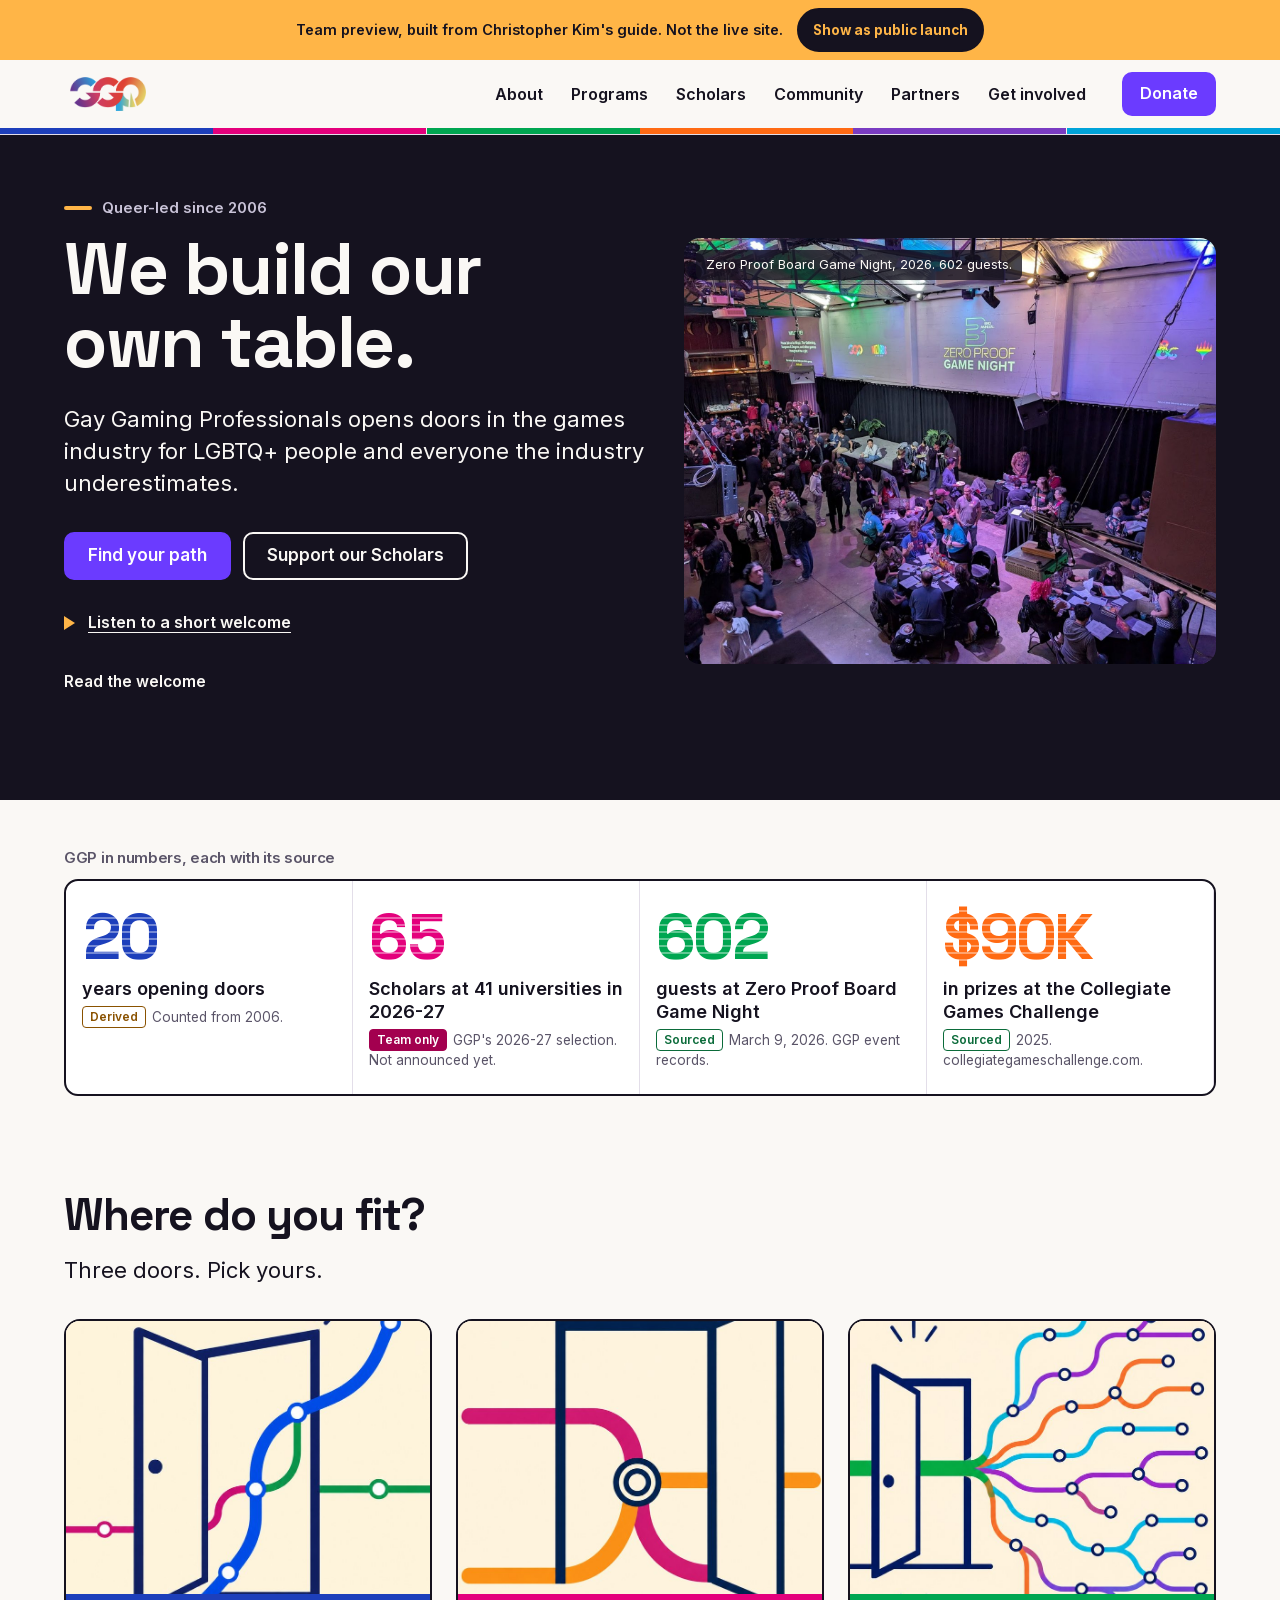
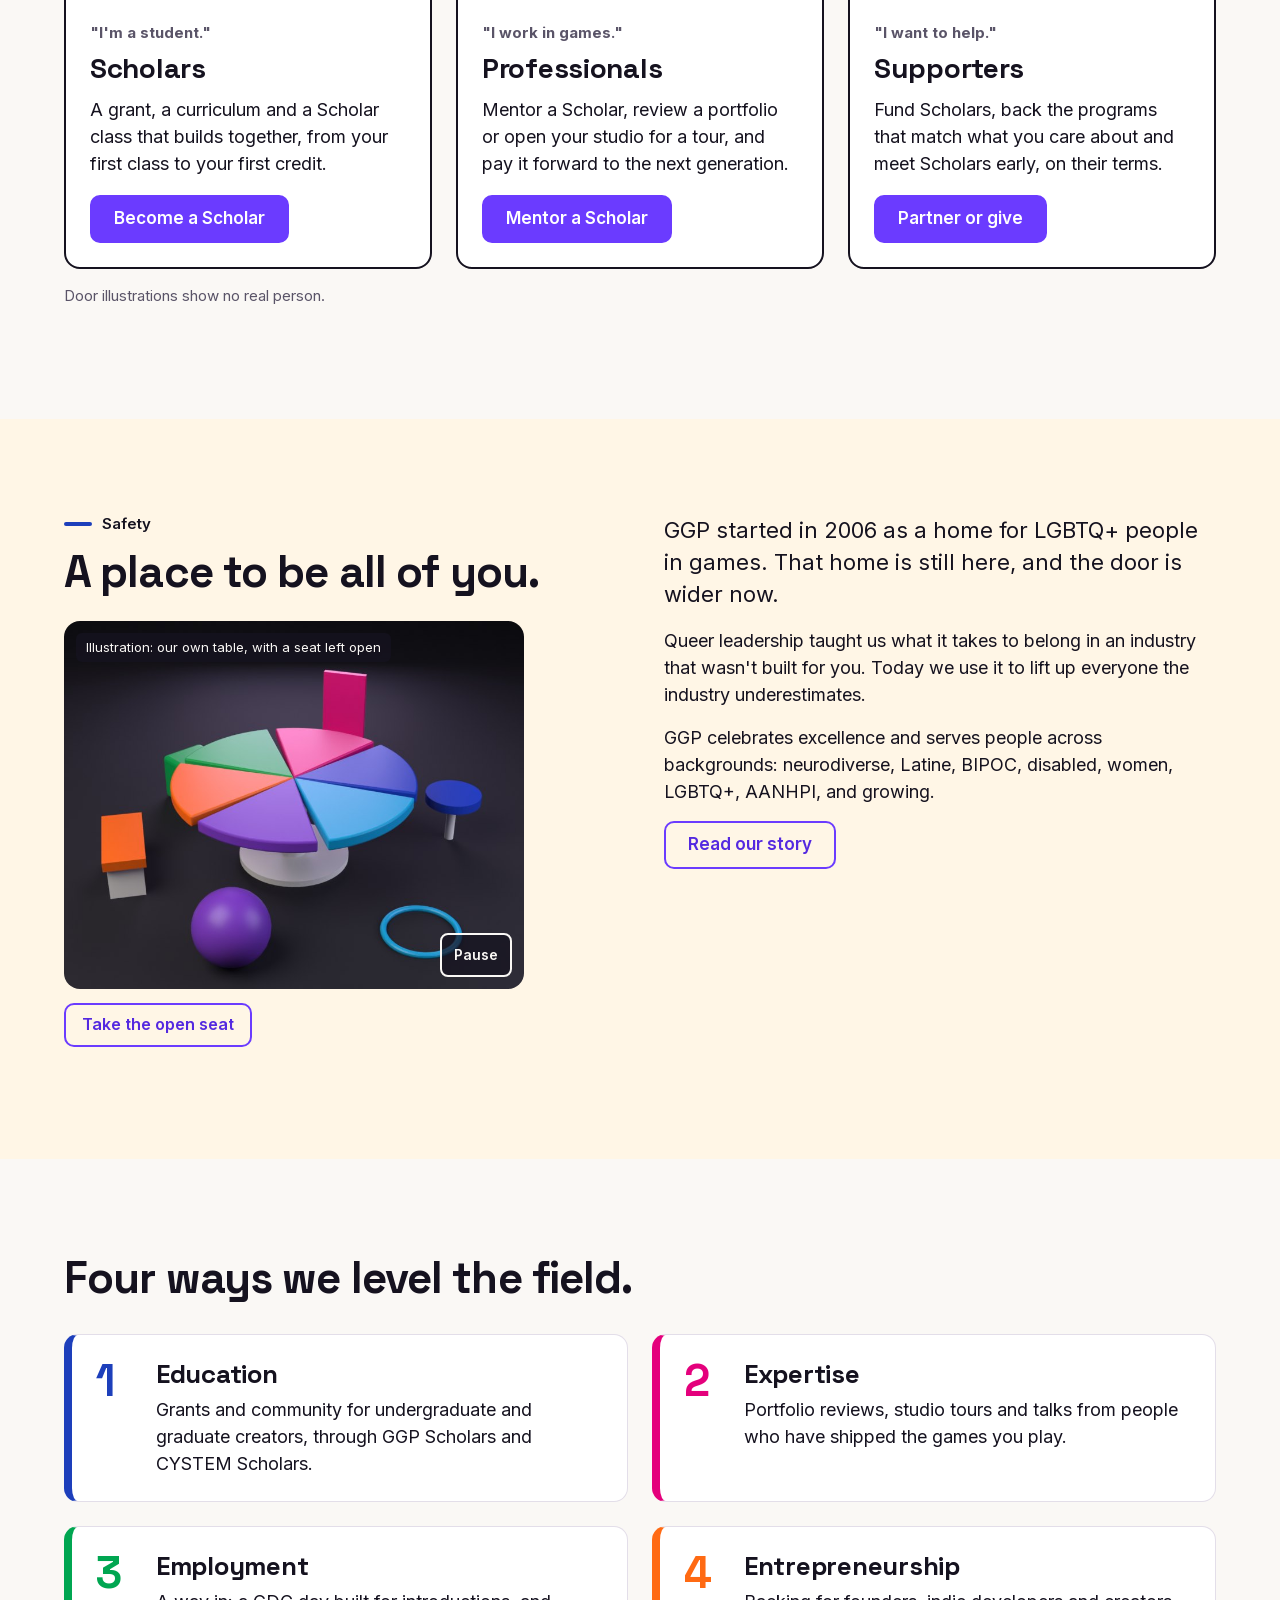
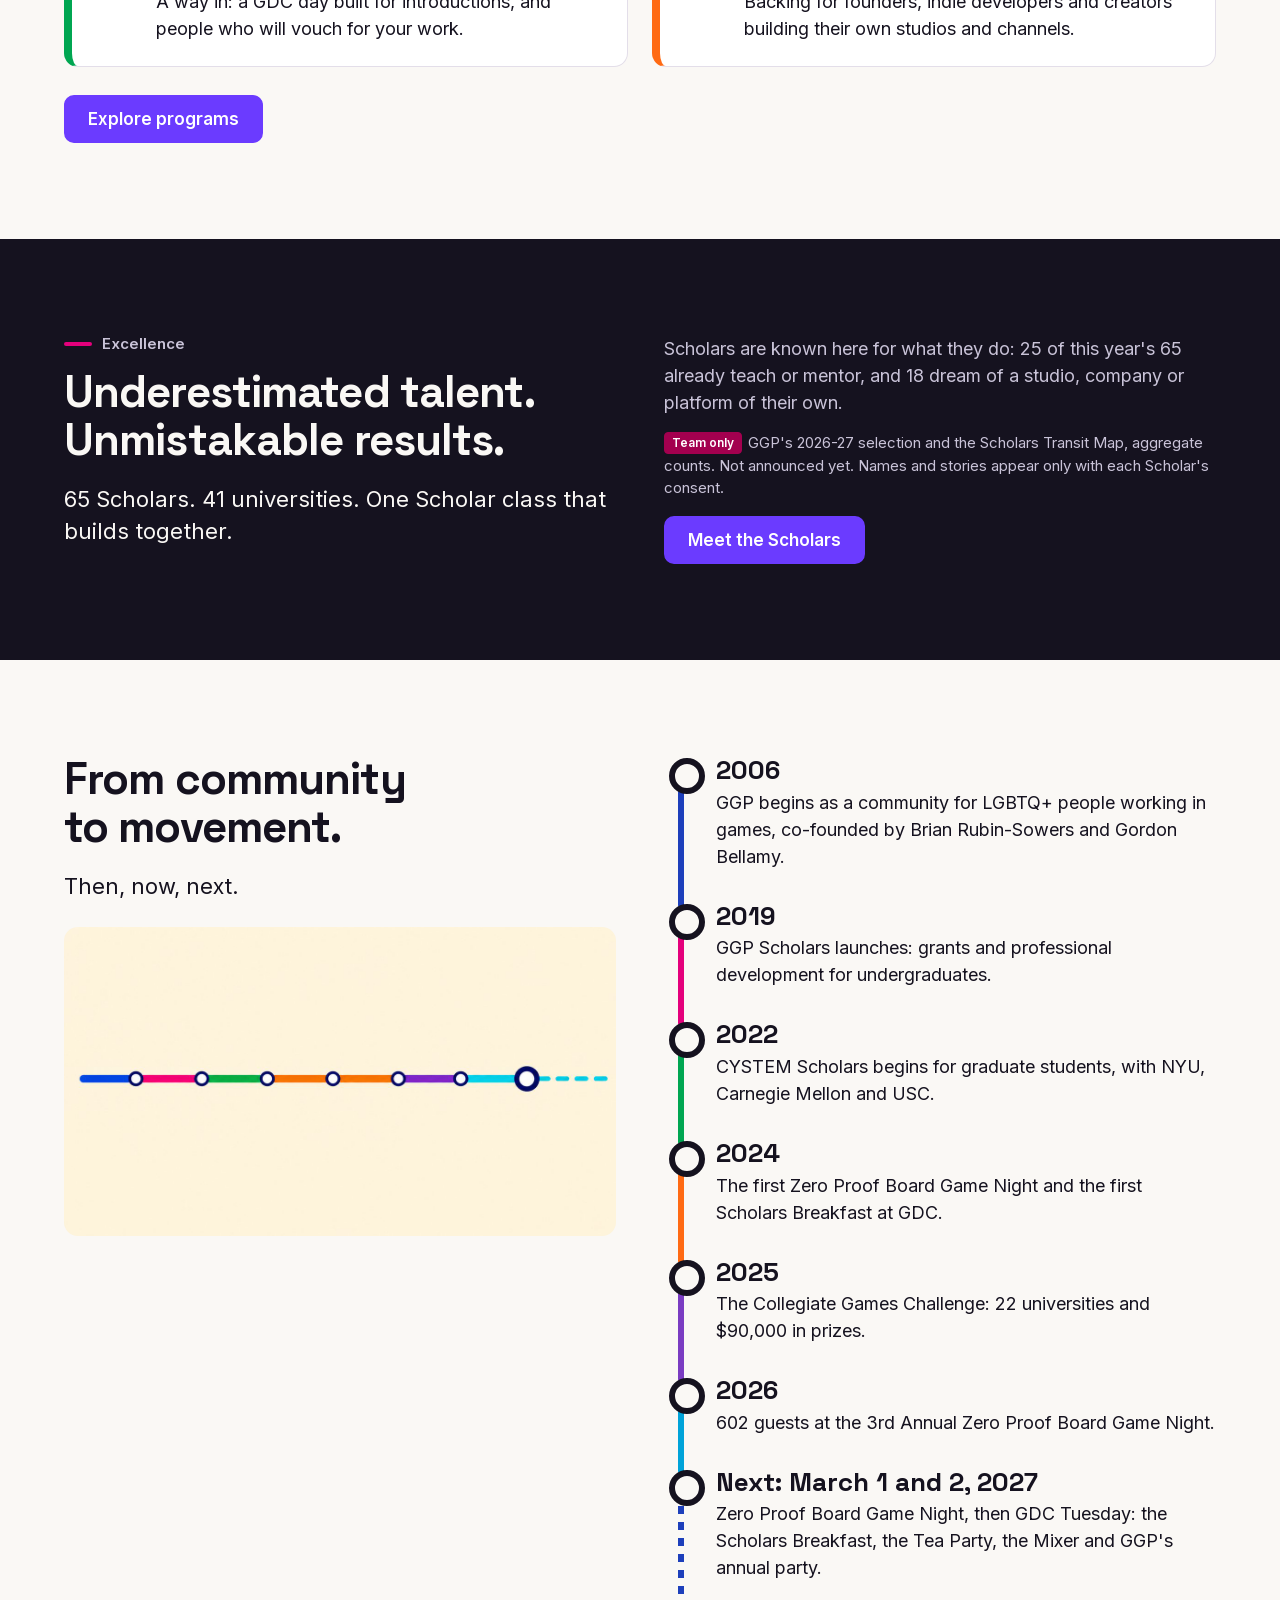
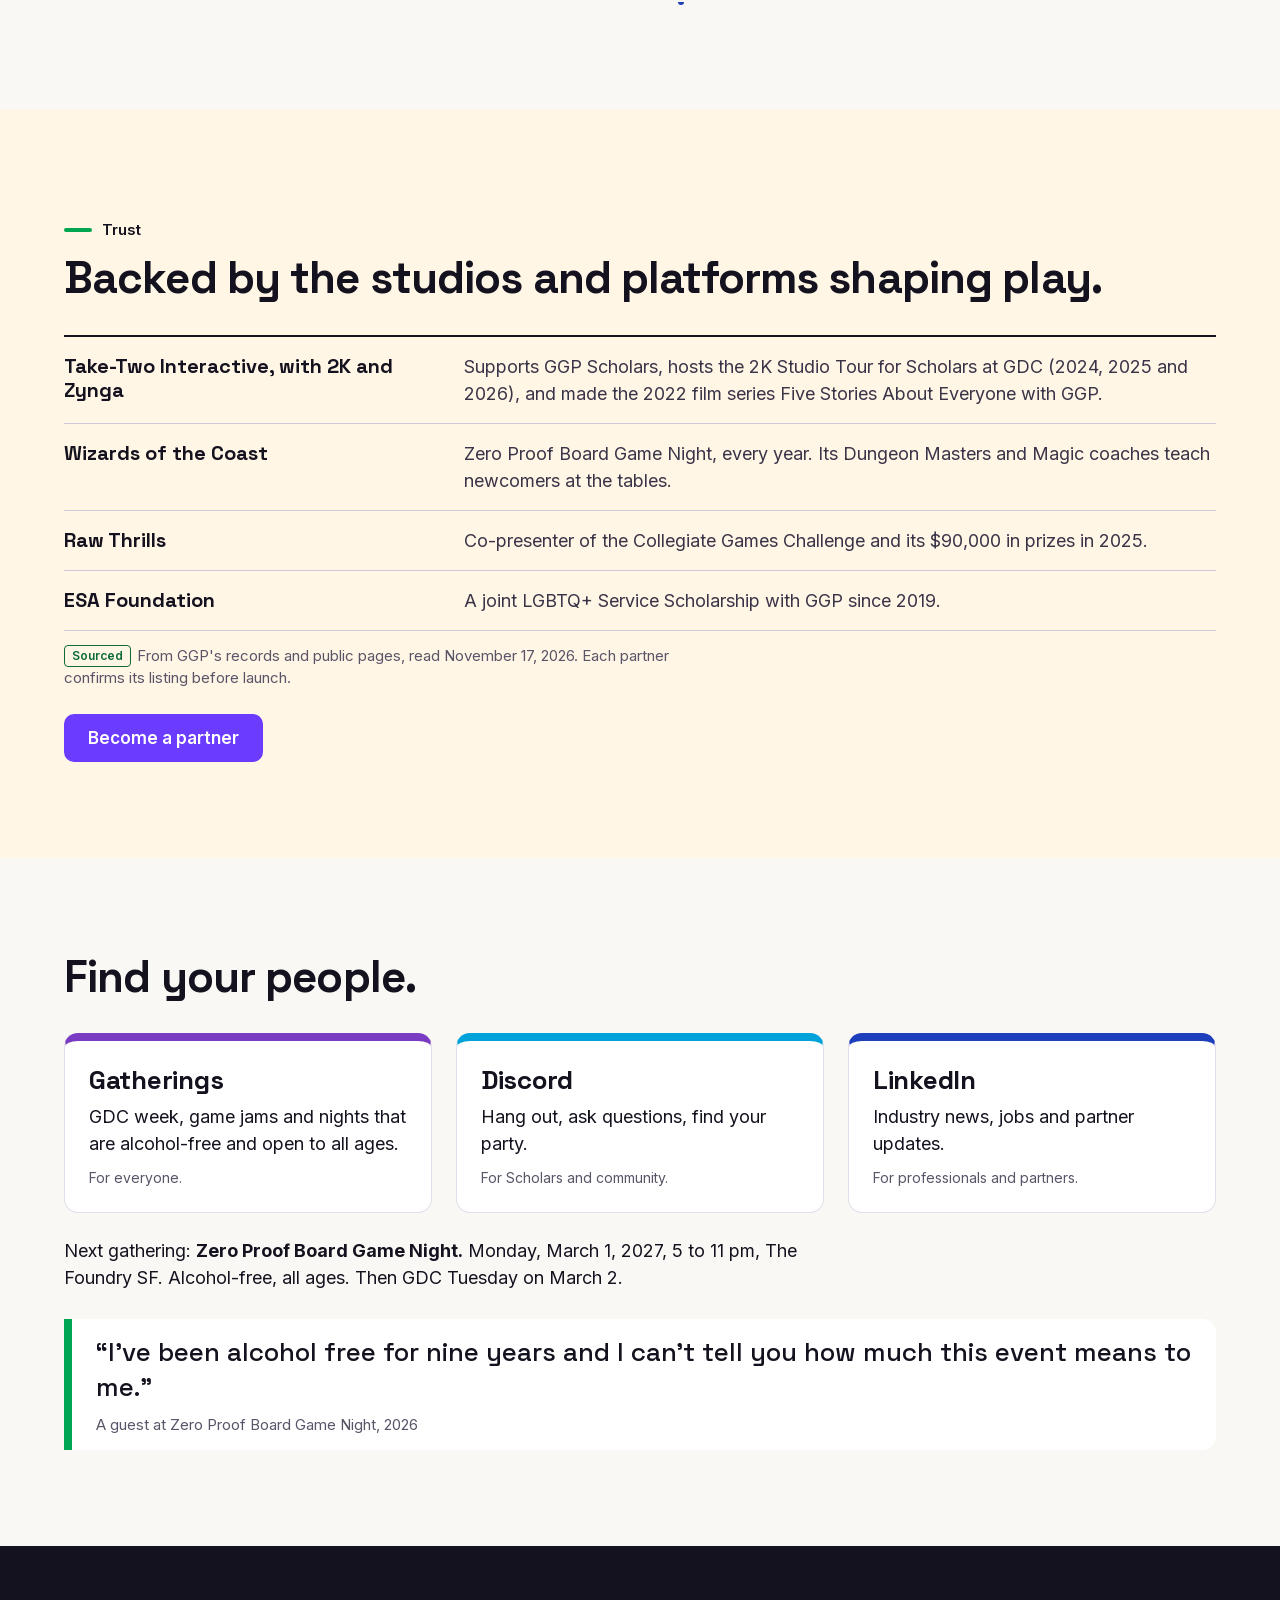
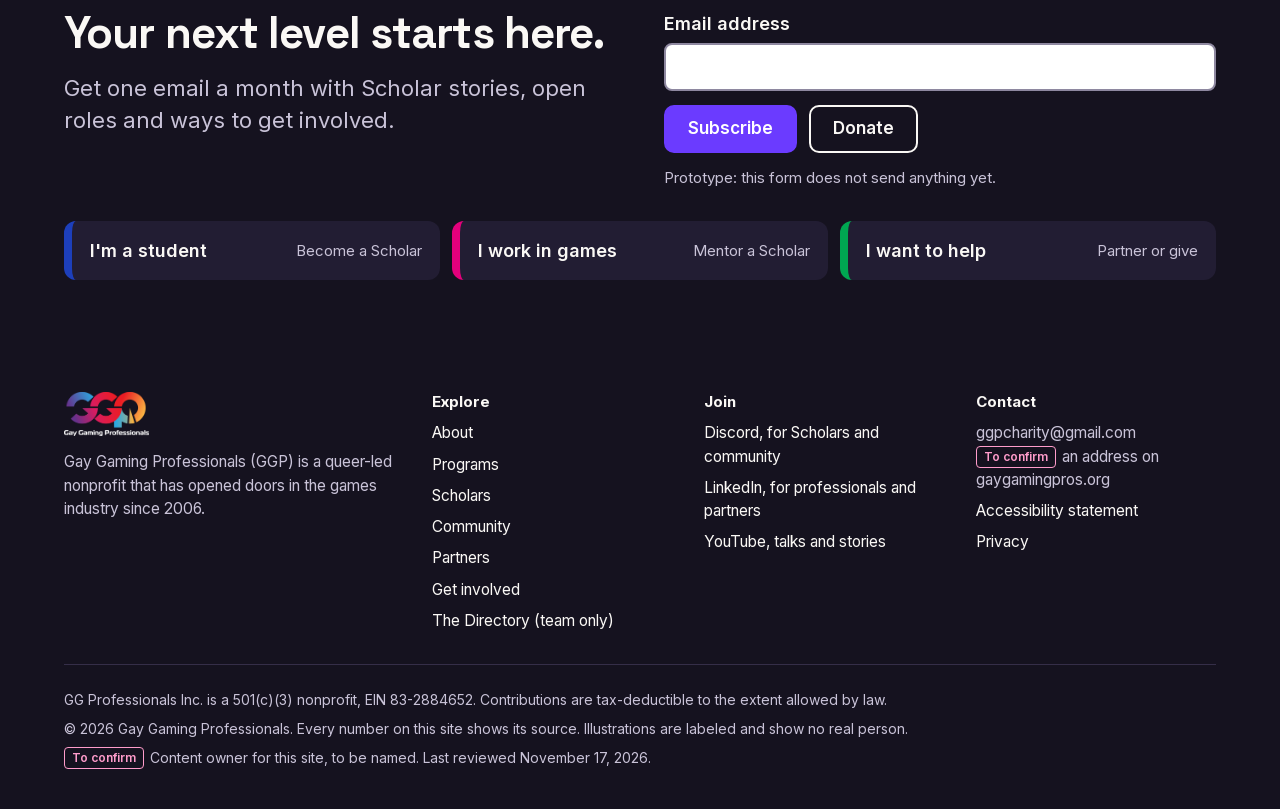
<file: index.html>
<!doctype html>
<!-- STYLE: Transit lines and a shared table. Ink, paper and electric violet from Christopher Kim's guide; the pride spectrum drawn only as six route lines; Space Grotesk display with lined numerals, Inter body; lines for people, cards for programs; one 3D table with six different seats and one left open | WHY: the guide asks for a confident games brand that happens to be a nonprofit, one family with the Scholars Transit Map and the Directory, with real structure a visitor can follow in one glance | ALT: photo-led nonprofit template with a rainbow gradient hero, which the guide rules out (no stock, pride as a signature and not wallpaper) -->
<html lang="en" class="no-js"><head><meta charset="utf-8"><meta name="viewport" content="width=device-width,initial-scale=1">
<title>Gay Gaming Professionals (GGP)</title><meta name="description" content="Gay Gaming Professionals opens doors in the games industry for LGBTQ+ people and everyone the industry underestimates."><meta name="robots" content="noindex,nofollow"><meta name="theme-color" content="#15121F">
<link rel="preload" href="a/SpaceGrotesk.woff2" as="font" type="font/woff2" crossorigin><link rel="preload" href="a/Inter.woff2" as="font" type="font/woff2" crossorigin>
<link rel="stylesheet" href="a/site.css"></head><body>
<a class="skip" href="#main">Skip to content</a>
<div class="preview"><div class="w"><span>Team preview, built from Christopher Kim's guide. Not the live site.</span> <button type="button" id="viewsw" class="vsw" aria-pressed="false">Show as public launch</button></div></div>
<header class="hdr"><div class="w"><a class="logo" href="index.html" aria-label="Gay Gaming Professionals, home"><img src="a/ggp-logo.png" alt="" width="88" height="40"></a>
<nav class="nav" aria-label="Main"><a href="about.html">About</a><a href="programs.html">Programs</a><a href="scholars.html">Scholars</a><a href="community.html">Community</a><a href="partners.html">Partners</a><a href="get-involved.html">Get involved</a></nav>
<a class="btn sm donate" href="get-involved.html#donate">Donate</a>
<button class="menu" id="menu" aria-expanded="false" aria-controls="drawer">Menu</button></div>
<nav class="drawer" id="drawer" aria-label="Main, mobile"><a href="about.html">About</a><a href="programs.html">Programs</a><a href="scholars.html">Scholars</a><a href="community.html">Community</a><a href="partners.html">Partners</a><a href="get-involved.html">Get involved</a></nav><div class="spectrum" aria-hidden="true"><i></i><i></i><i></i><i></i><i></i><i></i></div></header>
<div class="rail" aria-hidden="true"><i></i></div>
<main id="main">
<section class="hero ink"><div class="w"><div class="g"><div>
<p class="eyebrow" style="--line:var(--amber)">Queer-led since 2006</p>
<h1>We build our own table.</h1>
<p class="lede">Gay Gaming Professionals opens doors in the games industry for LGBTQ+ people and everyone the industry underestimates.</p>
<div class="row"><a class="btn" href="#doors">Find your path</a><a class="btn o" href="get-involved.html#donate">Support our Scholars</a></div>
<p style="margin-top:20px"><button class="linkbtn" id="listen" type="button">Listen to a short welcome</button></p><audio id="welcome" src="a/welcome.mp3" preload="none"></audio><details class="tr"><summary>Read the welcome</summary><p>Welcome to Gay Gaming Professionals. We are a queer-led nonprofit, and we have been opening doors in the games industry since 2006. We began by building a home for LGBTQ+ people in games. Today, that leadership lifts up everyone the industry underestimates. Whether you are a student, a working professional, or someone who wants to help, there is a seat for you. We build our own table. Pull up a chair.</p></details>
</div><figure class="stage"><img src="a/ph_room.jpg" alt="A large hall full of people playing board games at long tables under colored lights, with a Zero Proof Game Night sign on the wall." width="1600" height="1200"><figcaption class="cap">Zero Proof Board Game Night, 2026. 602 guests.</figcaption></figure></div></div></div></section>

<section aria-labelledby="hudh" style="padding-top:48px;padding-bottom:0"><div class="w"><h2 id="hudh" class="small" style="font:600 15px var(--body);color:var(--muted);margin-bottom:12px">GGP in numbers, each with its source</h2><div class="hud"><div class="stat" style="--c:var(--blue)"><b>20</b><span>years opening doors</span><small><span class="tagk d">Derived</span>Counted from 2006.</small></div><div class="stat team" style="--c:var(--magenta)"><b>65</b><span>Scholars at 41 universities in 2026-27</span><small><span class="tagk t">Team only</span>GGP&#x27;s 2026-27 selection. Not announced yet.</small></div><div class="stat pub" style="--c:var(--magenta)"><b>8th</b><span>year of GGP Scholars</span><small><span class="tagk s">Sourced</span>Launched 2019. GGP Vision 2026-27.</small></div><div class="stat" style="--c:var(--green)"><b>602</b><span>guests at Zero Proof Board Game Night</span><small><span class="tagk s">Sourced</span>March 9, 2026. GGP event records.</small></div><div class="stat" style="--c:var(--orange)"><b>$90K</b><span>in prizes at the Collegiate Games Challenge</span><small><span class="tagk s">Sourced</span>2025. collegiategameschallenge.com.</small></div></div></div></section>

<section id="doors" aria-labelledby="doorsh"><div class="w"><div class="head"><h2 id="doorsh">Where do you fit?</h2><p class="lede">Three doors. Pick yours.</p></div>
<div class="doors">
<article class="door l1 rv"><img src="a/door_scholars.jpg" alt="" width="800" height="1000"><div class="b"><p class="q">"I'm a student."</p><h3>Scholars</h3><p>A grant, a curriculum and a Scholar class that builds together, from your first class to your first credit.</p><a class="btn" href="scholars.html#apply">Become a Scholar</a></div></article>
<article class="door l2 rv"><img src="a/door_pros.jpg" alt="" width="800" height="1000"><div class="b"><p class="q">"I work in games."</p><h3>Professionals</h3><p>Mentor a Scholar, review a portfolio or open your studio for a tour, and pay it forward to the next generation.</p><a class="btn" href="community.html#mentor">Mentor a Scholar</a></div></article>
<article class="door l3 rv"><img src="a/door_supporters.jpg" alt="" width="800" height="1000"><div class="b"><p class="q">"I want to help."</p><h3>Supporters</h3><p>Fund Scholars, back the programs that match what you care about and meet Scholars early, on their terms.</p><a class="btn" href="get-involved.html#donate">Partner or give</a></div></article>
</div><p class="small" style="margin-top:16px">Door illustrations show no real person.</p></div></section>

<section class="cream" aria-labelledby="whyh"><div class="w two"><div><p class="eyebrow" style="--line:var(--blue)">Safety</p><h2 id="whyh">A place to be all of you.</h2><div class="stage tb" style="margin-top:24px"><video id="loop" autoplay muted loop playsinline poster="a/table.jpg" aria-label="A round table whose top is six colored sections, with five different seats around it and one place left open."><source src="a/table.mp4" type="video/mp4"></video><span class="cap">Illustration: our own table, with a seat left open</span><button class="pause" id="pause" type="button">Pause</button></div><p style="margin-top:14px"><a class="btn o sm" id="seat" href="#doors">Take the open seat</a></p></div>
<div><p class="lede">GGP started in 2006 as a home for LGBTQ+ people in games. That home is still here, and the door is wider now.</p><p>Queer leadership taught us what it takes to belong in an industry that wasn't built for you. Today we use it to lift up everyone the industry underestimates.</p><p>GGP celebrates excellence and serves people across backgrounds: neurodiverse, Latine, BIPOC, disabled, women, LGBTQ+, AANHPI, and growing.</p><a class="btn o" href="about.html">Read our story</a></div></div></section>

<section aria-labelledby="esh"><div class="w"><div class="head"><h2 id="esh">Four ways we level the field.</h2></div><div class="grid es"><a class="e l1 rv" href="education.html"><span class="n" aria-hidden="true">1</span><span><h3>Education</h3><p>Grants and community for undergraduate and graduate creators, through GGP Scholars and CYSTEM Scholars.</p></span></a><a class="e l2 rv" href="expertise.html"><span class="n" aria-hidden="true">2</span><span><h3>Expertise</h3><p>Portfolio reviews, studio tours and talks from people who have shipped the games you play.</p></span></a><a class="e l3 rv" href="employment.html"><span class="n" aria-hidden="true">3</span><span><h3>Employment</h3><p>A way in: a GDC day built for introductions, and people who will vouch for your work.</p></span></a><a class="e l4 rv" href="entrepreneurship.html"><span class="n" aria-hidden="true">4</span><span><h3>Entrepreneurship</h3><p>Backing for founders, indie developers and creators building their own studios and channels.</p></span></a></div><div class="row" style="margin-top:28px"><a class="btn" href="programs.html">Explore programs</a></div></div></section>

<section class="ink" aria-labelledby="exh"><div class="w two"><div><p class="eyebrow" style="--line:var(--magenta)">Excellence</p><h2 id="exh">Underestimated talent. Unmistakable results.</h2><p class="lede team" style="margin-top:20px">65 Scholars. 41 universities. One Scholar class that builds together.</p><p class="lede pub" style="margin-top:20px">Two programs. One Scholar class that builds together.</p></div>
<div><p class="team">Scholars are known here for what they do: 25 of this year's 65 already teach or mentor, and 18 dream of a studio, company or platform of their own.</p><p class="pub">Scholars are known here for what they do: the games they make, the clubs they run and the younger students they teach.</p><p class="small team" style="color:var(--onink-m)"><span class="tagk t">Team only</span>GGP's 2026-27 selection and the Scholars Transit Map, aggregate counts. Not announced yet. Names and stories appear only with each Scholar's consent.</p><a class="btn" href="scholars.html">Meet the Scholars</a></div></div></section>

<section aria-labelledby="tlh"><div class="w two"><div><h2 id="tlh">From community to movement.</h2><p class="lede" style="margin-top:20px">Then, now, next.</p><img src="a/route.jpg" alt="" width="1200" height="672" loading="lazy" style="border-radius:14px;margin-top:24px"></div><ol class="route draw"><li class="l1"><b>2006</b><span>GGP begins as a community for LGBTQ+ people working in games, co-founded by Brian Rubin-Sowers and Gordon Bellamy.</span></li><li class="l2"><b>2019</b><span>GGP Scholars launches: grants and professional development for undergraduates.</span></li><li class="l3"><b>2022</b><span>CYSTEM Scholars begins for graduate students, with NYU, Carnegie Mellon and USC.</span></li><li class="l4"><b>2024</b><span>The first Zero Proof Board Game Night and the first Scholars Breakfast at GDC.</span></li><li class="l5"><b>2025</b><span>The Collegiate Games Challenge: 22 universities and $90,000 in prizes.</span></li><li class="l6"><b>2026</b><span>602 guests at the 3rd Annual Zero Proof Board Game Night.</span></li><li class="l1"><b>Next: March 1 and 2, 2027</b><span>Zero Proof Board Game Night, then GDC Tuesday: the Scholars Breakfast, the Tea Party, the Mixer and GGP's annual party.</span></li></ol></div></section>

<section class="cream" aria-labelledby="trh"><div class="w"><div class="head"><p class="eyebrow" style="--line:var(--green)">Trust</p><h2 id="trh">Backed by the studios and platforms shaping play.</h2></div>
<ul class="made"><li><b>Take-Two Interactive, with 2K and Zynga</b><span>Supports GGP Scholars, hosts the 2K Studio Tour for Scholars at GDC (2024, 2025 and 2026), and made the 2022 film series Five Stories About Everyone with GGP.</span></li><li><b>Wizards of the Coast</b><span>Zero Proof Board Game Night, every year. Its Dungeon Masters and Magic coaches teach newcomers at the tables.</span></li><li><b>Raw Thrills</b><span>Co-presenter of the Collegiate Games Challenge and its $90,000 in prizes in 2025.</span></li><li><b>ESA Foundation</b><span>A joint LGBTQ+ Service Scholarship with GGP since 2019.</span></li></ul><p class="small" style="margin-top:14px"><span class="tagk s">Sourced</span>From GGP&#x27;s records and public pages, read November 17, 2026. Each partner confirms its listing before launch.</p>
<div class="row" style="margin-top:24px"><a class="btn" href="partners.html">Become a partner</a></div></div></section>

<section aria-labelledby="comh"><div class="w"><div class="head"><h2 id="comh">Find your people.</h2></div><div class="cards c3">
<a class="tile l5 rv" href="community.html"><h3>Gatherings</h3><p>GDC week, game jams and nights that are alcohol-free and open to all ages.</p><p class="for">For everyone.</p></a>
<a class="tile l6 rv" href="https://discord.gg/Cm4zwU7PJN"><h3>Discord</h3><p>Hang out, ask questions, find your party.</p><p class="for">For Scholars and community.</p></a>
<a class="tile l1 rv" href="https://www.linkedin.com/company/gaygamingpros"><h3>LinkedIn</h3><p>Industry news, jobs and partner updates.</p><p class="for">For professionals and partners.</p></a></div>
<p style="margin-top:24px">Next gathering: <b>Zero Proof Board Game Night.</b> Monday, March 1, 2027, 5 to 11 pm, The Foundry SF. Alcohol-free, all ages. Then GDC Tuesday on March 2.</p><blockquote class="quote l3" style="margin-top:28px">&ldquo;I&#x27;ve been alcohol free for nine years and I can&#x27;t tell you how much this event means to me.&rdquo;<cite>A guest at Zero Proof Board Game Night, 2026</cite></blockquote></div></section>

<section class="band" aria-labelledby="nlh"><div class="w"><div class="two"><div><h2 id="nlh">Your next level starts here.</h2><p class="lede" style="margin-top:16px">Get one email a month with Scholar stories, open roles and ways to get involved.</p></div>
<form data-proto aria-describedby="pn1" aria-label="Newsletter"><label for="nl">Email address<input id="nl" type="email" autocomplete="email" required></label><div class="row"><button class="btn" type="submit" disabled>Subscribe</button><a class="btn o" href="get-involved.html#donate">Donate</a></div><p class="small proto" id="pn1">Prototype: this form does not send anything yet.</p></form></div>
<div class="mini"><a class="l1" href="scholars.html#apply">I'm a student <span>Become a Scholar</span></a><a class="l2" href="community.html#mentor">I work in games <span>Mentor a Scholar</span></a><a class="l3" href="get-involved.html#donate">I want to help <span>Partner or give</span></a></div></div></section></main>
<footer class="ftr"><div class="w"><div class="g">
<div><a class="logo" href="index.html" aria-label="Gay Gaming Professionals, home"><img src="a/ggp-logo-white.png" alt="" width="88" height="46"></a><p style="margin-top:14px;color:var(--onink-m)">Gay Gaming Professionals (GGP) is a queer-led nonprofit that has opened doors in the games industry since 2006.</p></div>
<div><h2>Explore</h2><ul><li><a href="about.html">About</a></li><li><a href="programs.html">Programs</a></li><li><a href="scholars.html">Scholars</a></li><li><a href="community.html">Community</a></li><li><a href="partners.html">Partners</a></li><li><a href="get-involved.html">Get involved</a></li><li class="team"><a href="directory.html">The Directory (team only)</a></li></ul></div>
<div><h2>Join</h2><ul><li><a href="https://discord.gg/Cm4zwU7PJN">Discord, for Scholars and community</a></li><li><a href="https://www.linkedin.com/company/gaygamingpros">LinkedIn, for professionals and partners</a></li><li><a href="https://www.youtube.com/@gaygamingpros">YouTube, talks and stories</a></li></ul></div>
<div><h2>Contact</h2><ul><li>ggpcharity@gmail.com<span class="team"> <span class="tagk c">To confirm</span>an address on gaygamingpros.org</span></li><li><a href="accessibility.html">Accessibility statement</a></li><li><a href="accessibility.html#privacy">Privacy</a></li></ul></div>
</div><div class="legal"><p>GG Professionals Inc. is a 501(c)(3) nonprofit, EIN 83-2884652. Contributions are tax-deductible to the extent allowed by law.</p><p>&copy; <span data-year>2026</span> Gay Gaming Professionals. Every number on this site shows its source. Illustrations are labeled and show no real person.</p><p class="team"><span class="tagk c">To confirm</span>Content owner for this site, to be named. Last reviewed November 17, 2026.</p></div></div></footer>
<script src="a/site.js"></script></body></html>
</file>
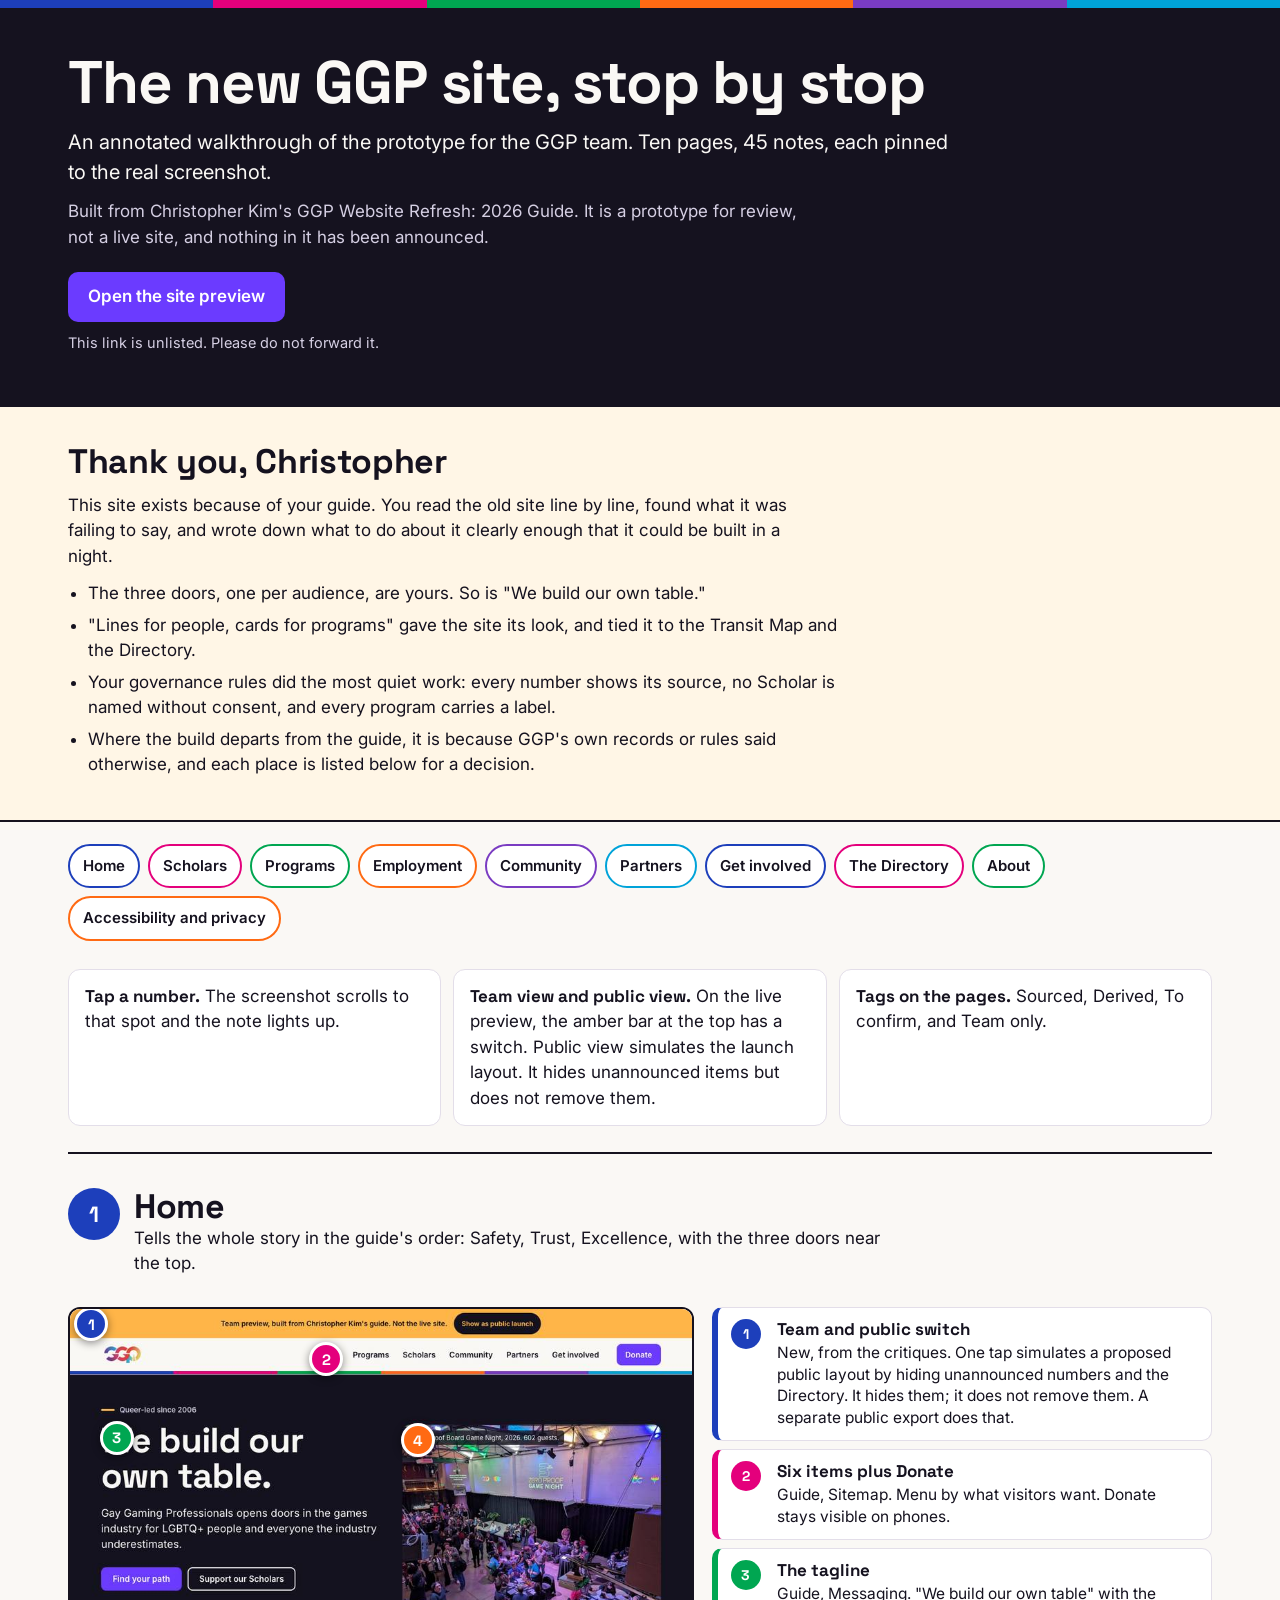
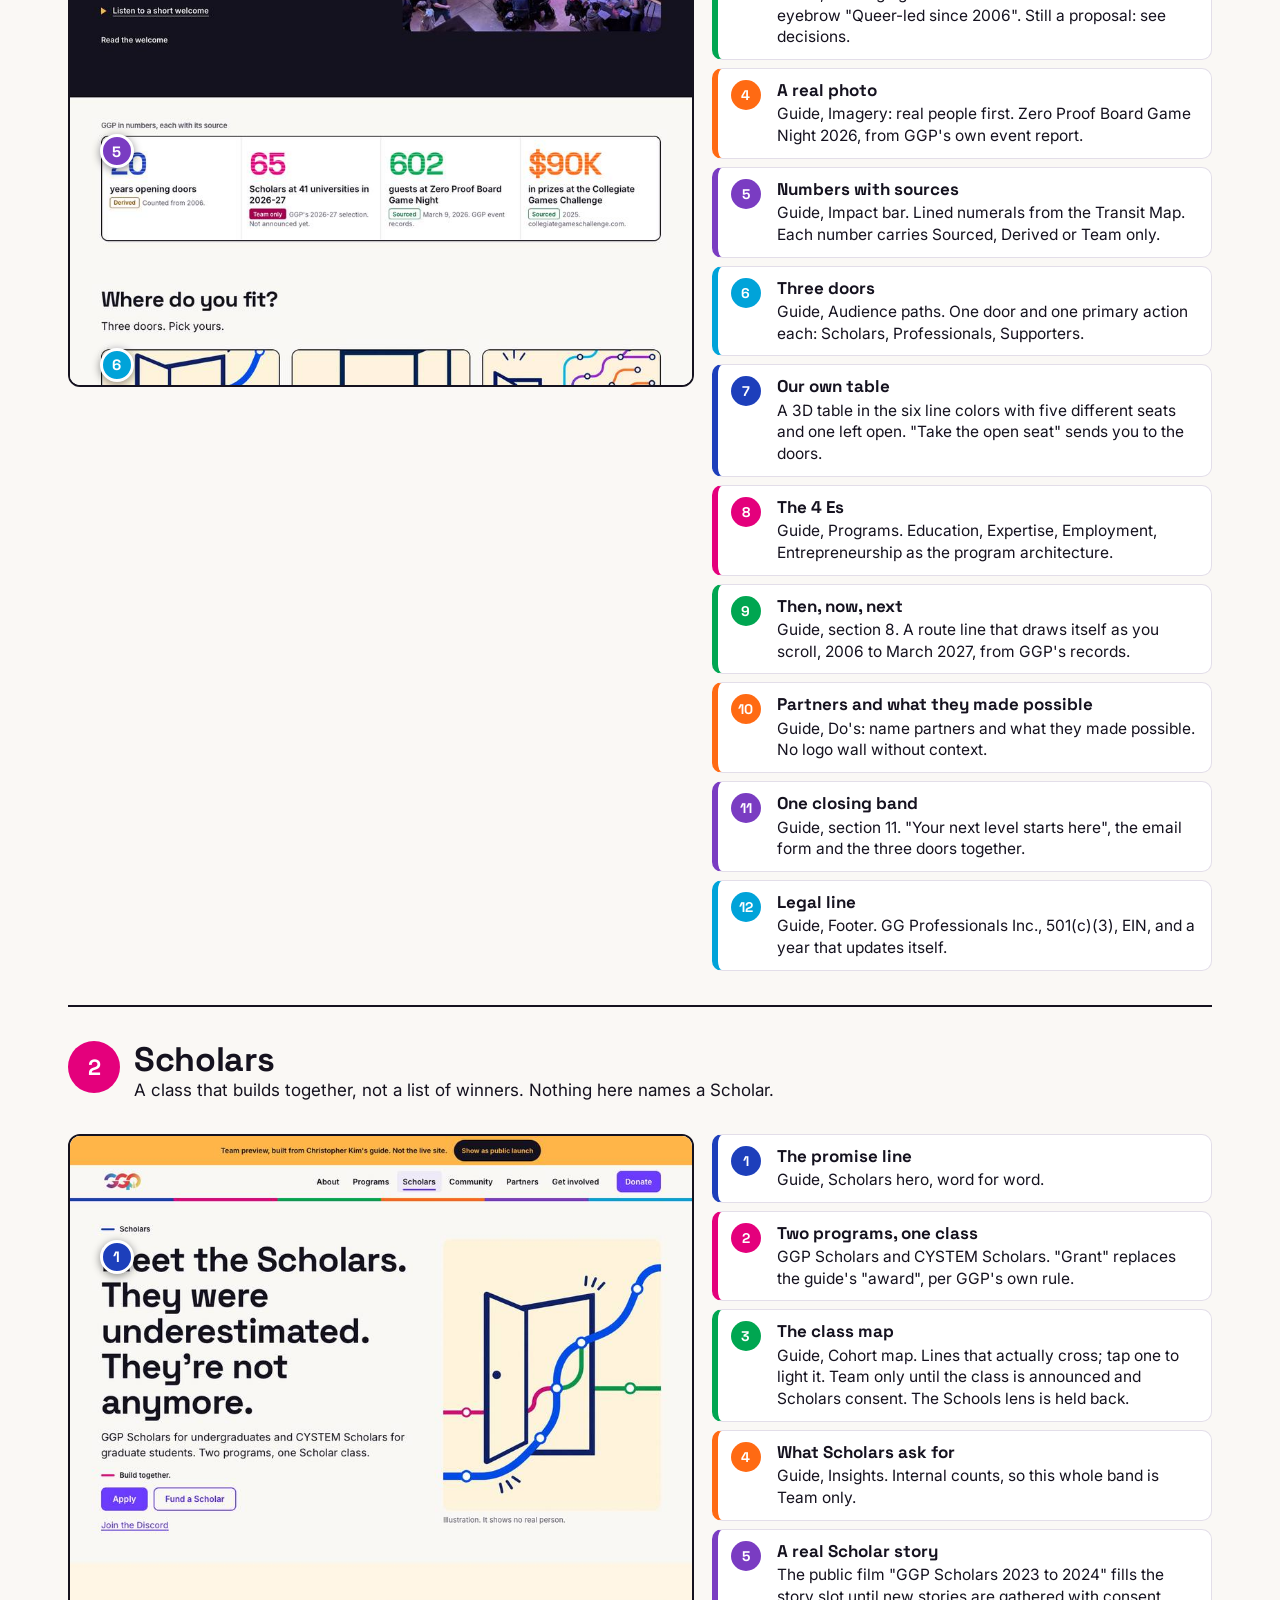
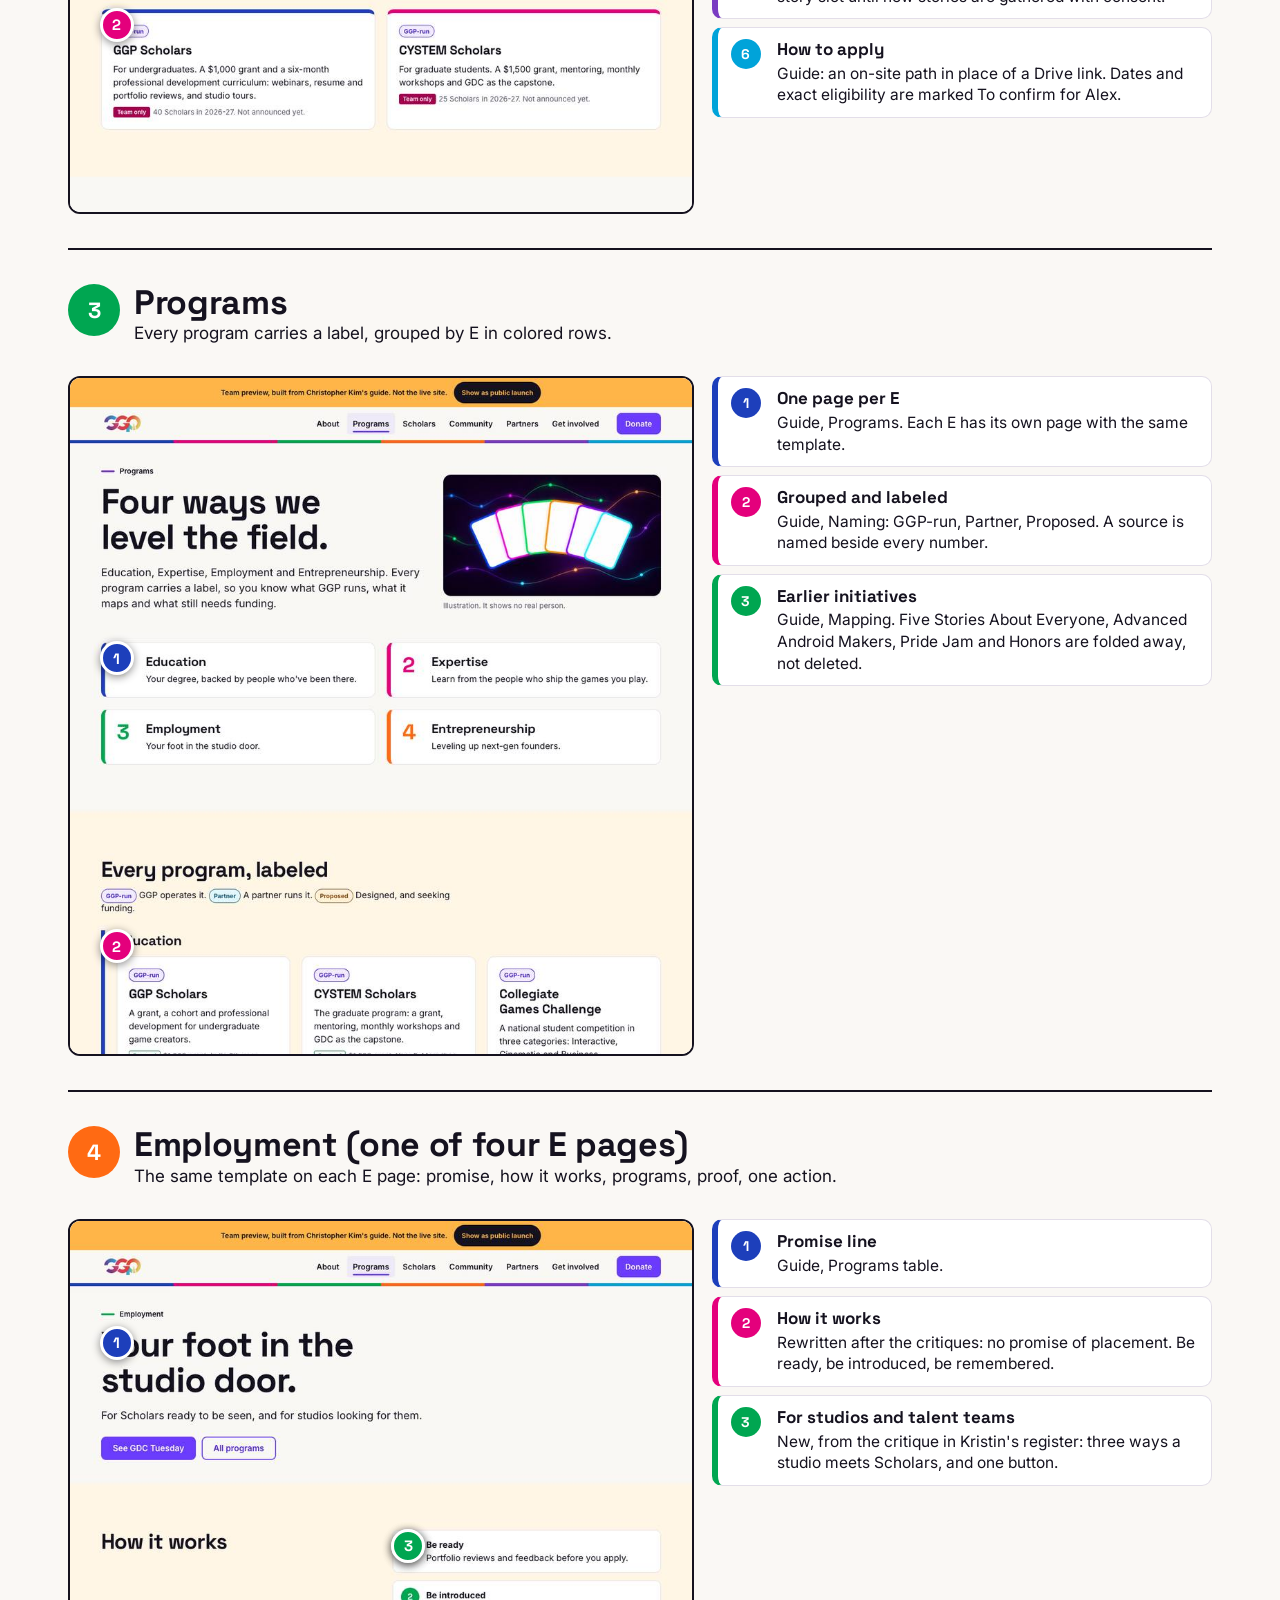
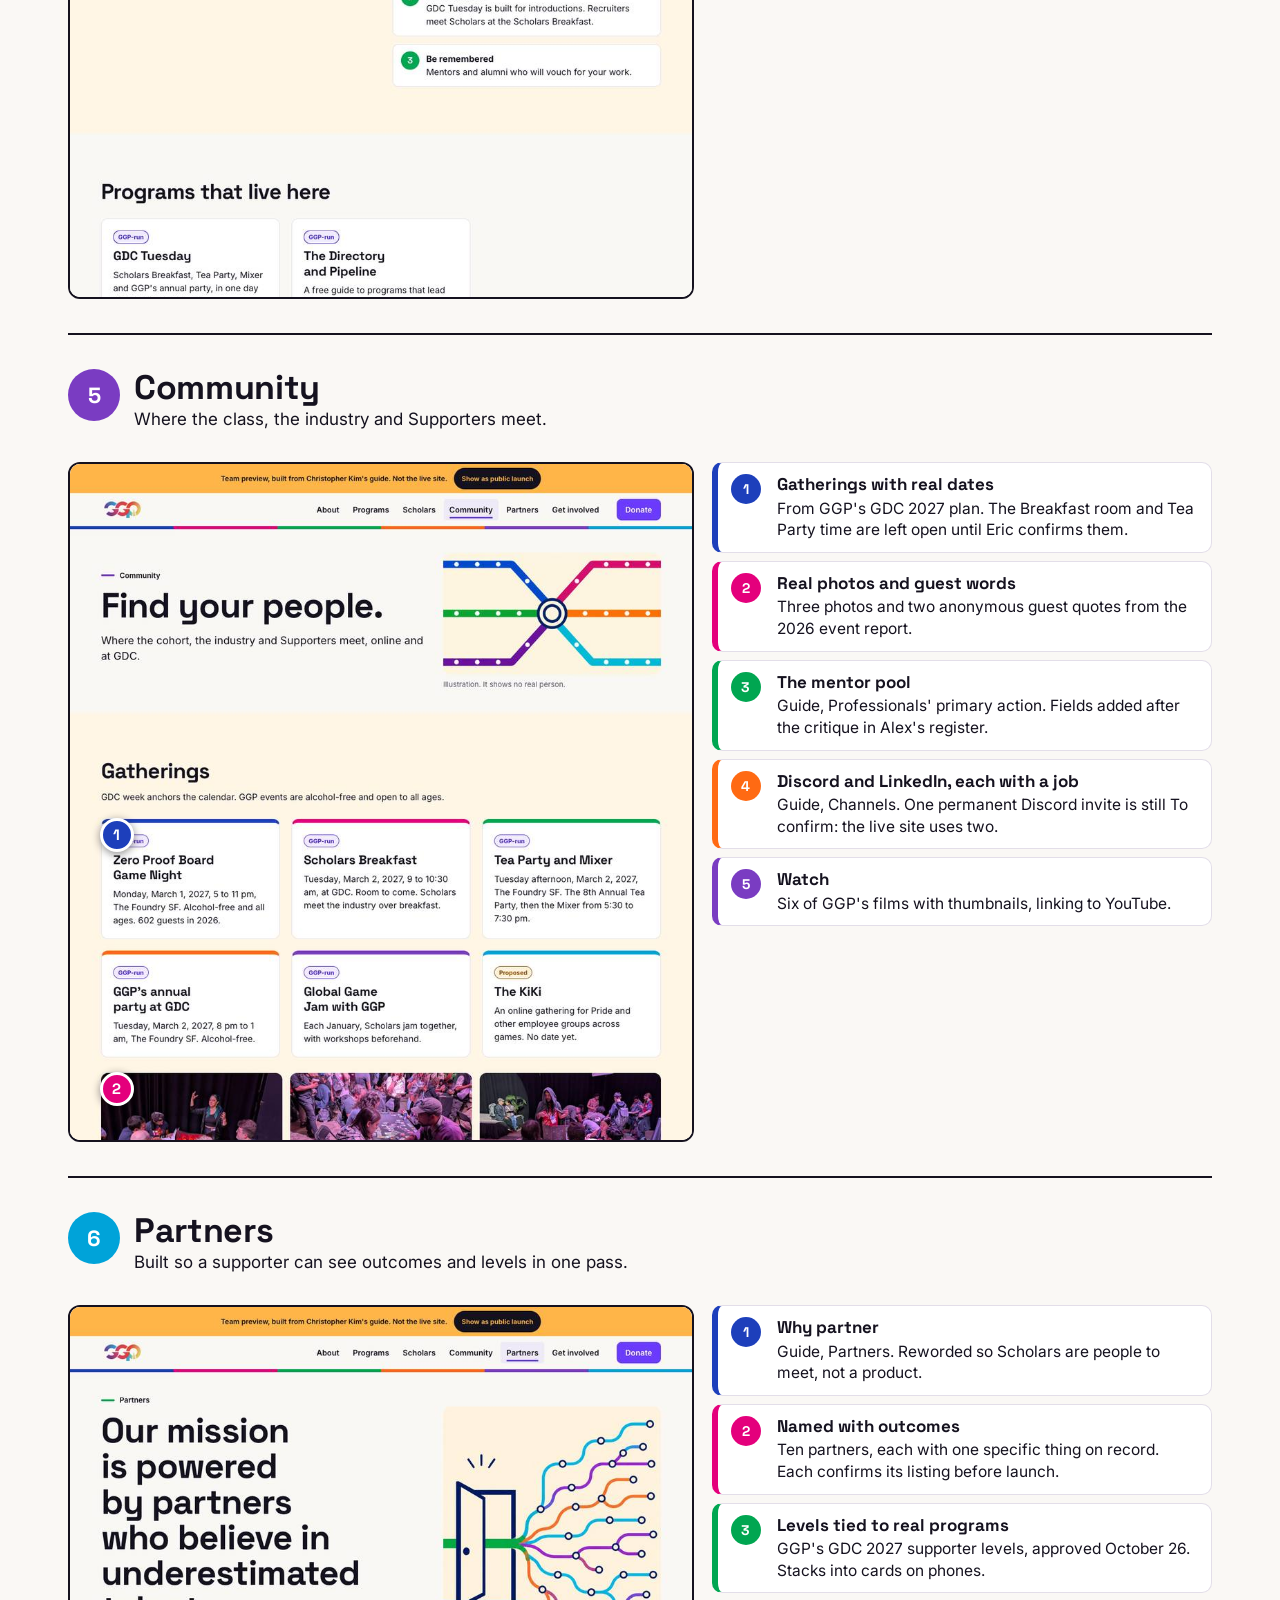
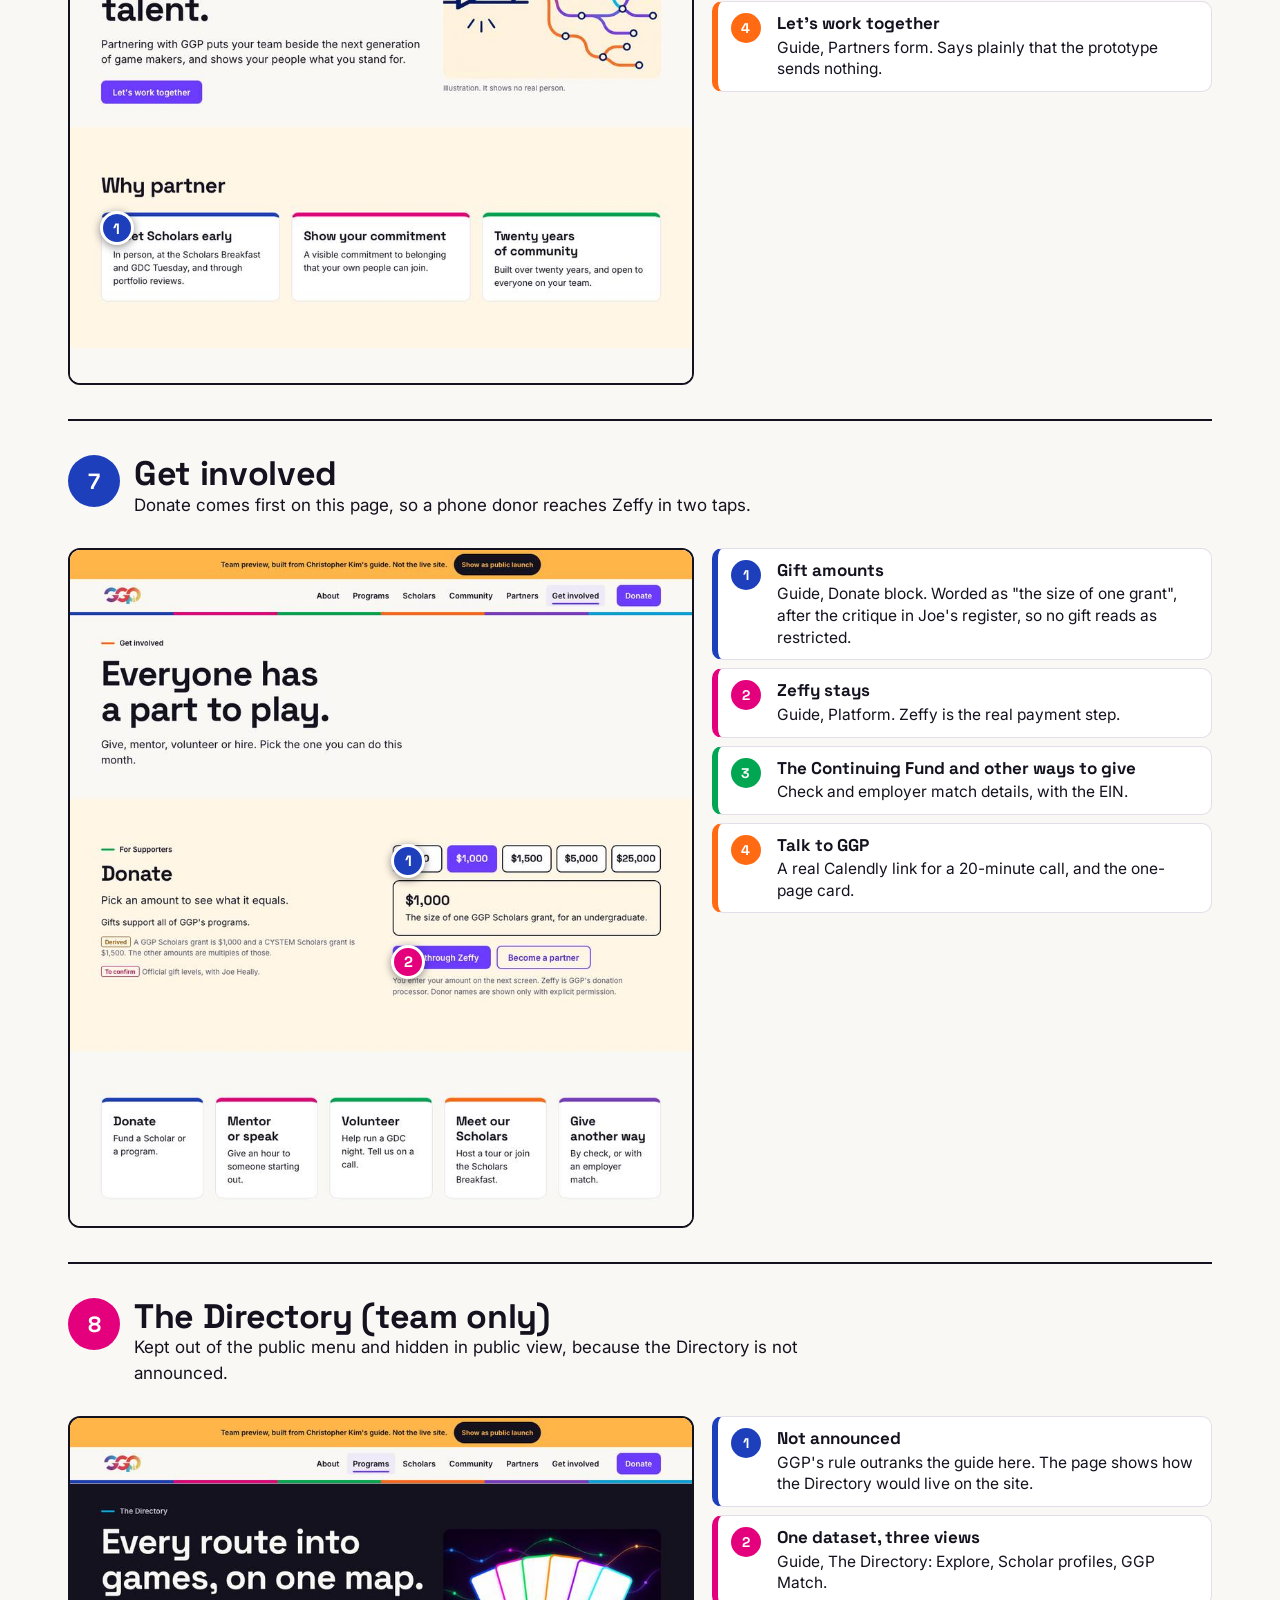
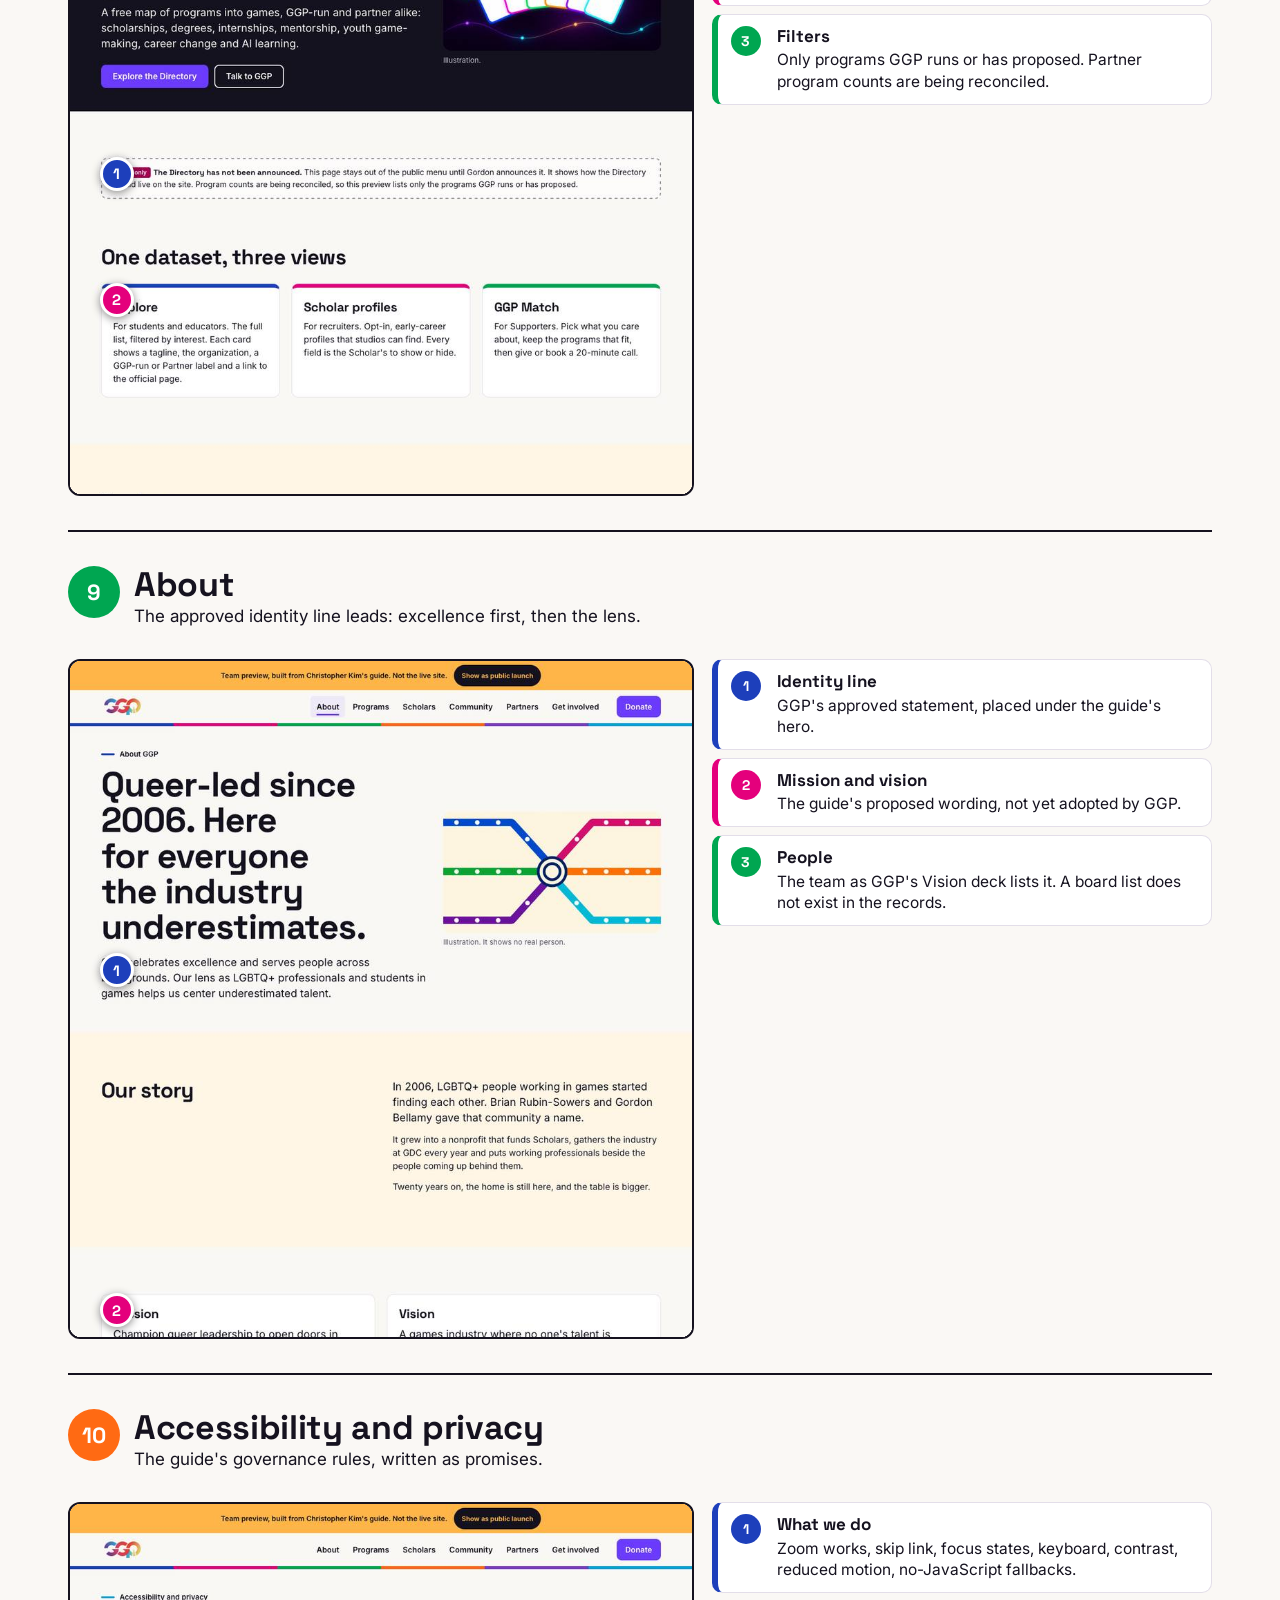
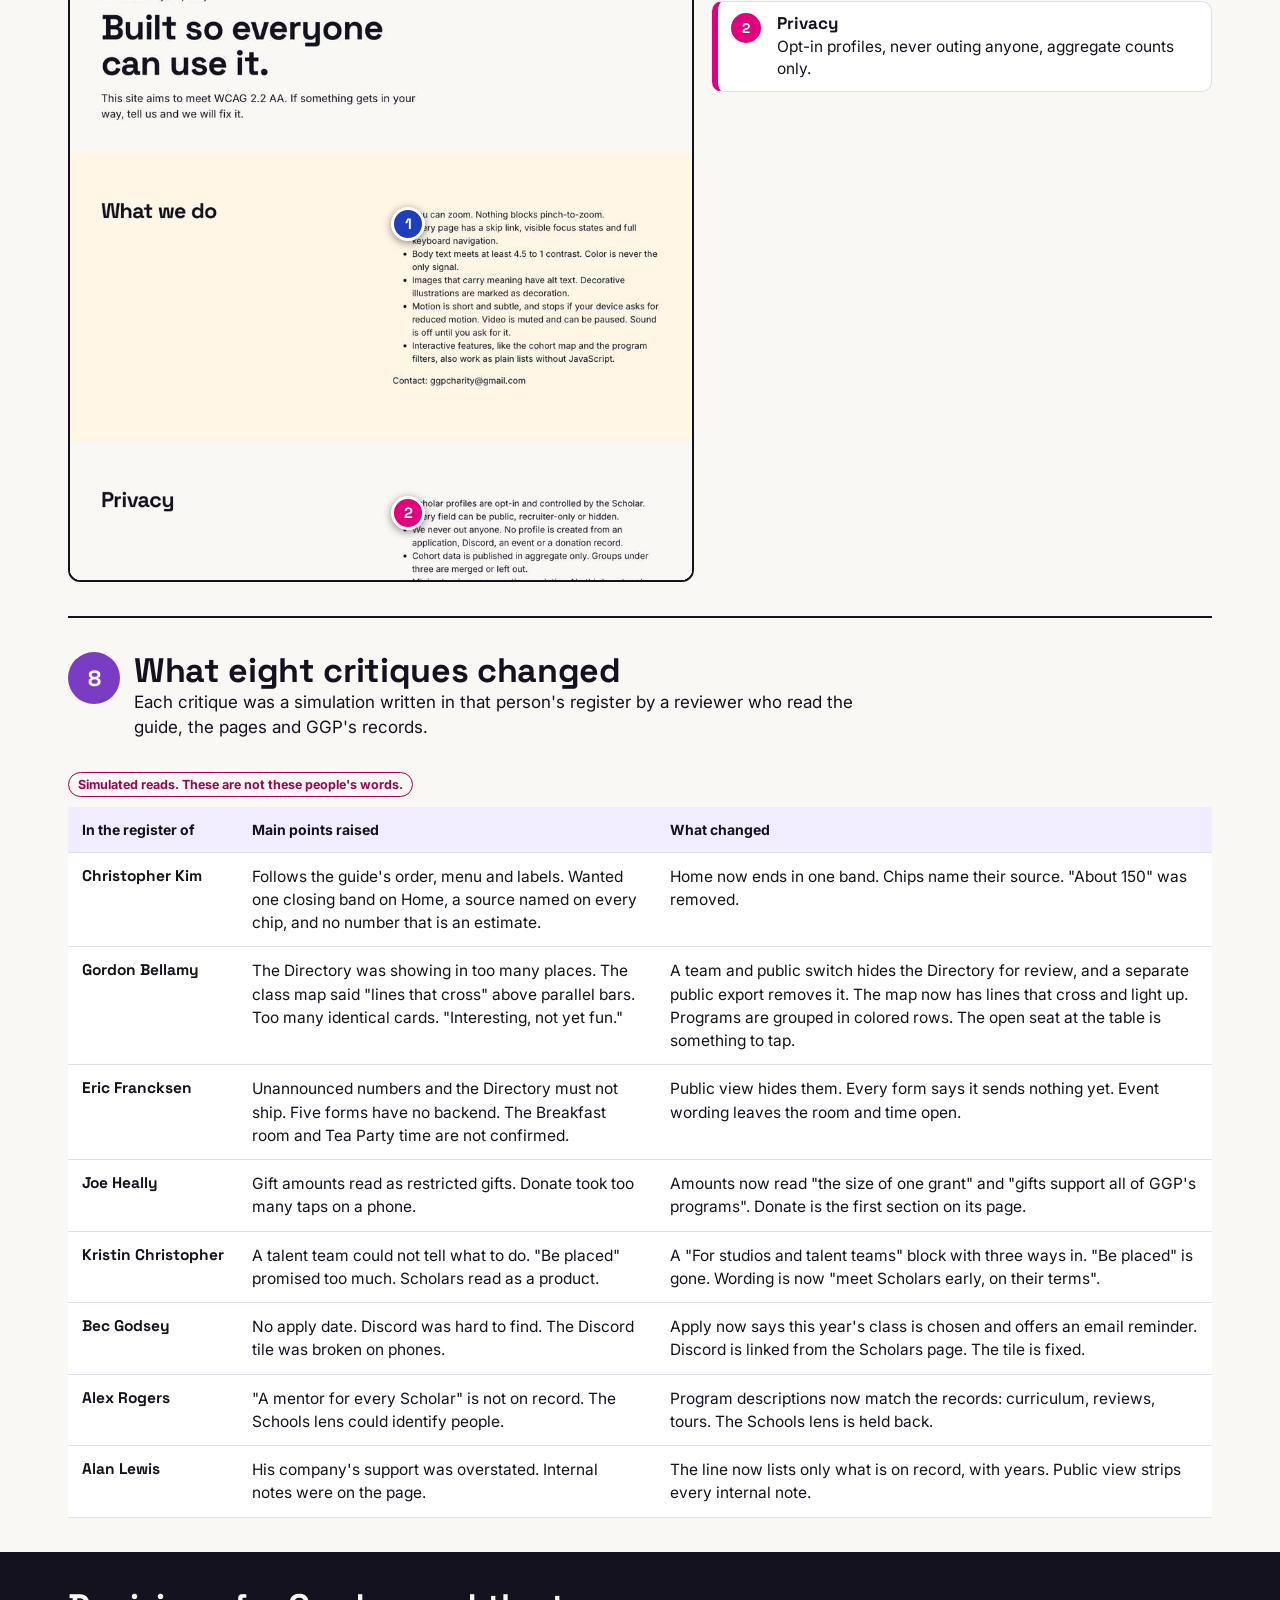
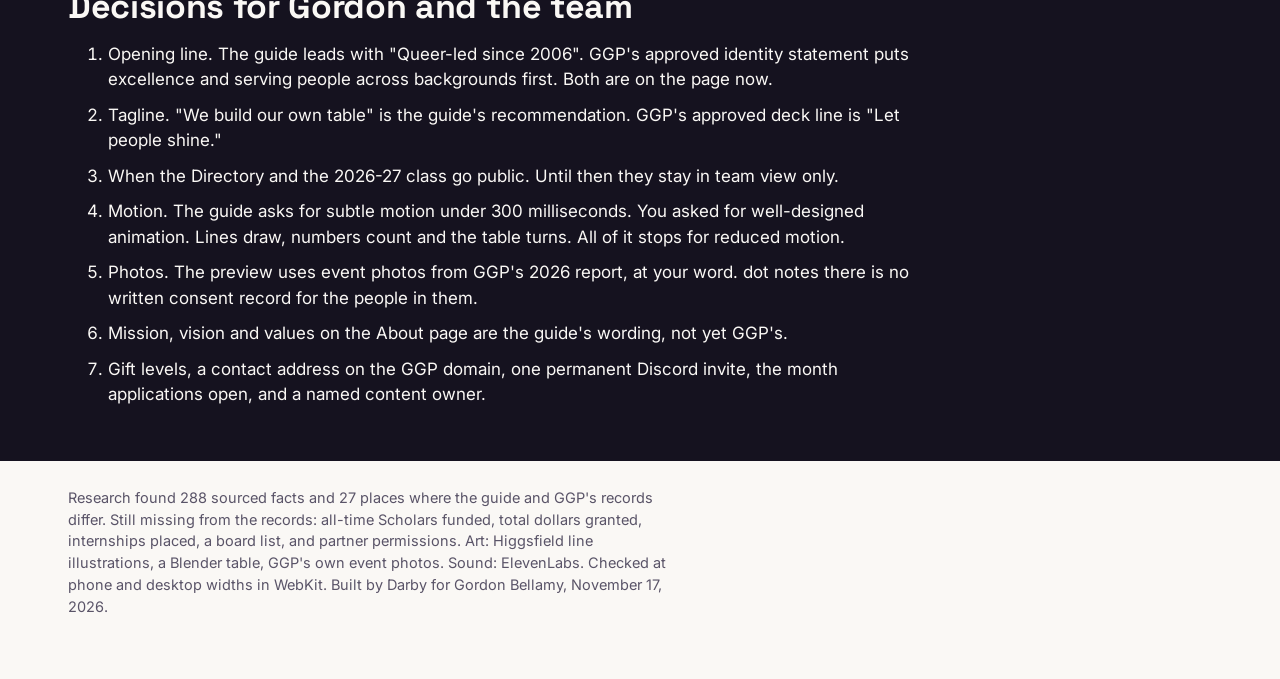
<file: walkthrough/index.html>
<!doctype html><html lang="en"><head><meta charset="utf-8"><meta name="viewport" content="width=device-width,initial-scale=1,viewport-fit=cover"><meta name="robots" content="noindex,nofollow"><style>body{margin:0}img{max-width:100%}[hidden]{display:none!important}</style></head><body><!-- STYLE: Transit guide in the site's own system, ink and paper with six line colors, numbered pins on real screenshots beside matching notes | WHY: the team should see the actual pages and tap a number to land on the exact spot each note is about | ALT: a slide deck of cropped screenshots, easier to present but it hides how the pages flow -->
<title>GGP Site Walkthrough</title>
<meta name="claude:viewport-fit-sides" content="cover">
<link rel="stylesheet" href="https://fonts.googleapis.com/css2?family=Space+Grotesk:wght@500;700&family=Inter:wght@400;600;700&display=swap">
<style>
/* Layout: a transit guide. Each page is a stop; each numbered pin is a note on the real screenshot. */
:root{--bg:#FAF8F5;--fg:#15121F;--muted:#5A5468;--card:#FFFFFF;--rule:#E3DEE9;--sig:#5429E0;--ink:#15121F;--onink:#FAF8F5;--cream:#FFF6E6;--display:"Space Grotesk",system-ui,sans-serif;--body:"Inter",system-ui,sans-serif;color-scheme:light}
*{box-sizing:border-box}body{margin:0;background:var(--bg);color:var(--fg);font:17px/1.5 var(--body)}
.w{max-width:1180px;margin:0 auto;padding-left:max(18px,env(safe-area-inset-left,0px));padding-right:max(18px,env(safe-area-inset-right,0px))}
h1{font:700 clamp(36px,6vw,60px)/1.02 var(--display);letter-spacing:-.02em;margin:0 0 14px;text-wrap:balance}
h2{font:700 clamp(26px,3.4vw,34px)/1.1 var(--display);letter-spacing:-.01em;margin:0}
p{margin:0 0 12px;max-width:68ch}a{color:var(--sig)}
.sp{display:flex;height:8px}.sp i{flex:1}
.top{background:var(--ink);color:var(--onink);padding-block:44px 40px}.top p{color:#D5CFE3}.top .lede{font-size:20px;color:var(--onink)}
.btn{display:inline-flex;align-items:center;min-height:48px;padding:12px 20px;border-radius:10px;background:#6B3BFF;color:#fff;font-weight:600;text-decoration:none;margin-top:10px}
.thanks{background:var(--cream);border-block:2px solid var(--ink);padding-block:36px}
.thanks h2{margin-bottom:12px}.thanks ul{margin:10px 0 0;padding-left:20px}.thanks li{margin-bottom:6px;max-width:70ch}
.toc{display:flex;flex-wrap:wrap;gap:8px;padding-block:22px}
.toc a{text-decoration:none;color:var(--fg);font-weight:600;font-size:15px;padding:9px 13px;border-radius:999px;border:2px solid var(--c);background:var(--card);min-height:44px;display:inline-flex;align-items:center}
.how{display:grid;gap:12px;padding-block:6px 26px}.how div{background:var(--card);border:1.5px solid var(--rule);border-radius:12px;padding:14px 16px}.how b{font-family:var(--display)}
.pg{padding-block:34px;border-top:2px solid var(--ink)}
.ph{display:flex;gap:14px;align-items:flex-start;margin-bottom:18px}
.no{flex:0 0 auto;width:52px;height:52px;border-radius:50%;background:var(--c);color:#fff;display:grid;place-items:center;font:700 22px var(--display)}
.split{display:grid;gap:18px}
.shot{height:560px;overflow:auto;border:2px solid var(--ink);border-radius:12px;background:#fff;scroll-behavior:smooth;min-width:0}
.shot:focus-visible,.nb:focus-visible,.pin:focus-visible,a:focus-visible{outline:3px solid #6B3BFF;outline-offset:3px}
.in{position:relative}.in img{display:block;width:100%;height:auto}
.pin{position:absolute;width:34px;height:34px;margin:-8px 0 0 -8px;border-radius:50%;border:3px solid #fff;background:var(--c);color:#fff;font:700 15px var(--display);cursor:pointer;box-shadow:0 2px 8px rgba(0,0,0,.45);padding:0}
.pin.on{transform:scale(1.35);box-shadow:0 0 0 6px color-mix(in srgb,var(--c) 35%,transparent),0 2px 8px rgba(0,0,0,.45)}
.notes{list-style:none;margin:0;padding:0;display:grid;gap:8px;align-content:start}
.nb{display:grid;grid-template-columns:34px 1fr;gap:12px;width:100%;text-align:left;background:var(--card);border:1.5px solid var(--rule);border-left:6px solid var(--c);border-radius:10px;padding:11px 13px;font:400 15.5px/1.4 var(--body);color:var(--fg);cursor:pointer}
.nb .n{width:30px;height:30px;border-radius:50%;background:var(--c);color:#fff;display:grid;place-items:center;font:700 14px var(--display)}
.nb b{display:block;font:700 17px/1.2 var(--display);margin-bottom:3px}
.nb.on{border-color:var(--ink);background:var(--cream)}
.tw{overflow-x:auto}table{border-collapse:collapse;width:100%;min-width:640px;background:var(--card)}
th,td{text-align:left;vertical-align:top;padding:12px 14px;border-bottom:1px solid var(--rule);font-size:15.5px}thead th{background:#F1ECFF;font-size:14px}tbody th{font-family:var(--display);white-space:nowrap}
.dec{background:var(--ink);color:var(--onink);padding-block:36px}.dec li{margin-bottom:10px;max-width:74ch}.dec h2{margin-bottom:14px}
.foot{color:var(--muted);font-size:14.5px;padding-block:26px 50px}
.sim{display:inline-block;font:700 12.5px var(--body);border:1.5px solid #A3004F;color:#A3004F;border-radius:999px;padding:4px 9px;margin-bottom:10px}
@media(min-width:900px){.split{grid-template-columns:1.25fr 1fr}.shot{height:680px}.how{grid-template-columns:repeat(3,1fr)}}
@media (prefers-reduced-motion:reduce){.shot{scroll-behavior:auto}.pin.on{transform:none}}
</style>
<div class="sp" aria-hidden="true"><i style="background:#1D3FBB"></i><i style="background:#E4007C"></i><i style="background:#00A651"></i><i style="background:#FF6A13"></i><i style="background:#7A3CC2"></i><i style="background:#00A3D9"></i></div>
<header class="top"><div class="w"><h1>The new GGP site, stop by stop</h1><p class="lede">An annotated walkthrough of the prototype for the GGP team. Ten pages, 45 notes, each pinned to the real screenshot.</p><p>Built from Christopher Kim's GGP Website Refresh: 2026 Guide. It is a prototype for review, not a live site, and nothing in it has been announced.</p><a class="btn" href="https://gordonusc.github.io/ggp-preview-e36f6ef3e6/">Open the site preview</a><p style="margin-top:10px;font-size:14.5px">This link is unlisted. Please do not forward it.</p></div></header>
<section class="thanks"><div class="w"><h2>Thank you, Christopher</h2><p>This site exists because of your guide. You read the old site line by line, found what it was failing to say, and wrote down what to do about it clearly enough that it could be built in a night.</p><ul><li>The three doors, one per audience, are yours. So is "We build our own table."</li><li>"Lines for people, cards for programs" gave the site its look, and tied it to the Transit Map and the Directory.</li><li>Your governance rules did the most quiet work: every number shows its source, no Scholar is named without consent, and every program carries a label.</li><li>Where the build departs from the guide, it is because GGP's own records or rules said otherwise, and each place is listed below for a decision.</li></ul></div></section>
<main class="w"><nav class="toc" aria-label="Pages"><a href="#p0" style="--c:#1D3FBB">Home</a><a href="#p1" style="--c:#E4007C">Scholars</a><a href="#p2" style="--c:#00A651">Programs</a><a href="#p3" style="--c:#FF6A13">Employment</a><a href="#p4" style="--c:#7A3CC2">Community</a><a href="#p5" style="--c:#00A3D9">Partners</a><a href="#p6" style="--c:#1D3FBB">Get involved</a><a href="#p7" style="--c:#E4007C">The Directory</a><a href="#p8" style="--c:#00A651">About</a><a href="#p9" style="--c:#FF6A13">Accessibility and privacy</a></nav>
<div class="how"><div><b>Tap a number.</b> The screenshot scrolls to that spot and the note lights up.</div><div><b>Team view and public view.</b> On the live preview, the amber bar at the top has a switch. Public view simulates the launch layout. It hides unannounced items but does not remove them.</div><div><b>Tags on the pages.</b> Sourced, Derived, To confirm, and Team only.</div></div>
<section class="pg" id="p0"><div class="ph"><span class="no" style="--c:#1D3FBB">1</span><div><h2>Home</h2><p>Tells the whole story in the guide&#x27;s order: Safety, Trust, Excellence, with the three doors near the top.</p></div></div>
<div class="split"><div class="shot" id="s0" tabindex="0" aria-label="Screenshot of the Home page. Scroll to see the whole page."><div class="in"><img src="w/index.jpg" alt="" width="900" height="5106" loading="lazy"><button class="pin" style="left:2.0%;top:0.19%;--c:#1D3FBB" data-p="0-0" aria-label="Note 1: Team and public switch">1</button><button class="pin" style="left:39.8%;top:1.18%;--c:#E4007C" data-p="0-1" aria-label="Note 2: Six items plus Donate">2</button><button class="pin" style="left:6.1%;top:3.40%;--c:#00A651" data-p="0-2" aria-label="Note 3: The tagline">3</button><button class="pin" style="left:54.5%;top:3.48%;--c:#FF6A13" data-p="0-3" aria-label="Note 4: A real photo">4</button><button class="pin" style="left:6.1%;top:12.29%;--c:#7A3CC2" data-p="0-4" aria-label="Note 5: Numbers with sources">5</button><button class="pin" style="left:6.1%;top:18.35%;--c:#00A3D9" data-p="0-5" aria-label="Note 6: Three doors">6</button><button class="pin" style="left:6.1%;top:30.77%;--c:#1D3FBB" data-p="0-6" aria-label="Note 7: Our own table">7</button><button class="pin" style="left:6.1%;top:40.59%;--c:#E4007C" data-p="0-7" aria-label="Note 8: The 4 Es">8</button><button class="pin" style="left:53.0%;top:54.66%;--c:#00A651" data-p="0-8" aria-label="Note 9: Then, now, next">9</button><button class="pin" style="left:6.1%;top:71.26%;--c:#FF6A13" data-p="0-9" aria-label="Note 10: Partners and what they made possible">10</button><button class="pin" style="left:2.0%;top:88.31%;--c:#7A3CC2" data-p="0-10" aria-label="Note 11: One closing band">11</button><button class="pin" style="left:6.1%;top:98.20%;--c:#00A3D9" data-p="0-11" aria-label="Note 12: Legal line">12</button></div></div><ol class="notes"><li><button class="nb" data-p="0-0" style="--c:#1D3FBB"><span class="n">1</span><span><b>Team and public switch</b>New, from the critiques. One tap simulates a proposed public layout by hiding unannounced numbers and the Directory. It hides them; it does not remove them. A separate public export does that.</span></button></li><li><button class="nb" data-p="0-1" style="--c:#E4007C"><span class="n">2</span><span><b>Six items plus Donate</b>Guide, Sitemap. Menu by what visitors want. Donate stays visible on phones.</span></button></li><li><button class="nb" data-p="0-2" style="--c:#00A651"><span class="n">3</span><span><b>The tagline</b>Guide, Messaging. &quot;We build our own table&quot; with the eyebrow &quot;Queer-led since 2006&quot;. Still a proposal: see decisions.</span></button></li><li><button class="nb" data-p="0-3" style="--c:#FF6A13"><span class="n">4</span><span><b>A real photo</b>Guide, Imagery: real people first. Zero Proof Board Game Night 2026, from GGP&#x27;s own event report.</span></button></li><li><button class="nb" data-p="0-4" style="--c:#7A3CC2"><span class="n">5</span><span><b>Numbers with sources</b>Guide, Impact bar. Lined numerals from the Transit Map. Each number carries Sourced, Derived or Team only.</span></button></li><li><button class="nb" data-p="0-5" style="--c:#00A3D9"><span class="n">6</span><span><b>Three doors</b>Guide, Audience paths. One door and one primary action each: Scholars, Professionals, Supporters.</span></button></li><li><button class="nb" data-p="0-6" style="--c:#1D3FBB"><span class="n">7</span><span><b>Our own table</b>A 3D table in the six line colors with five different seats and one left open. &quot;Take the open seat&quot; sends you to the doors.</span></button></li><li><button class="nb" data-p="0-7" style="--c:#E4007C"><span class="n">8</span><span><b>The 4 Es</b>Guide, Programs. Education, Expertise, Employment, Entrepreneurship as the program architecture.</span></button></li><li><button class="nb" data-p="0-8" style="--c:#00A651"><span class="n">9</span><span><b>Then, now, next</b>Guide, section 8. A route line that draws itself as you scroll, 2006 to March 2027, from GGP&#x27;s records.</span></button></li><li><button class="nb" data-p="0-9" style="--c:#FF6A13"><span class="n">10</span><span><b>Partners and what they made possible</b>Guide, Do&#x27;s: name partners and what they made possible. No logo wall without context.</span></button></li><li><button class="nb" data-p="0-10" style="--c:#7A3CC2"><span class="n">11</span><span><b>One closing band</b>Guide, section 11. &quot;Your next level starts here&quot;, the email form and the three doors together.</span></button></li><li><button class="nb" data-p="0-11" style="--c:#00A3D9"><span class="n">12</span><span><b>Legal line</b>Guide, Footer. GG Professionals Inc., 501(c)(3), EIN, and a year that updates itself.</span></button></li></ol></div></section><section class="pg" id="p1"><div class="ph"><span class="no" style="--c:#E4007C">2</span><div><h2>Scholars</h2><p>A class that builds together, not a list of winners. Nothing here names a Scholar.</p></div></div>
<div class="split"><div class="shot" id="s1" tabindex="0" aria-label="Screenshot of the Scholars page. Scroll to see the whole page."><div class="in"><img src="w/scholars.jpg" alt="" width="900" height="4306" loading="lazy"><button class="pin" style="left:6.1%;top:3.77%;--c:#1D3FBB" data-p="1-0" aria-label="Note 1: The promise line">1</button><button class="pin" style="left:6.1%;top:16.15%;--c:#E4007C" data-p="1-1" aria-label="Note 2: Two programs, one class">2</button><button class="pin" style="left:6.1%;top:27.23%;--c:#00A651" data-p="1-2" aria-label="Note 3: The class map">3</button><button class="pin" style="left:6.1%;top:44.13%;--c:#FF6A13" data-p="1-3" aria-label="Note 4: What Scholars ask for">4</button><button class="pin" style="left:53.0%;top:55.48%;--c:#7A3CC2" data-p="1-4" aria-label="Note 5: A real Scholar story">5</button><button class="pin" style="left:53.0%;top:65.00%;--c:#00A3D9" data-p="1-5" aria-label="Note 6: How to apply">6</button></div></div><ol class="notes"><li><button class="nb" data-p="1-0" style="--c:#1D3FBB"><span class="n">1</span><span><b>The promise line</b>Guide, Scholars hero, word for word.</span></button></li><li><button class="nb" data-p="1-1" style="--c:#E4007C"><span class="n">2</span><span><b>Two programs, one class</b>GGP Scholars and CYSTEM Scholars. &quot;Grant&quot; replaces the guide&#x27;s &quot;award&quot;, per GGP&#x27;s own rule.</span></button></li><li><button class="nb" data-p="1-2" style="--c:#00A651"><span class="n">3</span><span><b>The class map</b>Guide, Cohort map. Lines that actually cross; tap one to light it. Team only until the class is announced and Scholars consent. The Schools lens is held back.</span></button></li><li><button class="nb" data-p="1-3" style="--c:#FF6A13"><span class="n">4</span><span><b>What Scholars ask for</b>Guide, Insights. Internal counts, so this whole band is Team only.</span></button></li><li><button class="nb" data-p="1-4" style="--c:#7A3CC2"><span class="n">5</span><span><b>A real Scholar story</b>The public film &quot;GGP Scholars 2023 to 2024&quot; fills the story slot until new stories are gathered with consent.</span></button></li><li><button class="nb" data-p="1-5" style="--c:#00A3D9"><span class="n">6</span><span><b>How to apply</b>Guide: an on-site path in place of a Drive link. Dates and exact eligibility are marked To confirm for Alex.</span></button></li></ol></div></section><section class="pg" id="p2"><div class="ph"><span class="no" style="--c:#00A651">3</span><div><h2>Programs</h2><p>Every program carries a label, grouped by E in colored rows.</p></div></div>
<div class="split"><div class="shot" id="s2" tabindex="0" aria-label="Screenshot of the Programs page. Scroll to see the whole page."><div class="in"><img src="w/programs.jpg" alt="" width="900" height="3230" loading="lazy"><button class="pin" style="left:6.1%;top:12.14%;--c:#1D3FBB" data-p="2-0" aria-label="Note 1: One page per E">1</button><button class="pin" style="left:6.1%;top:25.06%;--c:#E4007C" data-p="2-1" aria-label="Note 2: Grouped and labeled">2</button><button class="pin" style="left:6.1%;top:78.64%;--c:#00A651" data-p="2-2" aria-label="Note 3: Earlier initiatives">3</button></div></div><ol class="notes"><li><button class="nb" data-p="2-0" style="--c:#1D3FBB"><span class="n">1</span><span><b>One page per E</b>Guide, Programs. Each E has its own page with the same template.</span></button></li><li><button class="nb" data-p="2-1" style="--c:#E4007C"><span class="n">2</span><span><b>Grouped and labeled</b>Guide, Naming: GGP-run, Partner, Proposed. A source is named beside every number.</span></button></li><li><button class="nb" data-p="2-2" style="--c:#00A651"><span class="n">3</span><span><b>Earlier initiatives</b>Guide, Mapping. Five Stories About Everyone, Advanced Android Makers, Pride Jam and Honors are folded away, not deleted.</span></button></li></ol></div></section><section class="pg" id="p3"><div class="ph"><span class="no" style="--c:#FF6A13">4</span><div><h2>Employment (one of four E pages)</h2><p>The same template on each E page: promise, how it works, programs, proof, one action.</p></div></div>
<div class="split"><div class="shot" id="s3" tabindex="0" aria-label="Screenshot of the Employment (one of four E pages) page. Scroll to see the whole page."><div class="in"><img src="w/employment.jpg" alt="" width="900" height="2375" loading="lazy"><button class="pin" style="left:6.1%;top:6.84%;--c:#1D3FBB" data-p="3-0" aria-label="Note 1: Promise line">1</button><button class="pin" style="left:53.0%;top:19.23%;--c:#E4007C" data-p="3-1" aria-label="Note 2: How it works">2</button><button class="pin" style="left:53.0%;top:19.23%;--c:#00A651" data-p="3-2" aria-label="Note 3: For studios and talent teams">3</button></div></div><ol class="notes"><li><button class="nb" data-p="3-0" style="--c:#1D3FBB"><span class="n">1</span><span><b>Promise line</b>Guide, Programs table.</span></button></li><li><button class="nb" data-p="3-1" style="--c:#E4007C"><span class="n">2</span><span><b>How it works</b>Rewritten after the critiques: no promise of placement. Be ready, be introduced, be remembered.</span></button></li><li><button class="nb" data-p="3-2" style="--c:#00A651"><span class="n">3</span><span><b>For studios and talent teams</b>New, from the critique in Kristin&#x27;s register: three ways a studio meets Scholars, and one button.</span></button></li></ol></div></section><section class="pg" id="p4"><div class="ph"><span class="no" style="--c:#7A3CC2">5</span><div><h2>Community</h2><p>Where the class, the industry and Supporters meet.</p></div></div>
<div class="split"><div class="shot" id="s4" tabindex="0" aria-label="Screenshot of the Community page. Scroll to see the whole page."><div class="in"><img src="w/community.jpg" alt="" width="900" height="3498" loading="lazy"><button class="pin" style="left:6.1%;top:14.97%;--c:#1D3FBB" data-p="4-0" aria-label="Note 1: Gatherings with real dates">1</button><button class="pin" style="left:6.1%;top:25.48%;--c:#E4007C" data-p="4-1" aria-label="Note 2: Real photos and guest words">2</button><button class="pin" style="left:53.0%;top:39.47%;--c:#00A651" data-p="4-2" aria-label="Note 3: The mentor pool">3</button><button class="pin" style="left:6.1%;top:57.26%;--c:#FF6A13" data-p="4-3" aria-label="Note 4: Discord and LinkedIn, each with a job">4</button><button class="pin" style="left:6.1%;top:68.25%;--c:#7A3CC2" data-p="4-4" aria-label="Note 5: Watch">5</button></div></div><ol class="notes"><li><button class="nb" data-p="4-0" style="--c:#1D3FBB"><span class="n">1</span><span><b>Gatherings with real dates</b>From GGP&#x27;s GDC 2027 plan. The Breakfast room and Tea Party time are left open until Eric confirms them.</span></button></li><li><button class="nb" data-p="4-1" style="--c:#E4007C"><span class="n">2</span><span><b>Real photos and guest words</b>Three photos and two anonymous guest quotes from the 2026 event report.</span></button></li><li><button class="nb" data-p="4-2" style="--c:#00A651"><span class="n">3</span><span><b>The mentor pool</b>Guide, Professionals&#x27; primary action. Fields added after the critique in Alex&#x27;s register.</span></button></li><li><button class="nb" data-p="4-3" style="--c:#FF6A13"><span class="n">4</span><span><b>Discord and LinkedIn, each with a job</b>Guide, Channels. One permanent Discord invite is still To confirm: the live site uses two.</span></button></li><li><button class="nb" data-p="4-4" style="--c:#7A3CC2"><span class="n">5</span><span><b>Watch</b>Six of GGP&#x27;s films with thumbnails, linking to YouTube.</span></button></li></ol></div></section><section class="pg" id="p5"><div class="ph"><span class="no" style="--c:#00A3D9">6</span><div><h2>Partners</h2><p>Built so a supporter can see outcomes and levels in one pass.</p></div></div>
<div class="split"><div class="shot" id="s5" tabindex="0" aria-label="Screenshot of the Partners page. Scroll to see the whole page."><div class="in"><img src="w/partners.jpg" alt="" width="900" height="3738" loading="lazy"><button class="pin" style="left:6.1%;top:19.84%;--c:#1D3FBB" data-p="5-0" aria-label="Note 1: Why partner">1</button><button class="pin" style="left:6.1%;top:28.40%;--c:#E4007C" data-p="5-1" aria-label="Note 2: Named with outcomes">2</button><button class="pin" style="left:6.1%;top:61.11%;--c:#00A651" data-p="5-2" aria-label="Note 3: Levels tied to real programs">3</button><button class="pin" style="left:53.0%;top:72.32%;--c:#FF6A13" data-p="5-3" aria-label="Note 4: Let&#x27;s work together">4</button></div></div><ol class="notes"><li><button class="nb" data-p="5-0" style="--c:#1D3FBB"><span class="n">1</span><span><b>Why partner</b>Guide, Partners. Reworded so Scholars are people to meet, not a product.</span></button></li><li><button class="nb" data-p="5-1" style="--c:#E4007C"><span class="n">2</span><span><b>Named with outcomes</b>Ten partners, each with one specific thing on record. Each confirms its listing before launch.</span></button></li><li><button class="nb" data-p="5-2" style="--c:#00A651"><span class="n">3</span><span><b>Levels tied to real programs</b>GGP&#x27;s GDC 2027 supporter levels, approved October 26. Stacks into cards on phones.</span></button></li><li><button class="nb" data-p="5-3" style="--c:#FF6A13"><span class="n">4</span><span><b>Let&#x27;s work together</b>Guide, Partners form. Says plainly that the prototype sends nothing.</span></button></li></ol></div></section><section class="pg" id="p6"><div class="ph"><span class="no" style="--c:#1D3FBB">7</span><div><h2>Get involved</h2><p>Donate comes first on this page, so a phone donor reaches Zeffy in two taps.</p></div></div>
<div class="split"><div class="shot" id="s6" tabindex="0" aria-label="Screenshot of the Get involved page. Scroll to see the whole page."><div class="in"><img src="w/get-involved.jpg" alt="" width="900" height="2285" loading="lazy"><button class="pin" style="left:53.0%;top:19.13%;--c:#1D3FBB" data-p="6-0" aria-label="Note 1: Gift amounts">1</button><button class="pin" style="left:53.0%;top:25.52%;--c:#E4007C" data-p="6-1" aria-label="Note 2: Zeffy stays">2</button><button class="pin" style="left:2.0%;top:44.46%;--c:#00A651" data-p="6-2" aria-label="Note 3: The Continuing Fund and other ways to give">3</button><button class="pin" style="left:2.0%;top:56.95%;--c:#FF6A13" data-p="6-3" aria-label="Note 4: Talk to GGP">4</button></div></div><ol class="notes"><li><button class="nb" data-p="6-0" style="--c:#1D3FBB"><span class="n">1</span><span><b>Gift amounts</b>Guide, Donate block. Worded as &quot;the size of one grant&quot;, after the critique in Joe&#x27;s register, so no gift reads as restricted.</span></button></li><li><button class="nb" data-p="6-1" style="--c:#E4007C"><span class="n">2</span><span><b>Zeffy stays</b>Guide, Platform. Zeffy is the real payment step.</span></button></li><li><button class="nb" data-p="6-2" style="--c:#00A651"><span class="n">3</span><span><b>The Continuing Fund and other ways to give</b>Check and employer match details, with the EIN.</span></button></li><li><button class="nb" data-p="6-3" style="--c:#FF6A13"><span class="n">4</span><span><b>Talk to GGP</b>A real Calendly link for a 20-minute call, and the one-page card.</span></button></li></ol></div></section><section class="pg" id="p7"><div class="ph"><span class="no" style="--c:#E4007C">8</span><div><h2>The Directory (team only)</h2><p>Kept out of the public menu and hidden in public view, because the Directory is not announced.</p></div></div>
<div class="split"><div class="shot" id="s7" tabindex="0" aria-label="Screenshot of the The Directory (team only) page. Scroll to see the whole page."><div class="in"><img src="w/directory.jpg" alt="" width="900" height="3235" loading="lazy"><button class="pin" style="left:6.1%;top:15.51%;--c:#1D3FBB" data-p="7-0" aria-label="Note 1: Not announced">1</button><button class="pin" style="left:6.1%;top:21.15%;--c:#E4007C" data-p="7-1" aria-label="Note 2: One dataset, three views">2</button><button class="pin" style="left:6.1%;top:33.05%;--c:#00A651" data-p="7-2" aria-label="Note 3: Filters">3</button></div></div><ol class="notes"><li><button class="nb" data-p="7-0" style="--c:#1D3FBB"><span class="n">1</span><span><b>Not announced</b>GGP&#x27;s rule outranks the guide here. The page shows how the Directory would live on the site.</span></button></li><li><button class="nb" data-p="7-1" style="--c:#E4007C"><span class="n">2</span><span><b>One dataset, three views</b>Guide, The Directory: Explore, Scholar profiles, GGP Match.</span></button></li><li><button class="nb" data-p="7-2" style="--c:#00A651"><span class="n">3</span><span><b>Filters</b>Only programs GGP runs or has proposed. Partner program counts are being reconciled.</span></button></li></ol></div></section><section class="pg" id="p8"><div class="ph"><span class="no" style="--c:#00A651">9</span><div><h2>About</h2><p>The approved identity line leads: excellence first, then the lens.</p></div></div>
<div class="split"><div class="shot" id="s8" tabindex="0" aria-label="Screenshot of the About page. Scroll to see the whole page."><div class="in"><img src="w/about.jpg" alt="" width="900" height="3809" loading="lazy"><button class="pin" style="left:6.1%;top:11.41%;--c:#1D3FBB" data-p="8-0" aria-label="Note 1: Identity line">1</button><button class="pin" style="left:6.1%;top:24.32%;--c:#E4007C" data-p="8-1" aria-label="Note 2: Mission and vision">2</button><button class="pin" style="left:6.1%;top:59.08%;--c:#00A651" data-p="8-2" aria-label="Note 3: People">3</button></div></div><ol class="notes"><li><button class="nb" data-p="8-0" style="--c:#1D3FBB"><span class="n">1</span><span><b>Identity line</b>GGP&#x27;s approved statement, placed under the guide&#x27;s hero.</span></button></li><li><button class="nb" data-p="8-1" style="--c:#E4007C"><span class="n">2</span><span><b>Mission and vision</b>The guide&#x27;s proposed wording, not yet adopted by GGP.</span></button></li><li><button class="nb" data-p="8-2" style="--c:#00A651"><span class="n">3</span><span><b>People</b>The team as GGP&#x27;s Vision deck lists it. A board list does not exist in the records.</span></button></li></ol></div></section><section class="pg" id="p9"><div class="ph"><span class="no" style="--c:#FF6A13">10</span><div><h2>Accessibility and privacy</h2><p>The guide&#x27;s governance rules, written as promises.</p></div></div>
<div class="split"><div class="shot" id="s9" tabindex="0" aria-label="Screenshot of the Accessibility and privacy page. Scroll to see the whole page."><div class="in"><img src="w/accessibility.jpg" alt="" width="900" height="1913" loading="lazy"><button class="pin" style="left:53.0%;top:23.51%;--c:#1D3FBB" data-p="9-0" aria-label="Note 1: What we do">1</button><button class="pin" style="left:53.0%;top:45.38%;--c:#E4007C" data-p="9-1" aria-label="Note 2: Privacy">2</button></div></div><ol class="notes"><li><button class="nb" data-p="9-0" style="--c:#1D3FBB"><span class="n">1</span><span><b>What we do</b>Zoom works, skip link, focus states, keyboard, contrast, reduced motion, no-JavaScript fallbacks.</span></button></li><li><button class="nb" data-p="9-1" style="--c:#E4007C"><span class="n">2</span><span><b>Privacy</b>Opt-in profiles, never outing anyone, aggregate counts only.</span></button></li></ol></div></section>
<section class="pg"><div class="ph"><span class="no" style="--c:#7A3CC2">8</span><div><h2>What eight critiques changed</h2><p>Each critique was a simulation written in that person's register by a reviewer who read the guide, the pages and GGP's records.</p></div></div><span class="sim">Simulated reads. These are not these people's words.</span><div class="tw"><table><thead><tr><th scope="col">In the register of</th><th scope="col">Main points raised</th><th scope="col">What changed</th></tr></thead><tbody><tr><th scope="row">Christopher Kim</th><td>Follows the guide&#x27;s order, menu and labels. Wanted one closing band on Home, a source named on every chip, and no number that is an estimate.</td><td>Home now ends in one band. Chips name their source. &quot;About 150&quot; was removed.</td></tr><tr><th scope="row">Gordon Bellamy</th><td>The Directory was showing in too many places. The class map said &quot;lines that cross&quot; above parallel bars. Too many identical cards. &quot;Interesting, not yet fun.&quot;</td><td>A team and public switch hides the Directory for review, and a separate public export removes it. The map now has lines that cross and light up. Programs are grouped in colored rows. The open seat at the table is something to tap.</td></tr><tr><th scope="row">Eric Francksen</th><td>Unannounced numbers and the Directory must not ship. Five forms have no backend. The Breakfast room and Tea Party time are not confirmed.</td><td>Public view hides them. Every form says it sends nothing yet. Event wording leaves the room and time open.</td></tr><tr><th scope="row">Joe Heally</th><td>Gift amounts read as restricted gifts. Donate took too many taps on a phone.</td><td>Amounts now read &quot;the size of one grant&quot; and &quot;gifts support all of GGP&#x27;s programs&quot;. Donate is the first section on its page.</td></tr><tr><th scope="row">Kristin Christopher</th><td>A talent team could not tell what to do. &quot;Be placed&quot; promised too much. Scholars read as a product.</td><td>A &quot;For studios and talent teams&quot; block with three ways in. &quot;Be placed&quot; is gone. Wording is now &quot;meet Scholars early, on their terms&quot;.</td></tr><tr><th scope="row">Bec Godsey</th><td>No apply date. Discord was hard to find. The Discord tile was broken on phones.</td><td>Apply now says this year&#x27;s class is chosen and offers an email reminder. Discord is linked from the Scholars page. The tile is fixed.</td></tr><tr><th scope="row">Alex Rogers</th><td>&quot;A mentor for every Scholar&quot; is not on record. The Schools lens could identify people.</td><td>Program descriptions now match the records: curriculum, reviews, tours. The Schools lens is held back.</td></tr><tr><th scope="row">Alan Lewis</th><td>His company&#x27;s support was overstated. Internal notes were on the page.</td><td>The line now lists only what is on record, with years. Public view strips every internal note.</td></tr></tbody></table></div></section>
</main>
<section class="dec"><div class="w"><h2>Decisions for Gordon and the team</h2><ol><li>Opening line. The guide leads with &quot;Queer-led since 2006&quot;. GGP&#x27;s approved identity statement puts excellence and serving people across backgrounds first. Both are on the page now.</li><li>Tagline. &quot;We build our own table&quot; is the guide&#x27;s recommendation. GGP&#x27;s approved deck line is &quot;Let people shine.&quot;</li><li>When the Directory and the 2026-27 class go public. Until then they stay in team view only.</li><li>Motion. The guide asks for subtle motion under 300 milliseconds. You asked for well-designed animation. Lines draw, numbers count and the table turns. All of it stops for reduced motion.</li><li>Photos. The preview uses event photos from GGP&#x27;s 2026 report, at your word. dot notes there is no written consent record for the people in them.</li><li>Mission, vision and values on the About page are the guide&#x27;s wording, not yet GGP&#x27;s.</li><li>Gift levels, a contact address on the GGP domain, one permanent Discord invite, the month applications open, and a named content owner.</li></ol></div></section>
<footer class="w foot"><p>Research found 288 sourced facts and 27 places where the guide and GGP's records differ. Still missing from the records: all-time Scholars funded, total dollars granted, internships placed, a board list, and partner permissions. Art: Higgsfield line illustrations, a Blender table, GGP's own event photos. Sound: ElevenLabs. Checked at phone and desktop widths in WebKit. Built by Darby for Gordon Bellamy, November 17, 2026.</p></footer>
<script>
(function(){var d=document;function all(s){return [].slice.call(d.querySelectorAll(s))}
function pick(id){all('.pin.on,.nb.on').forEach(function(x){x.classList.remove('on')});var pin=d.querySelector('.pin[data-p="'+id+'"]'),nb=d.querySelector('.nb[data-p="'+id+'"]');if(!pin)return;pin.classList.add('on');if(nb)nb.classList.add('on');var box=pin.closest('.shot');box.scrollTop=Math.max(0,pin.offsetTop-box.clientHeight*0.3)}
all('.pin,.nb').forEach(function(b){b.addEventListener('click',function(){pick(b.getAttribute('data-p'))})})})();
</script></body></html>
</file>
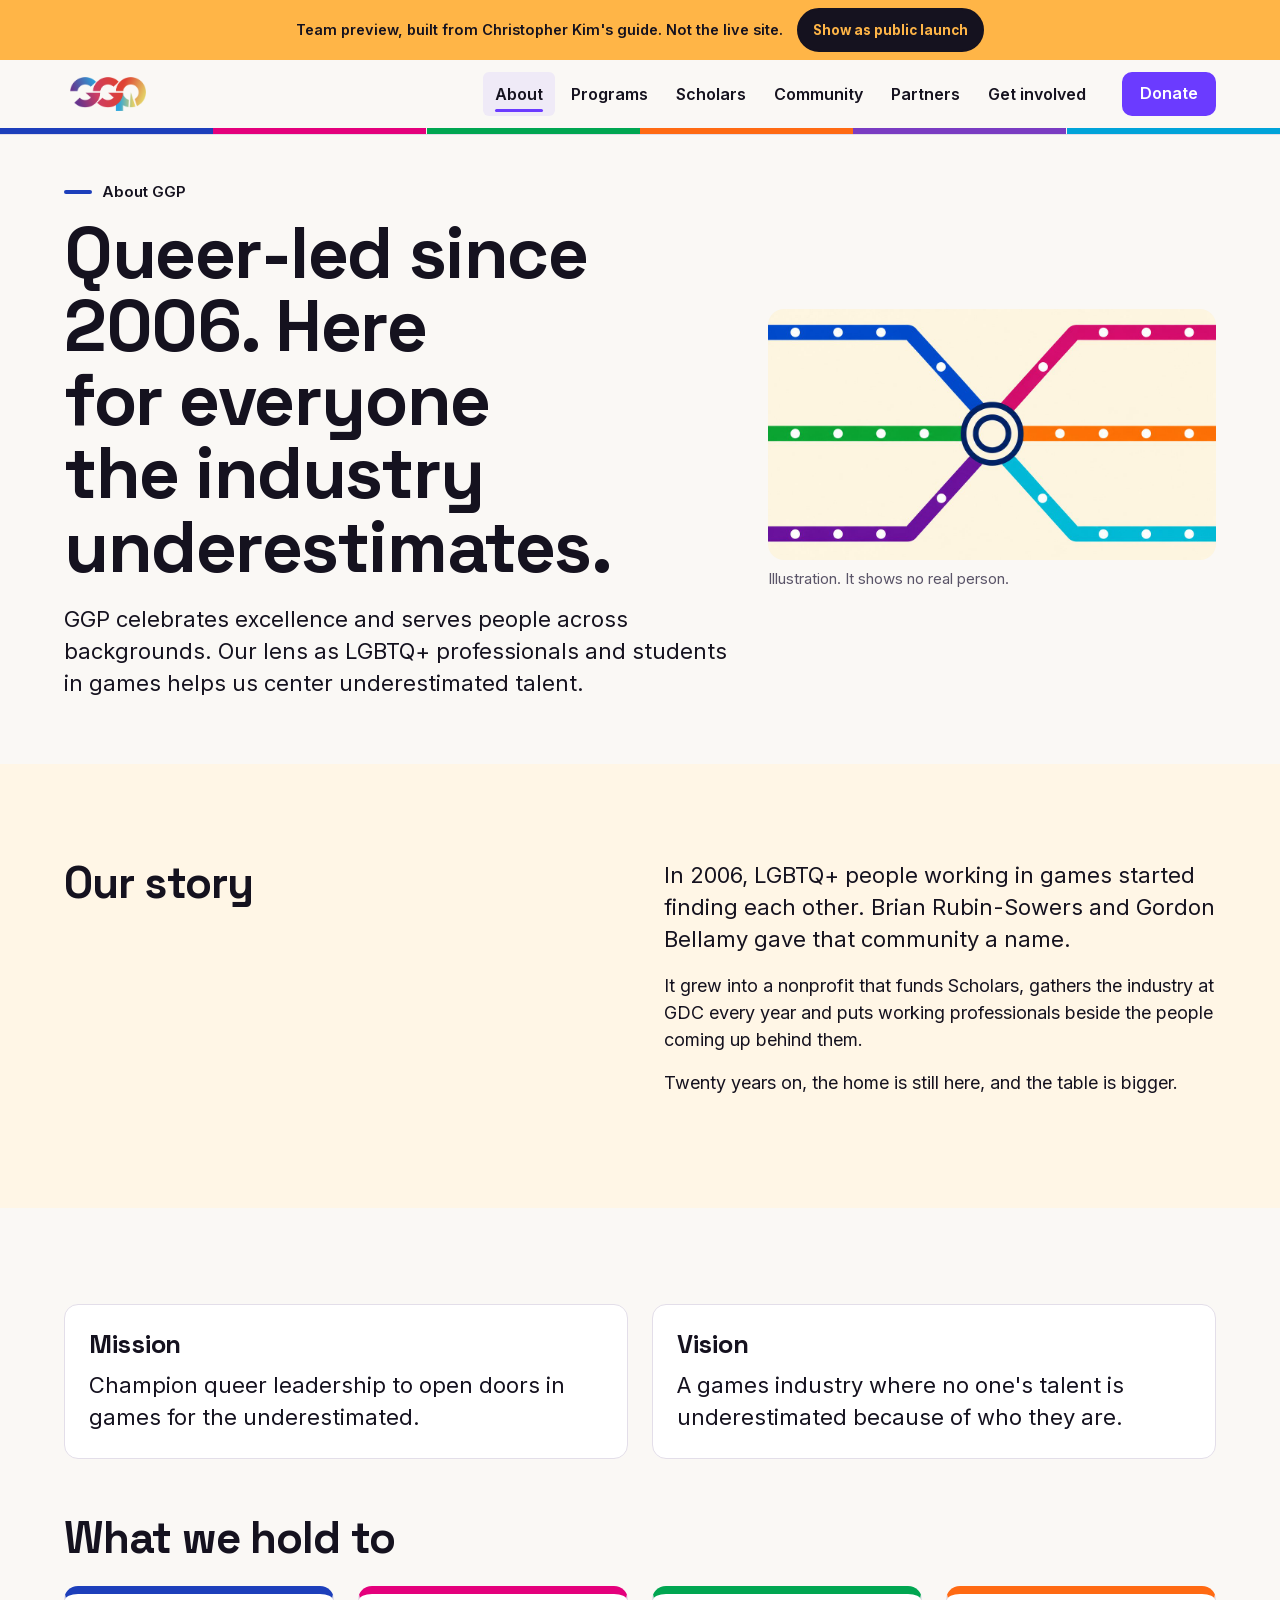
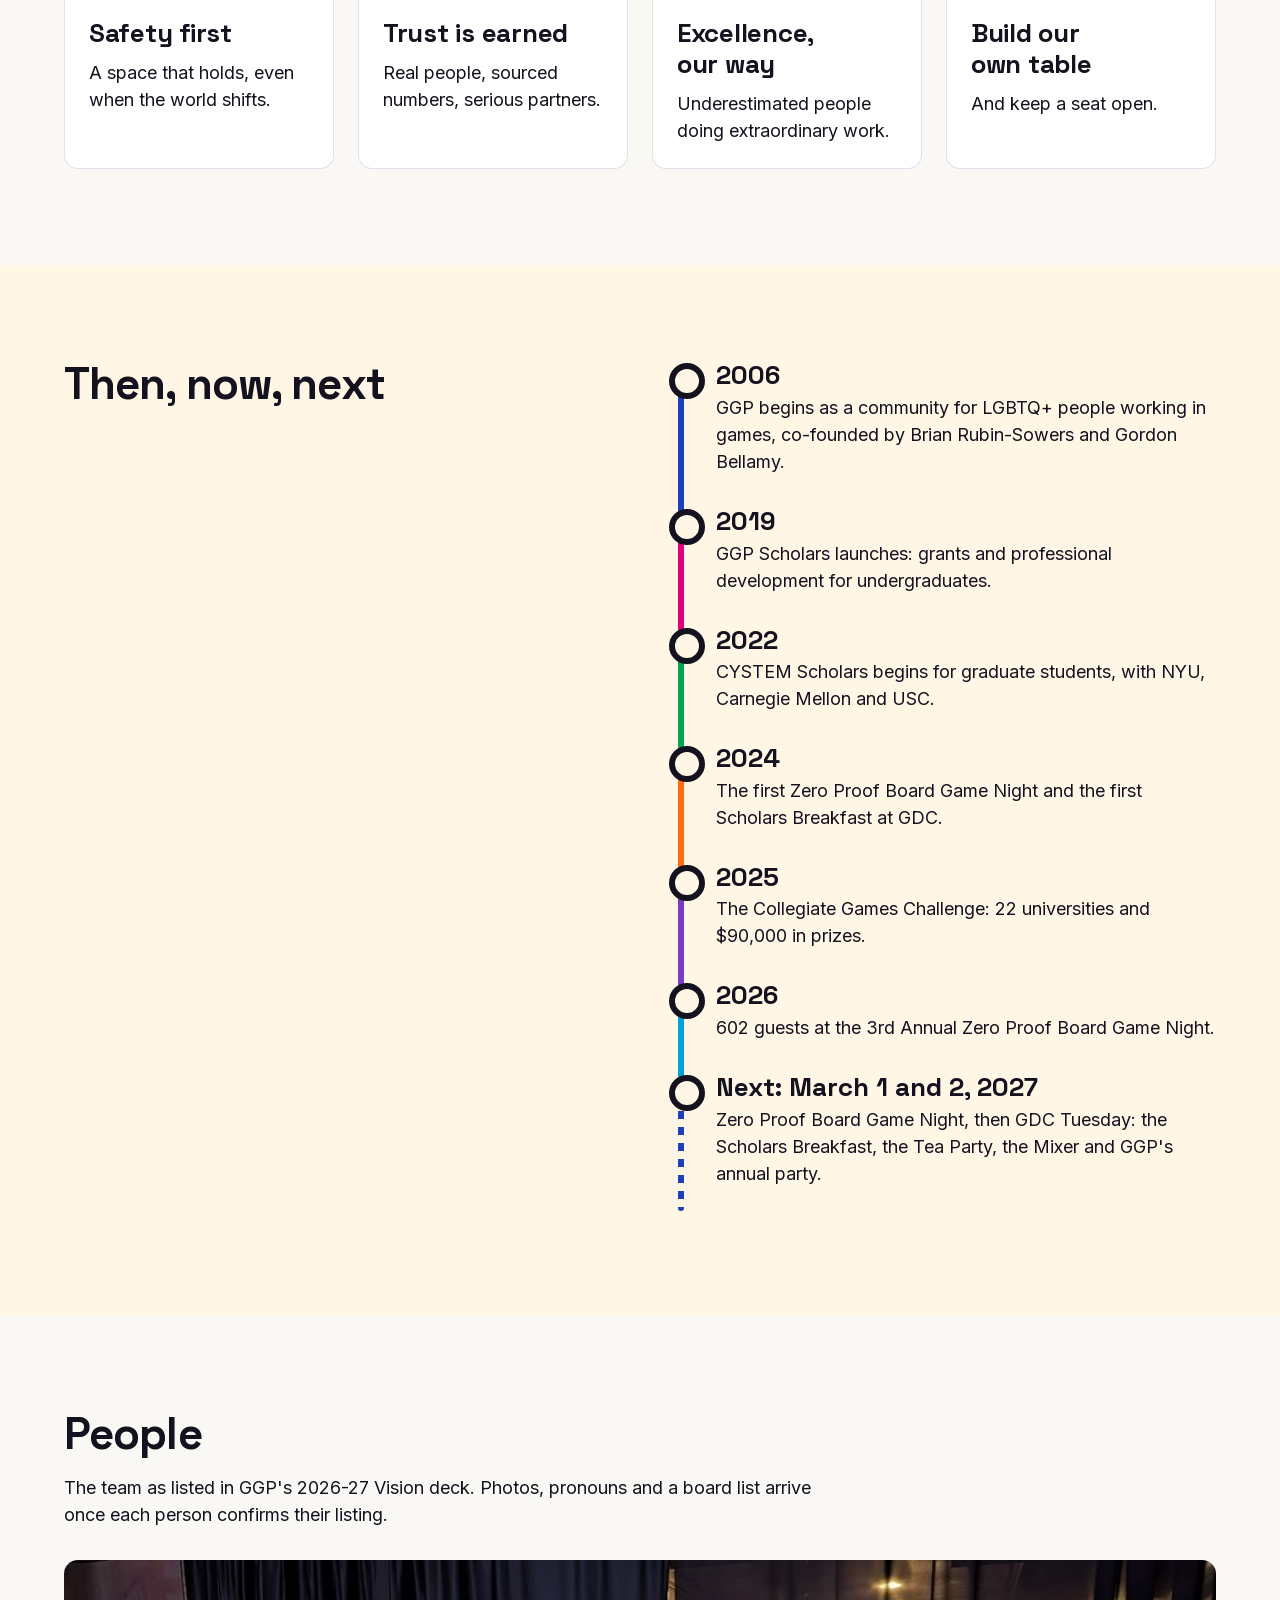
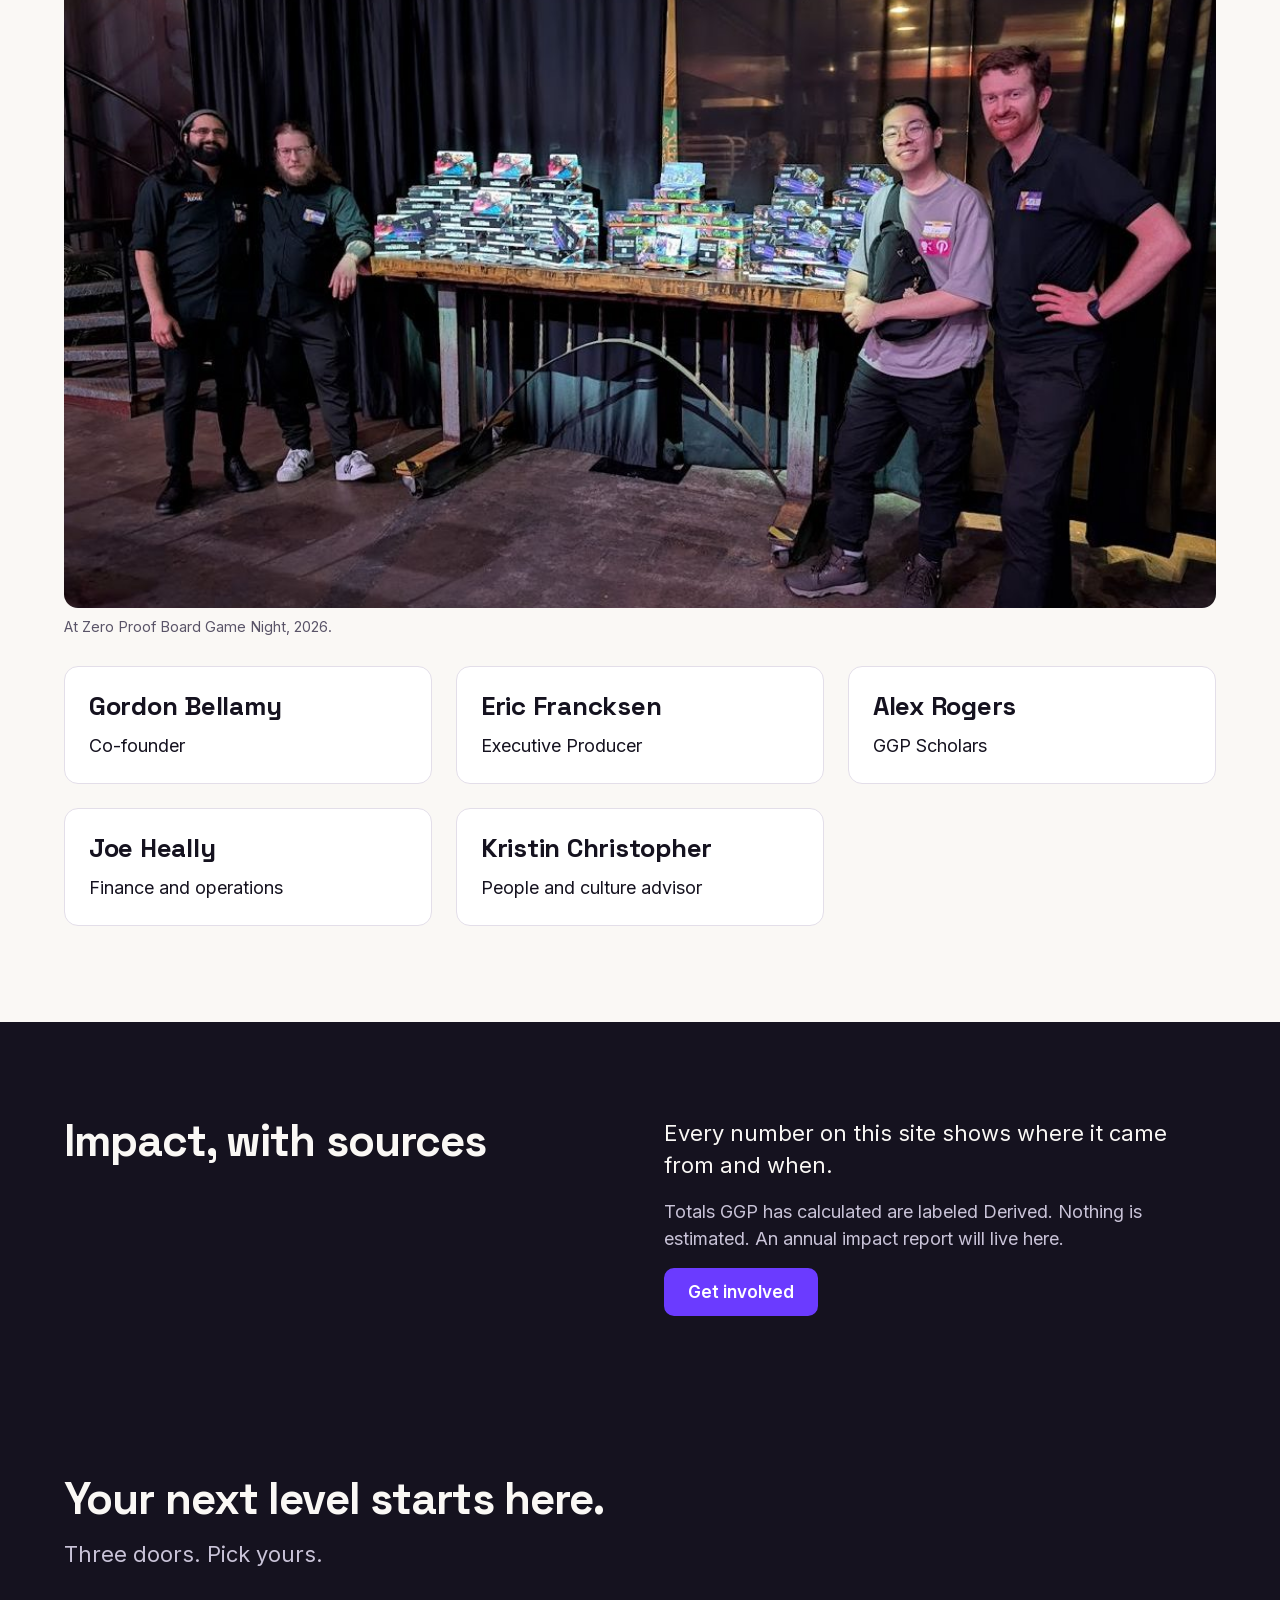
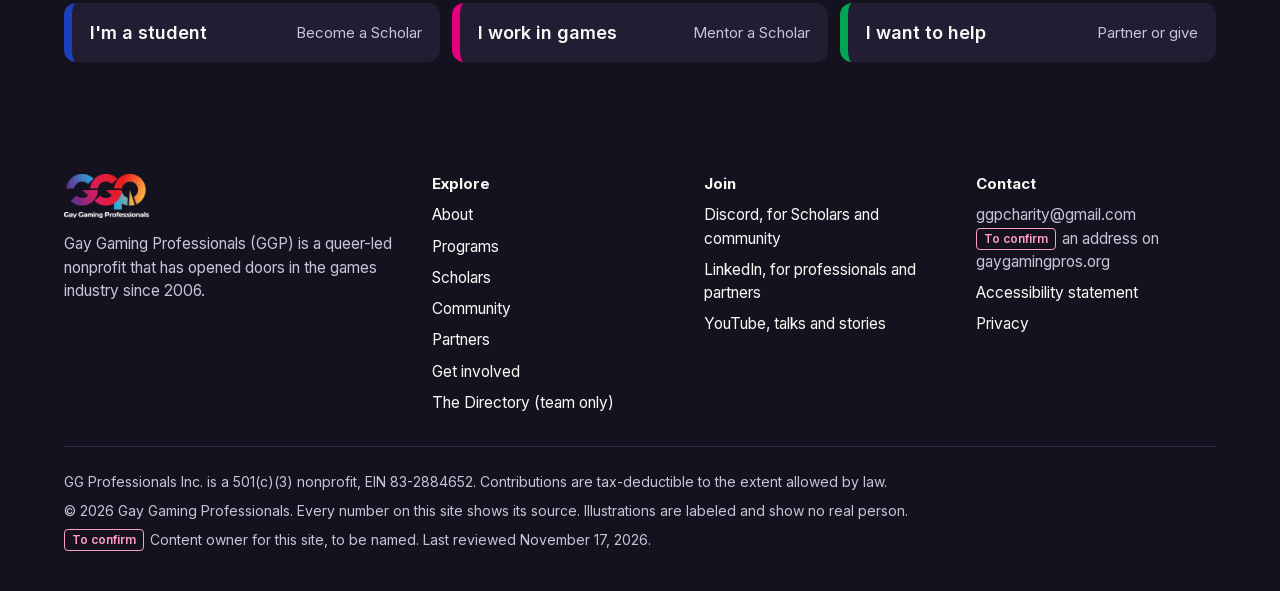
<file: about.html>
<!doctype html>
<!-- STYLE: Transit lines and a shared table. Ink, paper and electric violet from Christopher Kim's guide; the pride spectrum drawn only as six route lines; Space Grotesk display with lined numerals, Inter body; lines for people, cards for programs; one 3D table with six different seats and one left open | WHY: the guide asks for a confident games brand that happens to be a nonprofit, one family with the Scholars Transit Map and the Directory, with real structure a visitor can follow in one glance | ALT: photo-led nonprofit template with a rainbow gradient hero, which the guide rules out (no stock, pride as a signature and not wallpaper) -->
<html lang="en" class="no-js"><head><meta charset="utf-8"><meta name="viewport" content="width=device-width,initial-scale=1">
<title>About GGP</title><meta name="description" content="The story, mission, values and people of Gay Gaming Professionals, a queer-led nonprofit opening doors in games since 2006."><meta name="robots" content="noindex,nofollow"><meta name="theme-color" content="#15121F">
<link rel="preload" href="a/SpaceGrotesk.woff2" as="font" type="font/woff2" crossorigin><link rel="preload" href="a/Inter.woff2" as="font" type="font/woff2" crossorigin>
<link rel="stylesheet" href="a/site.css"></head><body>
<a class="skip" href="#main">Skip to content</a>
<div class="preview"><div class="w"><span>Team preview, built from Christopher Kim's guide. Not the live site.</span> <button type="button" id="viewsw" class="vsw" aria-pressed="false">Show as public launch</button></div></div>
<header class="hdr"><div class="w"><a class="logo" href="index.html" aria-label="Gay Gaming Professionals, home"><img src="a/ggp-logo.png" alt="" width="88" height="40"></a>
<nav class="nav" aria-label="Main"><a href="about.html" aria-current="page">About</a><a href="programs.html">Programs</a><a href="scholars.html">Scholars</a><a href="community.html">Community</a><a href="partners.html">Partners</a><a href="get-involved.html">Get involved</a></nav>
<a class="btn sm donate" href="get-involved.html#donate">Donate</a>
<button class="menu" id="menu" aria-expanded="false" aria-controls="drawer">Menu</button></div>
<nav class="drawer" id="drawer" aria-label="Main, mobile"><a href="about.html" aria-current="page">About</a><a href="programs.html">Programs</a><a href="scholars.html">Scholars</a><a href="community.html">Community</a><a href="partners.html">Partners</a><a href="get-involved.html">Get involved</a></nav><div class="spectrum" aria-hidden="true"><i></i><i></i><i></i><i></i><i></i><i></i></div></header>
<div class="rail" aria-hidden="true"><i></i></div>
<main id="main"><section class="phero"><div class="w"><div class="g"><div><p class="eyebrow" style="--line:var(--blue)">About GGP</p><h1>Queer-led since 2006. Here for everyone the industry underestimates.</h1><p class="lede" style="margin-top:20px">GGP celebrates excellence and serves people across backgrounds. Our lens as LGBTQ+ professionals and students in games helps us center underestimated talent.</p></div><figure style="margin:0"><img src="a/hub.jpg" alt="" width="1200" height="800"><figcaption class="small" style="margin-top:8px">Illustration. It shows no real person.</figcaption></figure></div></div></section>
<section class="cream"><div class="w two"><div><h2>Our story</h2></div><div><p class="lede">In 2006, LGBTQ+ people working in games started finding each other. Brian Rubin-Sowers and Gordon Bellamy gave that community a name.</p><p>It grew into a nonprofit that funds Scholars, gathers the industry at GDC every year and puts working professionals beside the people coming up behind them.</p><p>Twenty years on, the home is still here, and the table is bigger.</p></div></div></section>
<section><div class="w"><div class="cards"><article class="card"><h3>Mission</h3><p class="lede">Champion queer leadership to open doors in games for the underestimated.</p></article><article class="card"><h3>Vision</h3><p class="lede">A games industry where no one's talent is underestimated because of who they are.</p></article></div>
<h2 style="margin:56px 0 24px">What we hold to</h2><div class="cards c3" style="grid-template-columns:repeat(auto-fit,minmax(230px,1fr))"><article class="card l1" style="border-top:8px solid var(--line)"><h3>Safety first</h3><p>A space that holds, even when the world shifts.</p></article><article class="card l2" style="border-top:8px solid var(--line)"><h3>Trust is earned</h3><p>Real people, sourced numbers, serious partners.</p></article><article class="card l3" style="border-top:8px solid var(--line)"><h3>Excellence, our way</h3><p>Underestimated people doing extraordinary work.</p></article><article class="card l4" style="border-top:8px solid var(--line)"><h3>Build our own table</h3><p>And keep a seat open.</p></article></div></div></section>
<section class="cream"><div class="w two"><div><h2>Then, now, next</h2></div><ol class="route"><li class="l1"><b>2006</b><span>GGP begins as a community for LGBTQ+ people working in games, co-founded by Brian Rubin-Sowers and Gordon Bellamy.</span></li><li class="l2"><b>2019</b><span>GGP Scholars launches: grants and professional development for undergraduates.</span></li><li class="l3"><b>2022</b><span>CYSTEM Scholars begins for graduate students, with NYU, Carnegie Mellon and USC.</span></li><li class="l4"><b>2024</b><span>The first Zero Proof Board Game Night and the first Scholars Breakfast at GDC.</span></li><li class="l5"><b>2025</b><span>The Collegiate Games Challenge: 22 universities and $90,000 in prizes.</span></li><li class="l6"><b>2026</b><span>602 guests at the 3rd Annual Zero Proof Board Game Night.</span></li><li class="l1"><b>Next: March 1 and 2, 2027</b><span>Zero Proof Board Game Night, then GDC Tuesday: the Scholars Breakfast, the Tea Party, the Mixer and GGP's annual party.</span></li></ol></div></section>
<section><div class="w"><div class="head"><h2>People</h2><p>The team as listed in GGP's 2026-27 Vision deck. Photos, pronouns and a board list arrive once each person confirms their listing.</p></div><figure class="wide" style="margin:0 0 28px"><img src="a/ph_crew.jpg" alt="Six people standing together and smiling at a GGP event." width="1100" height="825"><figcaption class="small">At Zero Proof Board Game Night, 2026.</figcaption></figure><div class="cards c3"><article class="card"><h3>Gordon Bellamy</h3><p>Co-founder</p></article><article class="card"><h3>Eric Francksen</h3><p>Executive Producer</p></article><article class="card"><h3>Alex Rogers</h3><p>GGP Scholars</p></article><article class="card"><h3>Joe Heally</h3><p>Finance and operations</p></article><article class="card"><h3>Kristin Christopher</h3><p>People and culture advisor</p></article></div></div></section>
<section class="ink"><div class="w two"><div><h2>Impact, with sources</h2></div><div><p class="lede">Every number on this site shows where it came from and when.</p><p>Totals GGP has calculated are labeled Derived. Nothing is estimated. An annual impact report will live here.</p><a class="btn" href="get-involved.html">Get involved</a></div></div></section><section class="band" aria-labelledby="bandh"><div class="w"><h2 id="bandh">Your next level starts here.</h2><p class="lede">Three doors. Pick yours.</p>
<div class="mini"><a class="l1" href="scholars.html#apply">I'm a student <span>Become a Scholar</span></a><a class="l2" href="community.html#mentor">I work in games <span>Mentor a Scholar</span></a><a class="l3" href="get-involved.html#donate">I want to help <span>Partner or give</span></a></div></div></section></main>
<footer class="ftr"><div class="w"><div class="g">
<div><a class="logo" href="index.html" aria-label="Gay Gaming Professionals, home"><img src="a/ggp-logo-white.png" alt="" width="88" height="46"></a><p style="margin-top:14px;color:var(--onink-m)">Gay Gaming Professionals (GGP) is a queer-led nonprofit that has opened doors in the games industry since 2006.</p></div>
<div><h2>Explore</h2><ul><li><a href="about.html">About</a></li><li><a href="programs.html">Programs</a></li><li><a href="scholars.html">Scholars</a></li><li><a href="community.html">Community</a></li><li><a href="partners.html">Partners</a></li><li><a href="get-involved.html">Get involved</a></li><li class="team"><a href="directory.html">The Directory (team only)</a></li></ul></div>
<div><h2>Join</h2><ul><li><a href="https://discord.gg/Cm4zwU7PJN">Discord, for Scholars and community</a></li><li><a href="https://www.linkedin.com/company/gaygamingpros">LinkedIn, for professionals and partners</a></li><li><a href="https://www.youtube.com/@gaygamingpros">YouTube, talks and stories</a></li></ul></div>
<div><h2>Contact</h2><ul><li>ggpcharity@gmail.com<span class="team"> <span class="tagk c">To confirm</span>an address on gaygamingpros.org</span></li><li><a href="accessibility.html">Accessibility statement</a></li><li><a href="accessibility.html#privacy">Privacy</a></li></ul></div>
</div><div class="legal"><p>GG Professionals Inc. is a 501(c)(3) nonprofit, EIN 83-2884652. Contributions are tax-deductible to the extent allowed by law.</p><p>&copy; <span data-year>2026</span> Gay Gaming Professionals. Every number on this site shows its source. Illustrations are labeled and show no real person.</p><p class="team"><span class="tagk c">To confirm</span>Content owner for this site, to be named. Last reviewed November 17, 2026.</p></div></div></footer>
<script src="a/site.js"></script></body></html>
</file>
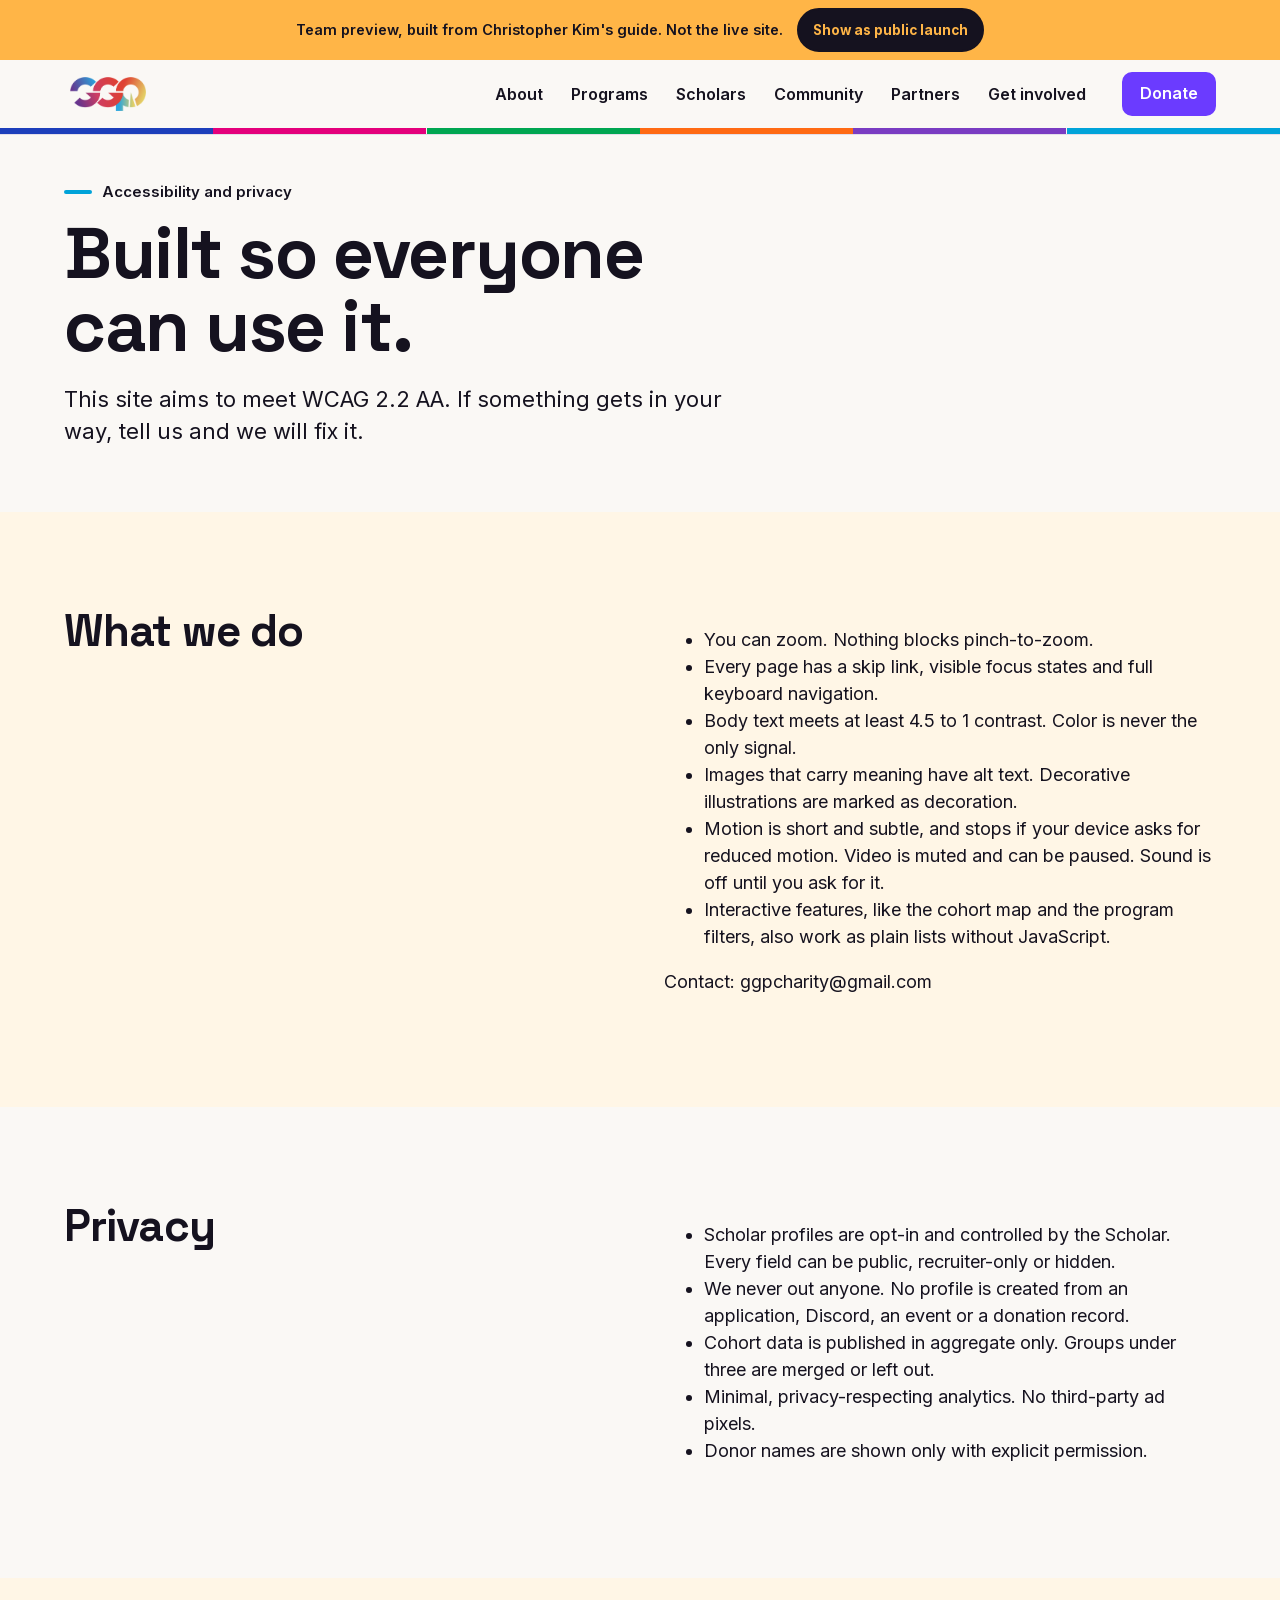
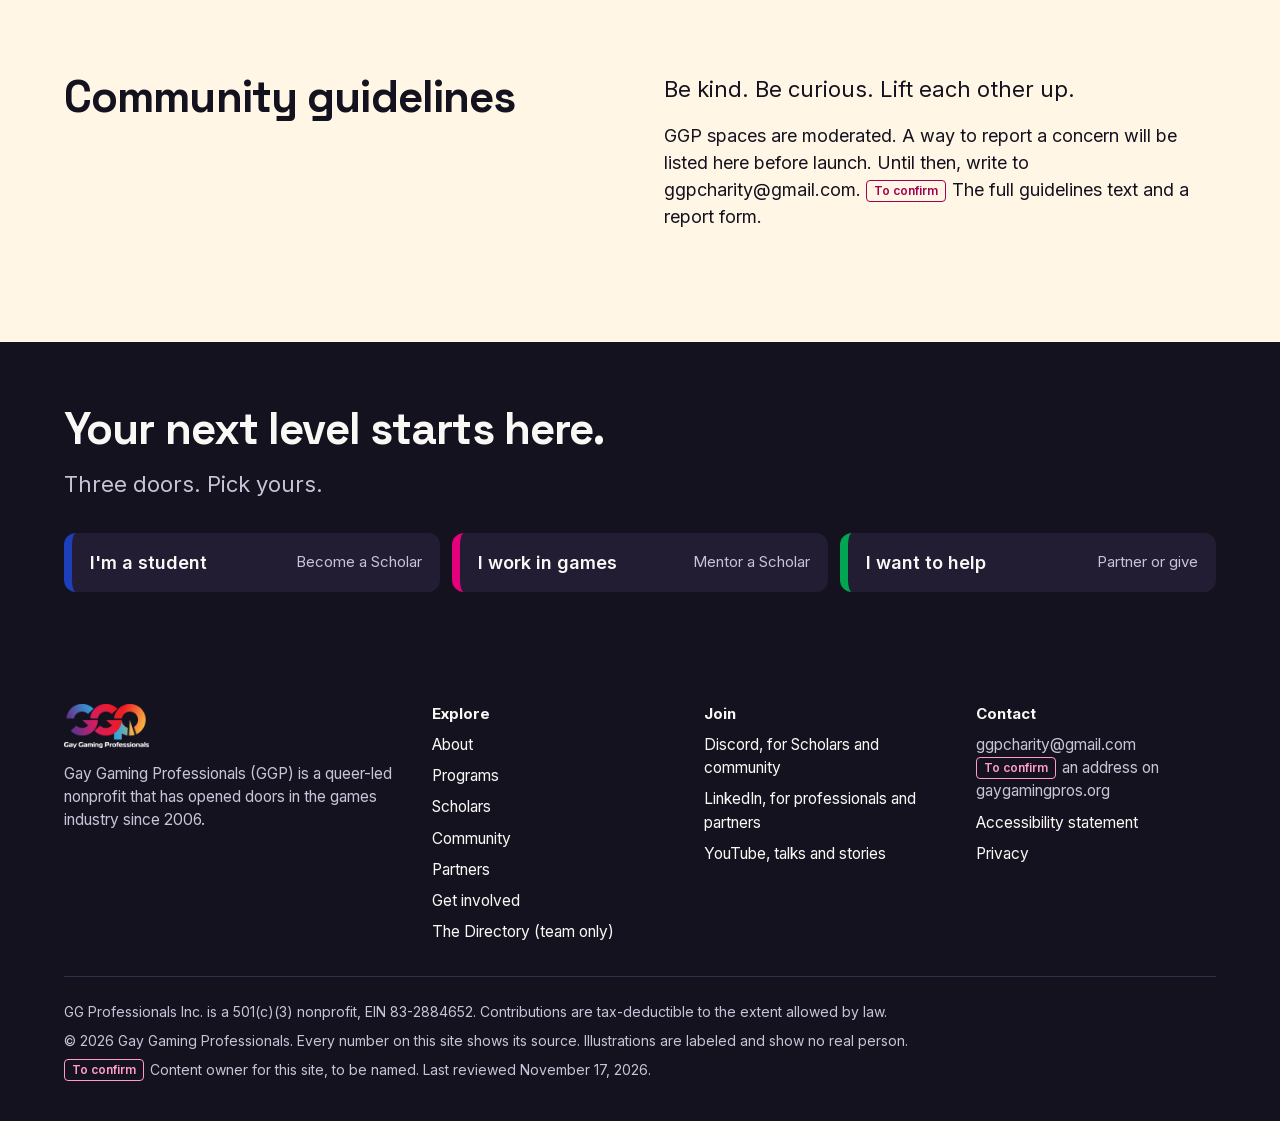
<file: accessibility.html>
<!doctype html>
<!-- STYLE: Transit lines and a shared table. Ink, paper and electric violet from Christopher Kim's guide; the pride spectrum drawn only as six route lines; Space Grotesk display with lined numerals, Inter body; lines for people, cards for programs; one 3D table with six different seats and one left open | WHY: the guide asks for a confident games brand that happens to be a nonprofit, one family with the Scholars Transit Map and the Directory, with real structure a visitor can follow in one glance | ALT: photo-led nonprofit template with a rainbow gradient hero, which the guide rules out (no stock, pride as a signature and not wallpaper) -->
<html lang="en" class="no-js"><head><meta charset="utf-8"><meta name="viewport" content="width=device-width,initial-scale=1">
<title>Accessibility and privacy at GGP</title><meta name="description" content="GGP&#x27;s accessibility statement, privacy commitments and community guidelines."><meta name="robots" content="noindex,nofollow"><meta name="theme-color" content="#15121F">
<link rel="preload" href="a/SpaceGrotesk.woff2" as="font" type="font/woff2" crossorigin><link rel="preload" href="a/Inter.woff2" as="font" type="font/woff2" crossorigin>
<link rel="stylesheet" href="a/site.css"></head><body>
<a class="skip" href="#main">Skip to content</a>
<div class="preview"><div class="w"><span>Team preview, built from Christopher Kim's guide. Not the live site.</span> <button type="button" id="viewsw" class="vsw" aria-pressed="false">Show as public launch</button></div></div>
<header class="hdr"><div class="w"><a class="logo" href="index.html" aria-label="Gay Gaming Professionals, home"><img src="a/ggp-logo.png" alt="" width="88" height="40"></a>
<nav class="nav" aria-label="Main"><a href="about.html">About</a><a href="programs.html">Programs</a><a href="scholars.html">Scholars</a><a href="community.html">Community</a><a href="partners.html">Partners</a><a href="get-involved.html">Get involved</a></nav>
<a class="btn sm donate" href="get-involved.html#donate">Donate</a>
<button class="menu" id="menu" aria-expanded="false" aria-controls="drawer">Menu</button></div>
<nav class="drawer" id="drawer" aria-label="Main, mobile"><a href="about.html">About</a><a href="programs.html">Programs</a><a href="scholars.html">Scholars</a><a href="community.html">Community</a><a href="partners.html">Partners</a><a href="get-involved.html">Get involved</a></nav><div class="spectrum" aria-hidden="true"><i></i><i></i><i></i><i></i><i></i><i></i></div></header>
<div class="rail" aria-hidden="true"><i></i></div>
<main id="main"><section class="phero"><div class="w"><div class="g"><div><p class="eyebrow" style="--line:var(--cyan)">Accessibility and privacy</p><h1>Built so everyone can use it.</h1><p class="lede" style="margin-top:20px">This site aims to meet WCAG 2.2 AA. If something gets in your way, tell us and we will fix it.</p></div></div></div></section>
<section class="cream"><div class="w two"><div><h2>What we do</h2></div><div><ul><li>You can zoom. Nothing blocks pinch-to-zoom.</li><li>Every page has a skip link, visible focus states and full keyboard navigation.</li><li>Body text meets at least 4.5 to 1 contrast. Color is never the only signal.</li><li>Images that carry meaning have alt text. Decorative illustrations are marked as decoration.</li><li>Motion is short and subtle, and stops if your device asks for reduced motion. Video is muted and can be paused. Sound is off until you ask for it.</li><li>Interactive features, like the cohort map and the program filters, also work as plain lists without JavaScript.</li></ul><p>Contact: ggpcharity@gmail.com</p></div></div></section>
<section id="privacy"><div class="w two"><div><h2>Privacy</h2></div><div><ul><li>Scholar profiles are opt-in and controlled by the Scholar. Every field can be public, recruiter-only or hidden.</li><li>We never out anyone. No profile is created from an application, Discord, an event or a donation record.</li><li>Cohort data is published in aggregate only. Groups under three are merged or left out.</li><li>Minimal, privacy-respecting analytics. No third-party ad pixels.</li><li>Donor names are shown only with explicit permission.</li></ul></div></div></section>
<section class="cream" id="guidelines"><div class="w two"><div><h2>Community guidelines</h2></div><div><p class="lede">Be kind. Be curious. Lift each other up.</p><p>GGP spaces are moderated. A way to report a concern will be listed here before launch. Until then, write to ggpcharity@gmail.com. <span class="team"><span class="tagk c">To confirm</span>The full guidelines text and a report form.</span></p></div></div></section><section class="band" aria-labelledby="bandh"><div class="w"><h2 id="bandh">Your next level starts here.</h2><p class="lede">Three doors. Pick yours.</p>
<div class="mini"><a class="l1" href="scholars.html#apply">I'm a student <span>Become a Scholar</span></a><a class="l2" href="community.html#mentor">I work in games <span>Mentor a Scholar</span></a><a class="l3" href="get-involved.html#donate">I want to help <span>Partner or give</span></a></div></div></section></main>
<footer class="ftr"><div class="w"><div class="g">
<div><a class="logo" href="index.html" aria-label="Gay Gaming Professionals, home"><img src="a/ggp-logo-white.png" alt="" width="88" height="46"></a><p style="margin-top:14px;color:var(--onink-m)">Gay Gaming Professionals (GGP) is a queer-led nonprofit that has opened doors in the games industry since 2006.</p></div>
<div><h2>Explore</h2><ul><li><a href="about.html">About</a></li><li><a href="programs.html">Programs</a></li><li><a href="scholars.html">Scholars</a></li><li><a href="community.html">Community</a></li><li><a href="partners.html">Partners</a></li><li><a href="get-involved.html">Get involved</a></li><li class="team"><a href="directory.html">The Directory (team only)</a></li></ul></div>
<div><h2>Join</h2><ul><li><a href="https://discord.gg/Cm4zwU7PJN">Discord, for Scholars and community</a></li><li><a href="https://www.linkedin.com/company/gaygamingpros">LinkedIn, for professionals and partners</a></li><li><a href="https://www.youtube.com/@gaygamingpros">YouTube, talks and stories</a></li></ul></div>
<div><h2>Contact</h2><ul><li>ggpcharity@gmail.com<span class="team"> <span class="tagk c">To confirm</span>an address on gaygamingpros.org</span></li><li><a href="accessibility.html">Accessibility statement</a></li><li><a href="accessibility.html#privacy">Privacy</a></li></ul></div>
</div><div class="legal"><p>GG Professionals Inc. is a 501(c)(3) nonprofit, EIN 83-2884652. Contributions are tax-deductible to the extent allowed by law.</p><p>&copy; <span data-year>2026</span> Gay Gaming Professionals. Every number on this site shows its source. Illustrations are labeled and show no real person.</p><p class="team"><span class="tagk c">To confirm</span>Content owner for this site, to be named. Last reviewed November 17, 2026.</p></div></div></footer>
<script src="a/site.js"></script></body></html>
</file>
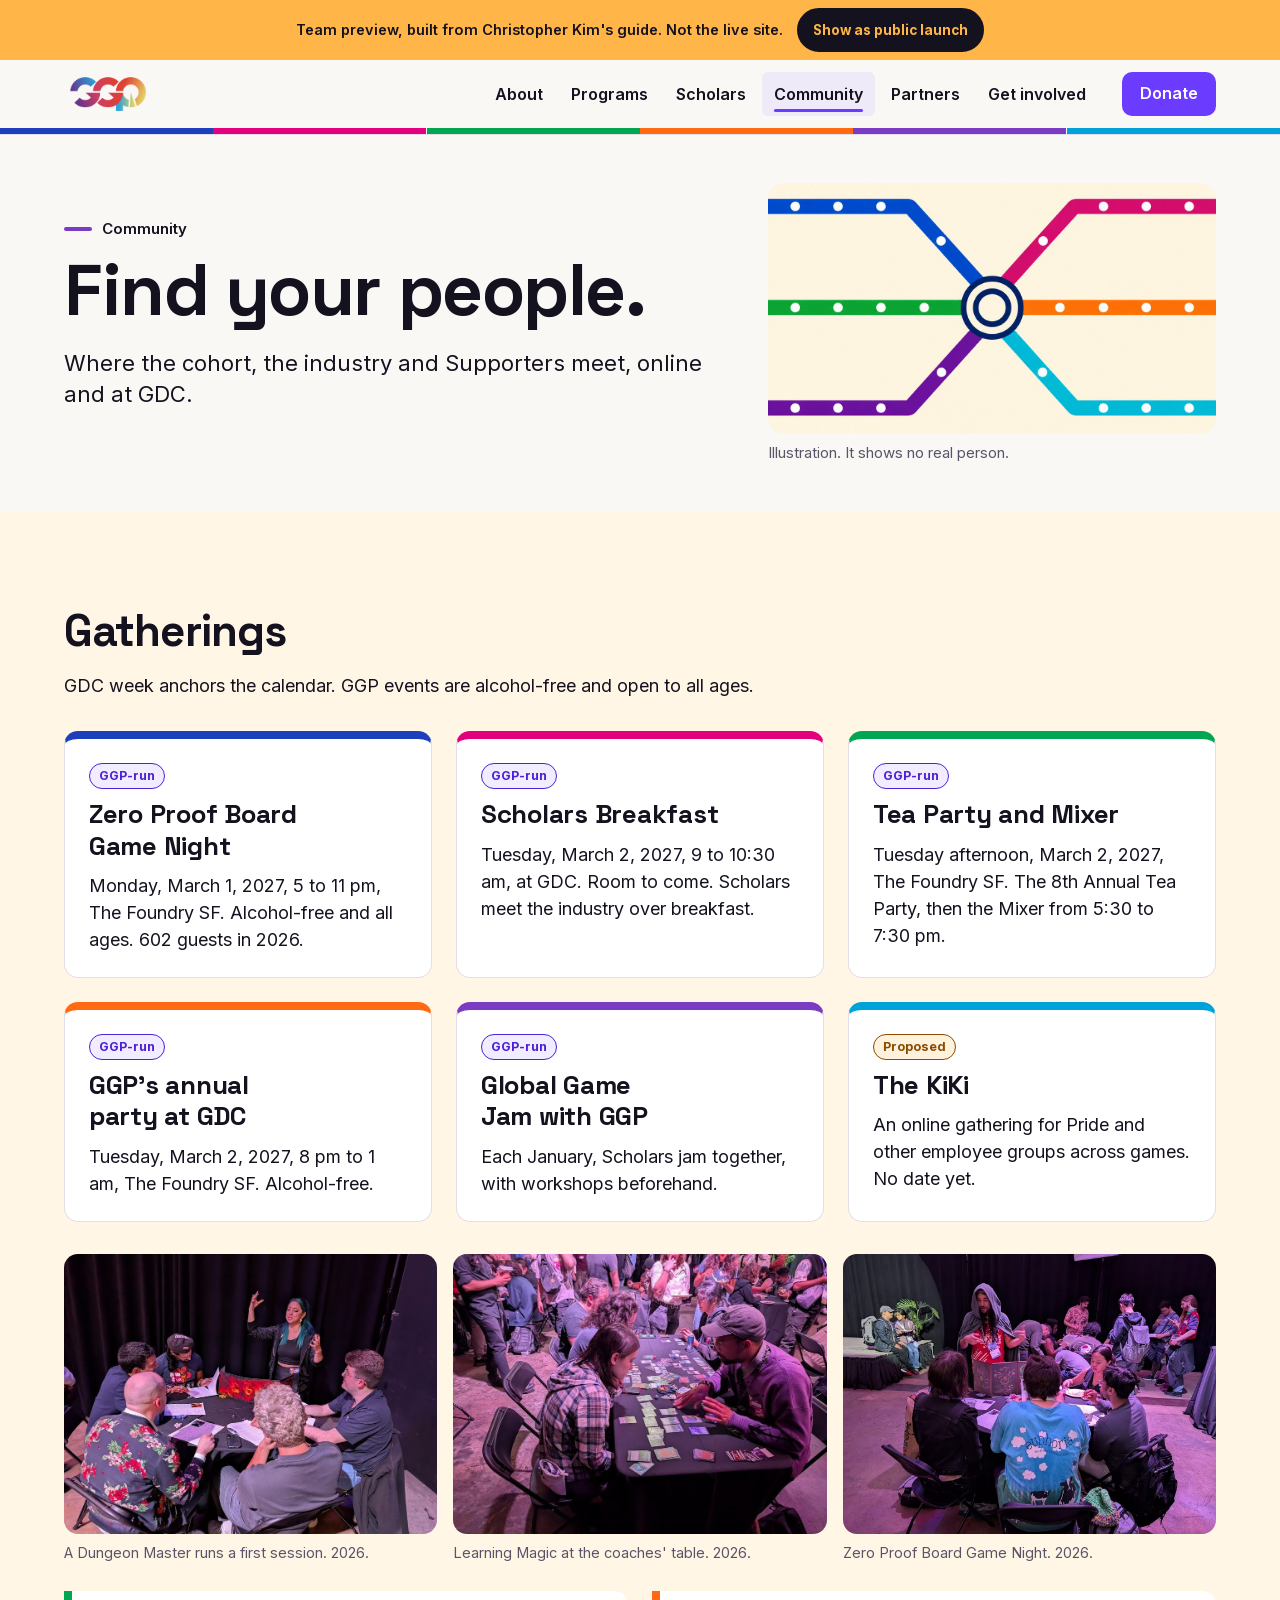
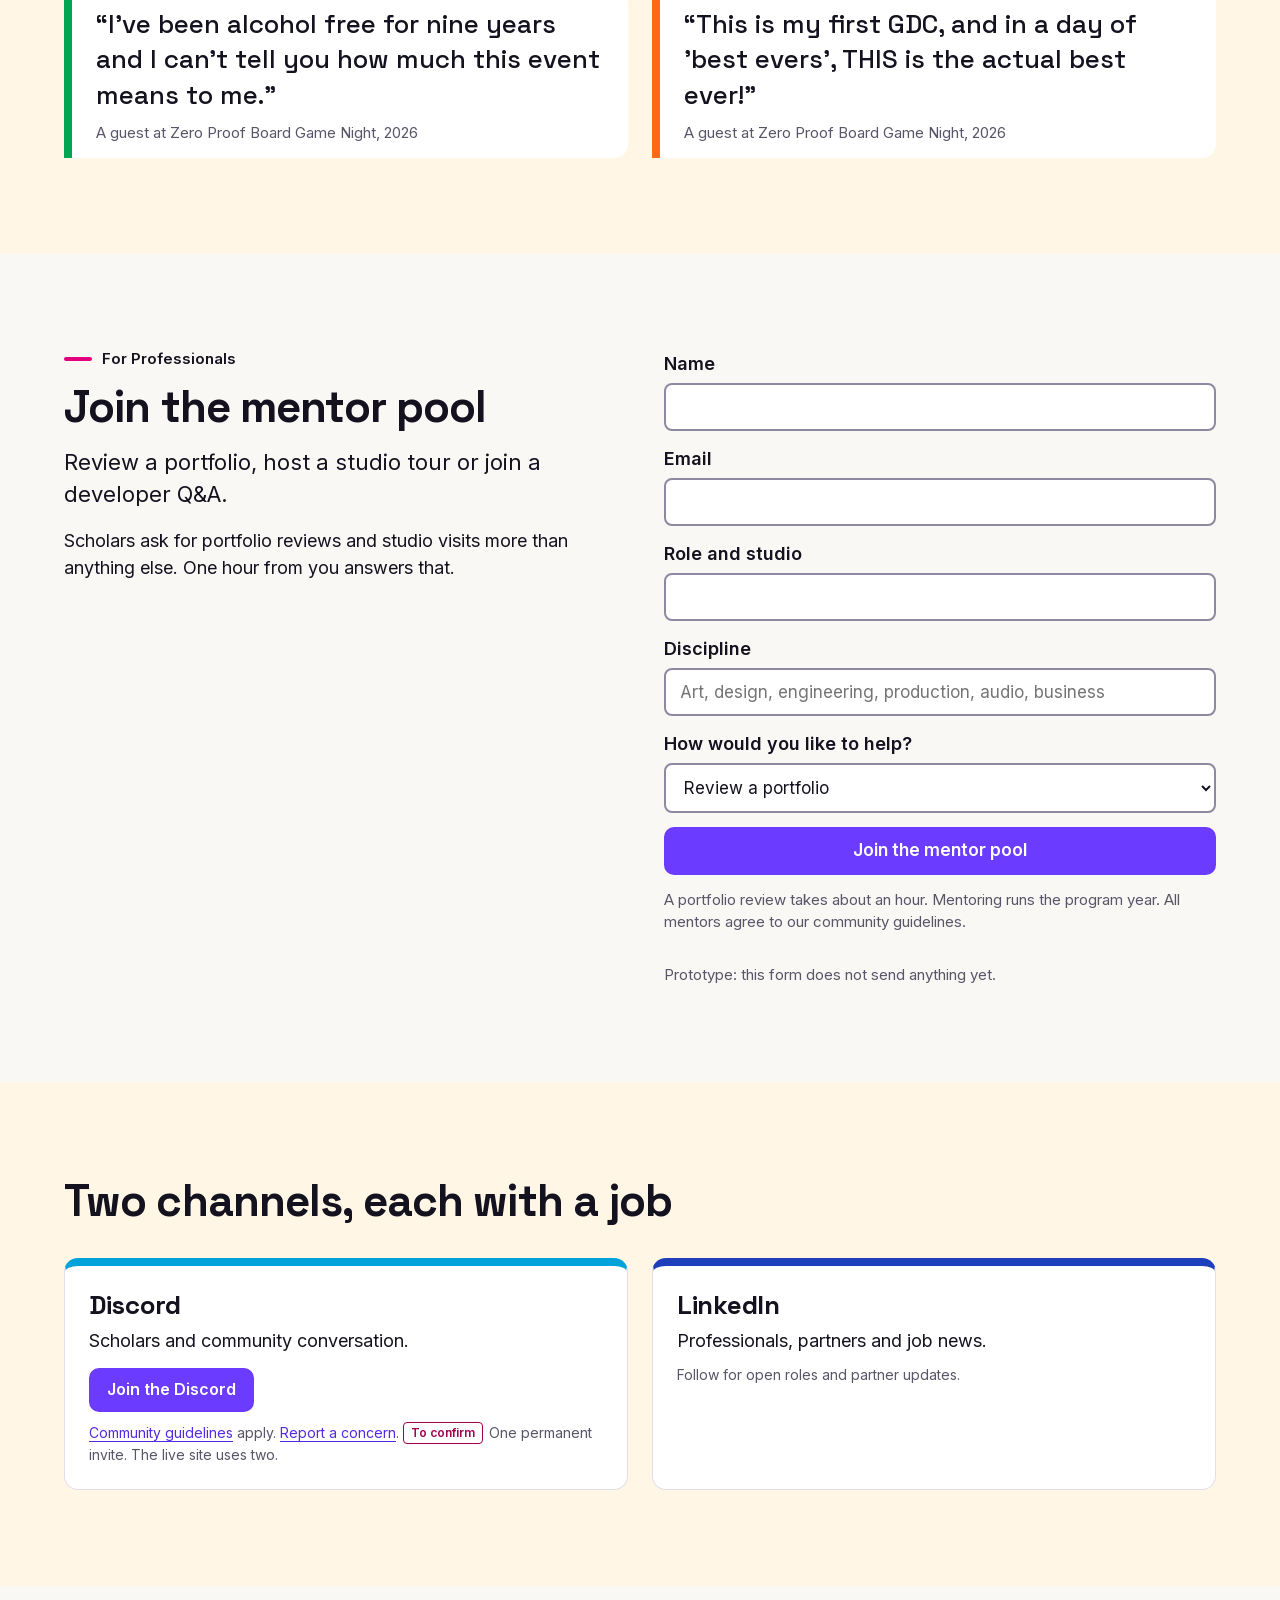
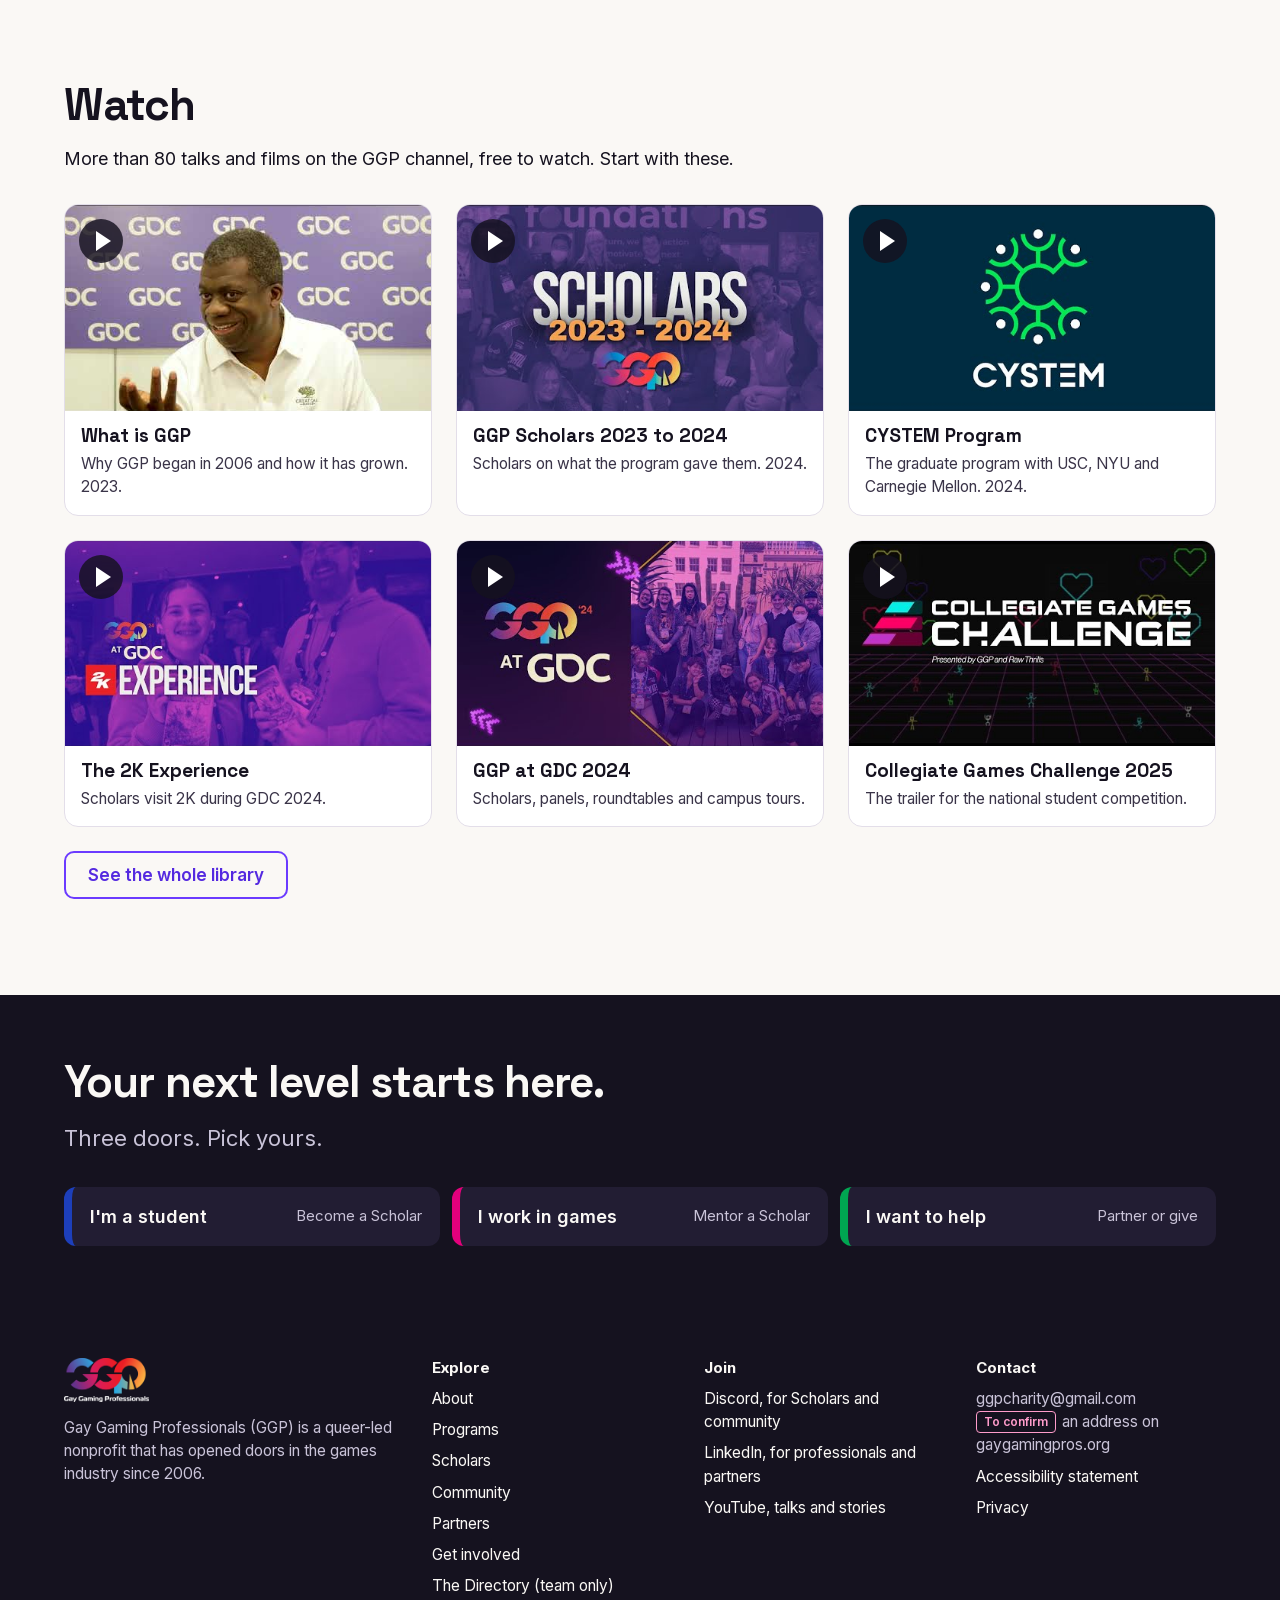
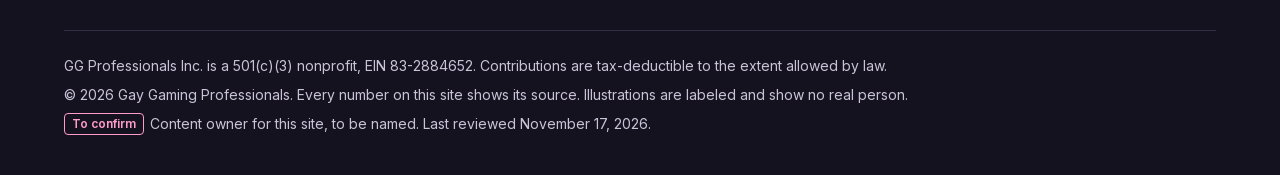
<file: community.html>
<!doctype html>
<!-- STYLE: Transit lines and a shared table. Ink, paper and electric violet from Christopher Kim's guide; the pride spectrum drawn only as six route lines; Space Grotesk display with lined numerals, Inter body; lines for people, cards for programs; one 3D table with six different seats and one left open | WHY: the guide asks for a confident games brand that happens to be a nonprofit, one family with the Scholars Transit Map and the Directory, with real structure a visitor can follow in one glance | ALT: photo-led nonprofit template with a rainbow gradient hero, which the guide rules out (no stock, pride as a signature and not wallpaper) -->
<html lang="en" class="no-js"><head><meta charset="utf-8"><meta name="viewport" content="width=device-width,initial-scale=1">
<title>Community at GGP</title><meta name="description" content="GGP gatherings at GDC and online, the mentor pool for professionals, and where to find the community."><meta name="robots" content="noindex,nofollow"><meta name="theme-color" content="#15121F">
<link rel="preload" href="a/SpaceGrotesk.woff2" as="font" type="font/woff2" crossorigin><link rel="preload" href="a/Inter.woff2" as="font" type="font/woff2" crossorigin>
<link rel="stylesheet" href="a/site.css"></head><body>
<a class="skip" href="#main">Skip to content</a>
<div class="preview"><div class="w"><span>Team preview, built from Christopher Kim's guide. Not the live site.</span> <button type="button" id="viewsw" class="vsw" aria-pressed="false">Show as public launch</button></div></div>
<header class="hdr"><div class="w"><a class="logo" href="index.html" aria-label="Gay Gaming Professionals, home"><img src="a/ggp-logo.png" alt="" width="88" height="40"></a>
<nav class="nav" aria-label="Main"><a href="about.html">About</a><a href="programs.html">Programs</a><a href="scholars.html">Scholars</a><a href="community.html" aria-current="page">Community</a><a href="partners.html">Partners</a><a href="get-involved.html">Get involved</a></nav>
<a class="btn sm donate" href="get-involved.html#donate">Donate</a>
<button class="menu" id="menu" aria-expanded="false" aria-controls="drawer">Menu</button></div>
<nav class="drawer" id="drawer" aria-label="Main, mobile"><a href="about.html">About</a><a href="programs.html">Programs</a><a href="scholars.html">Scholars</a><a href="community.html" aria-current="page">Community</a><a href="partners.html">Partners</a><a href="get-involved.html">Get involved</a></nav><div class="spectrum" aria-hidden="true"><i></i><i></i><i></i><i></i><i></i><i></i></div></header>
<div class="rail" aria-hidden="true"><i></i></div>
<main id="main"><section class="phero"><div class="w"><div class="g"><div><p class="eyebrow" style="--line:var(--purple)">Community</p><h1>Find your people.</h1><p class="lede" style="margin-top:20px">Where the cohort, the industry and Supporters meet, online and at GDC.</p></div><figure style="margin:0"><img src="a/hub.jpg" alt="" width="1200" height="800"><figcaption class="small" style="margin-top:8px">Illustration. It shows no real person.</figcaption></figure></div></div></section>
<section class="cream"><div class="w"><div class="head"><h2>Gatherings</h2><p>GDC week anchors the calendar. GGP events are alcohol-free and open to all ages.</p></div><div class="cards c3"><article class="card l1" style="border-top:8px solid var(--line)"><span class="lab run">GGP-run</span><h3>Zero Proof Board Game Night</h3><p>Monday, March 1, 2027, 5 to 11 pm, The Foundry SF. Alcohol-free and all ages. 602 guests in 2026.</p></article><article class="card l2" style="border-top:8px solid var(--line)"><span class="lab run">GGP-run</span><h3>Scholars Breakfast</h3><p>Tuesday, March 2, 2027, 9 to 10:30 am, at GDC. Room to come. Scholars meet the industry over breakfast.</p></article><article class="card l3" style="border-top:8px solid var(--line)"><span class="lab run">GGP-run</span><h3>Tea Party and Mixer</h3><p>Tuesday afternoon, March 2, 2027, The Foundry SF. The 8th Annual Tea Party, then the Mixer from 5:30 to 7:30 pm.</p></article><article class="card l4" style="border-top:8px solid var(--line)"><span class="lab run">GGP-run</span><h3>GGP&#x27;s annual party at GDC</h3><p>Tuesday, March 2, 2027, 8 pm to 1 am, The Foundry SF. Alcohol-free.</p></article><article class="card l5" style="border-top:8px solid var(--line)"><span class="lab run">GGP-run</span><h3>Global Game Jam with GGP</h3><p>Each January, Scholars jam together, with workshops beforehand.</p></article><article class="card l6" style="border-top:8px solid var(--line)"><span class="lab pro">Proposed</span><h3>The KiKi</h3><p>An online gathering for Pride and other employee groups across games. No date yet.</p></article></div>
<div class="photos"><figure><img src="a/ph_dm.jpg" alt="Five people around a table mid-game, one standing with an arm raised as she runs the adventure." width="900" height="675"><figcaption>A Dungeon Master runs a first session. 2026.</figcaption></figure><figure><img src="a/ph_magic.jpg" alt="Two people facing each other across a card game, with a crowd behind them." width="900" height="675"><figcaption>Learning Magic at the coaches' table. 2026.</figcaption></figure><figure><img src="a/ph_table.jpg" alt="A group seated in a circle playing a tabletop game together." width="1200" height="900"><figcaption>Zero Proof Board Game Night. 2026.</figcaption></figure></div>
<div class="cards" style="margin-top:28px"><blockquote class="quote l3">&ldquo;I&#x27;ve been alcohol free for nine years and I can&#x27;t tell you how much this event means to me.&rdquo;<cite>A guest at Zero Proof Board Game Night, 2026</cite></blockquote><blockquote class="quote l4">&ldquo;This is my first GDC, and in a day of &#x27;best evers&#x27;, THIS is the actual best ever!&rdquo;<cite>A guest at Zero Proof Board Game Night, 2026</cite></blockquote></div></div></section>
<section id="mentor"><div class="w two"><div><p class="eyebrow" style="--line:var(--magenta)">For Professionals</p><h2>Join the mentor pool</h2><p class="lede" style="margin-top:16px">Review a portfolio, host a studio tour or join a developer Q&A.</p><p>Scholars ask for portfolio reviews and studio visits more than anything else. One hour from you answers that.</p></div>
<form data-proto aria-describedby="pn3" aria-label="Join the mentor pool"><label for="mn">Name<input id="mn" autocomplete="name" required></label><label for="me">Email<input id="me" type="email" autocomplete="email" required></label><label for="mr">Role and studio<input id="mr" autocomplete="organization-title"></label><label for="md">Discipline<input id="md" placeholder="Art, design, engineering, production, audio, business"></label><label for="mh">How would you like to help?<select id="mh"><option>Review a portfolio</option><option>Host a studio tour</option><option>Join a developer Q&A</option><option>Mentor a Scholar</option></select></label><button class="btn" type="submit" disabled>Join the mentor pool</button><p class="small">A portfolio review takes about an hour. Mentoring runs the program year. All mentors agree to our community guidelines.</p><p class="small proto" id="pn3">Prototype: this form does not send anything yet.</p></form></div></section>
<section class="cream"><div class="w"><div class="head"><h2>Two channels, each with a job</h2></div><div class="cards"><div class="tile l6"><h3>Discord</h3><p>Scholars and community conversation.</p><p style="margin-top:14px"><a class="btn sm" href="https://discord.gg/Cm4zwU7PJN">Join the Discord</a></p><p class="for"><a href="accessibility.html#guidelines">Community guidelines</a> apply. <a href="accessibility.html#guidelines">Report a concern</a>. <span class="team"><span class="tagk c">To confirm</span>One permanent invite. The live site uses two.</span></p></div><a class="tile l1" href="https://www.linkedin.com/company/gaygamingpros"><h3>LinkedIn</h3><p>Professionals, partners and job news.</p><p class="for">Follow for open roles and partner updates.</p></a></div></div></section>
<section><div class="w"><div class="head"><h2>Watch</h2><p>More than 80 talks and films on the GGP channel, free to watch. Start with these.</p></div><div class="cards c3"><a class="vid" href="https://youtu.be/WqMAIHD6mkY"><img src="a/yt_WqMAIHD6mkY.jpg" alt="" width="480" height="360" loading="lazy"><span><b>What is GGP</b>Why GGP began in 2006 and how it has grown. 2023.</span></a><a class="vid" href="https://youtu.be/nli8PMzEd5Y"><img src="a/yt_nli8PMzEd5Y.jpg" alt="" width="480" height="360" loading="lazy"><span><b>GGP Scholars 2023 to 2024</b>Scholars on what the program gave them. 2024.</span></a><a class="vid" href="https://youtu.be/jZltl3MbhRs"><img src="a/yt_jZltl3MbhRs.jpg" alt="" width="480" height="360" loading="lazy"><span><b>CYSTEM Program</b>The graduate program with USC, NYU and Carnegie Mellon. 2024.</span></a><a class="vid" href="https://youtu.be/XwJnkWcQNlU"><img src="a/yt_XwJnkWcQNlU.jpg" alt="" width="480" height="360" loading="lazy"><span><b>The 2K Experience</b>Scholars visit 2K during GDC 2024.</span></a><a class="vid" href="https://youtu.be/_zW7X_GElJM"><img src="a/yt__zW7X_GElJM.jpg" alt="" width="480" height="360" loading="lazy"><span><b>GGP at GDC 2024</b>Scholars, panels, roundtables and campus tours.</span></a><a class="vid" href="https://youtu.be/xV1sUucrYjs"><img src="a/yt_xV1sUucrYjs.jpg" alt="" width="480" height="360" loading="lazy"><span><b>Collegiate Games Challenge 2025</b>The trailer for the national student competition.</span></a></div><div class="row" style="margin-top:24px"><a class="btn o" href="https://www.youtube.com/@gaygamingpros">See the whole library</a></div></div></section><section class="band" aria-labelledby="bandh"><div class="w"><h2 id="bandh">Your next level starts here.</h2><p class="lede">Three doors. Pick yours.</p>
<div class="mini"><a class="l1" href="scholars.html#apply">I'm a student <span>Become a Scholar</span></a><a class="l2" href="community.html#mentor">I work in games <span>Mentor a Scholar</span></a><a class="l3" href="get-involved.html#donate">I want to help <span>Partner or give</span></a></div></div></section></main>
<footer class="ftr"><div class="w"><div class="g">
<div><a class="logo" href="index.html" aria-label="Gay Gaming Professionals, home"><img src="a/ggp-logo-white.png" alt="" width="88" height="46"></a><p style="margin-top:14px;color:var(--onink-m)">Gay Gaming Professionals (GGP) is a queer-led nonprofit that has opened doors in the games industry since 2006.</p></div>
<div><h2>Explore</h2><ul><li><a href="about.html">About</a></li><li><a href="programs.html">Programs</a></li><li><a href="scholars.html">Scholars</a></li><li><a href="community.html">Community</a></li><li><a href="partners.html">Partners</a></li><li><a href="get-involved.html">Get involved</a></li><li class="team"><a href="directory.html">The Directory (team only)</a></li></ul></div>
<div><h2>Join</h2><ul><li><a href="https://discord.gg/Cm4zwU7PJN">Discord, for Scholars and community</a></li><li><a href="https://www.linkedin.com/company/gaygamingpros">LinkedIn, for professionals and partners</a></li><li><a href="https://www.youtube.com/@gaygamingpros">YouTube, talks and stories</a></li></ul></div>
<div><h2>Contact</h2><ul><li>ggpcharity@gmail.com<span class="team"> <span class="tagk c">To confirm</span>an address on gaygamingpros.org</span></li><li><a href="accessibility.html">Accessibility statement</a></li><li><a href="accessibility.html#privacy">Privacy</a></li></ul></div>
</div><div class="legal"><p>GG Professionals Inc. is a 501(c)(3) nonprofit, EIN 83-2884652. Contributions are tax-deductible to the extent allowed by law.</p><p>&copy; <span data-year>2026</span> Gay Gaming Professionals. Every number on this site shows its source. Illustrations are labeled and show no real person.</p><p class="team"><span class="tagk c">To confirm</span>Content owner for this site, to be named. Last reviewed November 17, 2026.</p></div></div></footer>
<script src="a/site.js"></script></body></html>
</file>
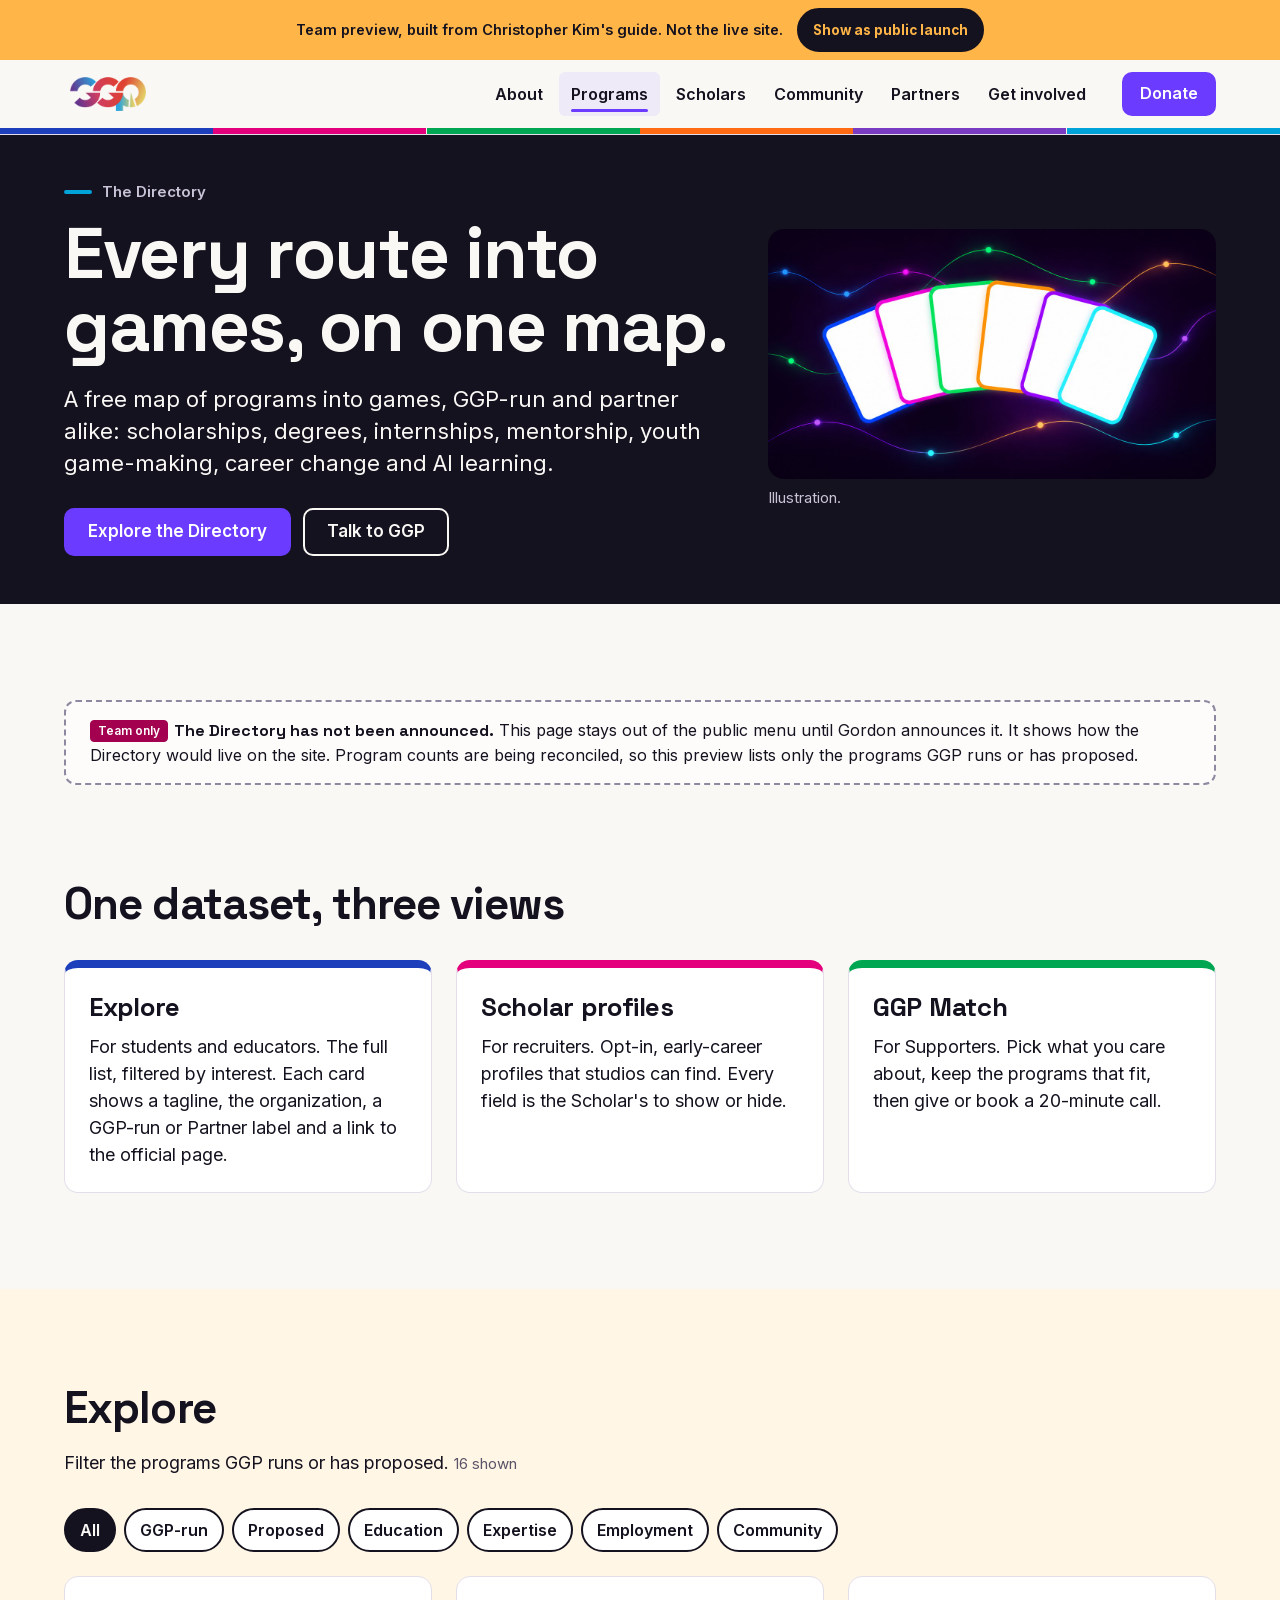
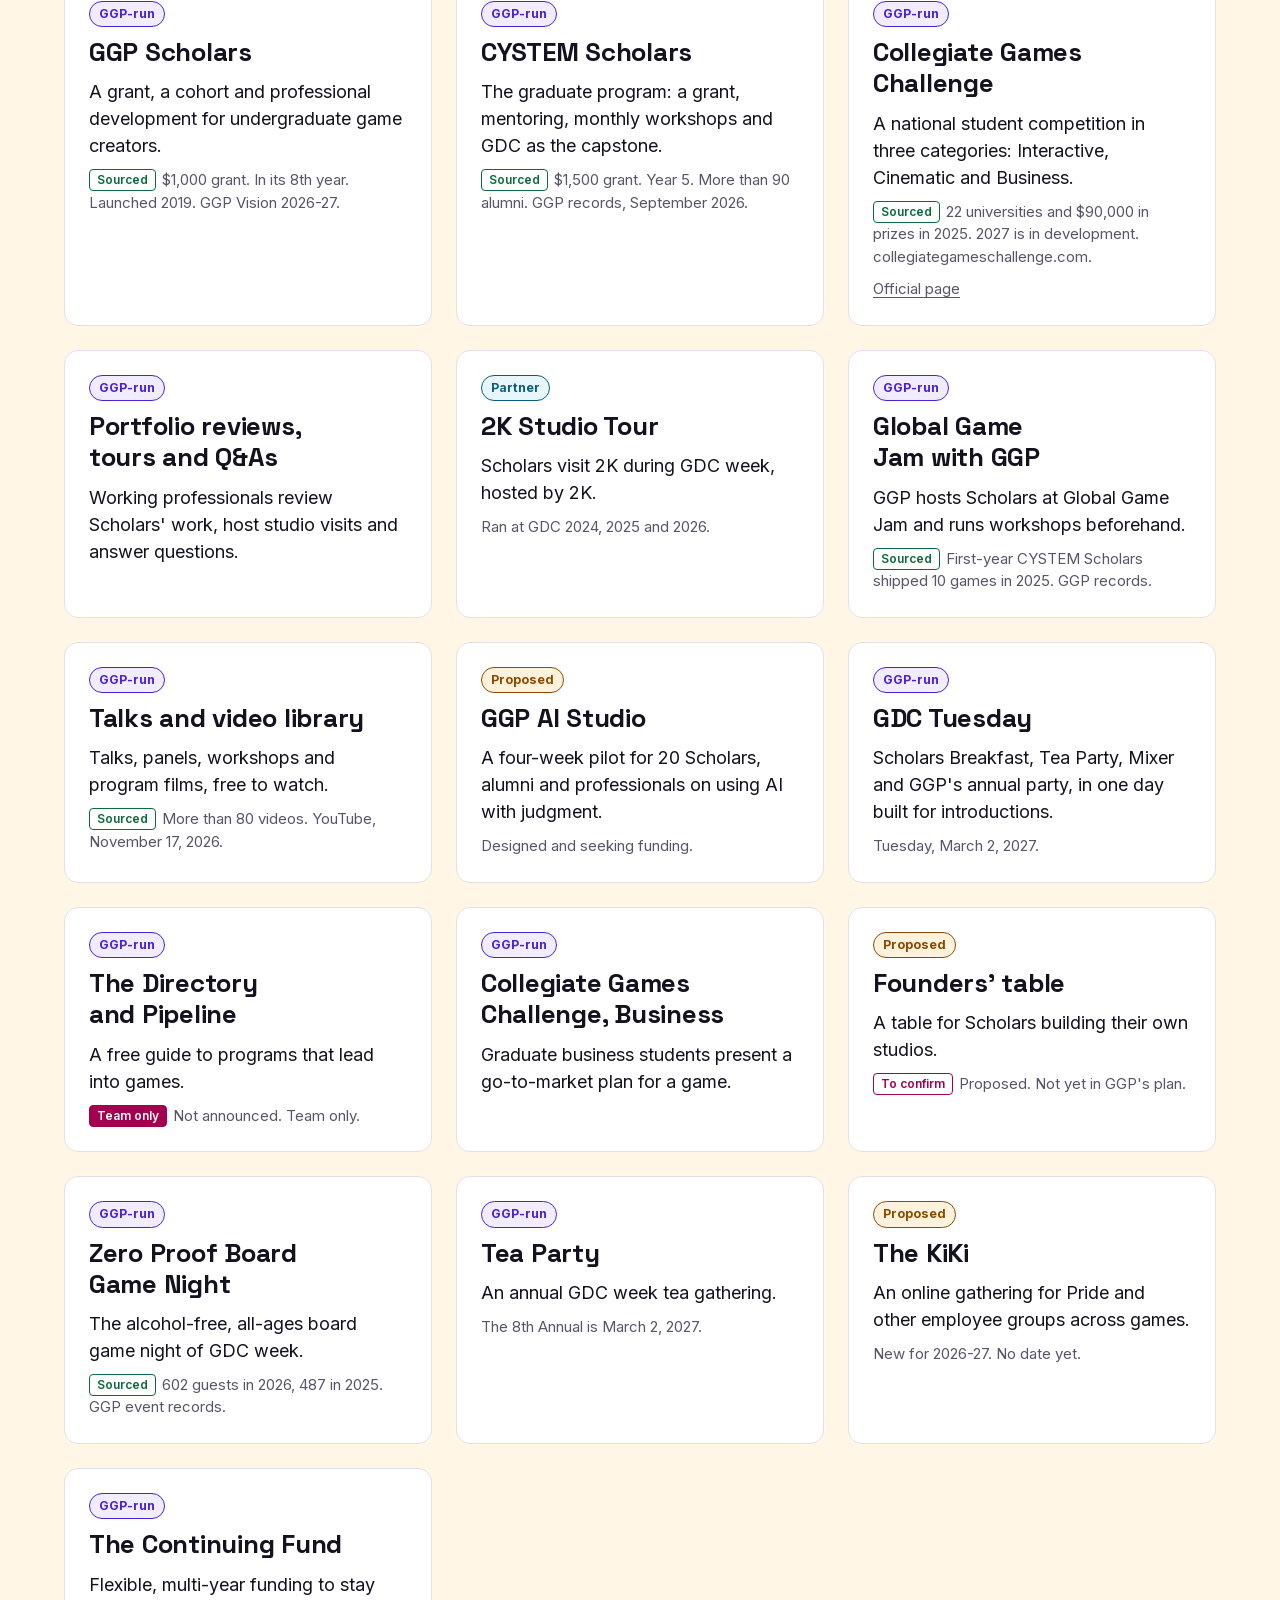
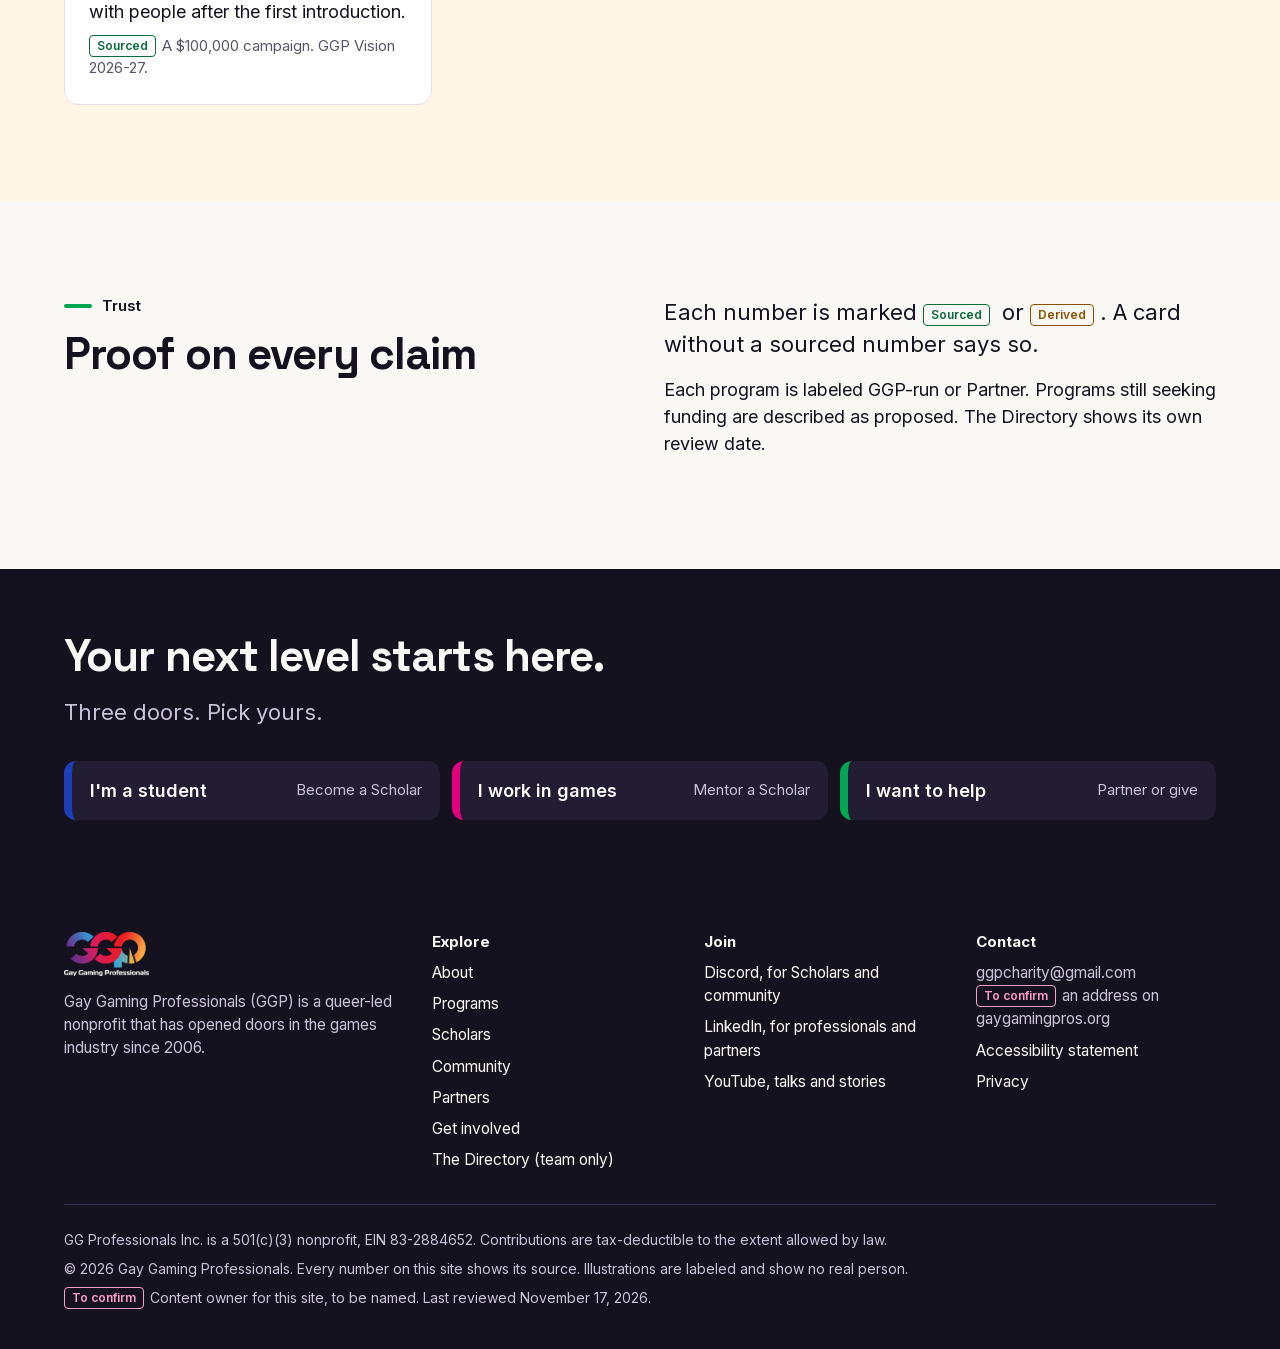
<file: directory.html>
<!doctype html>
<!-- STYLE: Transit lines and a shared table. Ink, paper and electric violet from Christopher Kim's guide; the pride spectrum drawn only as six route lines; Space Grotesk display with lined numerals, Inter body; lines for people, cards for programs; one 3D table with six different seats and one left open | WHY: the guide asks for a confident games brand that happens to be a nonprofit, one family with the Scholars Transit Map and the Directory, with real structure a visitor can follow in one glance | ALT: photo-led nonprofit template with a rainbow gradient hero, which the guide rules out (no stock, pride as a signature and not wallpaper) -->
<html lang="en" class="no-js"><head><meta charset="utf-8"><meta name="viewport" content="width=device-width,initial-scale=1">
<title>The Directory at GGP</title><meta name="description" content="A free map of programs into games, GGP-run and partner alike."><meta name="robots" content="noindex,nofollow"><meta name="theme-color" content="#15121F">
<link rel="preload" href="a/SpaceGrotesk.woff2" as="font" type="font/woff2" crossorigin><link rel="preload" href="a/Inter.woff2" as="font" type="font/woff2" crossorigin>
<link rel="stylesheet" href="a/site.css"></head><body>
<a class="skip" href="#main">Skip to content</a>
<div class="preview"><div class="w"><span>Team preview, built from Christopher Kim's guide. Not the live site.</span> <button type="button" id="viewsw" class="vsw" aria-pressed="false">Show as public launch</button></div></div>
<header class="hdr"><div class="w"><a class="logo" href="index.html" aria-label="Gay Gaming Professionals, home"><img src="a/ggp-logo.png" alt="" width="88" height="40"></a>
<nav class="nav" aria-label="Main"><a href="about.html">About</a><a href="programs.html" aria-current="page">Programs</a><a href="scholars.html">Scholars</a><a href="community.html">Community</a><a href="partners.html">Partners</a><a href="get-involved.html">Get involved</a></nav>
<a class="btn sm donate" href="get-involved.html#donate">Donate</a>
<button class="menu" id="menu" aria-expanded="false" aria-controls="drawer">Menu</button></div>
<nav class="drawer" id="drawer" aria-label="Main, mobile"><a href="about.html">About</a><a href="programs.html" aria-current="page">Programs</a><a href="scholars.html">Scholars</a><a href="community.html">Community</a><a href="partners.html">Partners</a><a href="get-involved.html">Get involved</a></nav><div class="spectrum" aria-hidden="true"><i></i><i></i><i></i><i></i><i></i><i></i></div></header>
<div class="rail" aria-hidden="true"><i></i></div>
<main id="main"><section class="phero ink"><div class="w"><div class="g"><div><p class="eyebrow" style="--line:var(--cyan)">The Directory</p><h1>Every route into games, on one map.</h1><p class="lede" style="margin-top:20px">A free map of programs into games, GGP-run and partner alike: scholarships, degrees, internships, mentorship, youth game-making, career change and AI learning.</p><div class="row" style="margin-top:28px"><a class="btn" href="#explore">Explore the Directory</a><a class="btn o" href="get-involved.html#talk">Talk to GGP</a></div></div><figure style="margin:0"><img src="a/deck.jpg" alt="" width="1200" height="672"><figcaption class="small" style="margin-top:8px;color:var(--onink-m)">Illustration.</figcaption></figure></div></div></section>
<section style="padding-bottom:0"><div class="w"><div class="note"><span class="tagk t">Team only</span><b>The Directory has not been announced.</b> This page stays out of the public menu until Gordon announces it. It shows how the Directory would live on the site. Program counts are being reconciled, so this preview lists only the programs GGP runs or has proposed.</div></div></section>
<section><div class="w"><div class="head"><h2>One dataset, three views</h2></div><div class="cards c3">
<article class="card l1" style="border-top:8px solid var(--line)"><h3>Explore</h3><p>For students and educators. The full list, filtered by interest. Each card shows a tagline, the organization, a GGP-run or Partner label and a link to the official page.</p></article>
<article class="card l2" style="border-top:8px solid var(--line)"><h3>Scholar profiles</h3><p>For recruiters. Opt-in, early-career profiles that studios can find. Every field is the Scholar's to show or hide.</p></article>
<article class="card l3" style="border-top:8px solid var(--line)"><h3>GGP Match</h3><p>For Supporters. Pick what you care about, keep the programs that fit, then give or book a 20-minute call.</p></article></div></div></section>
<section class="cream" id="explore"><div class="w"><div class="head"><h2>Explore</h2><p>Filter the programs GGP runs or has proposed. <span id="fcount" role="status" aria-live="polite" class="small">16 shown</span></p></div>
<div class="tabs" role="group" aria-label="Filter programs"><button class="tab" type="button" data-filter="all" aria-pressed="true">All</button><button class="tab" type="button" data-filter="run" aria-pressed="false">GGP-run</button><button class="tab" type="button" data-filter="pro" aria-pressed="false">Proposed</button><button class="tab" type="button" data-filter="education" aria-pressed="false">Education</button><button class="tab" type="button" data-filter="expertise" aria-pressed="false">Expertise</button><button class="tab" type="button" data-filter="employment" aria-pressed="false">Employment</button><button class="tab" type="button" data-filter="community" aria-pressed="false">Community</button></div><div class="cards c3"><article class="card rv" data-kind="education run"><span class="lab run">GGP-run</span><h3>GGP Scholars</h3><p>A grant, a cohort and professional development for undergraduate game creators.</p><p class="small"><span class="tagk s">Sourced</span>$1,000 grant. In its 8th year. Launched 2019. GGP Vision 2026-27.</p></article><article class="card rv" data-kind="education run"><span class="lab run">GGP-run</span><h3>CYSTEM Scholars</h3><p>The graduate program: a grant, mentoring, monthly workshops and GDC as the capstone.</p><p class="small"><span class="tagk s">Sourced</span>$1,500 grant. Year 5. More than 90 alumni. GGP records, September 2026.</p></article><article class="card rv" data-kind="education run"><span class="lab run">GGP-run</span><h3>Collegiate Games Challenge</h3><p>A national student competition in three categories: Interactive, Cinematic and Business.</p><p class="small"><span class="tagk s">Sourced</span>22 universities and $90,000 in prizes in 2025. 2027 is in development. collegiategameschallenge.com.</p><a class="small" href="https://www.collegiategameschallenge.com/">Official page</a></article><article class="card rv" data-kind="expertise run"><span class="lab run">GGP-run</span><h3>Portfolio reviews, tours and Q&amp;As</h3><p>Working professionals review Scholars&#x27; work, host studio visits and answer questions.</p></article><article class="card rv" data-kind="expertise par"><span class="lab par">Partner</span><h3>2K Studio Tour</h3><p>Scholars visit 2K during GDC week, hosted by 2K.</p><p class="small">Ran at GDC 2024, 2025 and 2026.</p></article><article class="card rv" data-kind="expertise community run"><span class="lab run">GGP-run</span><h3>Global Game Jam with GGP</h3><p>GGP hosts Scholars at Global Game Jam and runs workshops beforehand.</p><p class="small"><span class="tagk s">Sourced</span>First-year CYSTEM Scholars shipped 10 games in 2025. GGP records.</p></article><article class="card rv" data-kind="expertise run"><span class="lab run">GGP-run</span><h3>Talks and video library</h3><p>Talks, panels, workshops and program films, free to watch.</p><p class="small"><span class="tagk s">Sourced</span>More than 80 videos. YouTube, November 17, 2026.</p></article><article class="card rv" data-kind="expertise pro"><span class="lab pro">Proposed</span><h3>GGP AI Studio</h3><p>A four-week pilot for 20 Scholars, alumni and professionals on using AI with judgment.</p><p class="small">Designed and seeking funding.</p></article><article class="card rv" data-kind="employment community run"><span class="lab run">GGP-run</span><h3>GDC Tuesday</h3><p>Scholars Breakfast, Tea Party, Mixer and GGP&#x27;s annual party, in one day built for introductions.</p><p class="small">Tuesday, March 2, 2027.</p></article><article class="card rv team" data-kind="employment run"><span class="lab run">GGP-run</span><h3>The Directory and Pipeline</h3><p>A free guide to programs that lead into games.</p><p class="small"><span class="tagk t">Team only</span>Not announced. Team only.</p></article><article class="card rv" data-kind="entrepreneurship education run"><span class="lab run">GGP-run</span><h3>Collegiate Games Challenge, Business</h3><p>Graduate business students present a go-to-market plan for a game.</p></article><article class="card rv team" data-kind="entrepreneurship pro"><span class="lab pro">Proposed</span><h3>Founders&#x27; table</h3><p>A table for Scholars building their own studios.</p><p class="small"><span class="tagk c">To confirm</span>Proposed. Not yet in GGP&#x27;s plan.</p></article><article class="card rv" data-kind="community run"><span class="lab run">GGP-run</span><h3>Zero Proof Board Game Night</h3><p>The alcohol-free, all-ages board game night of GDC week.</p><p class="small"><span class="tagk s">Sourced</span>602 guests in 2026, 487 in 2025. GGP event records.</p></article><article class="card rv" data-kind="community run"><span class="lab run">GGP-run</span><h3>Tea Party</h3><p>An annual GDC week tea gathering.</p><p class="small">The 8th Annual is March 2, 2027.</p></article><article class="card rv" data-kind="community pro"><span class="lab pro">Proposed</span><h3>The KiKi</h3><p>An online gathering for Pride and other employee groups across games.</p><p class="small">New for 2026-27. No date yet.</p></article><article class="card rv" data-kind="community run"><span class="lab run">GGP-run</span><h3>The Continuing Fund</h3><p>Flexible, multi-year funding to stay with people after the first introduction.</p><p class="small"><span class="tagk s">Sourced</span>A $100,000 campaign. GGP Vision 2026-27.</p></article></div></div></section>
<section><div class="w two"><div><p class="eyebrow" style="--line:var(--green)">Trust</p><h2>Proof on every claim</h2></div><div><p class="lede">Each number is marked <span class="tagk s">Sourced</span> or <span class="tagk d">Derived</span>. A card without a sourced number says so.</p><p>Each program is labeled GGP-run or Partner. Programs still seeking funding are described as proposed. The Directory shows its own review date.</p></div></div></section><section class="band" aria-labelledby="bandh"><div class="w"><h2 id="bandh">Your next level starts here.</h2><p class="lede">Three doors. Pick yours.</p>
<div class="mini"><a class="l1" href="scholars.html#apply">I'm a student <span>Become a Scholar</span></a><a class="l2" href="community.html#mentor">I work in games <span>Mentor a Scholar</span></a><a class="l3" href="get-involved.html#donate">I want to help <span>Partner or give</span></a></div></div></section></main>
<footer class="ftr"><div class="w"><div class="g">
<div><a class="logo" href="index.html" aria-label="Gay Gaming Professionals, home"><img src="a/ggp-logo-white.png" alt="" width="88" height="46"></a><p style="margin-top:14px;color:var(--onink-m)">Gay Gaming Professionals (GGP) is a queer-led nonprofit that has opened doors in the games industry since 2006.</p></div>
<div><h2>Explore</h2><ul><li><a href="about.html">About</a></li><li><a href="programs.html">Programs</a></li><li><a href="scholars.html">Scholars</a></li><li><a href="community.html">Community</a></li><li><a href="partners.html">Partners</a></li><li><a href="get-involved.html">Get involved</a></li><li class="team"><a href="directory.html">The Directory (team only)</a></li></ul></div>
<div><h2>Join</h2><ul><li><a href="https://discord.gg/Cm4zwU7PJN">Discord, for Scholars and community</a></li><li><a href="https://www.linkedin.com/company/gaygamingpros">LinkedIn, for professionals and partners</a></li><li><a href="https://www.youtube.com/@gaygamingpros">YouTube, talks and stories</a></li></ul></div>
<div><h2>Contact</h2><ul><li>ggpcharity@gmail.com<span class="team"> <span class="tagk c">To confirm</span>an address on gaygamingpros.org</span></li><li><a href="accessibility.html">Accessibility statement</a></li><li><a href="accessibility.html#privacy">Privacy</a></li></ul></div>
</div><div class="legal"><p>GG Professionals Inc. is a 501(c)(3) nonprofit, EIN 83-2884652. Contributions are tax-deductible to the extent allowed by law.</p><p>&copy; <span data-year>2026</span> Gay Gaming Professionals. Every number on this site shows its source. Illustrations are labeled and show no real person.</p><p class="team"><span class="tagk c">To confirm</span>Content owner for this site, to be named. Last reviewed November 17, 2026.</p></div></div></footer>
<script src="a/site.js"></script></body></html>
</file>
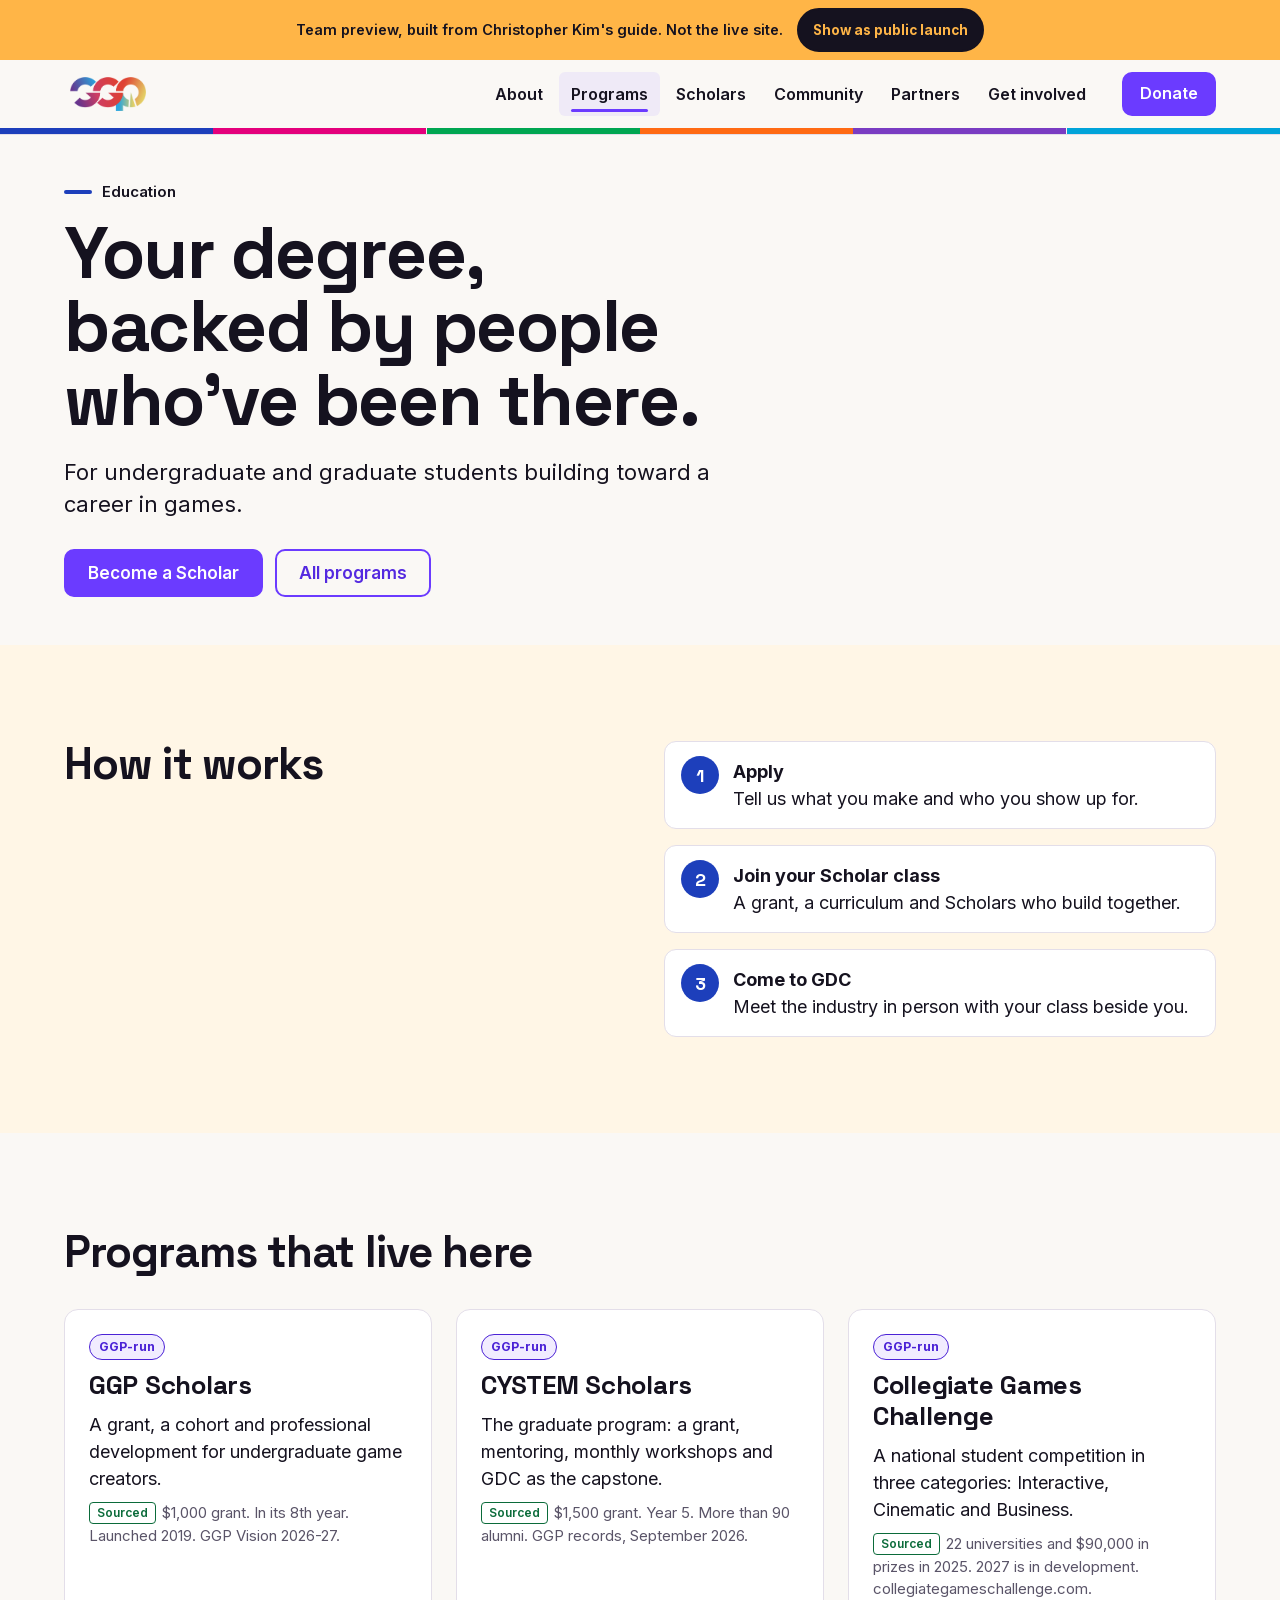
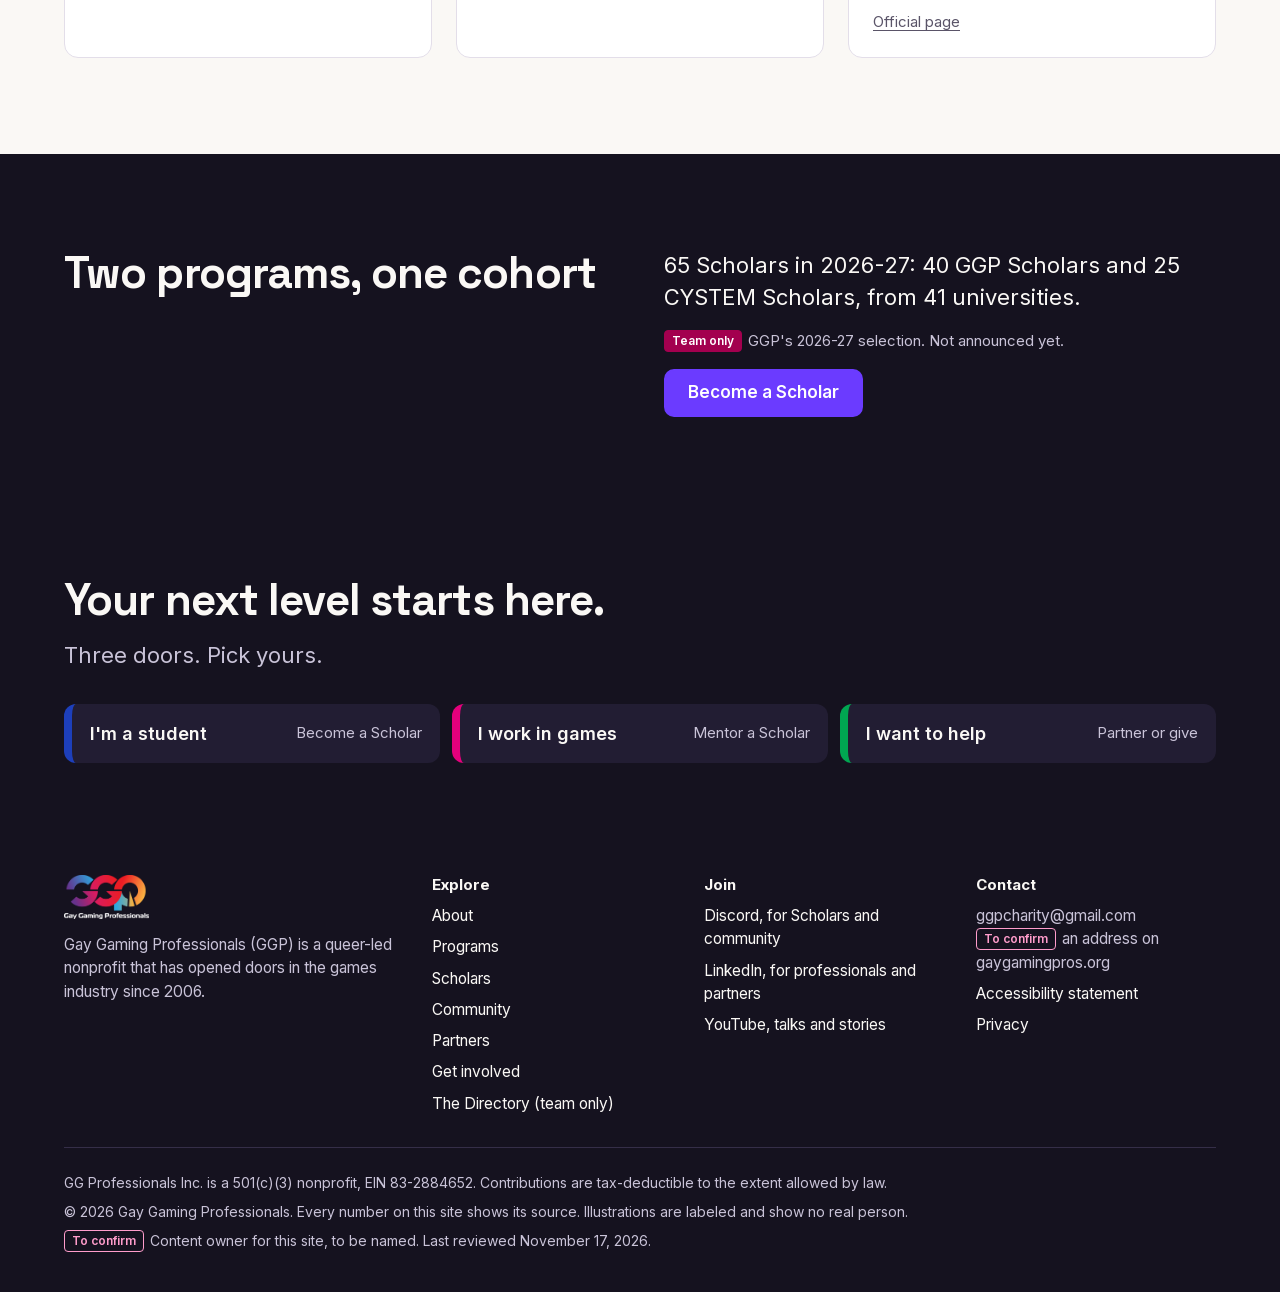
<file: education.html>
<!doctype html>
<!-- STYLE: Transit lines and a shared table. Ink, paper and electric violet from Christopher Kim's guide; the pride spectrum drawn only as six route lines; Space Grotesk display with lined numerals, Inter body; lines for people, cards for programs; one 3D table with six different seats and one left open | WHY: the guide asks for a confident games brand that happens to be a nonprofit, one family with the Scholars Transit Map and the Directory, with real structure a visitor can follow in one glance | ALT: photo-led nonprofit template with a rainbow gradient hero, which the guide rules out (no stock, pride as a signature and not wallpaper) -->
<html lang="en" class="no-js"><head><meta charset="utf-8"><meta name="viewport" content="width=device-width,initial-scale=1">
<title>Education at GGP</title><meta name="description" content="Your degree, backed by people who&#x27;ve been there. For undergraduate and graduate students building toward a career in games."><meta name="robots" content="noindex,nofollow"><meta name="theme-color" content="#15121F">
<link rel="preload" href="a/SpaceGrotesk.woff2" as="font" type="font/woff2" crossorigin><link rel="preload" href="a/Inter.woff2" as="font" type="font/woff2" crossorigin>
<link rel="stylesheet" href="a/site.css"></head><body>
<a class="skip" href="#main">Skip to content</a>
<div class="preview"><div class="w"><span>Team preview, built from Christopher Kim's guide. Not the live site.</span> <button type="button" id="viewsw" class="vsw" aria-pressed="false">Show as public launch</button></div></div>
<header class="hdr"><div class="w"><a class="logo" href="index.html" aria-label="Gay Gaming Professionals, home"><img src="a/ggp-logo.png" alt="" width="88" height="40"></a>
<nav class="nav" aria-label="Main"><a href="about.html">About</a><a href="programs.html" aria-current="page">Programs</a><a href="scholars.html">Scholars</a><a href="community.html">Community</a><a href="partners.html">Partners</a><a href="get-involved.html">Get involved</a></nav>
<a class="btn sm donate" href="get-involved.html#donate">Donate</a>
<button class="menu" id="menu" aria-expanded="false" aria-controls="drawer">Menu</button></div>
<nav class="drawer" id="drawer" aria-label="Main, mobile"><a href="about.html">About</a><a href="programs.html" aria-current="page">Programs</a><a href="scholars.html">Scholars</a><a href="community.html">Community</a><a href="partners.html">Partners</a><a href="get-involved.html">Get involved</a></nav><div class="spectrum" aria-hidden="true"><i></i><i></i><i></i><i></i><i></i><i></i></div></header>
<div class="rail" aria-hidden="true"><i></i></div>
<main id="main"><section class="phero"><div class="w"><div class="g"><div><p class="eyebrow" style="--line:var(--blue)">Education</p><h1>Your degree, backed by people who&#x27;ve been there.</h1><p class="lede" style="margin-top:20px">For undergraduate and graduate students building toward a career in games.</p><div class="row" style="margin-top:28px"><a class="btn" href="scholars.html#apply">Become a Scholar</a><a class="btn o" href="programs.html">All programs</a></div></div></div></div></section>
<section class="cream l1" style="--line:var(--blue)"><div class="w two"><div><h2>How it works</h2></div><ol class="steps" style="--line:var(--blue)"><li><b>Apply</b>Tell us what you make and who you show up for.</li><li><b>Join your Scholar class</b>A grant, a curriculum and Scholars who build together.</li><li><b>Come to GDC</b>Meet the industry in person with your class beside you.</li></ol></div></section>
<section><div class="w"><div class="head"><h2>Programs that live here</h2></div><div class="cards c3"><article class="card rv" data-kind="education run"><span class="lab run">GGP-run</span><h3>GGP Scholars</h3><p>A grant, a cohort and professional development for undergraduate game creators.</p><p class="small"><span class="tagk s">Sourced</span>$1,000 grant. In its 8th year. Launched 2019. GGP Vision 2026-27.</p></article><article class="card rv" data-kind="education run"><span class="lab run">GGP-run</span><h3>CYSTEM Scholars</h3><p>The graduate program: a grant, mentoring, monthly workshops and GDC as the capstone.</p><p class="small"><span class="tagk s">Sourced</span>$1,500 grant. Year 5. More than 90 alumni. GGP records, September 2026.</p></article><article class="card rv" data-kind="education run"><span class="lab run">GGP-run</span><h3>Collegiate Games Challenge</h3><p>A national student competition in three categories: Interactive, Cinematic and Business.</p><p class="small"><span class="tagk s">Sourced</span>22 universities and $90,000 in prizes in 2025. 2027 is in development. collegiategameschallenge.com.</p><a class="small" href="https://www.collegiategameschallenge.com/">Official page</a></article></div></div></section>

<section class="ink team"><div class="w two"><div><h2>Two programs, one cohort</h2></div><div><p class="lede">65 Scholars in 2026-27: 40 GGP Scholars and 25 CYSTEM Scholars, from 41 universities.</p><p class="small" style="color:var(--onink-m)"><span class="tagk t">Team only</span>GGP&#x27;s 2026-27 selection. Not announced yet.</p><a class="btn" href="scholars.html#apply">Become a Scholar</a></div></div></section><section class="band" aria-labelledby="bandh"><div class="w"><h2 id="bandh">Your next level starts here.</h2><p class="lede">Three doors. Pick yours.</p>
<div class="mini"><a class="l1" href="scholars.html#apply">I'm a student <span>Become a Scholar</span></a><a class="l2" href="community.html#mentor">I work in games <span>Mentor a Scholar</span></a><a class="l3" href="get-involved.html#donate">I want to help <span>Partner or give</span></a></div></div></section></main>
<footer class="ftr"><div class="w"><div class="g">
<div><a class="logo" href="index.html" aria-label="Gay Gaming Professionals, home"><img src="a/ggp-logo-white.png" alt="" width="88" height="46"></a><p style="margin-top:14px;color:var(--onink-m)">Gay Gaming Professionals (GGP) is a queer-led nonprofit that has opened doors in the games industry since 2006.</p></div>
<div><h2>Explore</h2><ul><li><a href="about.html">About</a></li><li><a href="programs.html">Programs</a></li><li><a href="scholars.html">Scholars</a></li><li><a href="community.html">Community</a></li><li><a href="partners.html">Partners</a></li><li><a href="get-involved.html">Get involved</a></li><li class="team"><a href="directory.html">The Directory (team only)</a></li></ul></div>
<div><h2>Join</h2><ul><li><a href="https://discord.gg/Cm4zwU7PJN">Discord, for Scholars and community</a></li><li><a href="https://www.linkedin.com/company/gaygamingpros">LinkedIn, for professionals and partners</a></li><li><a href="https://www.youtube.com/@gaygamingpros">YouTube, talks and stories</a></li></ul></div>
<div><h2>Contact</h2><ul><li>ggpcharity@gmail.com<span class="team"> <span class="tagk c">To confirm</span>an address on gaygamingpros.org</span></li><li><a href="accessibility.html">Accessibility statement</a></li><li><a href="accessibility.html#privacy">Privacy</a></li></ul></div>
</div><div class="legal"><p>GG Professionals Inc. is a 501(c)(3) nonprofit, EIN 83-2884652. Contributions are tax-deductible to the extent allowed by law.</p><p>&copy; <span data-year>2026</span> Gay Gaming Professionals. Every number on this site shows its source. Illustrations are labeled and show no real person.</p><p class="team"><span class="tagk c">To confirm</span>Content owner for this site, to be named. Last reviewed November 17, 2026.</p></div></div></footer>
<script src="a/site.js"></script></body></html>
</file>
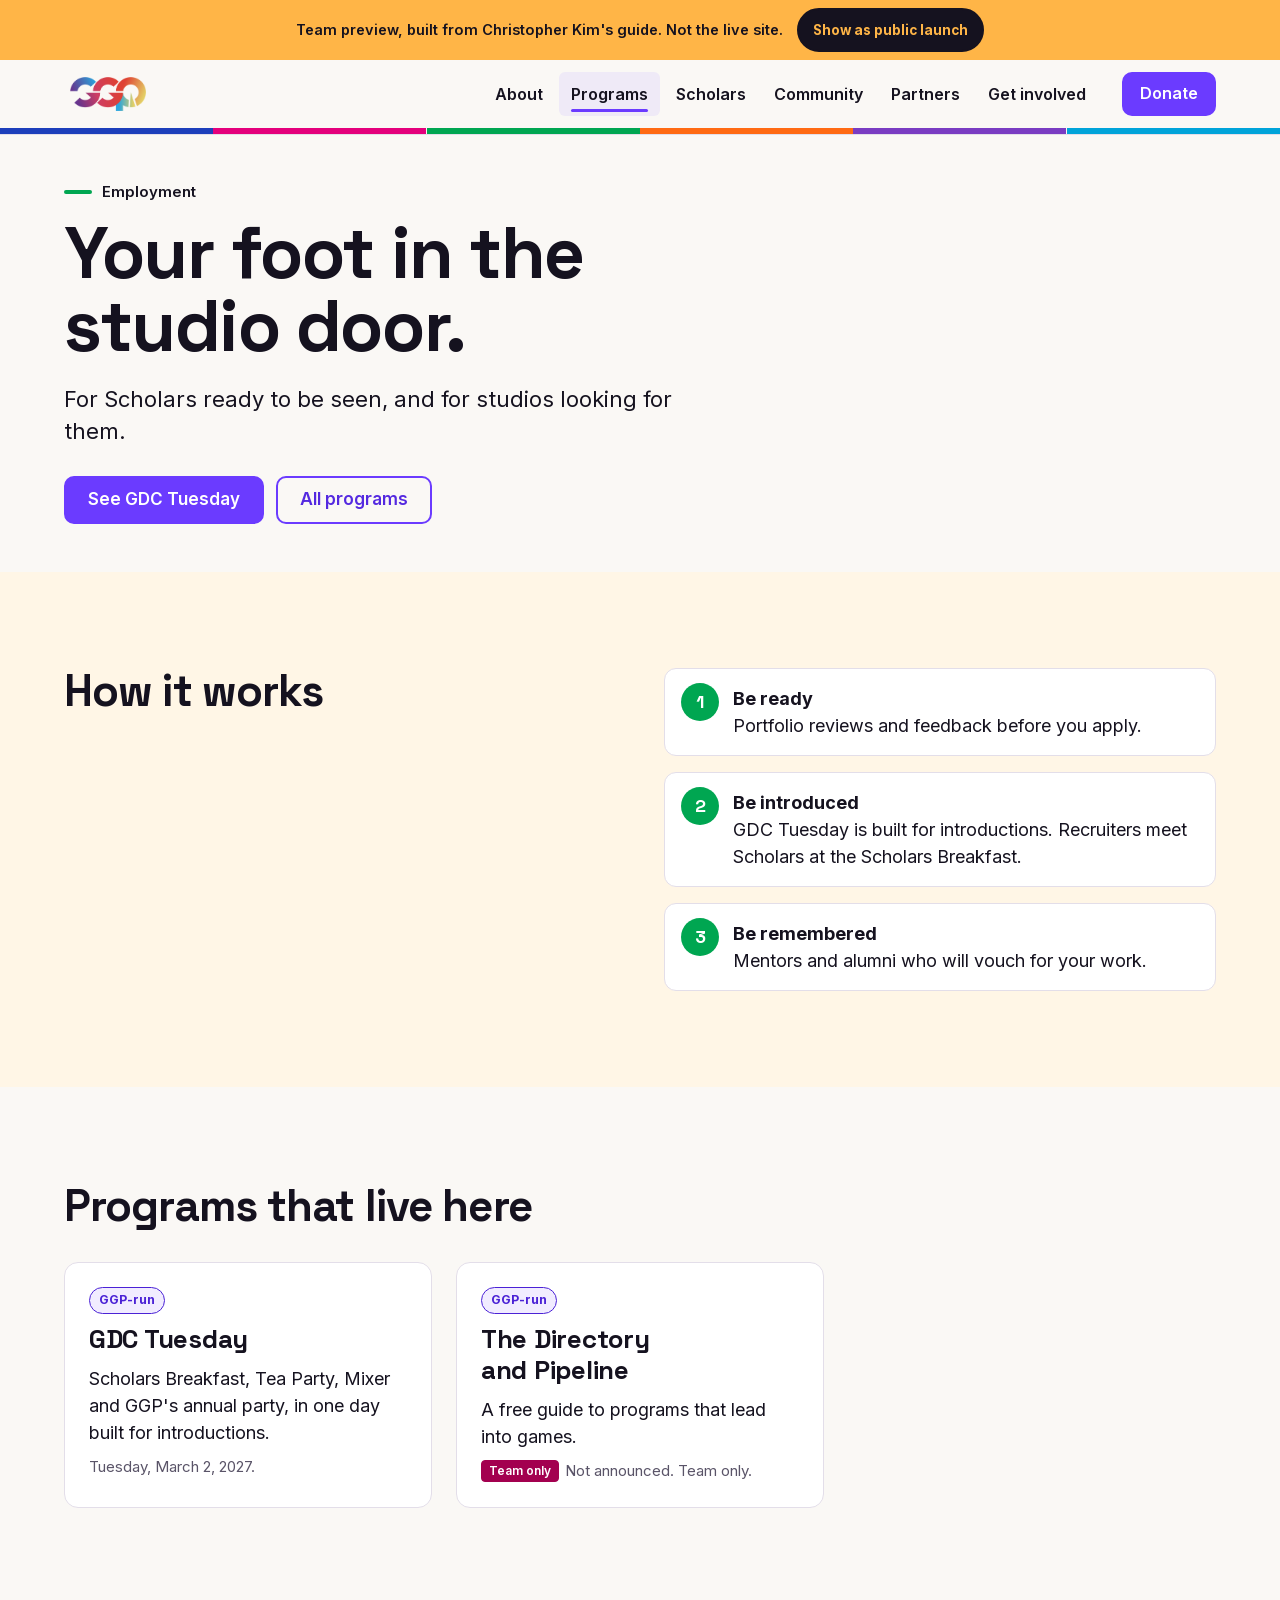
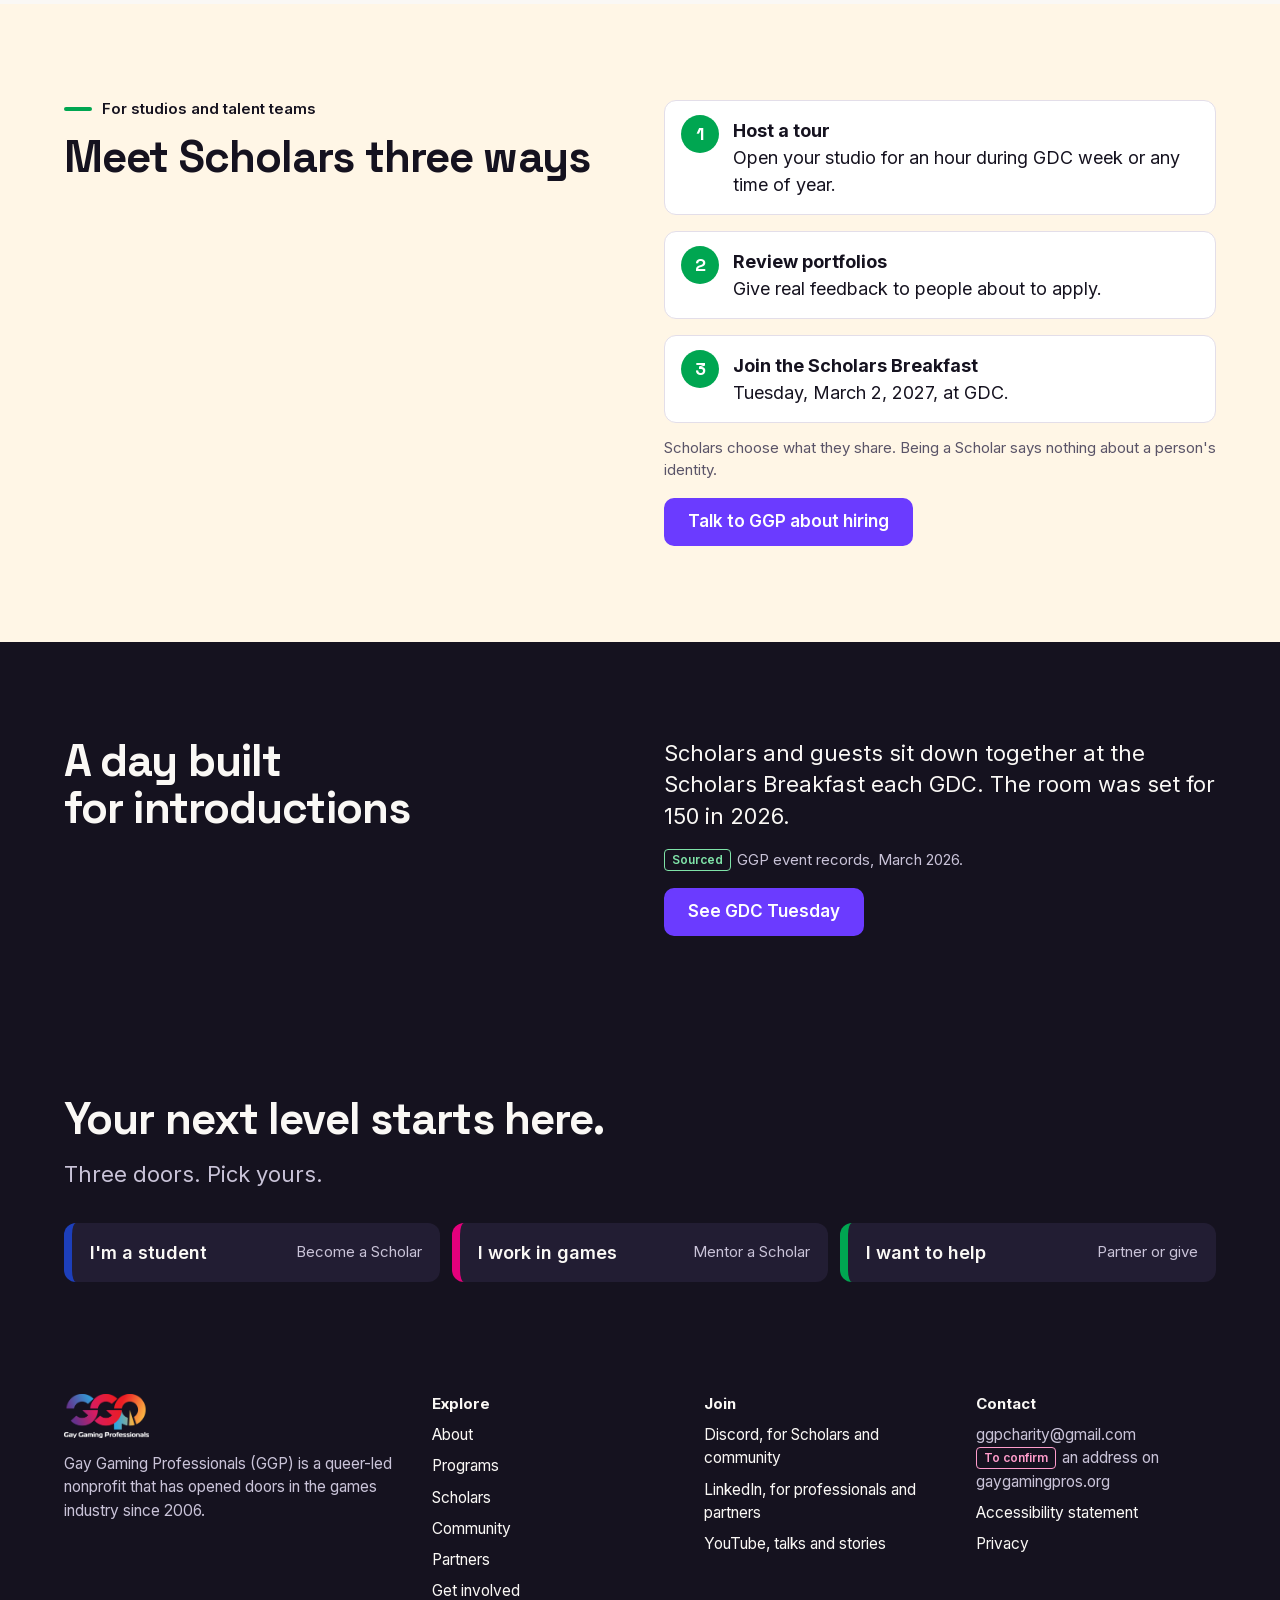
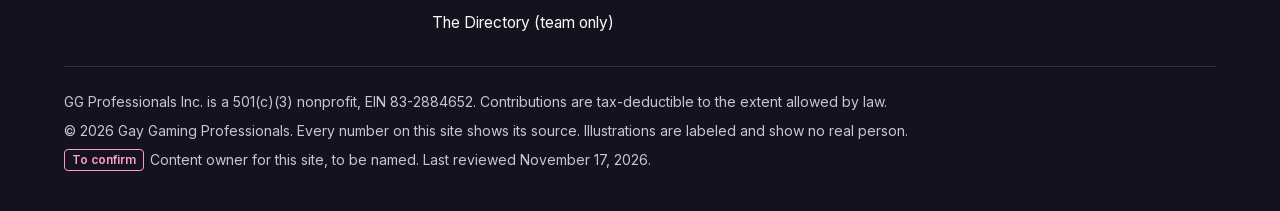
<file: employment.html>
<!doctype html>
<!-- STYLE: Transit lines and a shared table. Ink, paper and electric violet from Christopher Kim's guide; the pride spectrum drawn only as six route lines; Space Grotesk display with lined numerals, Inter body; lines for people, cards for programs; one 3D table with six different seats and one left open | WHY: the guide asks for a confident games brand that happens to be a nonprofit, one family with the Scholars Transit Map and the Directory, with real structure a visitor can follow in one glance | ALT: photo-led nonprofit template with a rainbow gradient hero, which the guide rules out (no stock, pride as a signature and not wallpaper) -->
<html lang="en" class="no-js"><head><meta charset="utf-8"><meta name="viewport" content="width=device-width,initial-scale=1">
<title>Employment at GGP</title><meta name="description" content="Your foot in the studio door. For Scholars ready to be seen, and for studios looking for them."><meta name="robots" content="noindex,nofollow"><meta name="theme-color" content="#15121F">
<link rel="preload" href="a/SpaceGrotesk.woff2" as="font" type="font/woff2" crossorigin><link rel="preload" href="a/Inter.woff2" as="font" type="font/woff2" crossorigin>
<link rel="stylesheet" href="a/site.css"></head><body>
<a class="skip" href="#main">Skip to content</a>
<div class="preview"><div class="w"><span>Team preview, built from Christopher Kim's guide. Not the live site.</span> <button type="button" id="viewsw" class="vsw" aria-pressed="false">Show as public launch</button></div></div>
<header class="hdr"><div class="w"><a class="logo" href="index.html" aria-label="Gay Gaming Professionals, home"><img src="a/ggp-logo.png" alt="" width="88" height="40"></a>
<nav class="nav" aria-label="Main"><a href="about.html">About</a><a href="programs.html" aria-current="page">Programs</a><a href="scholars.html">Scholars</a><a href="community.html">Community</a><a href="partners.html">Partners</a><a href="get-involved.html">Get involved</a></nav>
<a class="btn sm donate" href="get-involved.html#donate">Donate</a>
<button class="menu" id="menu" aria-expanded="false" aria-controls="drawer">Menu</button></div>
<nav class="drawer" id="drawer" aria-label="Main, mobile"><a href="about.html">About</a><a href="programs.html" aria-current="page">Programs</a><a href="scholars.html">Scholars</a><a href="community.html">Community</a><a href="partners.html">Partners</a><a href="get-involved.html">Get involved</a></nav><div class="spectrum" aria-hidden="true"><i></i><i></i><i></i><i></i><i></i><i></i></div></header>
<div class="rail" aria-hidden="true"><i></i></div>
<main id="main"><section class="phero"><div class="w"><div class="g"><div><p class="eyebrow" style="--line:var(--green)">Employment</p><h1>Your foot in the studio door.</h1><p class="lede" style="margin-top:20px">For Scholars ready to be seen, and for studios looking for them.</p><div class="row" style="margin-top:28px"><a class="btn" href="community.html">See GDC Tuesday</a><a class="btn o" href="programs.html">All programs</a></div></div></div></div></section>
<section class="cream l3" style="--line:var(--green)"><div class="w two"><div><h2>How it works</h2></div><ol class="steps" style="--line:var(--green)"><li><b>Be ready</b>Portfolio reviews and feedback before you apply.</li><li><b>Be introduced</b>GDC Tuesday is built for introductions. Recruiters meet Scholars at the Scholars Breakfast.</li><li><b>Be remembered</b>Mentors and alumni who will vouch for your work.</li></ol></div></section>
<section><div class="w"><div class="head"><h2>Programs that live here</h2></div><div class="cards c3"><article class="card rv" data-kind="employment community run"><span class="lab run">GGP-run</span><h3>GDC Tuesday</h3><p>Scholars Breakfast, Tea Party, Mixer and GGP&#x27;s annual party, in one day built for introductions.</p><p class="small">Tuesday, March 2, 2027.</p></article><article class="card rv team" data-kind="employment run"><span class="lab run">GGP-run</span><h3>The Directory and Pipeline</h3><p>A free guide to programs that lead into games.</p><p class="small"><span class="tagk t">Team only</span>Not announced. Team only.</p></article></div></div></section>
<section class="cream"><div class="w two"><div><p class="eyebrow" style="--line:var(--green)">For studios and talent teams</p><h2>Meet Scholars three ways</h2></div><div><ol class="steps" style="--line:var(--green)"><li><b>Host a tour</b>Open your studio for an hour during GDC week or any time of year.</li><li><b>Review portfolios</b>Give real feedback to people about to apply.</li><li><b>Join the Scholars Breakfast</b>Tuesday, March 2, 2027, at GDC.</li></ol><p class="small" style="margin-top:14px">Scholars choose what they share. Being a Scholar says nothing about a person's identity.</p><div class="row" style="margin-top:16px"><a class="btn" href="partners.html#work">Talk to GGP about hiring</a></div></div></div></section>
<section class="ink"><div class="w two"><div><h2>A day built for introductions</h2></div><div><p class="lede">Scholars and guests sit down together at the Scholars Breakfast each GDC. The room was set for 150 in 2026.</p><p class="small" style="color:var(--onink-m)"><span class="tagk s">Sourced</span>GGP event records, March 2026.</p><a class="btn" href="community.html">See GDC Tuesday</a></div></div></section><section class="band" aria-labelledby="bandh"><div class="w"><h2 id="bandh">Your next level starts here.</h2><p class="lede">Three doors. Pick yours.</p>
<div class="mini"><a class="l1" href="scholars.html#apply">I'm a student <span>Become a Scholar</span></a><a class="l2" href="community.html#mentor">I work in games <span>Mentor a Scholar</span></a><a class="l3" href="get-involved.html#donate">I want to help <span>Partner or give</span></a></div></div></section></main>
<footer class="ftr"><div class="w"><div class="g">
<div><a class="logo" href="index.html" aria-label="Gay Gaming Professionals, home"><img src="a/ggp-logo-white.png" alt="" width="88" height="46"></a><p style="margin-top:14px;color:var(--onink-m)">Gay Gaming Professionals (GGP) is a queer-led nonprofit that has opened doors in the games industry since 2006.</p></div>
<div><h2>Explore</h2><ul><li><a href="about.html">About</a></li><li><a href="programs.html">Programs</a></li><li><a href="scholars.html">Scholars</a></li><li><a href="community.html">Community</a></li><li><a href="partners.html">Partners</a></li><li><a href="get-involved.html">Get involved</a></li><li class="team"><a href="directory.html">The Directory (team only)</a></li></ul></div>
<div><h2>Join</h2><ul><li><a href="https://discord.gg/Cm4zwU7PJN">Discord, for Scholars and community</a></li><li><a href="https://www.linkedin.com/company/gaygamingpros">LinkedIn, for professionals and partners</a></li><li><a href="https://www.youtube.com/@gaygamingpros">YouTube, talks and stories</a></li></ul></div>
<div><h2>Contact</h2><ul><li>ggpcharity@gmail.com<span class="team"> <span class="tagk c">To confirm</span>an address on gaygamingpros.org</span></li><li><a href="accessibility.html">Accessibility statement</a></li><li><a href="accessibility.html#privacy">Privacy</a></li></ul></div>
</div><div class="legal"><p>GG Professionals Inc. is a 501(c)(3) nonprofit, EIN 83-2884652. Contributions are tax-deductible to the extent allowed by law.</p><p>&copy; <span data-year>2026</span> Gay Gaming Professionals. Every number on this site shows its source. Illustrations are labeled and show no real person.</p><p class="team"><span class="tagk c">To confirm</span>Content owner for this site, to be named. Last reviewed November 17, 2026.</p></div></div></footer>
<script src="a/site.js"></script></body></html>
</file>
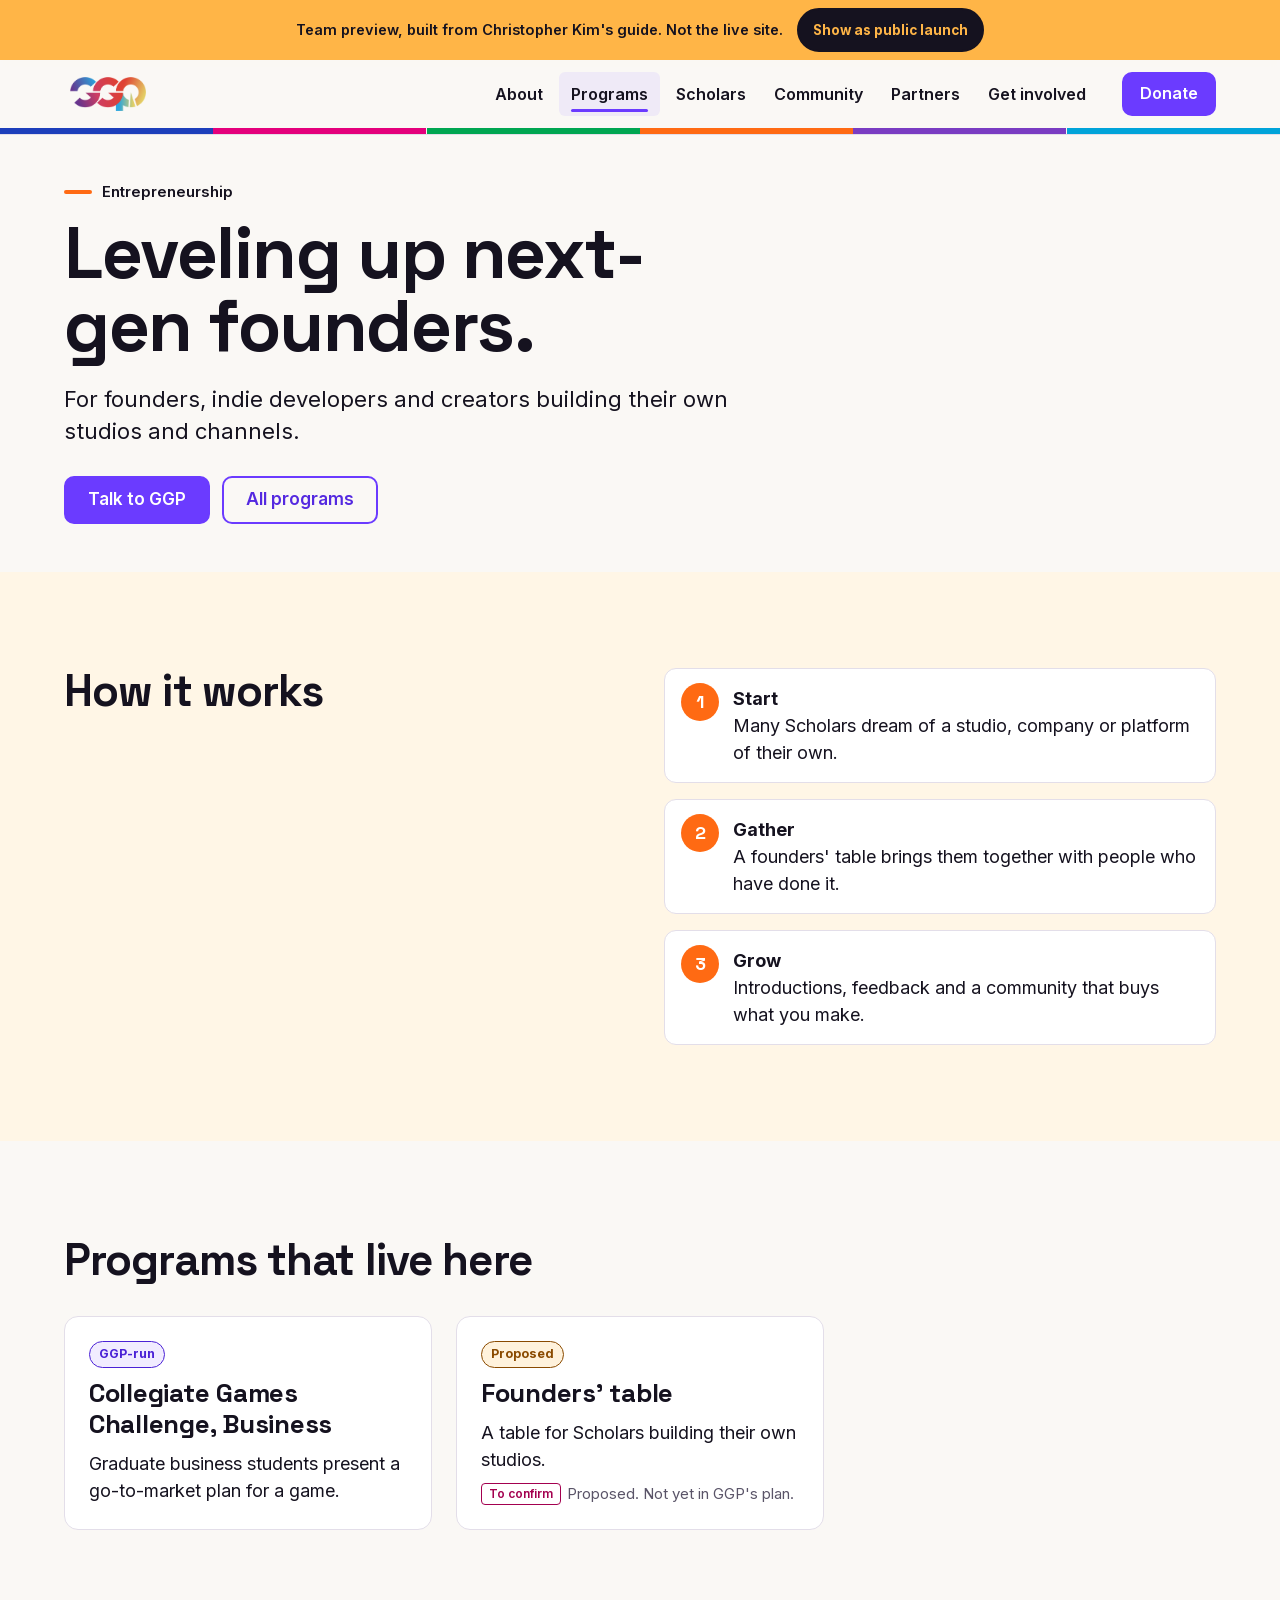
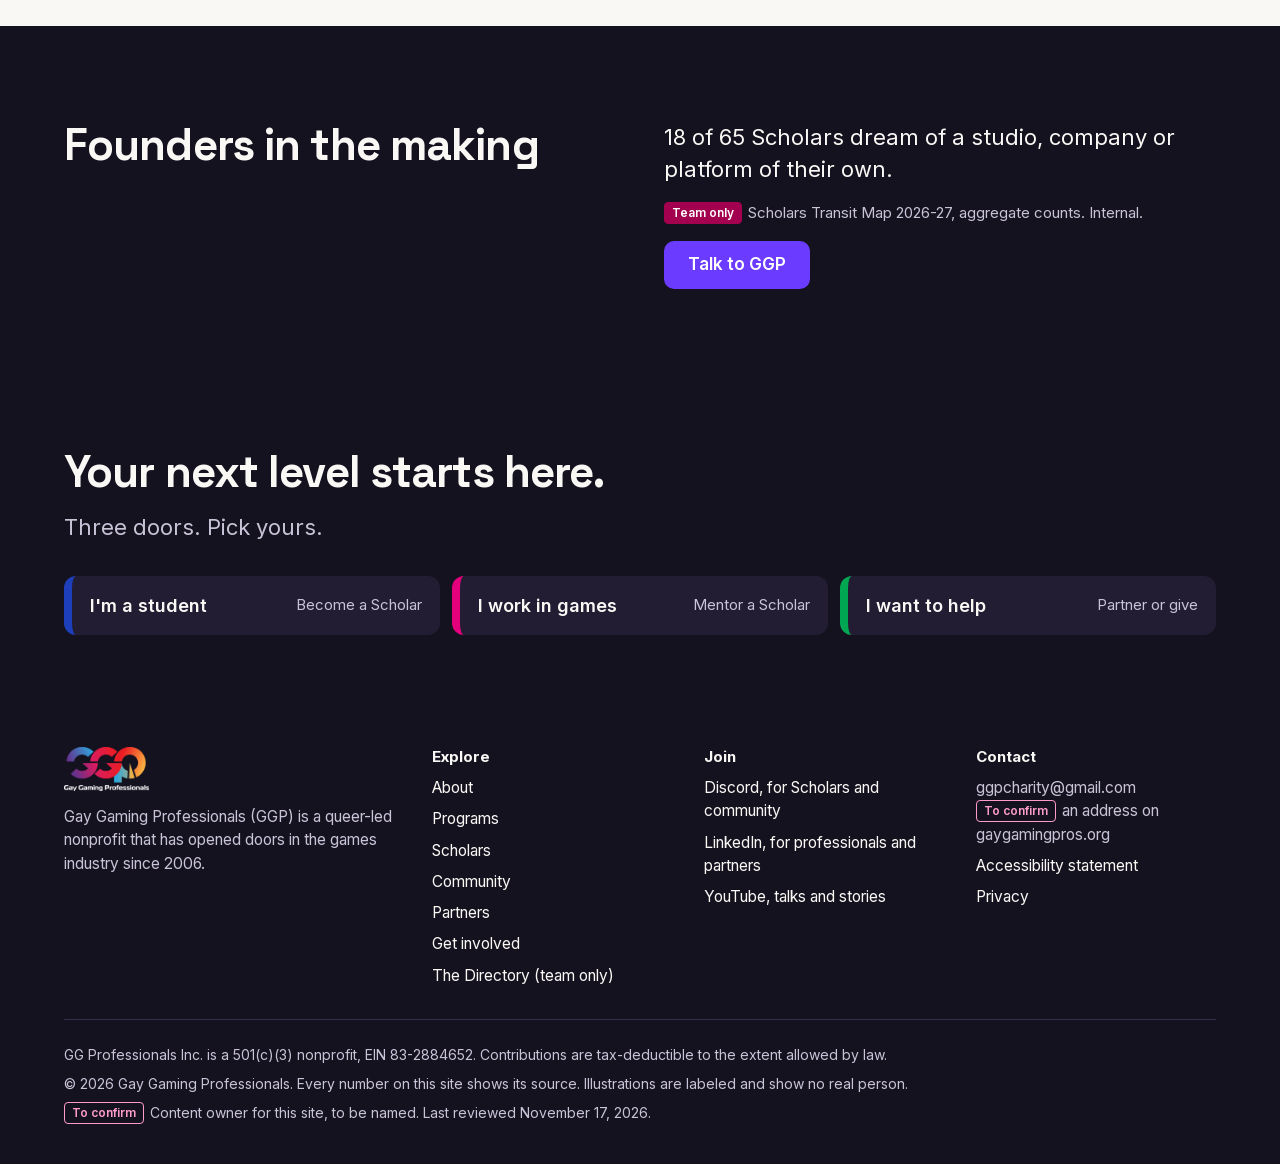
<file: entrepreneurship.html>
<!doctype html>
<!-- STYLE: Transit lines and a shared table. Ink, paper and electric violet from Christopher Kim's guide; the pride spectrum drawn only as six route lines; Space Grotesk display with lined numerals, Inter body; lines for people, cards for programs; one 3D table with six different seats and one left open | WHY: the guide asks for a confident games brand that happens to be a nonprofit, one family with the Scholars Transit Map and the Directory, with real structure a visitor can follow in one glance | ALT: photo-led nonprofit template with a rainbow gradient hero, which the guide rules out (no stock, pride as a signature and not wallpaper) -->
<html lang="en" class="no-js"><head><meta charset="utf-8"><meta name="viewport" content="width=device-width,initial-scale=1">
<title>Entrepreneurship at GGP</title><meta name="description" content="Leveling up next-gen founders. For founders, indie developers and creators building their own studios and channels."><meta name="robots" content="noindex,nofollow"><meta name="theme-color" content="#15121F">
<link rel="preload" href="a/SpaceGrotesk.woff2" as="font" type="font/woff2" crossorigin><link rel="preload" href="a/Inter.woff2" as="font" type="font/woff2" crossorigin>
<link rel="stylesheet" href="a/site.css"></head><body>
<a class="skip" href="#main">Skip to content</a>
<div class="preview"><div class="w"><span>Team preview, built from Christopher Kim's guide. Not the live site.</span> <button type="button" id="viewsw" class="vsw" aria-pressed="false">Show as public launch</button></div></div>
<header class="hdr"><div class="w"><a class="logo" href="index.html" aria-label="Gay Gaming Professionals, home"><img src="a/ggp-logo.png" alt="" width="88" height="40"></a>
<nav class="nav" aria-label="Main"><a href="about.html">About</a><a href="programs.html" aria-current="page">Programs</a><a href="scholars.html">Scholars</a><a href="community.html">Community</a><a href="partners.html">Partners</a><a href="get-involved.html">Get involved</a></nav>
<a class="btn sm donate" href="get-involved.html#donate">Donate</a>
<button class="menu" id="menu" aria-expanded="false" aria-controls="drawer">Menu</button></div>
<nav class="drawer" id="drawer" aria-label="Main, mobile"><a href="about.html">About</a><a href="programs.html" aria-current="page">Programs</a><a href="scholars.html">Scholars</a><a href="community.html">Community</a><a href="partners.html">Partners</a><a href="get-involved.html">Get involved</a></nav><div class="spectrum" aria-hidden="true"><i></i><i></i><i></i><i></i><i></i><i></i></div></header>
<div class="rail" aria-hidden="true"><i></i></div>
<main id="main"><section class="phero"><div class="w"><div class="g"><div><p class="eyebrow" style="--line:var(--orange)">Entrepreneurship</p><h1>Leveling up next-gen founders.</h1><p class="lede" style="margin-top:20px">For founders, indie developers and creators building their own studios and channels.</p><div class="row" style="margin-top:28px"><a class="btn" href="get-involved.html#talk">Talk to GGP</a><a class="btn o" href="programs.html">All programs</a></div></div></div></div></section>
<section class="cream l4" style="--line:var(--orange)"><div class="w two"><div><h2>How it works</h2></div><ol class="steps" style="--line:var(--orange)"><li><b>Start</b>Many Scholars dream of a studio, company or platform of their own.</li><li><b>Gather</b>A founders&#x27; table brings them together with people who have done it.</li><li><b>Grow</b>Introductions, feedback and a community that buys what you make.</li></ol></div></section>
<section><div class="w"><div class="head"><h2>Programs that live here</h2></div><div class="cards c3"><article class="card rv" data-kind="entrepreneurship education run"><span class="lab run">GGP-run</span><h3>Collegiate Games Challenge, Business</h3><p>Graduate business students present a go-to-market plan for a game.</p></article><article class="card rv team" data-kind="entrepreneurship pro"><span class="lab pro">Proposed</span><h3>Founders&#x27; table</h3><p>A table for Scholars building their own studios.</p><p class="small"><span class="tagk c">To confirm</span>Proposed. Not yet in GGP&#x27;s plan.</p></article></div></div></section>

<section class="ink team"><div class="w two"><div><h2>Founders in the making</h2></div><div><p class="lede">18 of 65 Scholars dream of a studio, company or platform of their own.</p><p class="small" style="color:var(--onink-m)"><span class="tagk t">Team only</span>Scholars Transit Map 2026-27, aggregate counts. Internal.</p><a class="btn" href="get-involved.html#talk">Talk to GGP</a></div></div></section><section class="band" aria-labelledby="bandh"><div class="w"><h2 id="bandh">Your next level starts here.</h2><p class="lede">Three doors. Pick yours.</p>
<div class="mini"><a class="l1" href="scholars.html#apply">I'm a student <span>Become a Scholar</span></a><a class="l2" href="community.html#mentor">I work in games <span>Mentor a Scholar</span></a><a class="l3" href="get-involved.html#donate">I want to help <span>Partner or give</span></a></div></div></section></main>
<footer class="ftr"><div class="w"><div class="g">
<div><a class="logo" href="index.html" aria-label="Gay Gaming Professionals, home"><img src="a/ggp-logo-white.png" alt="" width="88" height="46"></a><p style="margin-top:14px;color:var(--onink-m)">Gay Gaming Professionals (GGP) is a queer-led nonprofit that has opened doors in the games industry since 2006.</p></div>
<div><h2>Explore</h2><ul><li><a href="about.html">About</a></li><li><a href="programs.html">Programs</a></li><li><a href="scholars.html">Scholars</a></li><li><a href="community.html">Community</a></li><li><a href="partners.html">Partners</a></li><li><a href="get-involved.html">Get involved</a></li><li class="team"><a href="directory.html">The Directory (team only)</a></li></ul></div>
<div><h2>Join</h2><ul><li><a href="https://discord.gg/Cm4zwU7PJN">Discord, for Scholars and community</a></li><li><a href="https://www.linkedin.com/company/gaygamingpros">LinkedIn, for professionals and partners</a></li><li><a href="https://www.youtube.com/@gaygamingpros">YouTube, talks and stories</a></li></ul></div>
<div><h2>Contact</h2><ul><li>ggpcharity@gmail.com<span class="team"> <span class="tagk c">To confirm</span>an address on gaygamingpros.org</span></li><li><a href="accessibility.html">Accessibility statement</a></li><li><a href="accessibility.html#privacy">Privacy</a></li></ul></div>
</div><div class="legal"><p>GG Professionals Inc. is a 501(c)(3) nonprofit, EIN 83-2884652. Contributions are tax-deductible to the extent allowed by law.</p><p>&copy; <span data-year>2026</span> Gay Gaming Professionals. Every number on this site shows its source. Illustrations are labeled and show no real person.</p><p class="team"><span class="tagk c">To confirm</span>Content owner for this site, to be named. Last reviewed November 17, 2026.</p></div></div></footer>
<script src="a/site.js"></script></body></html>
</file>
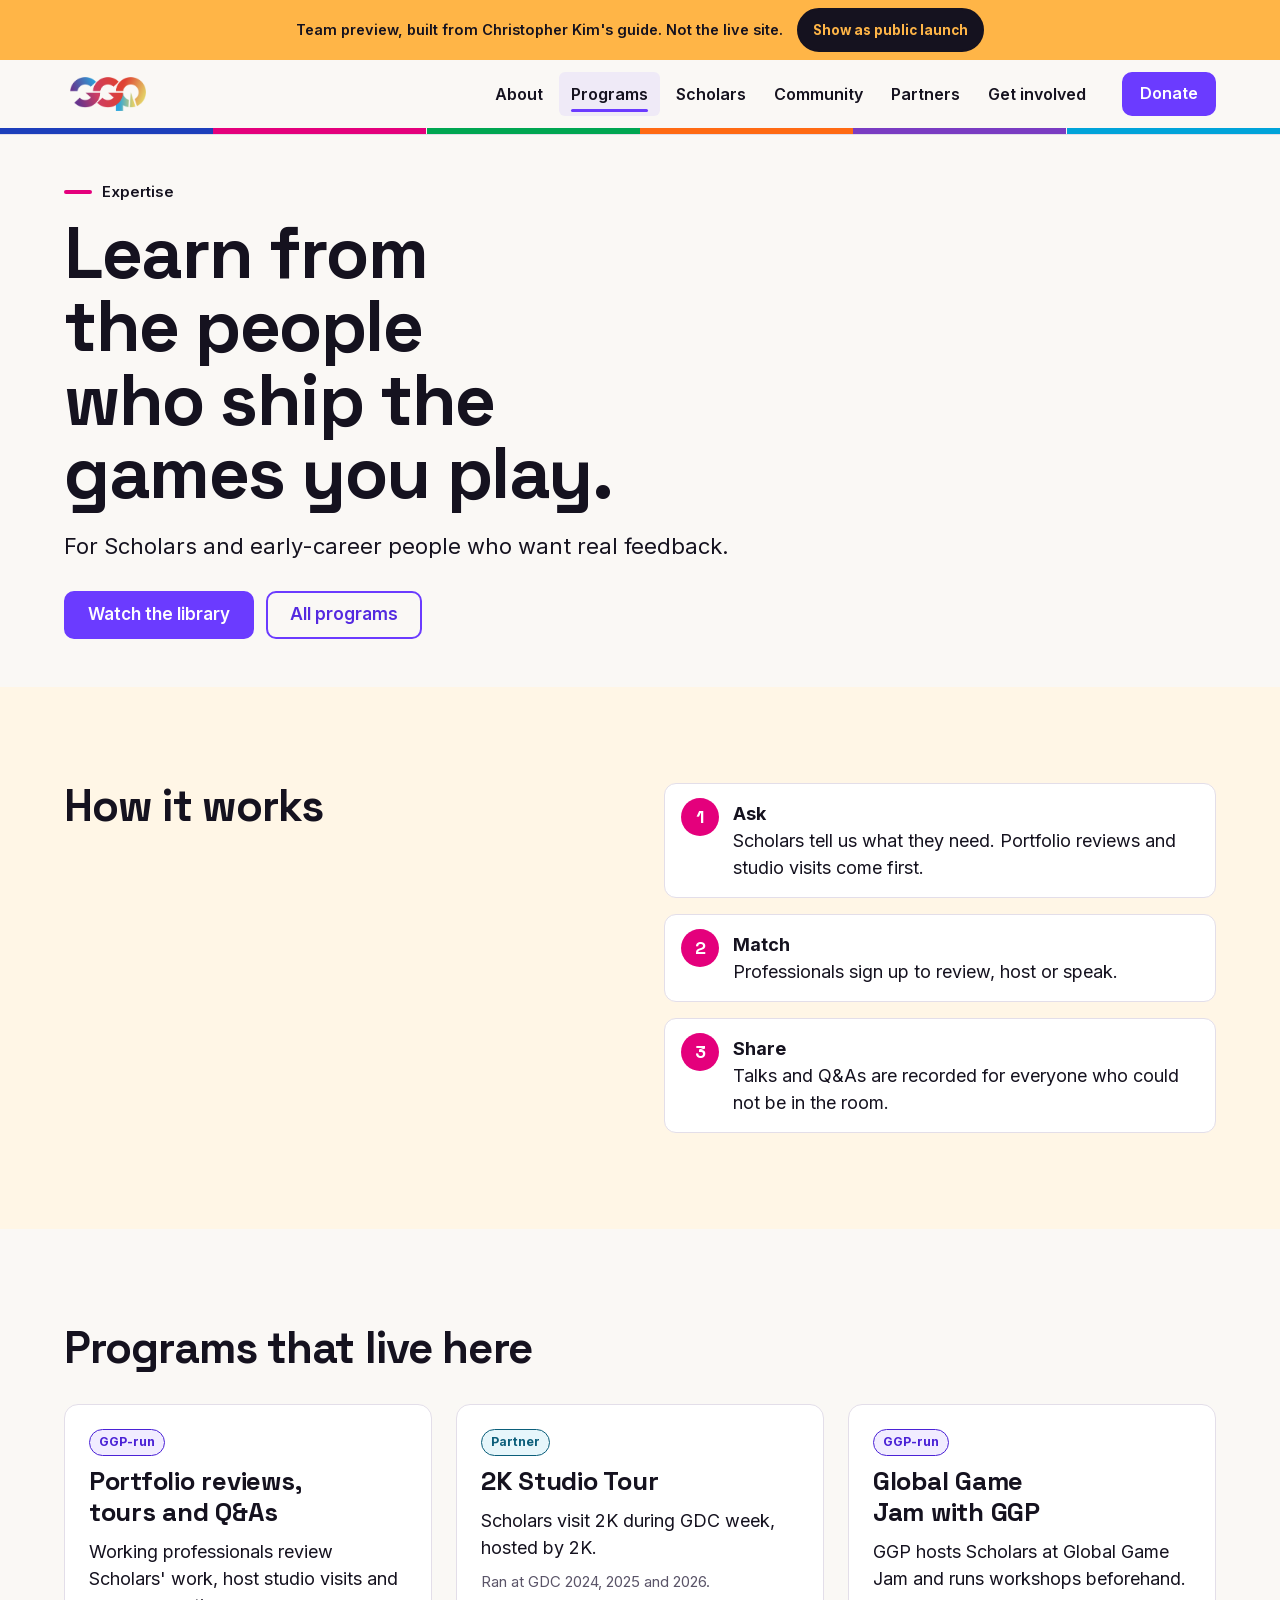
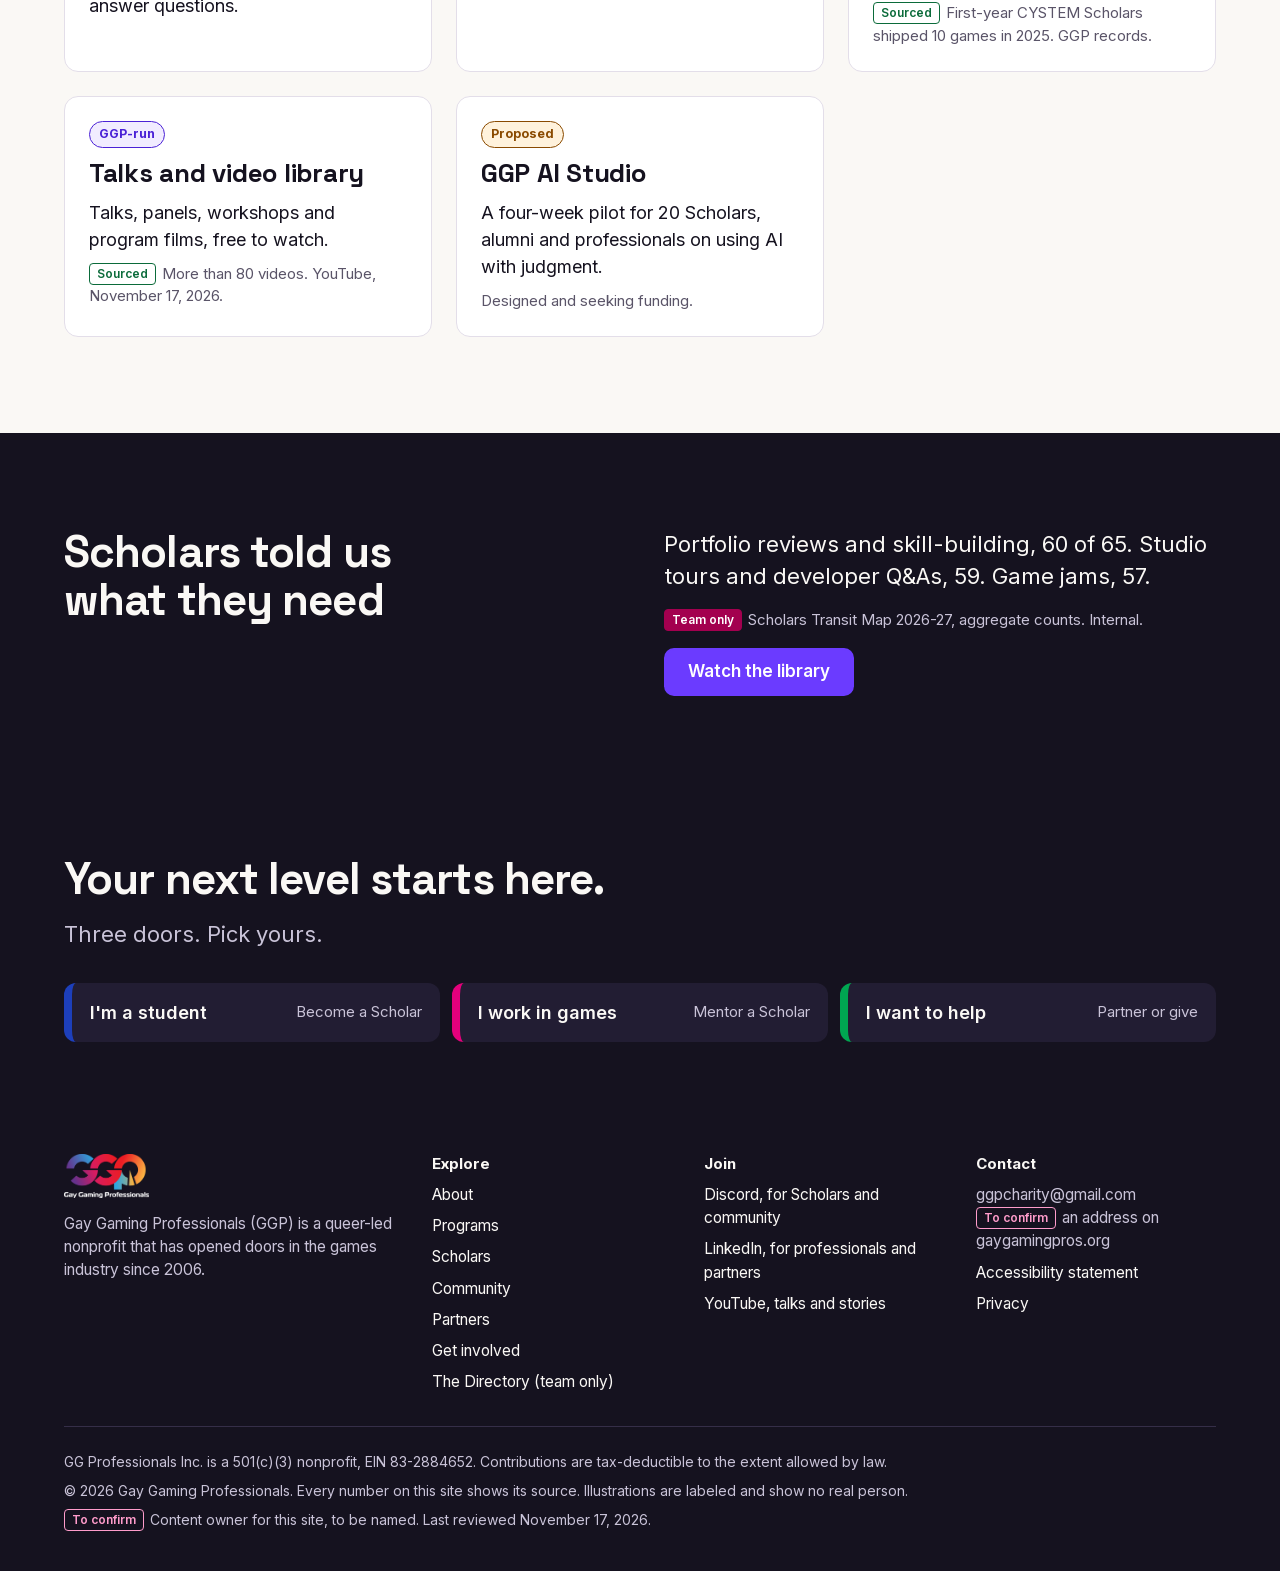
<file: expertise.html>
<!doctype html>
<!-- STYLE: Transit lines and a shared table. Ink, paper and electric violet from Christopher Kim's guide; the pride spectrum drawn only as six route lines; Space Grotesk display with lined numerals, Inter body; lines for people, cards for programs; one 3D table with six different seats and one left open | WHY: the guide asks for a confident games brand that happens to be a nonprofit, one family with the Scholars Transit Map and the Directory, with real structure a visitor can follow in one glance | ALT: photo-led nonprofit template with a rainbow gradient hero, which the guide rules out (no stock, pride as a signature and not wallpaper) -->
<html lang="en" class="no-js"><head><meta charset="utf-8"><meta name="viewport" content="width=device-width,initial-scale=1">
<title>Expertise at GGP</title><meta name="description" content="Learn from the people who ship the games you play. For Scholars and early-career people who want real feedback."><meta name="robots" content="noindex,nofollow"><meta name="theme-color" content="#15121F">
<link rel="preload" href="a/SpaceGrotesk.woff2" as="font" type="font/woff2" crossorigin><link rel="preload" href="a/Inter.woff2" as="font" type="font/woff2" crossorigin>
<link rel="stylesheet" href="a/site.css"></head><body>
<a class="skip" href="#main">Skip to content</a>
<div class="preview"><div class="w"><span>Team preview, built from Christopher Kim's guide. Not the live site.</span> <button type="button" id="viewsw" class="vsw" aria-pressed="false">Show as public launch</button></div></div>
<header class="hdr"><div class="w"><a class="logo" href="index.html" aria-label="Gay Gaming Professionals, home"><img src="a/ggp-logo.png" alt="" width="88" height="40"></a>
<nav class="nav" aria-label="Main"><a href="about.html">About</a><a href="programs.html" aria-current="page">Programs</a><a href="scholars.html">Scholars</a><a href="community.html">Community</a><a href="partners.html">Partners</a><a href="get-involved.html">Get involved</a></nav>
<a class="btn sm donate" href="get-involved.html#donate">Donate</a>
<button class="menu" id="menu" aria-expanded="false" aria-controls="drawer">Menu</button></div>
<nav class="drawer" id="drawer" aria-label="Main, mobile"><a href="about.html">About</a><a href="programs.html" aria-current="page">Programs</a><a href="scholars.html">Scholars</a><a href="community.html">Community</a><a href="partners.html">Partners</a><a href="get-involved.html">Get involved</a></nav><div class="spectrum" aria-hidden="true"><i></i><i></i><i></i><i></i><i></i><i></i></div></header>
<div class="rail" aria-hidden="true"><i></i></div>
<main id="main"><section class="phero"><div class="w"><div class="g"><div><p class="eyebrow" style="--line:var(--magenta)">Expertise</p><h1>Learn from the people who ship the games you play.</h1><p class="lede" style="margin-top:20px">For Scholars and early-career people who want real feedback.</p><div class="row" style="margin-top:28px"><a class="btn" href="https://www.youtube.com/@gaygamingpros">Watch the library</a><a class="btn o" href="programs.html">All programs</a></div></div></div></div></section>
<section class="cream l2" style="--line:var(--magenta)"><div class="w two"><div><h2>How it works</h2></div><ol class="steps" style="--line:var(--magenta)"><li><b>Ask</b>Scholars tell us what they need. Portfolio reviews and studio visits come first.</li><li><b>Match</b>Professionals sign up to review, host or speak.</li><li><b>Share</b>Talks and Q&amp;As are recorded for everyone who could not be in the room.</li></ol></div></section>
<section><div class="w"><div class="head"><h2>Programs that live here</h2></div><div class="cards c3"><article class="card rv" data-kind="expertise run"><span class="lab run">GGP-run</span><h3>Portfolio reviews, tours and Q&amp;As</h3><p>Working professionals review Scholars&#x27; work, host studio visits and answer questions.</p></article><article class="card rv" data-kind="expertise par"><span class="lab par">Partner</span><h3>2K Studio Tour</h3><p>Scholars visit 2K during GDC week, hosted by 2K.</p><p class="small">Ran at GDC 2024, 2025 and 2026.</p></article><article class="card rv" data-kind="expertise community run"><span class="lab run">GGP-run</span><h3>Global Game Jam with GGP</h3><p>GGP hosts Scholars at Global Game Jam and runs workshops beforehand.</p><p class="small"><span class="tagk s">Sourced</span>First-year CYSTEM Scholars shipped 10 games in 2025. GGP records.</p></article><article class="card rv" data-kind="expertise run"><span class="lab run">GGP-run</span><h3>Talks and video library</h3><p>Talks, panels, workshops and program films, free to watch.</p><p class="small"><span class="tagk s">Sourced</span>More than 80 videos. YouTube, November 17, 2026.</p></article><article class="card rv" data-kind="expertise pro"><span class="lab pro">Proposed</span><h3>GGP AI Studio</h3><p>A four-week pilot for 20 Scholars, alumni and professionals on using AI with judgment.</p><p class="small">Designed and seeking funding.</p></article></div></div></section>

<section class="ink team"><div class="w two"><div><h2>Scholars told us what they need</h2></div><div><p class="lede">Portfolio reviews and skill-building, 60 of 65. Studio tours and developer Q&amp;As, 59. Game jams, 57.</p><p class="small" style="color:var(--onink-m)"><span class="tagk t">Team only</span>Scholars Transit Map 2026-27, aggregate counts. Internal.</p><a class="btn" href="https://www.youtube.com/@gaygamingpros">Watch the library</a></div></div></section><section class="band" aria-labelledby="bandh"><div class="w"><h2 id="bandh">Your next level starts here.</h2><p class="lede">Three doors. Pick yours.</p>
<div class="mini"><a class="l1" href="scholars.html#apply">I'm a student <span>Become a Scholar</span></a><a class="l2" href="community.html#mentor">I work in games <span>Mentor a Scholar</span></a><a class="l3" href="get-involved.html#donate">I want to help <span>Partner or give</span></a></div></div></section></main>
<footer class="ftr"><div class="w"><div class="g">
<div><a class="logo" href="index.html" aria-label="Gay Gaming Professionals, home"><img src="a/ggp-logo-white.png" alt="" width="88" height="46"></a><p style="margin-top:14px;color:var(--onink-m)">Gay Gaming Professionals (GGP) is a queer-led nonprofit that has opened doors in the games industry since 2006.</p></div>
<div><h2>Explore</h2><ul><li><a href="about.html">About</a></li><li><a href="programs.html">Programs</a></li><li><a href="scholars.html">Scholars</a></li><li><a href="community.html">Community</a></li><li><a href="partners.html">Partners</a></li><li><a href="get-involved.html">Get involved</a></li><li class="team"><a href="directory.html">The Directory (team only)</a></li></ul></div>
<div><h2>Join</h2><ul><li><a href="https://discord.gg/Cm4zwU7PJN">Discord, for Scholars and community</a></li><li><a href="https://www.linkedin.com/company/gaygamingpros">LinkedIn, for professionals and partners</a></li><li><a href="https://www.youtube.com/@gaygamingpros">YouTube, talks and stories</a></li></ul></div>
<div><h2>Contact</h2><ul><li>ggpcharity@gmail.com<span class="team"> <span class="tagk c">To confirm</span>an address on gaygamingpros.org</span></li><li><a href="accessibility.html">Accessibility statement</a></li><li><a href="accessibility.html#privacy">Privacy</a></li></ul></div>
</div><div class="legal"><p>GG Professionals Inc. is a 501(c)(3) nonprofit, EIN 83-2884652. Contributions are tax-deductible to the extent allowed by law.</p><p>&copy; <span data-year>2026</span> Gay Gaming Professionals. Every number on this site shows its source. Illustrations are labeled and show no real person.</p><p class="team"><span class="tagk c">To confirm</span>Content owner for this site, to be named. Last reviewed November 17, 2026.</p></div></div></footer>
<script src="a/site.js"></script></body></html>
</file>
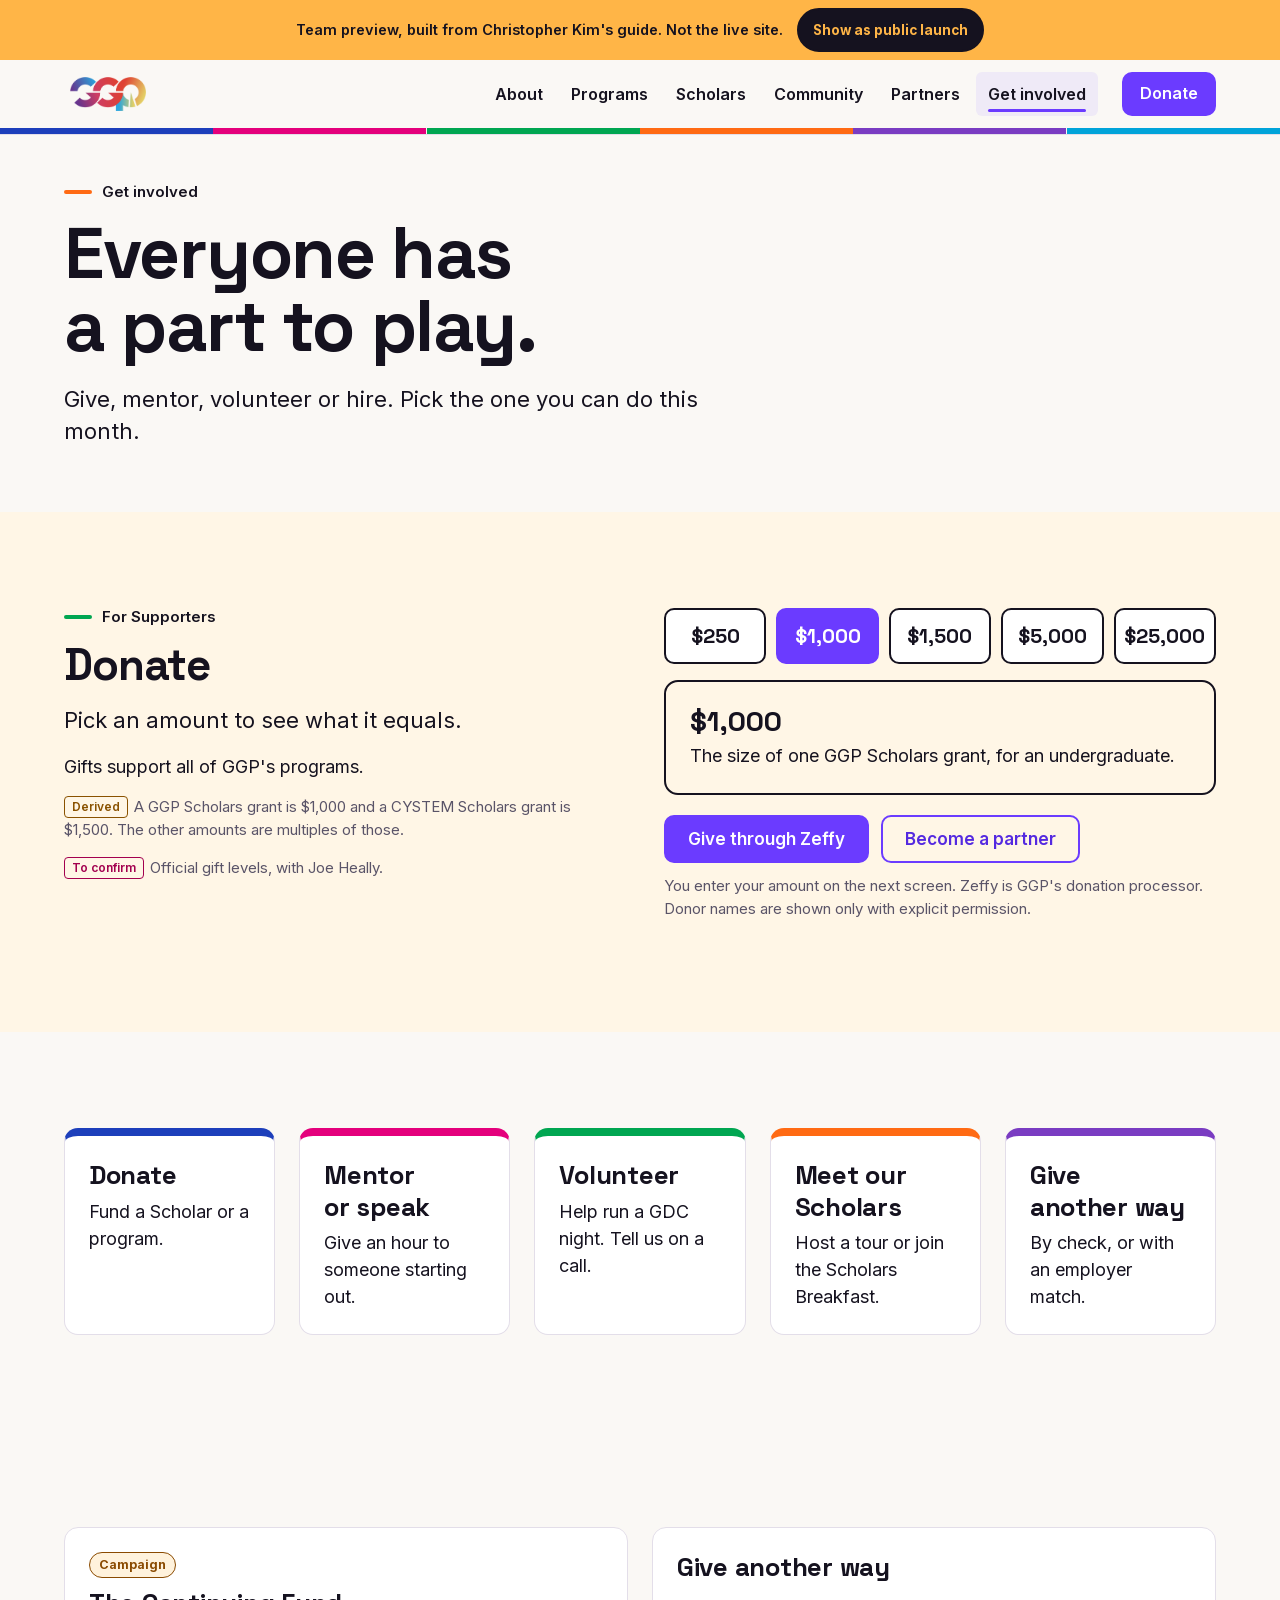
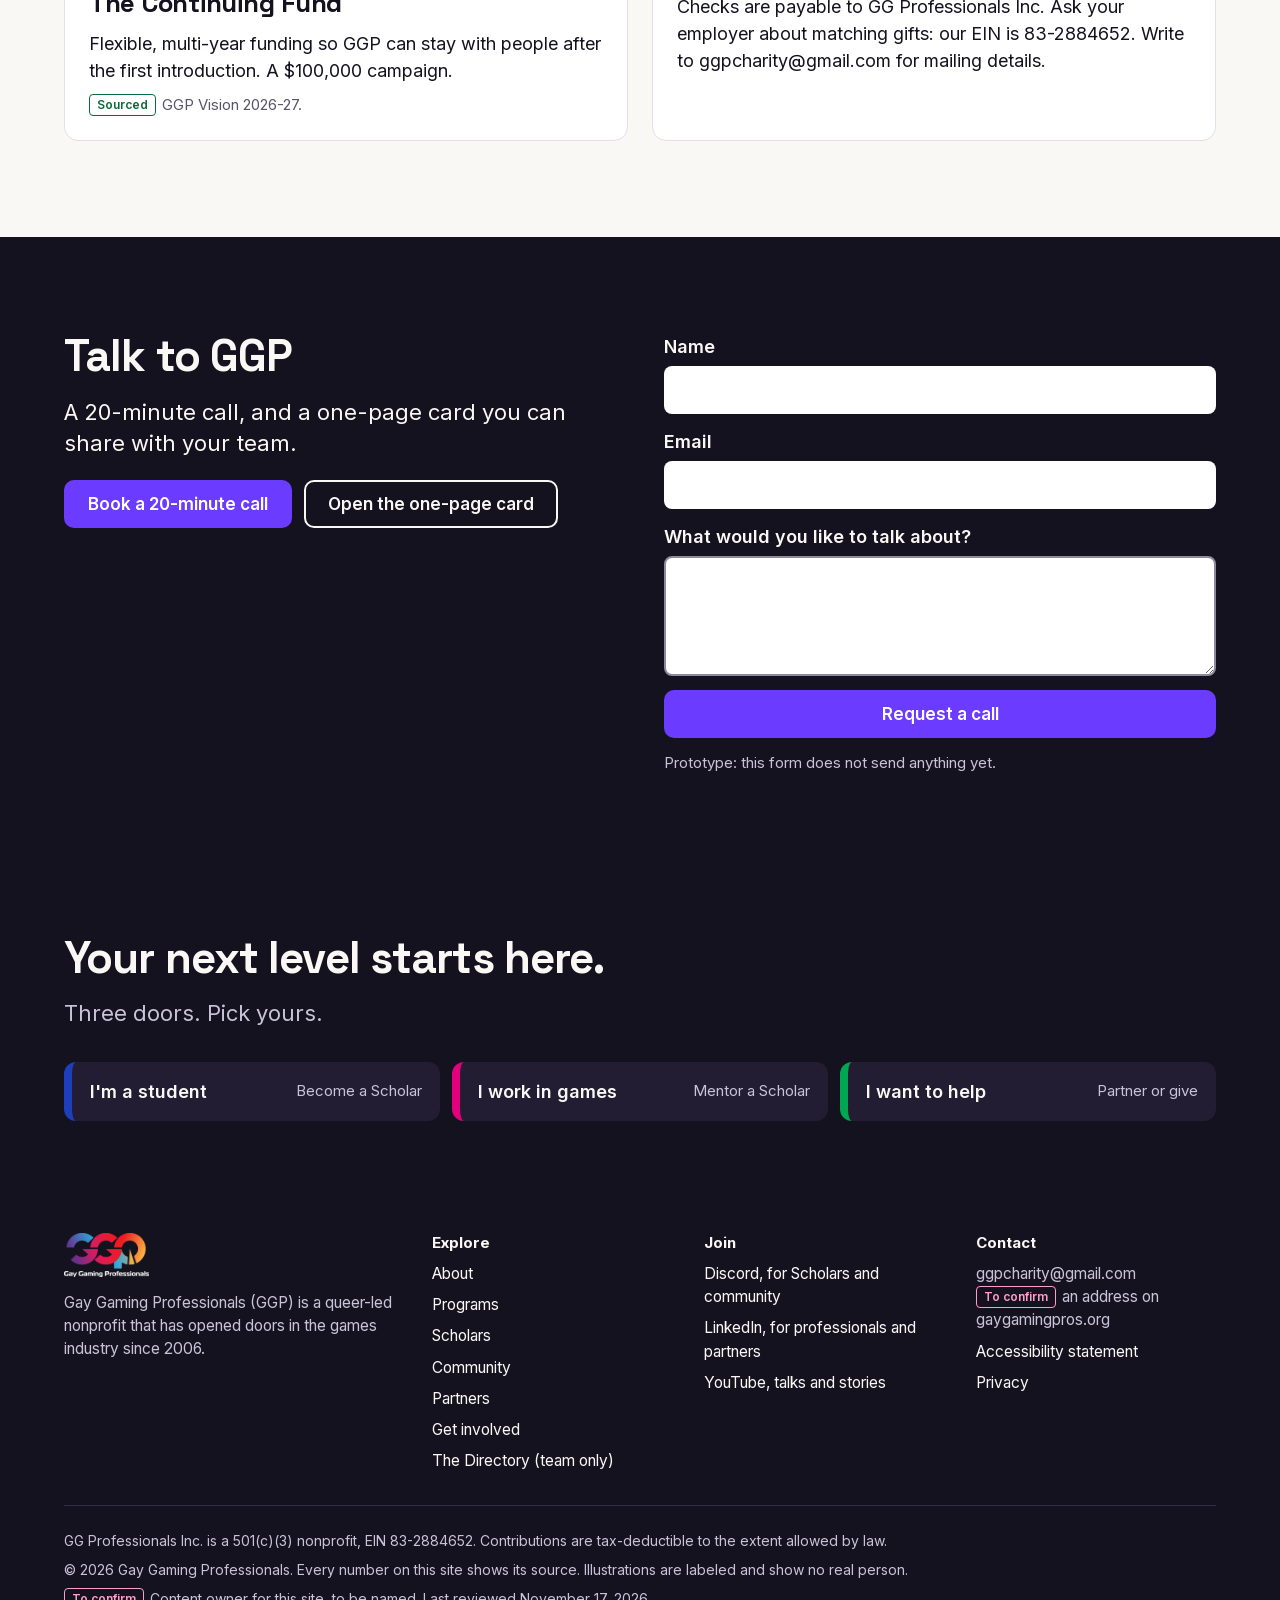
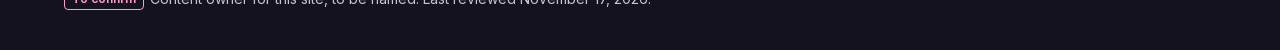
<file: get-involved.html>
<!doctype html>
<!-- STYLE: Transit lines and a shared table. Ink, paper and electric violet from Christopher Kim's guide; the pride spectrum drawn only as six route lines; Space Grotesk display with lined numerals, Inter body; lines for people, cards for programs; one 3D table with six different seats and one left open | WHY: the guide asks for a confident games brand that happens to be a nonprofit, one family with the Scholars Transit Map and the Directory, with real structure a visitor can follow in one glance | ALT: photo-led nonprofit template with a rainbow gradient hero, which the guide rules out (no stock, pride as a signature and not wallpaper) -->
<html lang="en" class="no-js"><head><meta charset="utf-8"><meta name="viewport" content="width=device-width,initial-scale=1">
<title>Get involved with GGP</title><meta name="description" content="Donate, mentor, volunteer or hire. Gift levels that show what each makes possible."><meta name="robots" content="noindex,nofollow"><meta name="theme-color" content="#15121F">
<link rel="preload" href="a/SpaceGrotesk.woff2" as="font" type="font/woff2" crossorigin><link rel="preload" href="a/Inter.woff2" as="font" type="font/woff2" crossorigin>
<link rel="stylesheet" href="a/site.css"></head><body>
<a class="skip" href="#main">Skip to content</a>
<div class="preview"><div class="w"><span>Team preview, built from Christopher Kim's guide. Not the live site.</span> <button type="button" id="viewsw" class="vsw" aria-pressed="false">Show as public launch</button></div></div>
<header class="hdr"><div class="w"><a class="logo" href="index.html" aria-label="Gay Gaming Professionals, home"><img src="a/ggp-logo.png" alt="" width="88" height="40"></a>
<nav class="nav" aria-label="Main"><a href="about.html">About</a><a href="programs.html">Programs</a><a href="scholars.html">Scholars</a><a href="community.html">Community</a><a href="partners.html">Partners</a><a href="get-involved.html" aria-current="page">Get involved</a></nav>
<a class="btn sm donate" href="get-involved.html#donate">Donate</a>
<button class="menu" id="menu" aria-expanded="false" aria-controls="drawer">Menu</button></div>
<nav class="drawer" id="drawer" aria-label="Main, mobile"><a href="about.html">About</a><a href="programs.html">Programs</a><a href="scholars.html">Scholars</a><a href="community.html">Community</a><a href="partners.html">Partners</a><a href="get-involved.html" aria-current="page">Get involved</a></nav><div class="spectrum" aria-hidden="true"><i></i><i></i><i></i><i></i><i></i><i></i></div></header>
<div class="rail" aria-hidden="true"><i></i></div>
<main id="main"><section class="phero"><div class="w"><div class="g"><div><p class="eyebrow" style="--line:var(--orange)">Get involved</p><h1>Everyone has a part to play.</h1><p class="lede" style="margin-top:20px">Give, mentor, volunteer or hire. Pick the one you can do this month.</p></div></div></div></section>
<section class="cream" id="donate"><div class="w two"><div><p class="eyebrow" style="--line:var(--green)">For Supporters</p><h2>Donate</h2><p class="lede" style="margin-top:16px">Pick an amount to see what it equals.</p><p>Gifts support all of GGP's programs.</p><p class="small"><span class="tagk d">Derived</span>A GGP Scholars grant is $1,000 and a CYSTEM Scholars grant is $1,500. The other amounts are multiples of those.</p><p class="small team"><span class="tagk c">To confirm</span>Official gift levels, with Joe Heally.</p></div>
<div><div class="gifts" role="group" aria-label="Gift levels"><button class="gift" type="button" aria-pressed="false" data-amt="$250" data-what="A quarter of the size of one GGP Scholars grant.">$250</button><button class="gift" type="button" aria-pressed="true" data-amt="$1,000" data-what="The size of one GGP Scholars grant, for an undergraduate.">$1,000</button><button class="gift" type="button" aria-pressed="false" data-amt="$1,500" data-what="The size of one CYSTEM Scholars grant, for a graduate student.">$1,500</button><button class="gift" type="button" aria-pressed="false" data-amt="$5,000" data-what="The size of five GGP Scholars grants.">$5,000</button><button class="gift" type="button" aria-pressed="false" data-amt="$25,000" data-what="The size of twenty-five GGP Scholars grants.">$25,000</button></div><div class="giftout" id="giftout" role="status"><b>$1,000</b><span>The size of one GGP Scholars grant, for an undergraduate.</span></div>
<div class="row" style="margin-top:20px"><a class="btn" href="https://www.zeffy.com/donation-form/ggp-gay-gaming-professionals">Give through Zeffy</a><a class="btn o" href="#talk">Become a partner</a></div><p class="small" style="margin-top:12px">You enter your amount on the next screen. Zeffy is GGP's donation processor. Donor names are shown only with explicit permission.</p></div></div></section>
<section><div class="w"><div class="cards c3" style="grid-template-columns:repeat(auto-fit,minmax(210px,1fr))"><a class="tile l1" href="#donate"><h3>Donate</h3><p>Fund a Scholar or a program.</p></a><a class="tile l2" href="community.html#mentor"><h3>Mentor or speak</h3><p>Give an hour to someone starting out.</p></a><a class="tile l3" href="#talk"><h3>Volunteer</h3><p>Help run a GDC night. Tell us on a call.</p></a><a class="tile l4" href="employment.html"><h3>Meet our Scholars</h3><p>Host a tour or join the Scholars Breakfast.</p></a><a class="tile l5" href="#other"><h3>Give another way</h3><p>By check, or with an employer match.</p></a></div></div></section>
<section id="other"><div class="w"><div class="cards"><article class="card"><span class="lab pro">Campaign</span><h3>The Continuing Fund</h3><p>Flexible, multi-year funding so GGP can stay with people after the first introduction. A $100,000 campaign.</p><p class="small"><span class="tagk s">Sourced</span>GGP Vision 2026-27.</p></article><article class="card"><h3>Give another way</h3><p>Checks are payable to GG Professionals Inc. Ask your employer about matching gifts: our EIN is 83-2884652. Write to ggpcharity@gmail.com for mailing details.</p></article></div></div></section>
<section class="ink" id="talk"><div class="w two"><div><h2>Talk to GGP</h2><p class="lede" style="margin-top:16px">A 20-minute call, and a one-page card you can share with your team.</p><div class="row" style="margin-top:20px"><a class="btn" href="https://calendly.com/GGPCharity/20-minute-meeting">Book a 20-minute call</a><a class="btn o" href="a/ggp-one-page.pdf">Open the one-page card</a></div></div><form data-proto aria-describedby="pn5" aria-label="Book a call"><label for="tn">Name<input id="tn" autocomplete="name" required></label><label for="te">Email<input id="te" type="email" autocomplete="email" required></label><label for="tm">What would you like to talk about?<textarea id="tm"></textarea></label><button class="btn" type="submit" disabled>Request a call</button><p class="small proto" id="pn5">Prototype: this form does not send anything yet.</p></form></div></section><section class="band" aria-labelledby="bandh"><div class="w"><h2 id="bandh">Your next level starts here.</h2><p class="lede">Three doors. Pick yours.</p>
<div class="mini"><a class="l1" href="scholars.html#apply">I'm a student <span>Become a Scholar</span></a><a class="l2" href="community.html#mentor">I work in games <span>Mentor a Scholar</span></a><a class="l3" href="get-involved.html#donate">I want to help <span>Partner or give</span></a></div></div></section></main>
<footer class="ftr"><div class="w"><div class="g">
<div><a class="logo" href="index.html" aria-label="Gay Gaming Professionals, home"><img src="a/ggp-logo-white.png" alt="" width="88" height="46"></a><p style="margin-top:14px;color:var(--onink-m)">Gay Gaming Professionals (GGP) is a queer-led nonprofit that has opened doors in the games industry since 2006.</p></div>
<div><h2>Explore</h2><ul><li><a href="about.html">About</a></li><li><a href="programs.html">Programs</a></li><li><a href="scholars.html">Scholars</a></li><li><a href="community.html">Community</a></li><li><a href="partners.html">Partners</a></li><li><a href="get-involved.html">Get involved</a></li><li class="team"><a href="directory.html">The Directory (team only)</a></li></ul></div>
<div><h2>Join</h2><ul><li><a href="https://discord.gg/Cm4zwU7PJN">Discord, for Scholars and community</a></li><li><a href="https://www.linkedin.com/company/gaygamingpros">LinkedIn, for professionals and partners</a></li><li><a href="https://www.youtube.com/@gaygamingpros">YouTube, talks and stories</a></li></ul></div>
<div><h2>Contact</h2><ul><li>ggpcharity@gmail.com<span class="team"> <span class="tagk c">To confirm</span>an address on gaygamingpros.org</span></li><li><a href="accessibility.html">Accessibility statement</a></li><li><a href="accessibility.html#privacy">Privacy</a></li></ul></div>
</div><div class="legal"><p>GG Professionals Inc. is a 501(c)(3) nonprofit, EIN 83-2884652. Contributions are tax-deductible to the extent allowed by law.</p><p>&copy; <span data-year>2026</span> Gay Gaming Professionals. Every number on this site shows its source. Illustrations are labeled and show no real person.</p><p class="team"><span class="tagk c">To confirm</span>Content owner for this site, to be named. Last reviewed November 17, 2026.</p></div></div></footer>
<script src="a/site.js"></script></body></html>
</file>
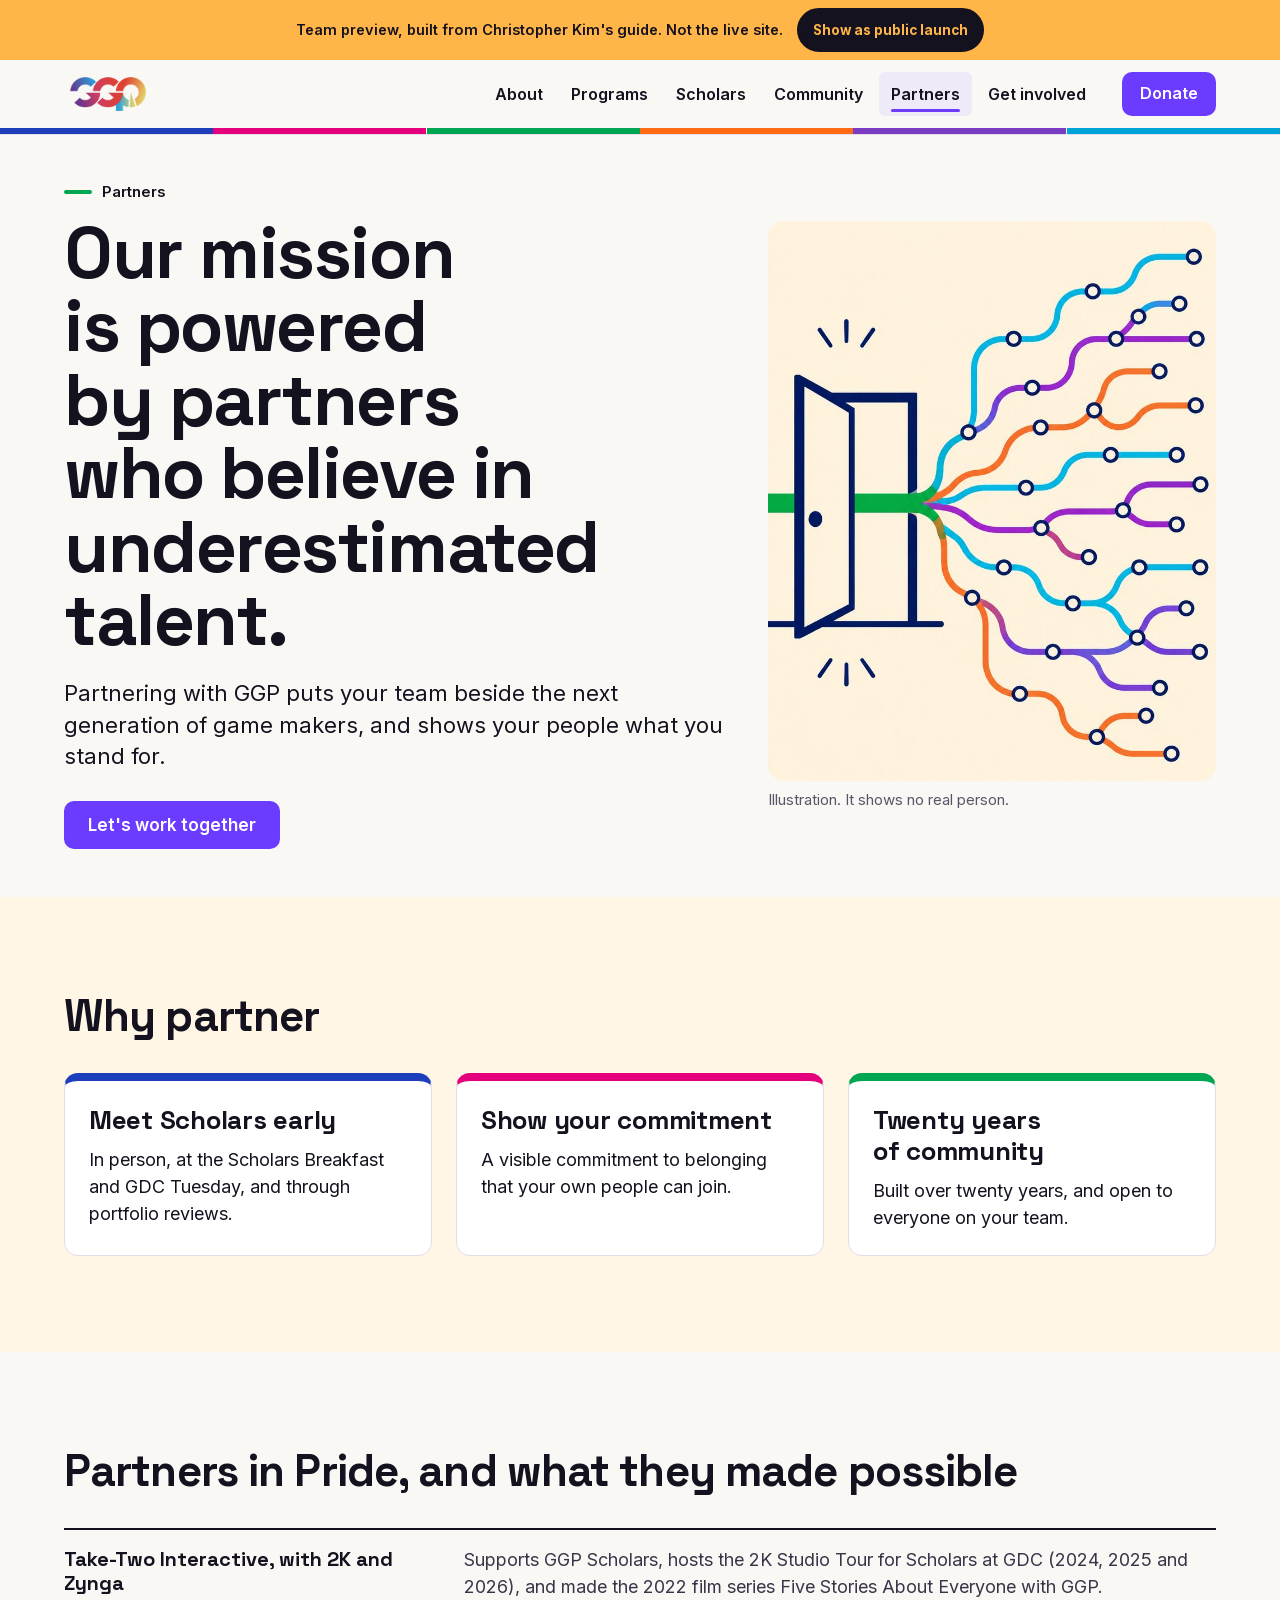
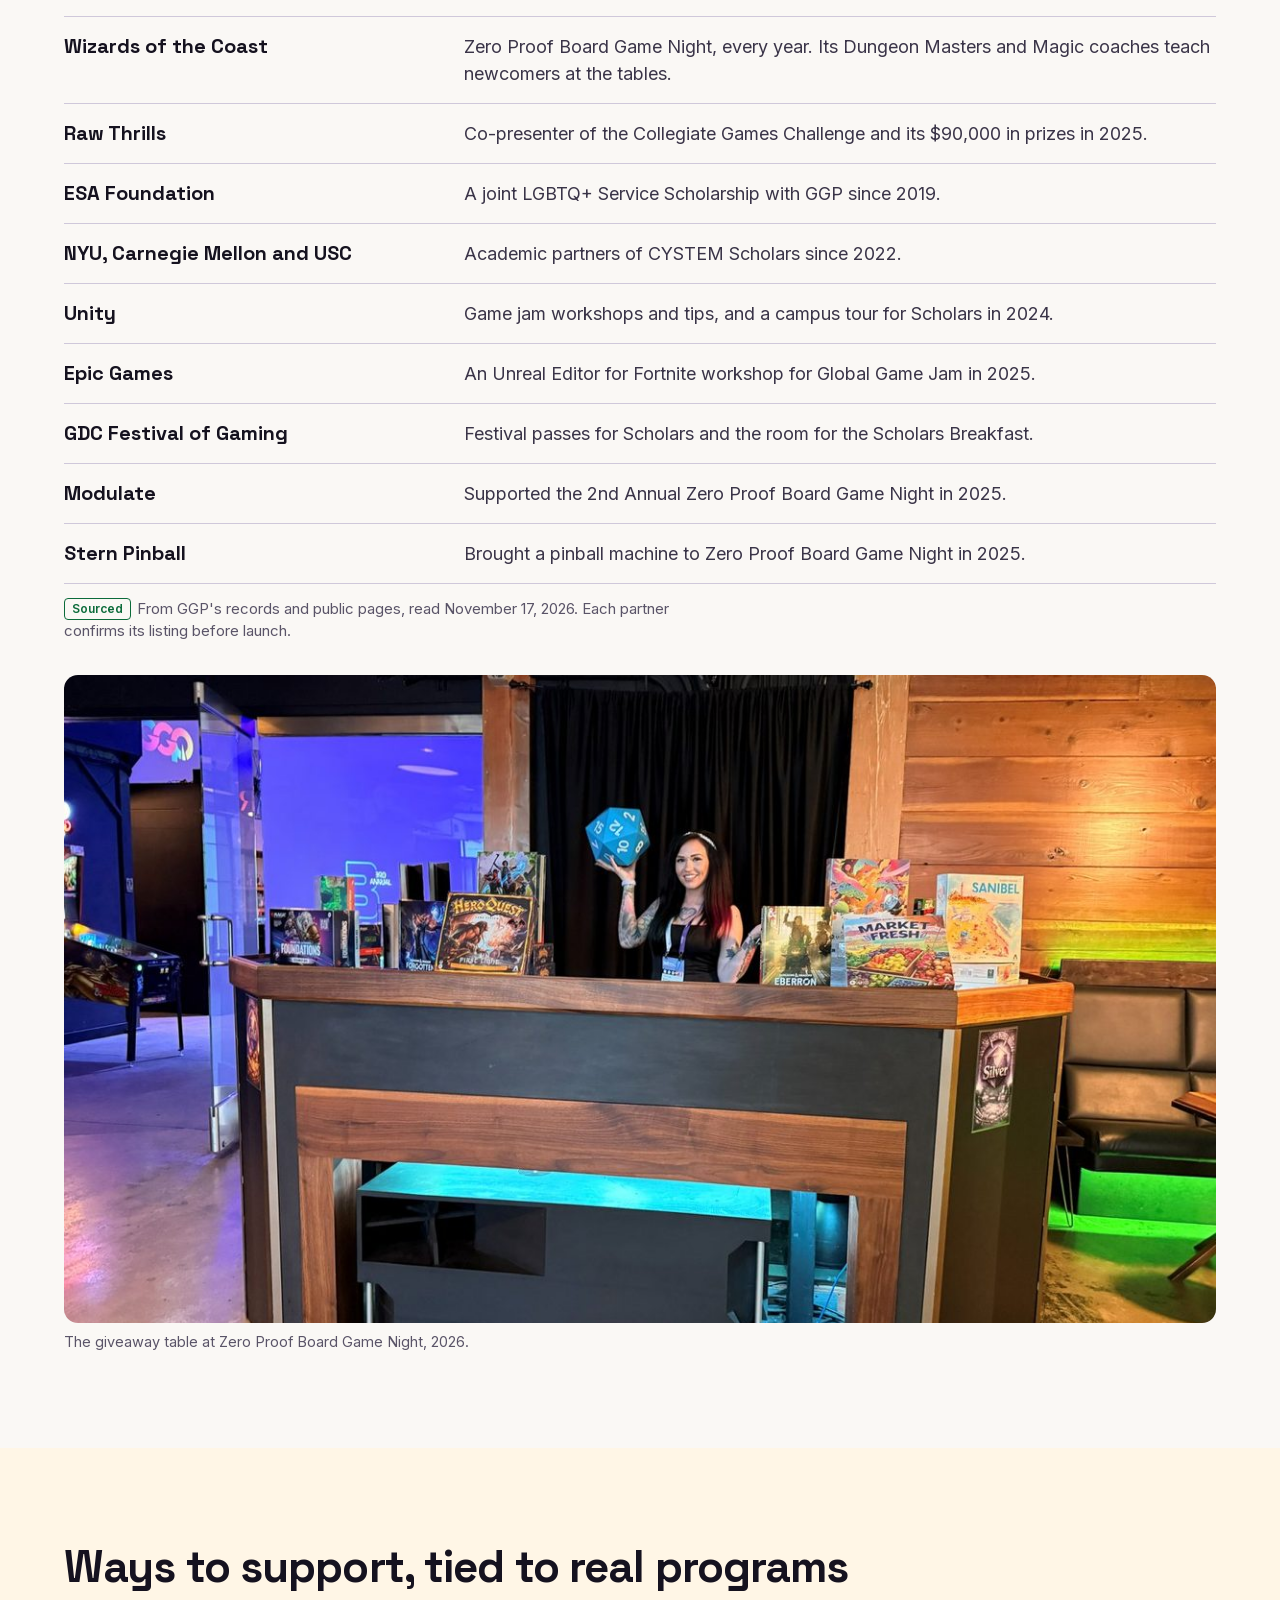
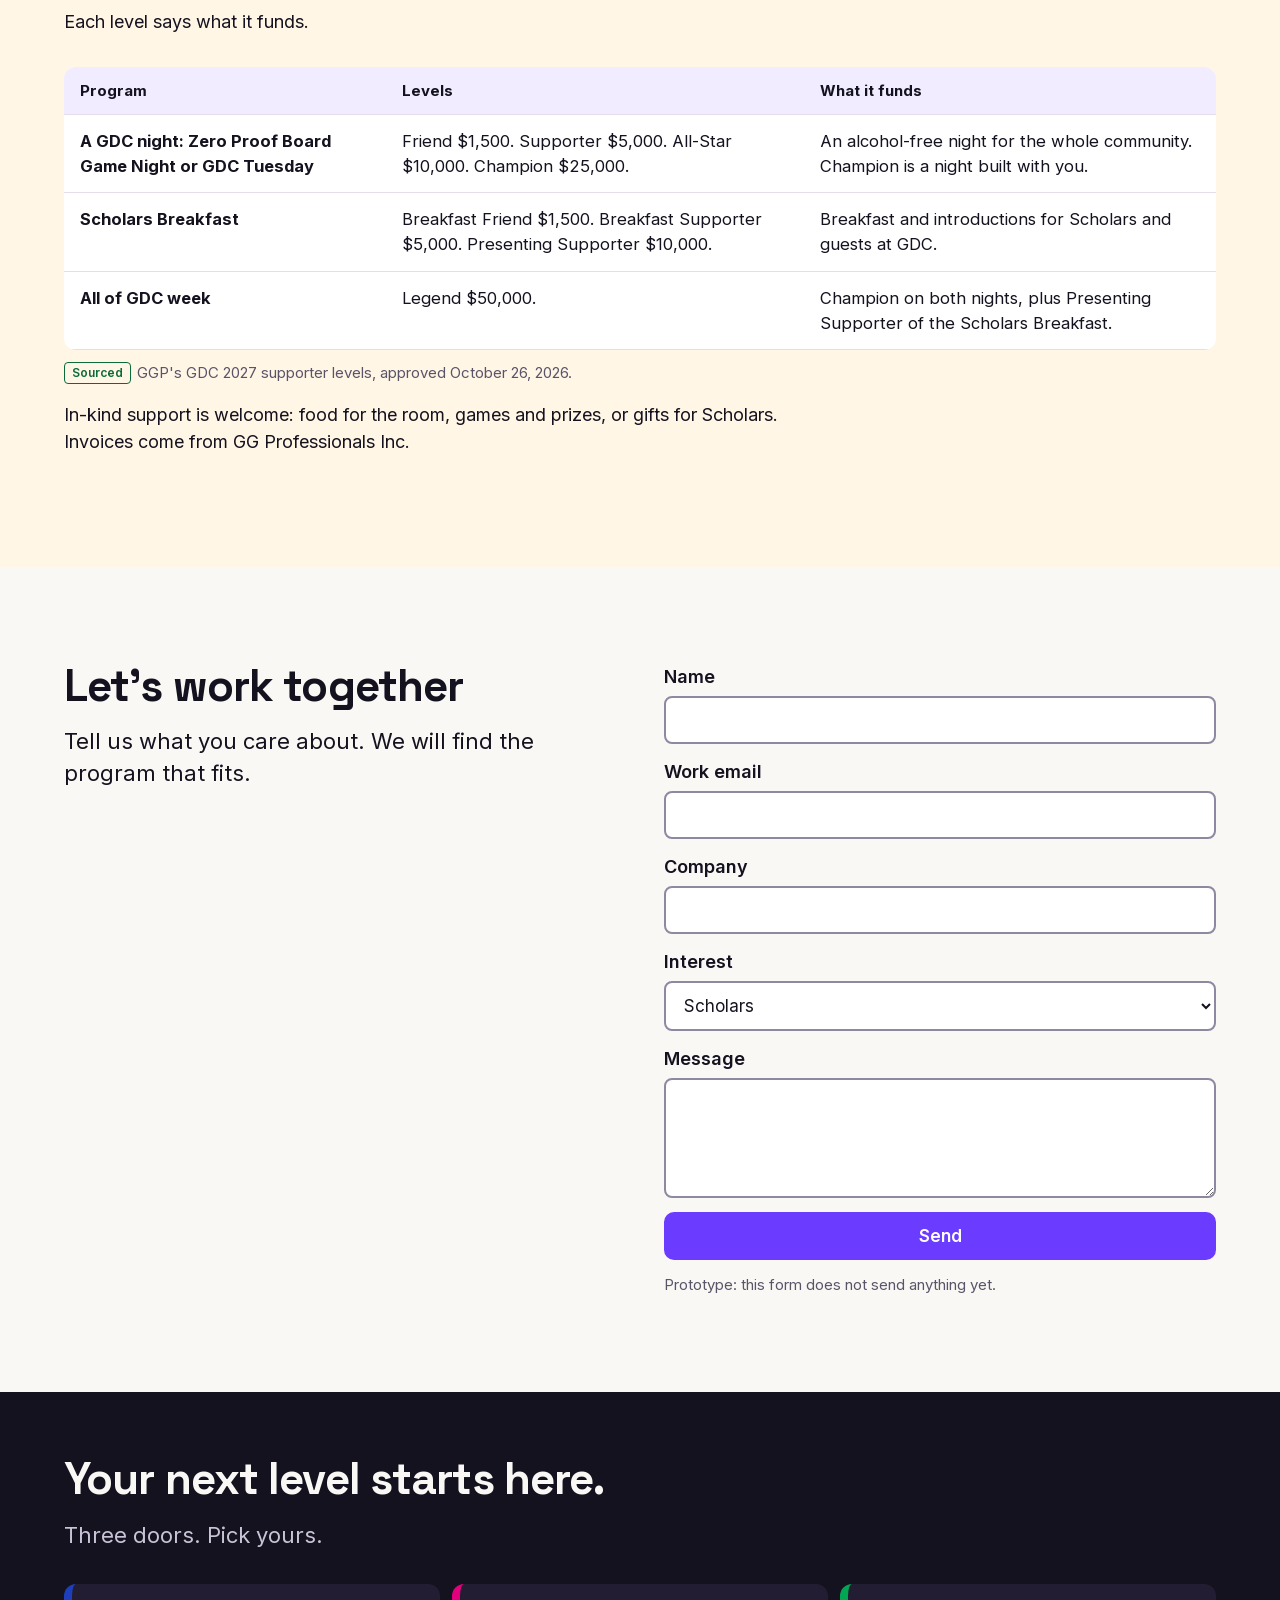
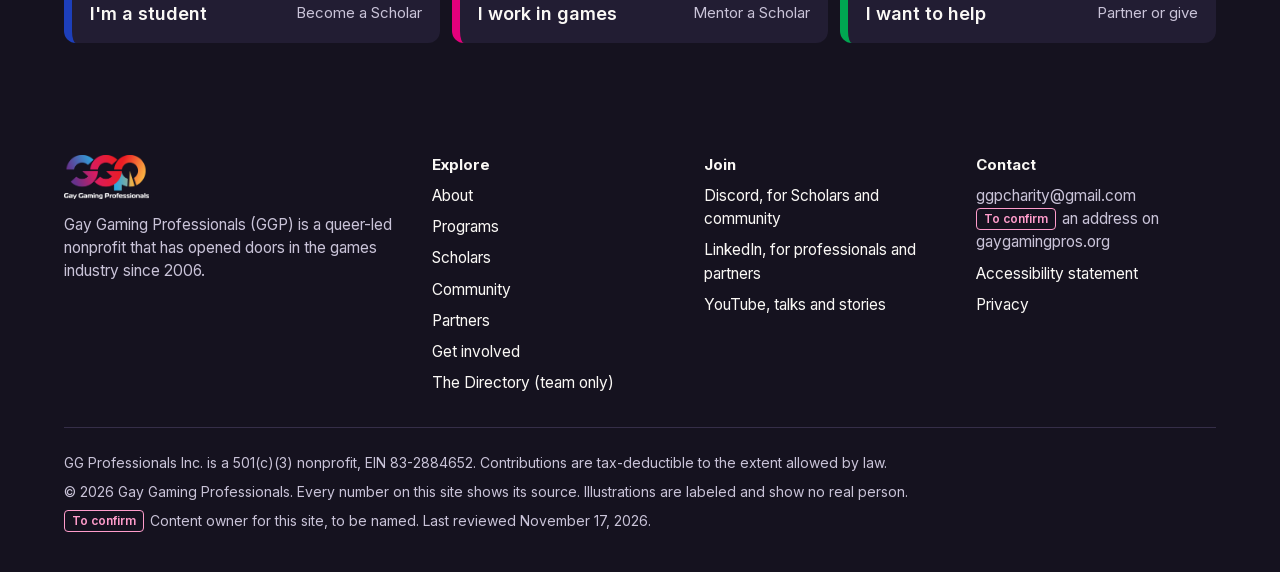
<file: partners.html>
<!doctype html>
<!-- STYLE: Transit lines and a shared table. Ink, paper and electric violet from Christopher Kim's guide; the pride spectrum drawn only as six route lines; Space Grotesk display with lined numerals, Inter body; lines for people, cards for programs; one 3D table with six different seats and one left open | WHY: the guide asks for a confident games brand that happens to be a nonprofit, one family with the Scholars Transit Map and the Directory, with real structure a visitor can follow in one glance | ALT: photo-led nonprofit template with a rainbow gradient hero, which the guide rules out (no stock, pride as a signature and not wallpaper) -->
<html lang="en" class="no-js"><head><meta charset="utf-8"><meta name="viewport" content="width=device-width,initial-scale=1">
<title>Partner with GGP</title><meta name="description" content="Why studios and platforms partner with GGP, the partners who stand with us, and levels tied to real programs."><meta name="robots" content="noindex,nofollow"><meta name="theme-color" content="#15121F">
<link rel="preload" href="a/SpaceGrotesk.woff2" as="font" type="font/woff2" crossorigin><link rel="preload" href="a/Inter.woff2" as="font" type="font/woff2" crossorigin>
<link rel="stylesheet" href="a/site.css"></head><body>
<a class="skip" href="#main">Skip to content</a>
<div class="preview"><div class="w"><span>Team preview, built from Christopher Kim's guide. Not the live site.</span> <button type="button" id="viewsw" class="vsw" aria-pressed="false">Show as public launch</button></div></div>
<header class="hdr"><div class="w"><a class="logo" href="index.html" aria-label="Gay Gaming Professionals, home"><img src="a/ggp-logo.png" alt="" width="88" height="40"></a>
<nav class="nav" aria-label="Main"><a href="about.html">About</a><a href="programs.html">Programs</a><a href="scholars.html">Scholars</a><a href="community.html">Community</a><a href="partners.html" aria-current="page">Partners</a><a href="get-involved.html">Get involved</a></nav>
<a class="btn sm donate" href="get-involved.html#donate">Donate</a>
<button class="menu" id="menu" aria-expanded="false" aria-controls="drawer">Menu</button></div>
<nav class="drawer" id="drawer" aria-label="Main, mobile"><a href="about.html">About</a><a href="programs.html">Programs</a><a href="scholars.html">Scholars</a><a href="community.html">Community</a><a href="partners.html" aria-current="page">Partners</a><a href="get-involved.html">Get involved</a></nav><div class="spectrum" aria-hidden="true"><i></i><i></i><i></i><i></i><i></i><i></i></div></header>
<div class="rail" aria-hidden="true"><i></i></div>
<main id="main"><section class="phero"><div class="w"><div class="g"><div><p class="eyebrow" style="--line:var(--green)">Partners</p><h1>Our mission is powered by partners who believe in underestimated talent.</h1><p class="lede" style="margin-top:20px">Partnering with GGP puts your team beside the next generation of game makers, and shows your people what you stand for.</p><div class="row" style="margin-top:28px"><a class="btn" href="#work">Let's work together</a></div></div><figure style="margin:0"><img src="a/door_supporters.jpg" alt="" width="1200" height="800"><figcaption class="small" style="margin-top:8px">Illustration. It shows no real person.</figcaption></figure></div></div></section>
<section class="cream"><div class="w"><div class="head"><h2>Why partner</h2></div><div class="cards c3"><article class="card l1" style="border-top:8px solid var(--line)"><h3>Meet Scholars early</h3><p>In person, at the Scholars Breakfast and GDC Tuesday, and through portfolio reviews.</p></article><article class="card l2" style="border-top:8px solid var(--line)"><h3>Show your commitment</h3><p>A visible commitment to belonging that your own people can join.</p></article><article class="card l3" style="border-top:8px solid var(--line)"><h3>Twenty years of community</h3><p>Built over twenty years, and open to everyone on your team.</p></article></div></div></section>
<section><div class="w"><div class="head"><h2>Partners in Pride, and what they made possible</h2></div><ul class="made"><li><b>Take-Two Interactive, with 2K and Zynga</b><span>Supports GGP Scholars, hosts the 2K Studio Tour for Scholars at GDC (2024, 2025 and 2026), and made the 2022 film series Five Stories About Everyone with GGP.</span></li><li><b>Wizards of the Coast</b><span>Zero Proof Board Game Night, every year. Its Dungeon Masters and Magic coaches teach newcomers at the tables.</span></li><li><b>Raw Thrills</b><span>Co-presenter of the Collegiate Games Challenge and its $90,000 in prizes in 2025.</span></li><li><b>ESA Foundation</b><span>A joint LGBTQ+ Service Scholarship with GGP since 2019.</span></li><li><b>NYU, Carnegie Mellon and USC</b><span>Academic partners of CYSTEM Scholars since 2022.</span></li><li><b>Unity</b><span>Game jam workshops and tips, and a campus tour for Scholars in 2024.</span></li><li><b>Epic Games</b><span>An Unreal Editor for Fortnite workshop for Global Game Jam in 2025.</span></li><li><b>GDC Festival of Gaming</b><span>Festival passes for Scholars and the room for the Scholars Breakfast.</span></li><li><b>Modulate</b><span>Supported the 2nd Annual Zero Proof Board Game Night in 2025.</span></li><li><b>Stern Pinball</b><span>Brought a pinball machine to Zero Proof Board Game Night in 2025.</span></li></ul><p class="small" style="margin-top:14px"><span class="tagk s">Sourced</span>From GGP&#x27;s records and public pages, read November 17, 2026. Each partner confirms its listing before launch.</p><figure class="wide"><img src="a/ph_give.jpg" alt="Volunteers standing beside a table stacked with games to give away." width="1200" height="900"><figcaption class="small">The giveaway table at Zero Proof Board Game Night, 2026.</figcaption></figure></div></section>
<section class="cream"><div class="w"><div class="head"><h2>Ways to support, tied to real programs</h2><p>Each level says what it funds.</p></div><div class="tbl"><table><thead><tr><th scope="col">Program</th><th scope="col">Levels</th><th scope="col">What it funds</th></tr></thead><tbody><tr><td><b>A GDC night: Zero Proof Board Game Night or GDC Tuesday</b></td><td>Friend $1,500. Supporter $5,000. All-Star $10,000. Champion $25,000.</td><td>An alcohol-free night for the whole community. Champion is a night built with you.</td></tr><tr><td><b>Scholars Breakfast</b></td><td>Breakfast Friend $1,500. Breakfast Supporter $5,000. Presenting Supporter $10,000.</td><td>Breakfast and introductions for Scholars and guests at GDC.</td></tr><tr><td><b>All of GDC week</b></td><td>Legend $50,000.</td><td>Champion on both nights, plus Presenting Supporter of the Scholars Breakfast.</td></tr></tbody></table></div><p class="small" style="margin-top:12px"><span class="tagk s">Sourced</span>GGP&#x27;s GDC 2027 supporter levels, approved October 26, 2026.</p><p style="margin-top:16px">In-kind support is welcome: food for the room, games and prizes, or gifts for Scholars. Invoices come from GG Professionals Inc.</p></div></section>
<section id="work"><div class="w two"><div><h2>Let's work together</h2><p class="lede" style="margin-top:16px">Tell us what you care about. We will find the program that fits.</p></div><form data-proto aria-describedby="pn4" aria-label="Partner with GGP"><label for="pn">Name<input id="pn" autocomplete="name" required></label><label for="pe">Work email<input id="pe" type="email" autocomplete="email" required></label><label for="pc">Company<input id="pc" autocomplete="organization"></label><label for="pi">Interest<select id="pi"><option>Scholars</option><option>GDC events</option><option>Hiring</option><option>Renewing our support</option><option>Something else</option></select></label><label for="pm">Message<textarea id="pm"></textarea></label><button class="btn" type="submit" disabled>Send</button><p class="small proto" id="pn4">Prototype: this form does not send anything yet.</p></form></div></section><section class="band" aria-labelledby="bandh"><div class="w"><h2 id="bandh">Your next level starts here.</h2><p class="lede">Three doors. Pick yours.</p>
<div class="mini"><a class="l1" href="scholars.html#apply">I'm a student <span>Become a Scholar</span></a><a class="l2" href="community.html#mentor">I work in games <span>Mentor a Scholar</span></a><a class="l3" href="get-involved.html#donate">I want to help <span>Partner or give</span></a></div></div></section></main>
<footer class="ftr"><div class="w"><div class="g">
<div><a class="logo" href="index.html" aria-label="Gay Gaming Professionals, home"><img src="a/ggp-logo-white.png" alt="" width="88" height="46"></a><p style="margin-top:14px;color:var(--onink-m)">Gay Gaming Professionals (GGP) is a queer-led nonprofit that has opened doors in the games industry since 2006.</p></div>
<div><h2>Explore</h2><ul><li><a href="about.html">About</a></li><li><a href="programs.html">Programs</a></li><li><a href="scholars.html">Scholars</a></li><li><a href="community.html">Community</a></li><li><a href="partners.html">Partners</a></li><li><a href="get-involved.html">Get involved</a></li><li class="team"><a href="directory.html">The Directory (team only)</a></li></ul></div>
<div><h2>Join</h2><ul><li><a href="https://discord.gg/Cm4zwU7PJN">Discord, for Scholars and community</a></li><li><a href="https://www.linkedin.com/company/gaygamingpros">LinkedIn, for professionals and partners</a></li><li><a href="https://www.youtube.com/@gaygamingpros">YouTube, talks and stories</a></li></ul></div>
<div><h2>Contact</h2><ul><li>ggpcharity@gmail.com<span class="team"> <span class="tagk c">To confirm</span>an address on gaygamingpros.org</span></li><li><a href="accessibility.html">Accessibility statement</a></li><li><a href="accessibility.html#privacy">Privacy</a></li></ul></div>
</div><div class="legal"><p>GG Professionals Inc. is a 501(c)(3) nonprofit, EIN 83-2884652. Contributions are tax-deductible to the extent allowed by law.</p><p>&copy; <span data-year>2026</span> Gay Gaming Professionals. Every number on this site shows its source. Illustrations are labeled and show no real person.</p><p class="team"><span class="tagk c">To confirm</span>Content owner for this site, to be named. Last reviewed November 17, 2026.</p></div></div></footer>
<script src="a/site.js"></script></body></html>
</file>
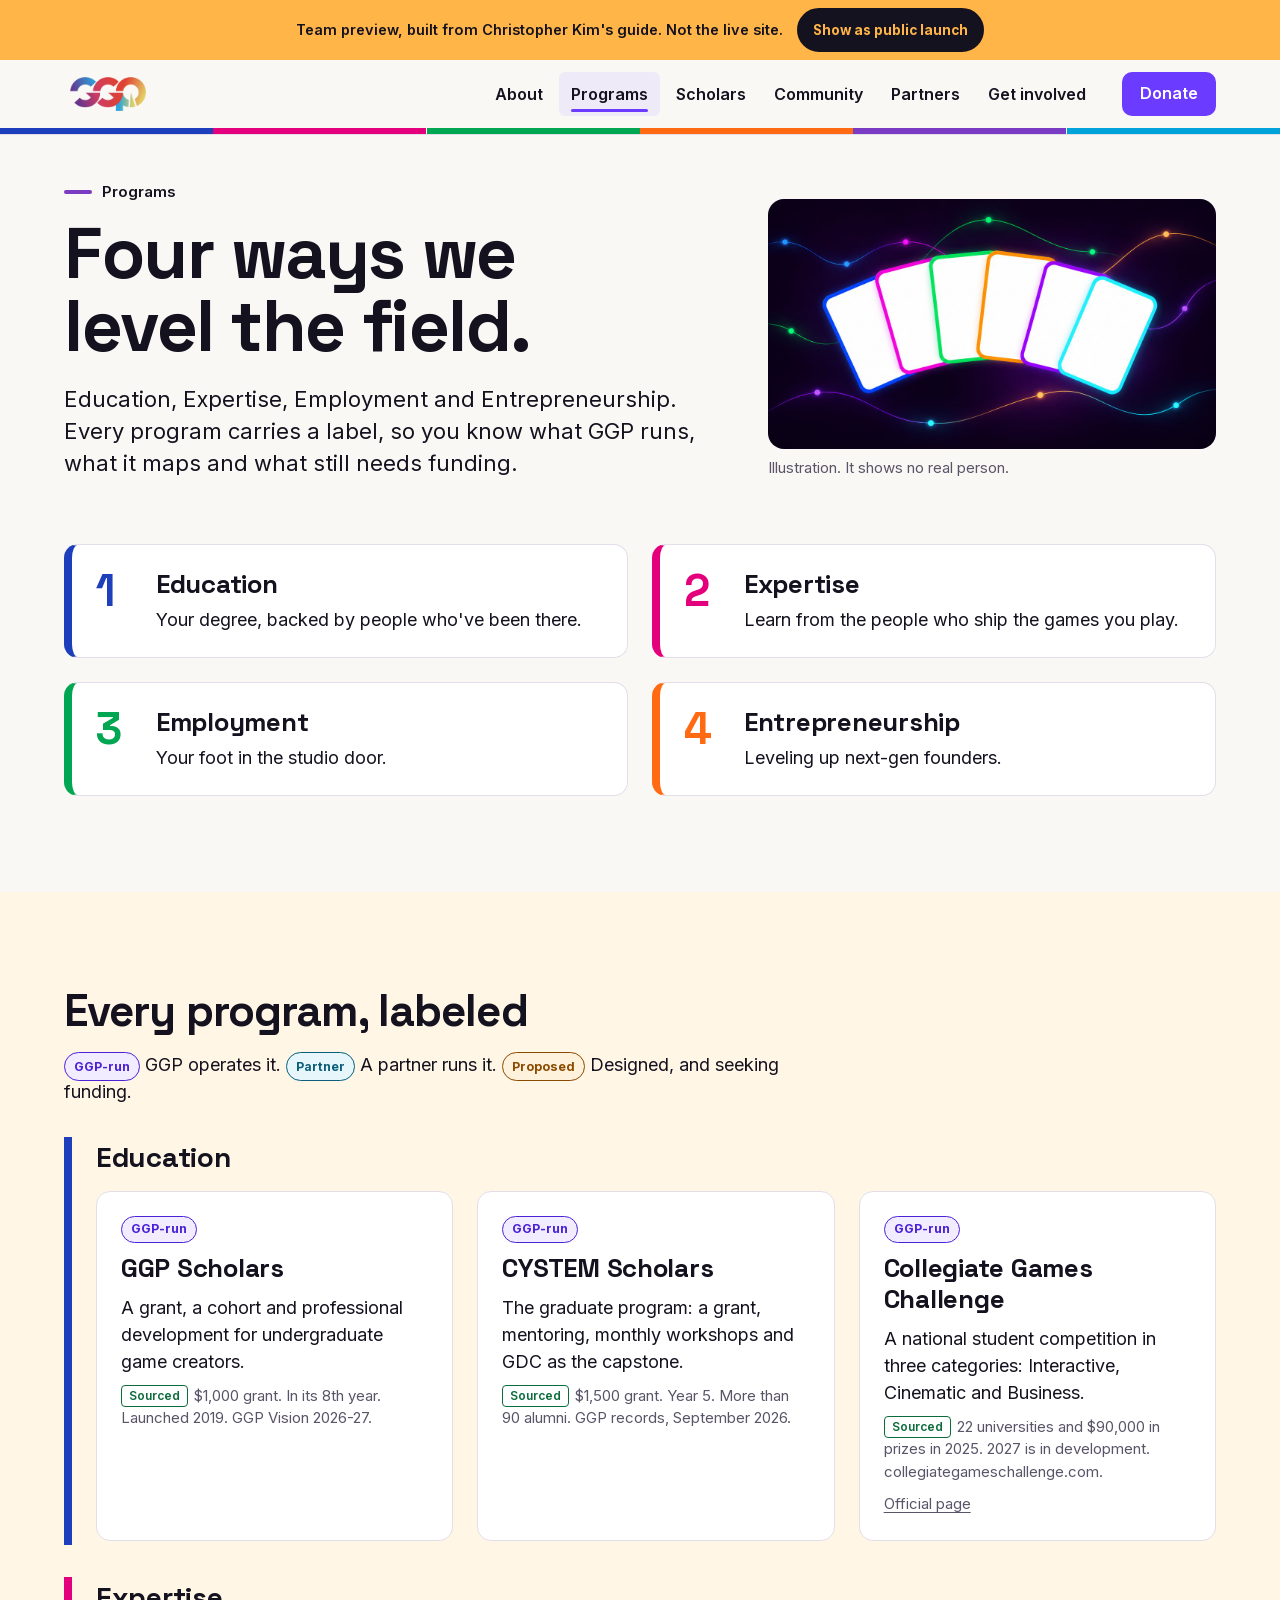
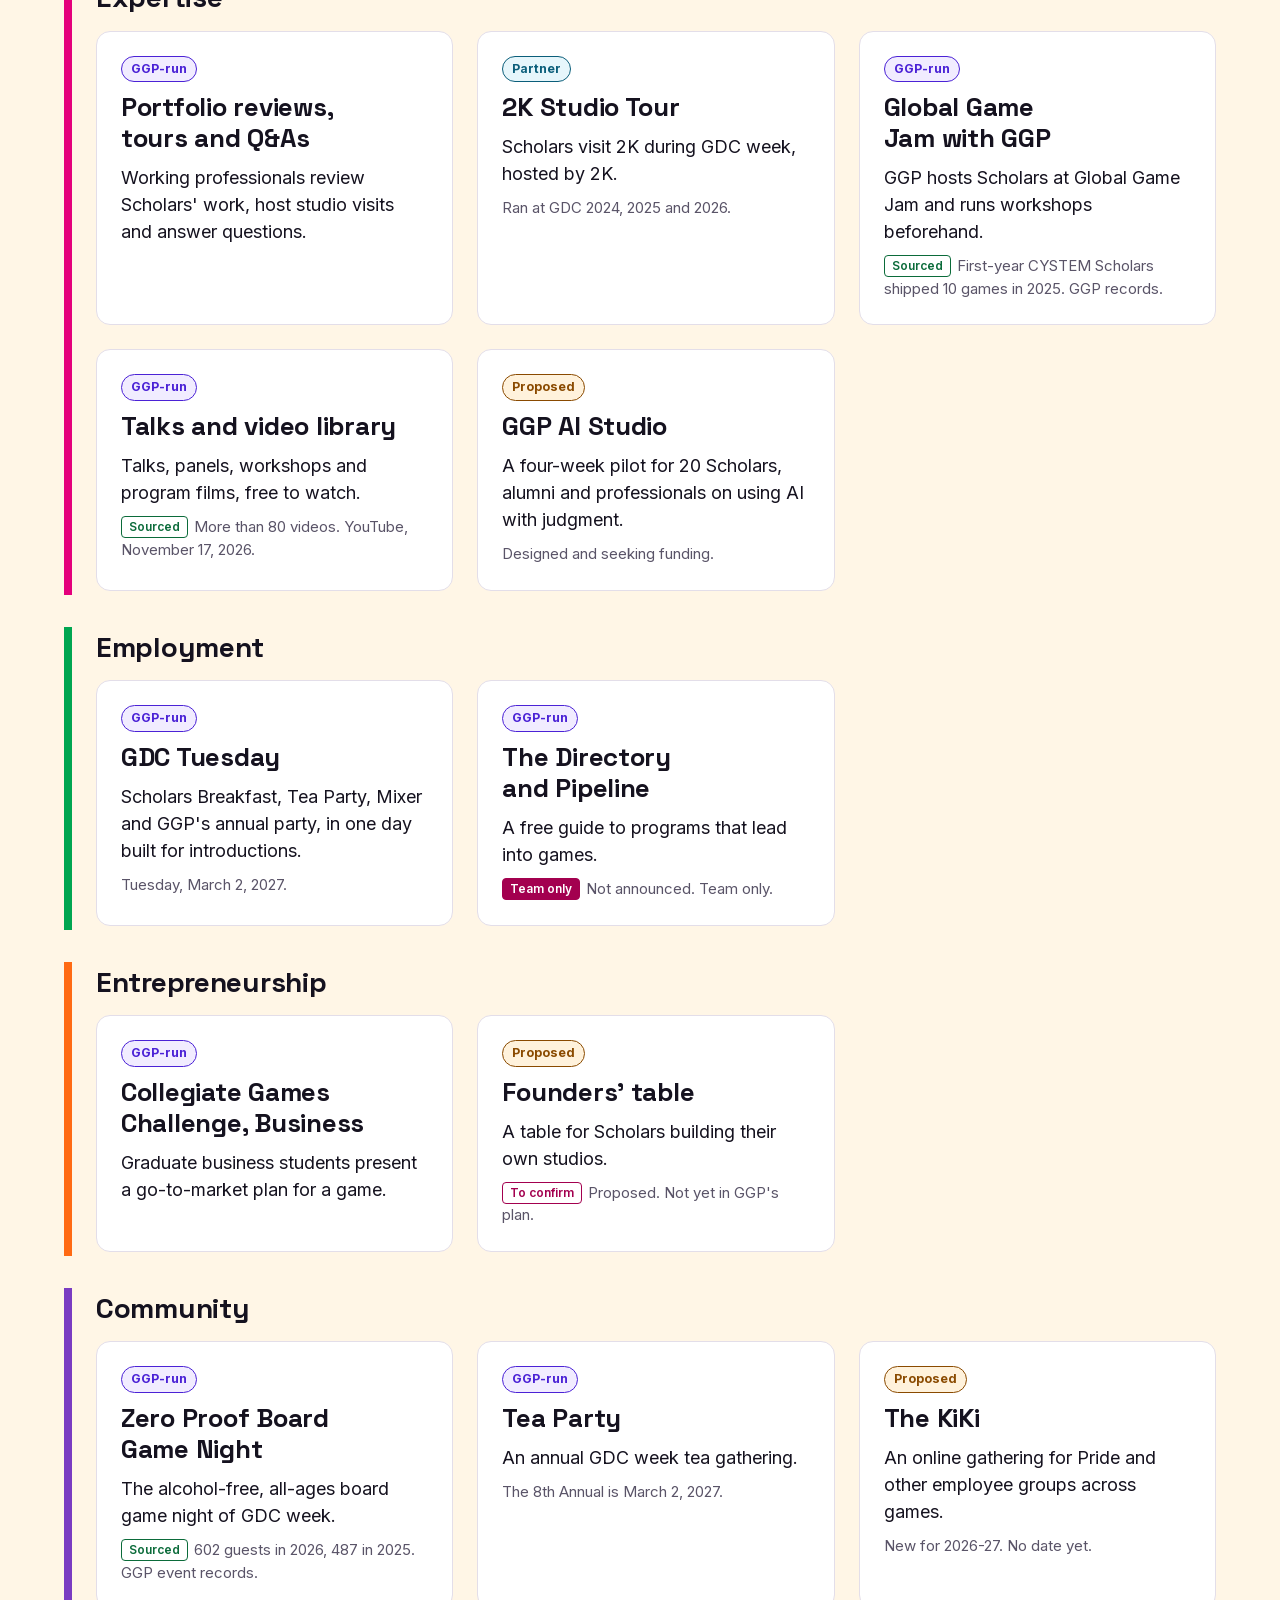
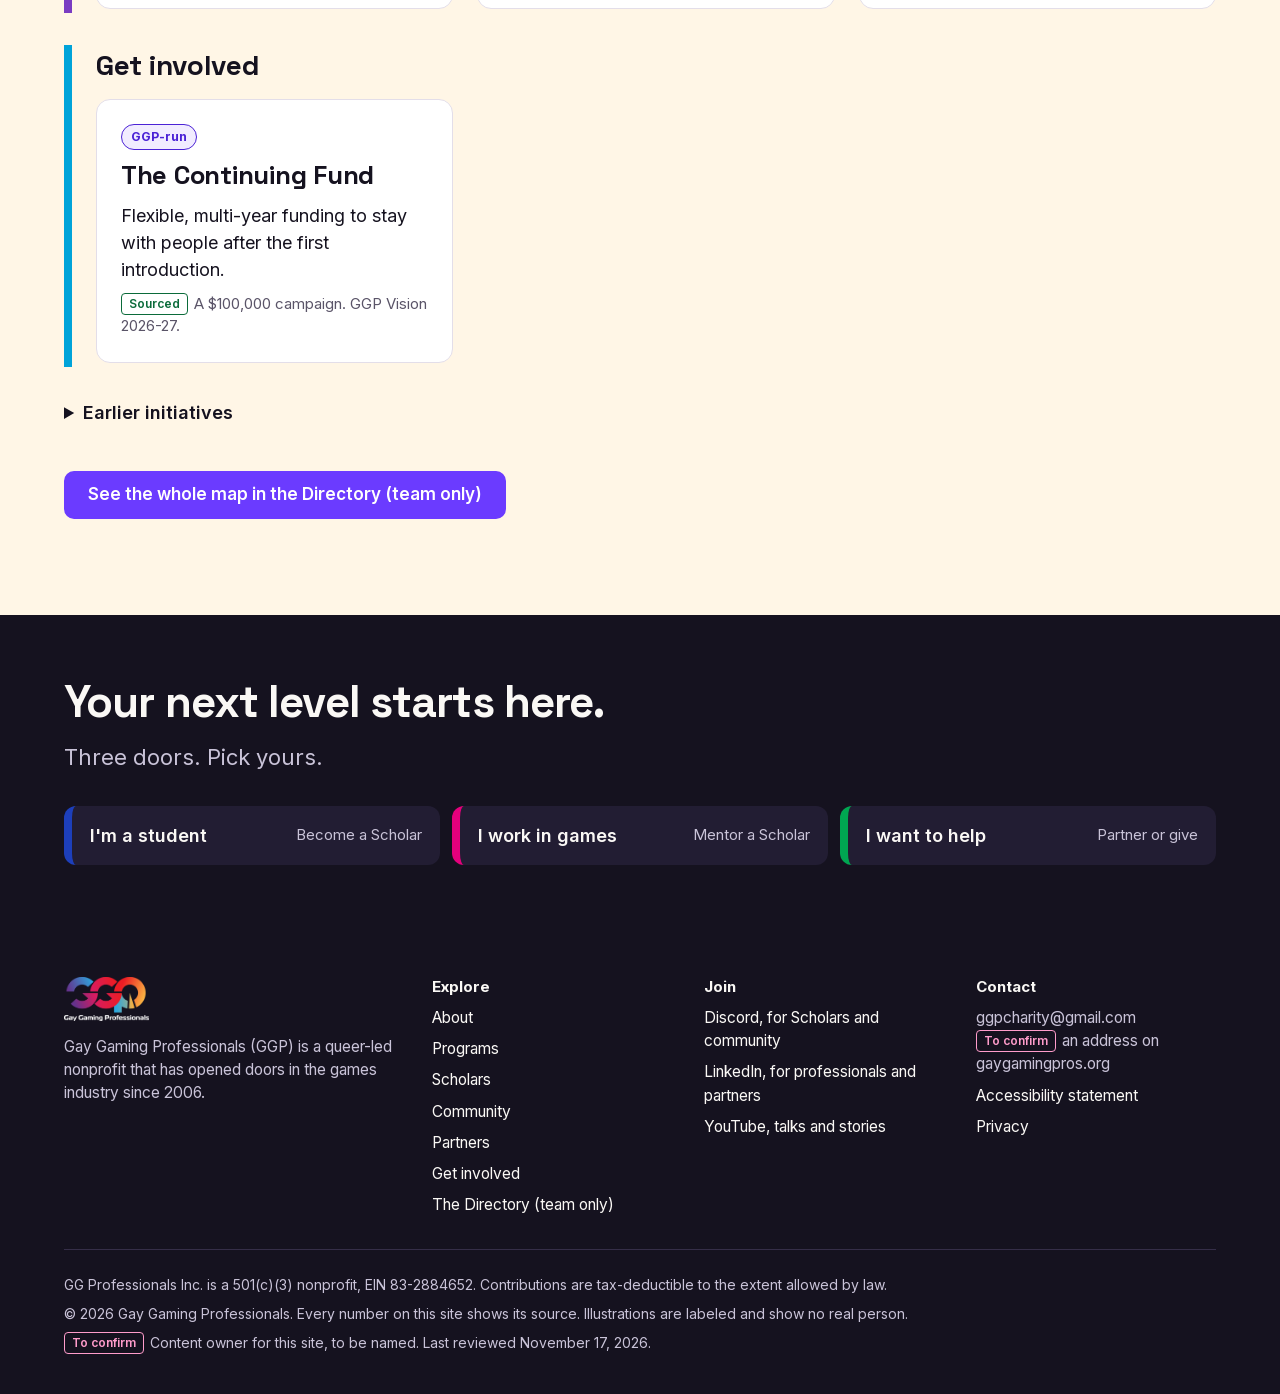
<file: programs.html>
<!doctype html>
<!-- STYLE: Transit lines and a shared table. Ink, paper and electric violet from Christopher Kim's guide; the pride spectrum drawn only as six route lines; Space Grotesk display with lined numerals, Inter body; lines for people, cards for programs; one 3D table with six different seats and one left open | WHY: the guide asks for a confident games brand that happens to be a nonprofit, one family with the Scholars Transit Map and the Directory, with real structure a visitor can follow in one glance | ALT: photo-led nonprofit template with a rainbow gradient hero, which the guide rules out (no stock, pride as a signature and not wallpaper) -->
<html lang="en" class="no-js"><head><meta charset="utf-8"><meta name="viewport" content="width=device-width,initial-scale=1">
<title>Programs at GGP</title><meta name="description" content="GGP&#x27;s programs across Education, Expertise, Employment and Entrepreneurship, each labeled GGP-run, Partner or Proposed."><meta name="robots" content="noindex,nofollow"><meta name="theme-color" content="#15121F">
<link rel="preload" href="a/SpaceGrotesk.woff2" as="font" type="font/woff2" crossorigin><link rel="preload" href="a/Inter.woff2" as="font" type="font/woff2" crossorigin>
<link rel="stylesheet" href="a/site.css"></head><body>
<a class="skip" href="#main">Skip to content</a>
<div class="preview"><div class="w"><span>Team preview, built from Christopher Kim's guide. Not the live site.</span> <button type="button" id="viewsw" class="vsw" aria-pressed="false">Show as public launch</button></div></div>
<header class="hdr"><div class="w"><a class="logo" href="index.html" aria-label="Gay Gaming Professionals, home"><img src="a/ggp-logo.png" alt="" width="88" height="40"></a>
<nav class="nav" aria-label="Main"><a href="about.html">About</a><a href="programs.html" aria-current="page">Programs</a><a href="scholars.html">Scholars</a><a href="community.html">Community</a><a href="partners.html">Partners</a><a href="get-involved.html">Get involved</a></nav>
<a class="btn sm donate" href="get-involved.html#donate">Donate</a>
<button class="menu" id="menu" aria-expanded="false" aria-controls="drawer">Menu</button></div>
<nav class="drawer" id="drawer" aria-label="Main, mobile"><a href="about.html">About</a><a href="programs.html" aria-current="page">Programs</a><a href="scholars.html">Scholars</a><a href="community.html">Community</a><a href="partners.html">Partners</a><a href="get-involved.html">Get involved</a></nav><div class="spectrum" aria-hidden="true"><i></i><i></i><i></i><i></i><i></i><i></i></div></header>
<div class="rail" aria-hidden="true"><i></i></div>
<main id="main"><section class="phero"><div class="w"><div class="g"><div><p class="eyebrow" style="--line:var(--purple)">Programs</p><h1>Four ways we level the field.</h1><p class="lede" style="margin-top:20px">Education, Expertise, Employment and Entrepreneurship. Every program carries a label, so you know what GGP runs, what it maps and what still needs funding.</p></div><figure style="margin:0"><img src="a/deck.jpg" alt="" width="1200" height="800"><figcaption class="small" style="margin-top:8px">Illustration. It shows no real person.</figcaption></figure></div></div></section>
<section style="padding-top:0"><div class="w"><div class="grid es"><a class="e l1 rv" href="education.html"><span class="n" aria-hidden="true">1</span><span><h3>Education</h3><p>Your degree, backed by people who&#x27;ve been there.</p></span></a><a class="e l2 rv" href="expertise.html"><span class="n" aria-hidden="true">2</span><span><h3>Expertise</h3><p>Learn from the people who ship the games you play.</p></span></a><a class="e l3 rv" href="employment.html"><span class="n" aria-hidden="true">3</span><span><h3>Employment</h3><p>Your foot in the studio door.</p></span></a><a class="e l4 rv" href="entrepreneurship.html"><span class="n" aria-hidden="true">4</span><span><h3>Entrepreneurship</h3><p>Leveling up next-gen founders.</p></span></a></div></div></section>
<section class="cream"><div class="w"><div class="head"><h2>Every program, labeled</h2><p><span class="lab run">GGP-run</span> GGP operates it. <span class="lab par">Partner</span> A partner runs it. <span class="lab pro">Proposed</span> Designed, and seeking funding.</p></div><div class="egroup l1"><h3 class="eg">Education</h3><div class="cards c3"><article class="card rv" data-kind="education run"><span class="lab run">GGP-run</span><h3>GGP Scholars</h3><p>A grant, a cohort and professional development for undergraduate game creators.</p><p class="small"><span class="tagk s">Sourced</span>$1,000 grant. In its 8th year. Launched 2019. GGP Vision 2026-27.</p></article><article class="card rv" data-kind="education run"><span class="lab run">GGP-run</span><h3>CYSTEM Scholars</h3><p>The graduate program: a grant, mentoring, monthly workshops and GDC as the capstone.</p><p class="small"><span class="tagk s">Sourced</span>$1,500 grant. Year 5. More than 90 alumni. GGP records, September 2026.</p></article><article class="card rv" data-kind="education run"><span class="lab run">GGP-run</span><h3>Collegiate Games Challenge</h3><p>A national student competition in three categories: Interactive, Cinematic and Business.</p><p class="small"><span class="tagk s">Sourced</span>22 universities and $90,000 in prizes in 2025. 2027 is in development. collegiategameschallenge.com.</p><a class="small" href="https://www.collegiategameschallenge.com/">Official page</a></article></div></div><div class="egroup l2"><h3 class="eg">Expertise</h3><div class="cards c3"><article class="card rv" data-kind="expertise run"><span class="lab run">GGP-run</span><h3>Portfolio reviews, tours and Q&amp;As</h3><p>Working professionals review Scholars&#x27; work, host studio visits and answer questions.</p></article><article class="card rv" data-kind="expertise par"><span class="lab par">Partner</span><h3>2K Studio Tour</h3><p>Scholars visit 2K during GDC week, hosted by 2K.</p><p class="small">Ran at GDC 2024, 2025 and 2026.</p></article><article class="card rv" data-kind="expertise community run"><span class="lab run">GGP-run</span><h3>Global Game Jam with GGP</h3><p>GGP hosts Scholars at Global Game Jam and runs workshops beforehand.</p><p class="small"><span class="tagk s">Sourced</span>First-year CYSTEM Scholars shipped 10 games in 2025. GGP records.</p></article><article class="card rv" data-kind="expertise run"><span class="lab run">GGP-run</span><h3>Talks and video library</h3><p>Talks, panels, workshops and program films, free to watch.</p><p class="small"><span class="tagk s">Sourced</span>More than 80 videos. YouTube, November 17, 2026.</p></article><article class="card rv" data-kind="expertise pro"><span class="lab pro">Proposed</span><h3>GGP AI Studio</h3><p>A four-week pilot for 20 Scholars, alumni and professionals on using AI with judgment.</p><p class="small">Designed and seeking funding.</p></article></div></div><div class="egroup l3"><h3 class="eg">Employment</h3><div class="cards c3"><article class="card rv" data-kind="employment community run"><span class="lab run">GGP-run</span><h3>GDC Tuesday</h3><p>Scholars Breakfast, Tea Party, Mixer and GGP&#x27;s annual party, in one day built for introductions.</p><p class="small">Tuesday, March 2, 2027.</p></article><article class="card rv team" data-kind="employment run"><span class="lab run">GGP-run</span><h3>The Directory and Pipeline</h3><p>A free guide to programs that lead into games.</p><p class="small"><span class="tagk t">Team only</span>Not announced. Team only.</p></article></div></div><div class="egroup l4"><h3 class="eg">Entrepreneurship</h3><div class="cards c3"><article class="card rv" data-kind="entrepreneurship education run"><span class="lab run">GGP-run</span><h3>Collegiate Games Challenge, Business</h3><p>Graduate business students present a go-to-market plan for a game.</p></article><article class="card rv team" data-kind="entrepreneurship pro"><span class="lab pro">Proposed</span><h3>Founders&#x27; table</h3><p>A table for Scholars building their own studios.</p><p class="small"><span class="tagk c">To confirm</span>Proposed. Not yet in GGP&#x27;s plan.</p></article></div></div><div class="egroup l5"><h3 class="eg">Community</h3><div class="cards c3"><article class="card rv" data-kind="community run"><span class="lab run">GGP-run</span><h3>Zero Proof Board Game Night</h3><p>The alcohol-free, all-ages board game night of GDC week.</p><p class="small"><span class="tagk s">Sourced</span>602 guests in 2026, 487 in 2025. GGP event records.</p></article><article class="card rv" data-kind="community run"><span class="lab run">GGP-run</span><h3>Tea Party</h3><p>An annual GDC week tea gathering.</p><p class="small">The 8th Annual is March 2, 2027.</p></article><article class="card rv" data-kind="community pro"><span class="lab pro">Proposed</span><h3>The KiKi</h3><p>An online gathering for Pride and other employee groups across games.</p><p class="small">New for 2026-27. No date yet.</p></article></div></div><div class="egroup l6"><h3 class="eg">Get involved</h3><div class="cards c3"><article class="card rv" data-kind="community run"><span class="lab run">GGP-run</span><h3>The Continuing Fund</h3><p>Flexible, multi-year funding to stay with people after the first introduction.</p><p class="small"><span class="tagk s">Sourced</span>A $100,000 campaign. GGP Vision 2026-27.</p></article></div></div>
<details style="margin-top:32px"><summary style="cursor:pointer;font-weight:600;min-height:44px">Earlier initiatives</summary><ul><li><b>Five Stories About Everyone.</b> A 2022 five-part film series with Take-Two, 2K and Zynga. Now part of the video library.</li><li><b>Advanced Android Makers.</b> Three workshops for Android developers in 2022.</li><li><b>Pride Jam.</b> A month-long online game jam, last run in June 2024.</li><li><b>GGP Honors.</b> Recognition ceremonies in 2022 and 2023.</li></ul></details>
<div class="row team" style="margin-top:28px"><a class="btn" href="directory.html">See the whole map in the Directory (team only)</a></div></div></section><section class="band" aria-labelledby="bandh"><div class="w"><h2 id="bandh">Your next level starts here.</h2><p class="lede">Three doors. Pick yours.</p>
<div class="mini"><a class="l1" href="scholars.html#apply">I'm a student <span>Become a Scholar</span></a><a class="l2" href="community.html#mentor">I work in games <span>Mentor a Scholar</span></a><a class="l3" href="get-involved.html#donate">I want to help <span>Partner or give</span></a></div></div></section></main>
<footer class="ftr"><div class="w"><div class="g">
<div><a class="logo" href="index.html" aria-label="Gay Gaming Professionals, home"><img src="a/ggp-logo-white.png" alt="" width="88" height="46"></a><p style="margin-top:14px;color:var(--onink-m)">Gay Gaming Professionals (GGP) is a queer-led nonprofit that has opened doors in the games industry since 2006.</p></div>
<div><h2>Explore</h2><ul><li><a href="about.html">About</a></li><li><a href="programs.html">Programs</a></li><li><a href="scholars.html">Scholars</a></li><li><a href="community.html">Community</a></li><li><a href="partners.html">Partners</a></li><li><a href="get-involved.html">Get involved</a></li><li class="team"><a href="directory.html">The Directory (team only)</a></li></ul></div>
<div><h2>Join</h2><ul><li><a href="https://discord.gg/Cm4zwU7PJN">Discord, for Scholars and community</a></li><li><a href="https://www.linkedin.com/company/gaygamingpros">LinkedIn, for professionals and partners</a></li><li><a href="https://www.youtube.com/@gaygamingpros">YouTube, talks and stories</a></li></ul></div>
<div><h2>Contact</h2><ul><li>ggpcharity@gmail.com<span class="team"> <span class="tagk c">To confirm</span>an address on gaygamingpros.org</span></li><li><a href="accessibility.html">Accessibility statement</a></li><li><a href="accessibility.html#privacy">Privacy</a></li></ul></div>
</div><div class="legal"><p>GG Professionals Inc. is a 501(c)(3) nonprofit, EIN 83-2884652. Contributions are tax-deductible to the extent allowed by law.</p><p>&copy; <span data-year>2026</span> Gay Gaming Professionals. Every number on this site shows its source. Illustrations are labeled and show no real person.</p><p class="team"><span class="tagk c">To confirm</span>Content owner for this site, to be named. Last reviewed November 17, 2026.</p></div></div></footer>
<script src="a/site.js"></script></body></html>
</file>
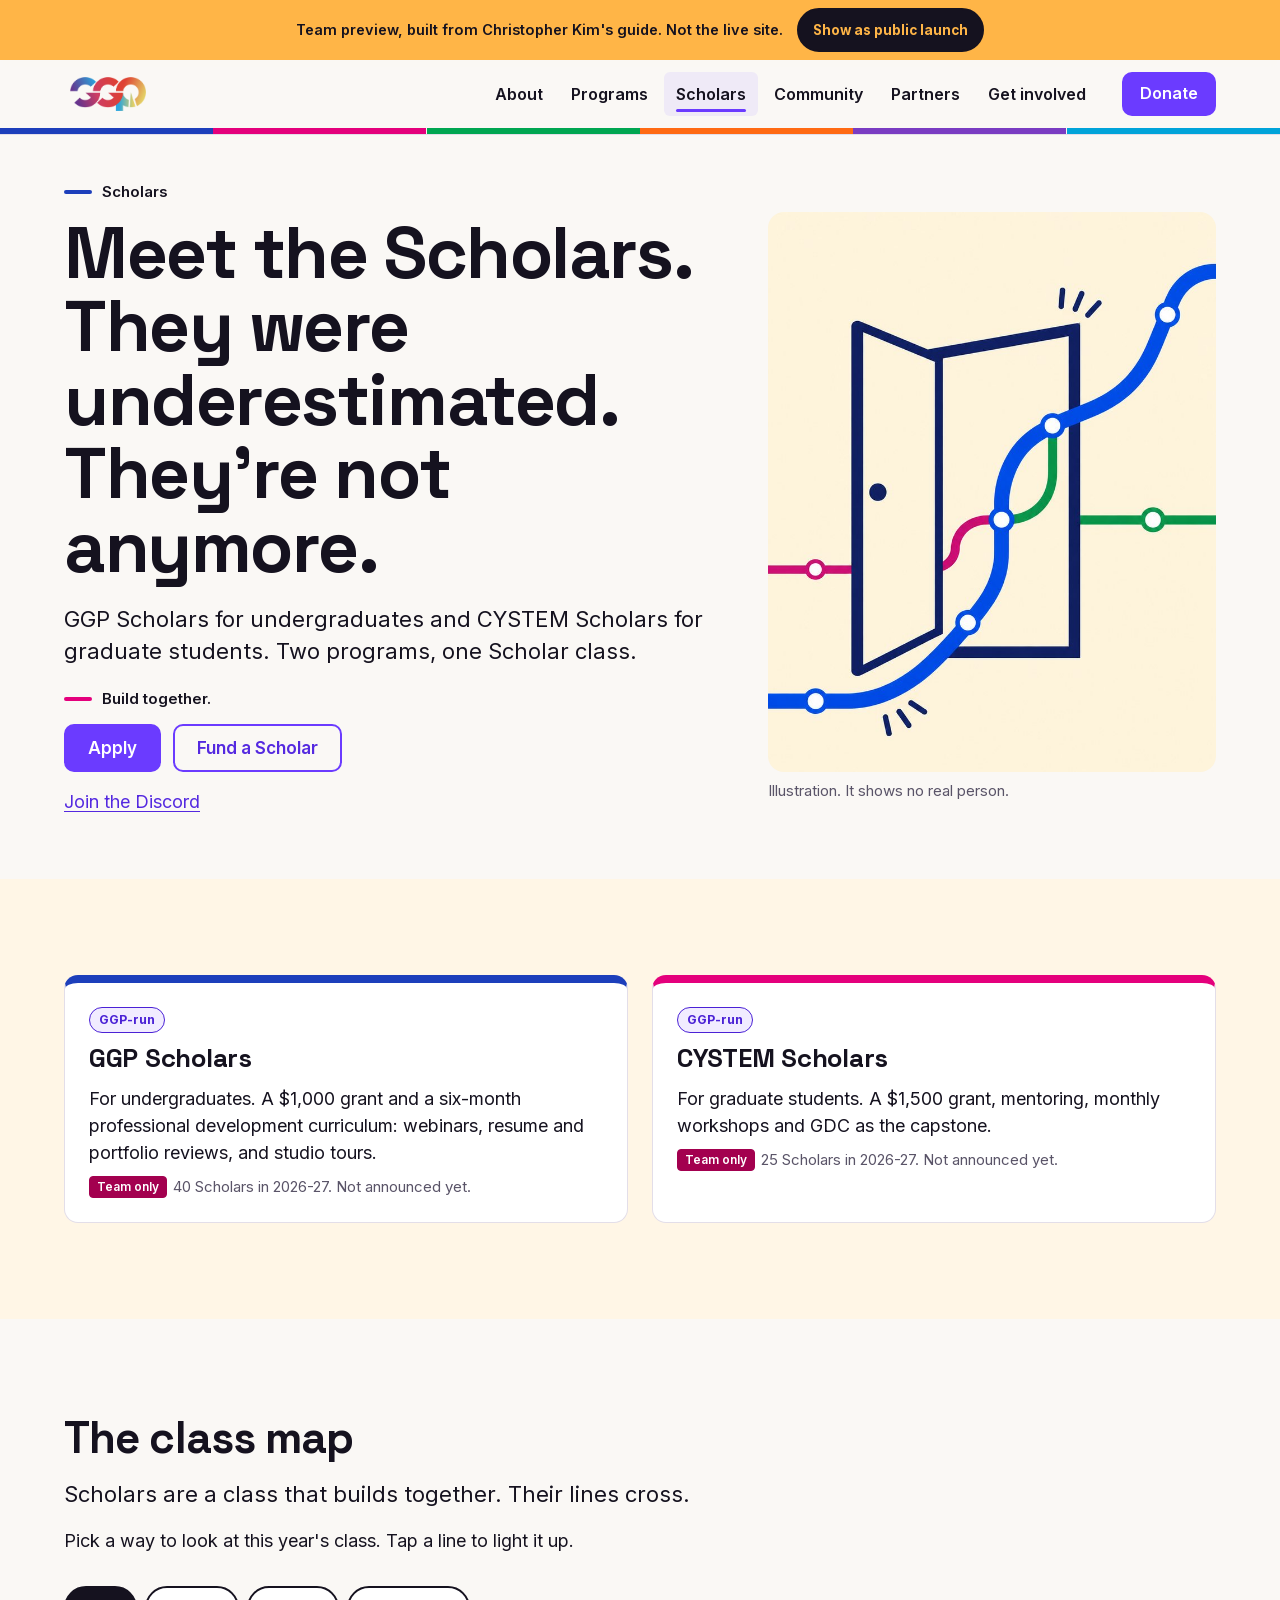
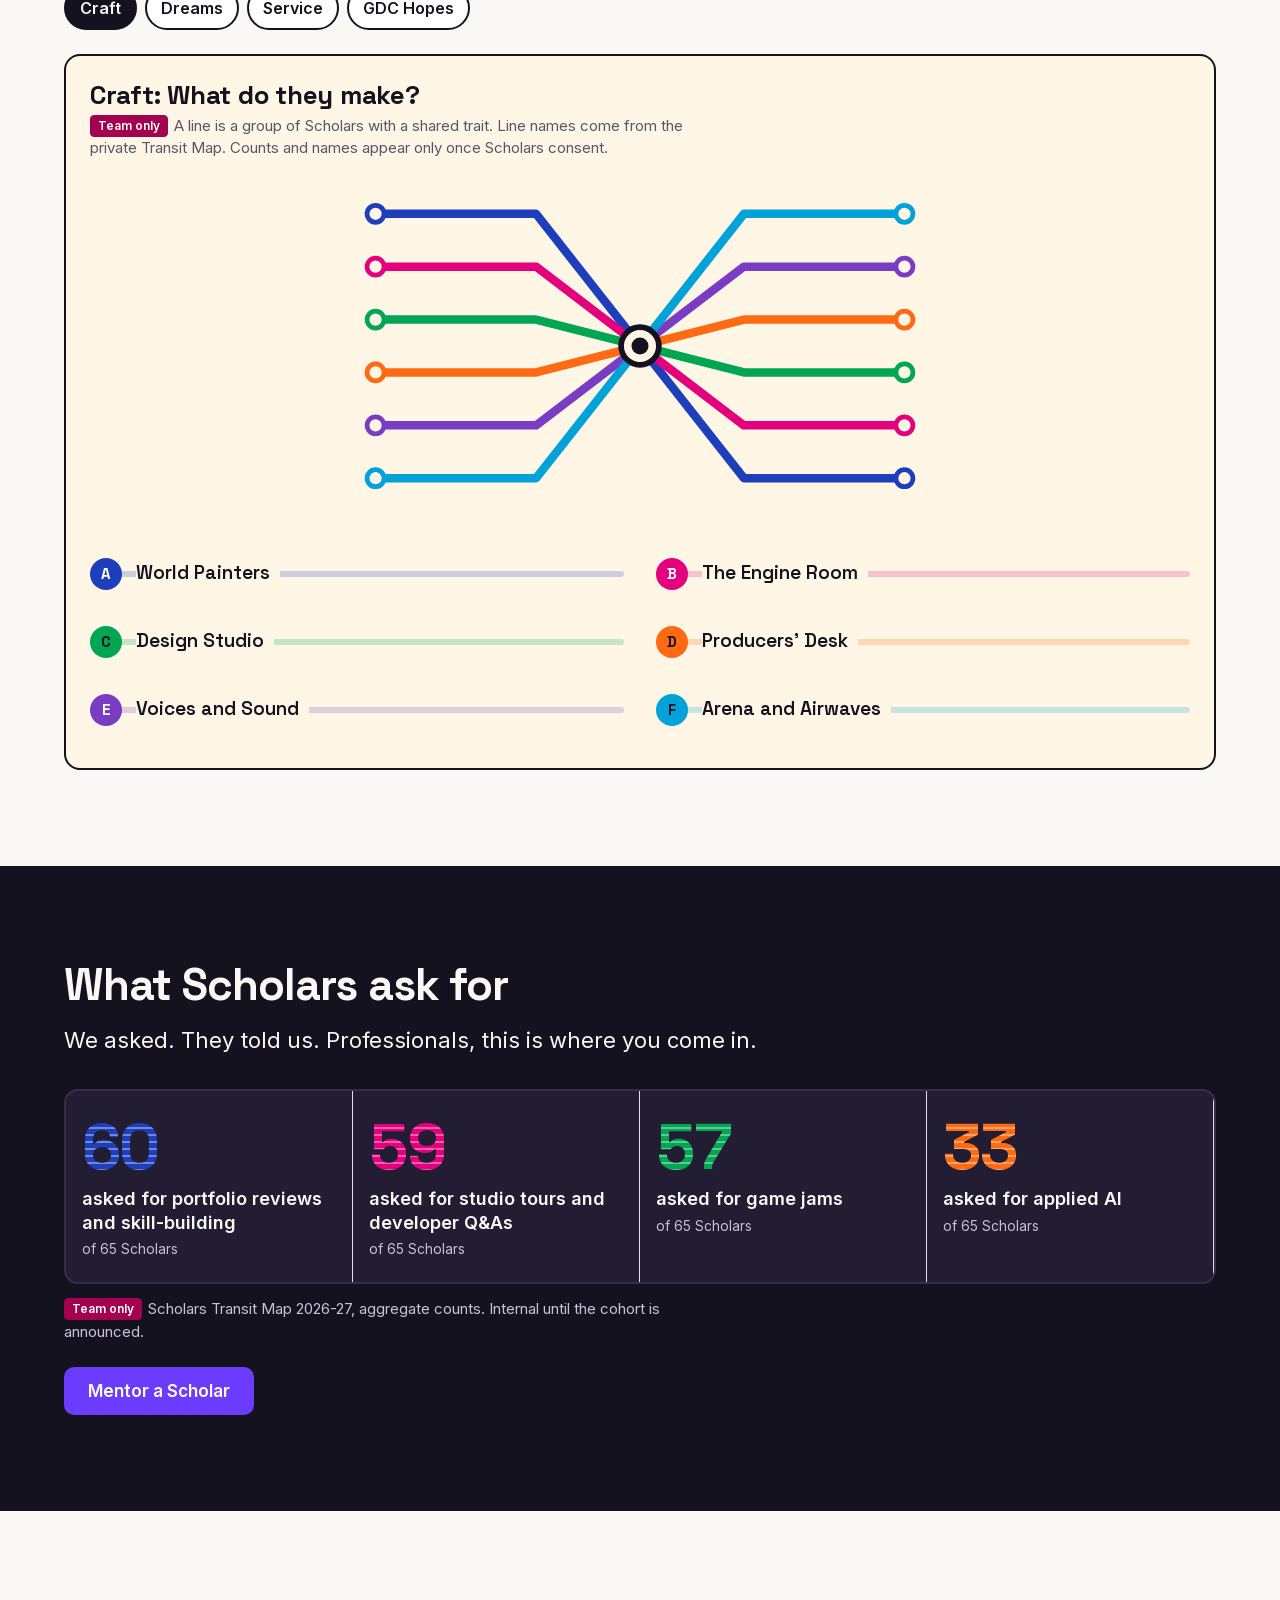
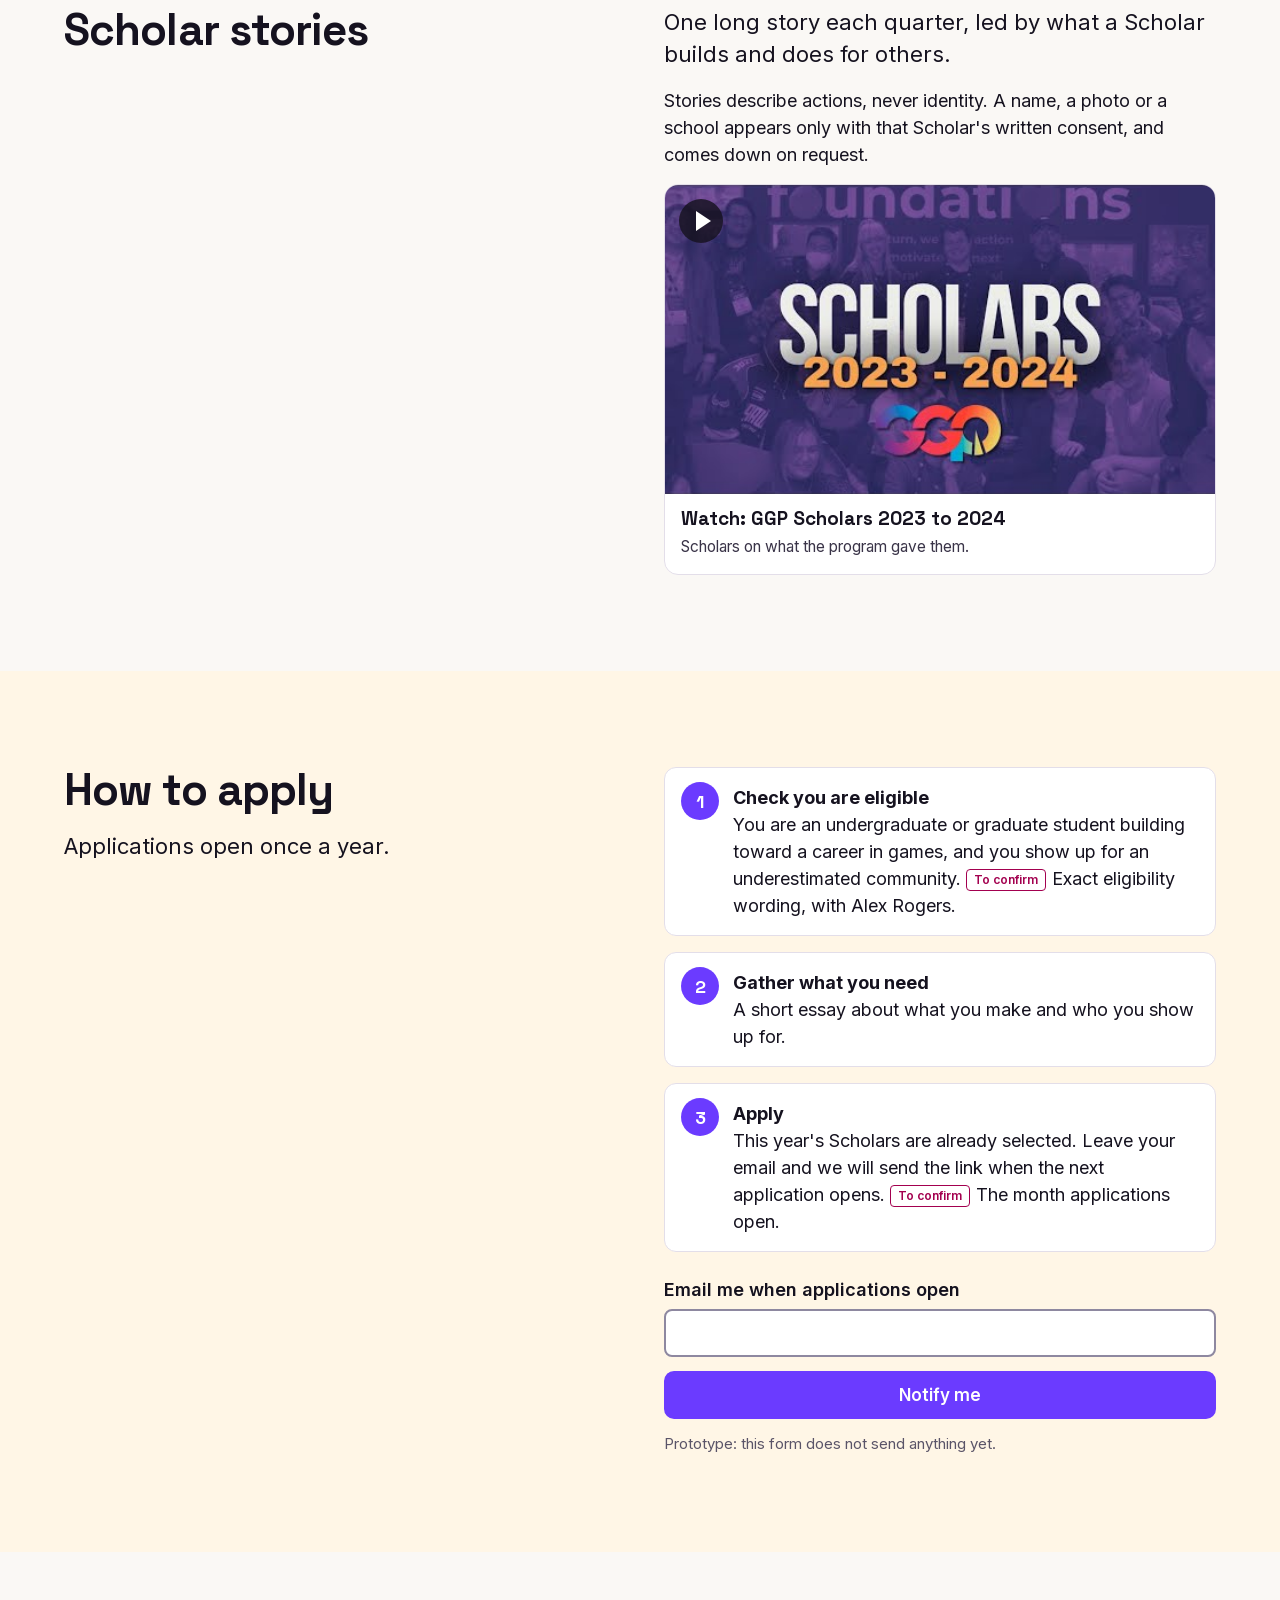
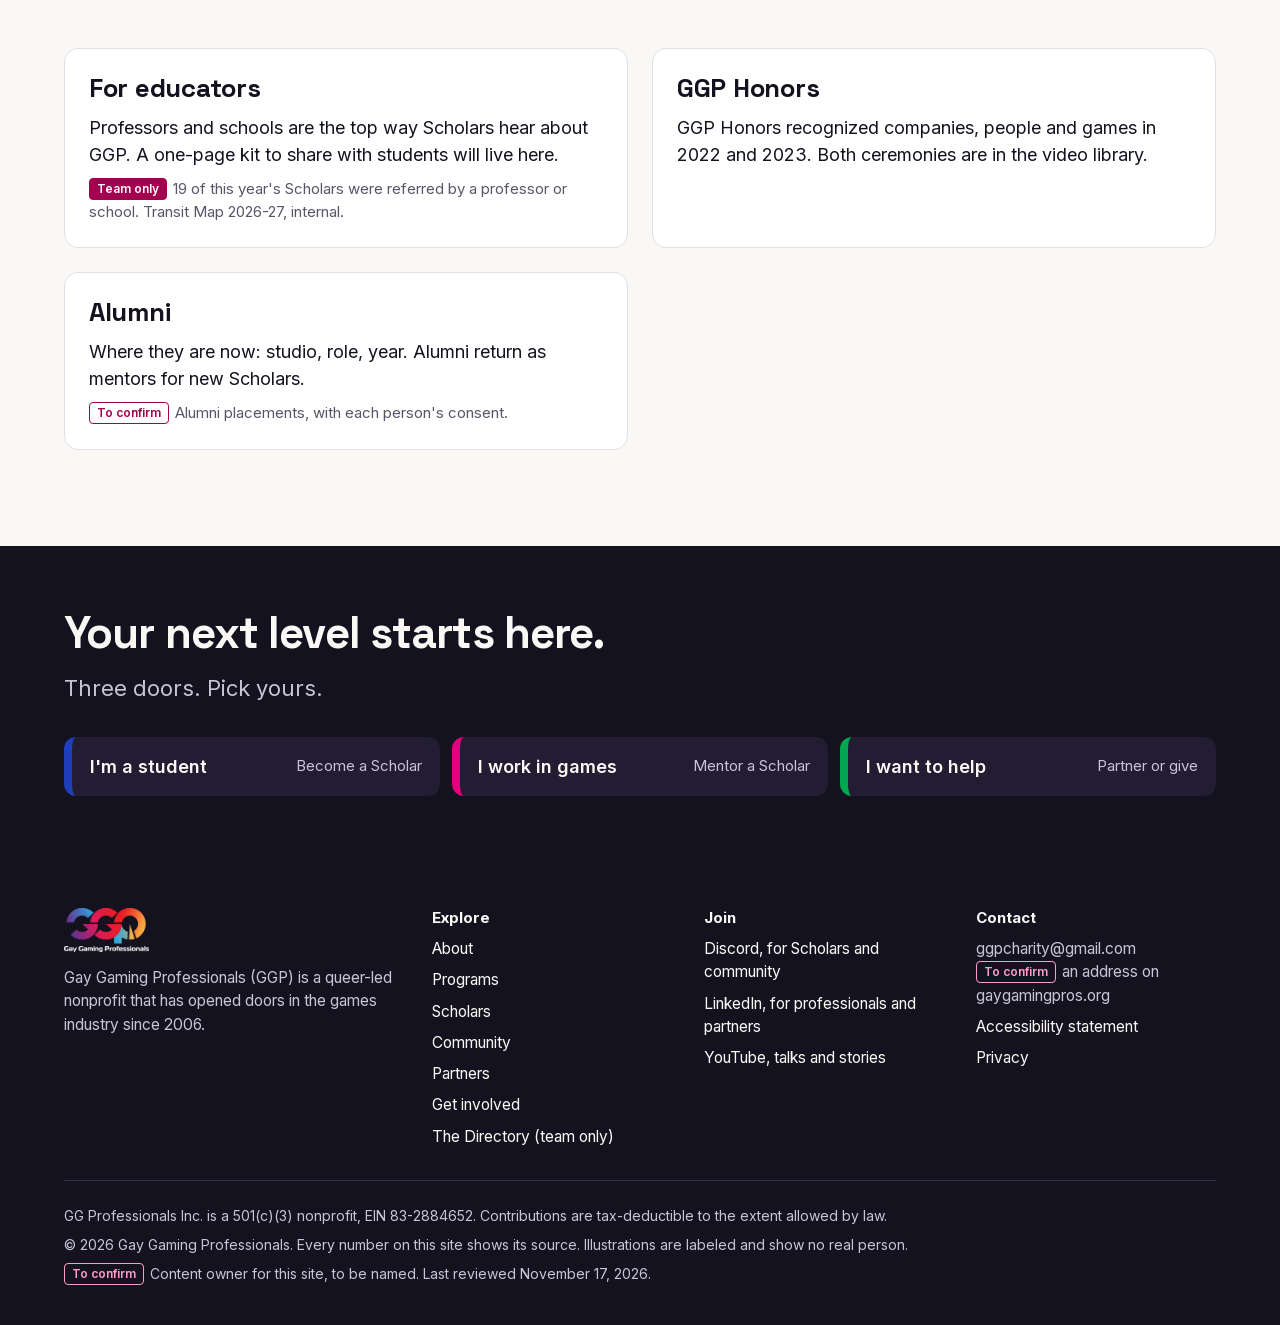
<file: scholars.html>
<!doctype html>
<!-- STYLE: Transit lines and a shared table. Ink, paper and electric violet from Christopher Kim's guide; the pride spectrum drawn only as six route lines; Space Grotesk display with lined numerals, Inter body; lines for people, cards for programs; one 3D table with six different seats and one left open | WHY: the guide asks for a confident games brand that happens to be a nonprofit, one family with the Scholars Transit Map and the Directory, with real structure a visitor can follow in one glance | ALT: photo-led nonprofit template with a rainbow gradient hero, which the guide rules out (no stock, pride as a signature and not wallpaper) -->
<html lang="en" class="no-js"><head><meta charset="utf-8"><meta name="viewport" content="width=device-width,initial-scale=1">
<title>Scholars at GGP</title><meta name="description" content="GGP Scholars for undergraduates and CYSTEM Scholars for graduate students: what each offers and how to apply."><meta name="robots" content="noindex,nofollow"><meta name="theme-color" content="#15121F">
<link rel="preload" href="a/SpaceGrotesk.woff2" as="font" type="font/woff2" crossorigin><link rel="preload" href="a/Inter.woff2" as="font" type="font/woff2" crossorigin>
<link rel="stylesheet" href="a/site.css"></head><body>
<a class="skip" href="#main">Skip to content</a>
<div class="preview"><div class="w"><span>Team preview, built from Christopher Kim's guide. Not the live site.</span> <button type="button" id="viewsw" class="vsw" aria-pressed="false">Show as public launch</button></div></div>
<header class="hdr"><div class="w"><a class="logo" href="index.html" aria-label="Gay Gaming Professionals, home"><img src="a/ggp-logo.png" alt="" width="88" height="40"></a>
<nav class="nav" aria-label="Main"><a href="about.html">About</a><a href="programs.html">Programs</a><a href="scholars.html" aria-current="page">Scholars</a><a href="community.html">Community</a><a href="partners.html">Partners</a><a href="get-involved.html">Get involved</a></nav>
<a class="btn sm donate" href="get-involved.html#donate">Donate</a>
<button class="menu" id="menu" aria-expanded="false" aria-controls="drawer">Menu</button></div>
<nav class="drawer" id="drawer" aria-label="Main, mobile"><a href="about.html">About</a><a href="programs.html">Programs</a><a href="scholars.html" aria-current="page">Scholars</a><a href="community.html">Community</a><a href="partners.html">Partners</a><a href="get-involved.html">Get involved</a></nav><div class="spectrum" aria-hidden="true"><i></i><i></i><i></i><i></i><i></i><i></i></div></header>
<div class="rail" aria-hidden="true"><i></i></div>
<main id="main"><section class="phero"><div class="w"><div class="g"><div><p class="eyebrow" style="--line:var(--blue)">Scholars</p><h1>Meet the Scholars. They were underestimated. They&#x27;re not anymore.</h1><p class="lede" style="margin-top:20px">GGP Scholars for undergraduates and CYSTEM Scholars for graduate students. Two programs, one Scholar class.</p><p class="eyebrow" style="--line:var(--magenta);margin-top:22px">Build together.</p><div class="row"><a class="btn" href="#apply">Apply</a><a class="btn o" href="get-involved.html#donate">Fund a Scholar</a></div><p style="margin-top:16px"><a href="https://discord.gg/Cm4zwU7PJN">Join the Discord</a></p></div><figure style="margin:0"><img src="a/door_scholars.jpg" alt="" width="1200" height="800"><figcaption class="small" style="margin-top:8px">Illustration. It shows no real person.</figcaption></figure></div></div></section>
<section class="cream"><div class="w"><div class="cards"><article class="card l1" style="border-top:8px solid var(--line)"><span class="lab run">GGP-run</span><h3>GGP Scholars</h3><p>For undergraduates. A $1,000 grant and a six-month professional development curriculum: webinars, resume and portfolio reviews, and studio tours.</p><p class="small team"><span class="tagk t">Team only</span>40 Scholars in 2026-27. Not announced yet.</p></article>
<article class="card l2" style="border-top:8px solid var(--line)"><span class="lab run">GGP-run</span><h3>CYSTEM Scholars</h3><p>For graduate students. A $1,500 grant, mentoring, monthly workshops and GDC as the capstone.</p><p class="small team"><span class="tagk t">Team only</span>25 Scholars in 2026-27. Not announced yet.</p></article></div></div></section>
<section class="pub"><div class="w two"><div><h2>The class map</h2></div><div><p class="lede">Scholars are a class that builds together. Their lines cross.</p><p>The map of this year's class appears here when the Scholars are announced.</p></div></div></section>
<section class="team"><div class="w"><div class="head"><h2>The class map</h2><p class="lede">Scholars are a class that builds together. Their lines cross.</p><p>Pick a way to look at this year's class. Tap a line to light it up.</p></div>
<div class="tabs" role="tablist" aria-label="Lenses"><button class="tab" role="tab" type="button" id="t0" aria-controls="p0" aria-selected="true" tabindex="0">Craft</button><button class="tab" role="tab" type="button" id="t1" aria-controls="p1" aria-selected="false" tabindex="-1">Dreams</button><button class="tab" role="tab" type="button" id="t2" aria-controls="p2" aria-selected="false" tabindex="-1">Service</button><button class="tab" role="tab" type="button" id="t3" aria-controls="p3" aria-selected="false" tabindex="-1">GDC Hopes</button></div><div class="lens" role="tabpanel" id="p0" aria-labelledby="t0"><h3>Craft: What do they make?</h3><p class="small"><span class="tagk t">Team only</span>A line is a group of Scholars with a shared trait. Line names come from the private Transit Map. Counts and names appear only once Scholars consent.</p><svg class="xmap" viewBox="0 0 600 360" role="img" aria-label="Craft lines crossing at one station"><path class="ln l1" data-i="0" d="M 20 40 L 190 40 L 410 320 L 580 320"/><path class="ln l2" data-i="1" d="M 20 96 L 190 96 L 410 264 L 580 264"/><path class="ln l3" data-i="2" d="M 20 152 L 190 152 L 410 208 L 580 208"/><path class="ln l4" data-i="3" d="M 20 208 L 190 208 L 410 152 L 580 152"/><path class="ln l5" data-i="4" d="M 20 264 L 190 264 L 410 96 L 580 96"/><path class="ln l6" data-i="5" d="M 20 320 L 190 320 L 410 40 L 580 40"/><circle class="stn l1" data-i="0" cx="20" cy="40" r="9"/><circle class="stn l1" data-i="0" cx="580" cy="320" r="9"/><circle class="stn l2" data-i="1" cx="20" cy="96" r="9"/><circle class="stn l2" data-i="1" cx="580" cy="264" r="9"/><circle class="stn l3" data-i="2" cx="20" cy="152" r="9"/><circle class="stn l3" data-i="2" cx="580" cy="208" r="9"/><circle class="stn l4" data-i="3" cx="20" cy="208" r="9"/><circle class="stn l4" data-i="3" cx="580" cy="152" r="9"/><circle class="stn l5" data-i="4" cx="20" cy="264" r="9"/><circle class="stn l5" data-i="4" cx="580" cy="96" r="9"/><circle class="stn l6" data-i="5" cx="20" cy="320" r="9"/><circle class="stn l6" data-i="5" cx="580" cy="40" r="9"/><circle cx="300" cy="180" r="20" class="hubc"/><circle cx="300" cy="180" r="9" class="hubd"/></svg><ul class="lines"><li class="l1" data-k="A"><button type="button" class="lnb" data-i="0">World Painters</button></li><li class="l2" data-k="B"><button type="button" class="lnb" data-i="1">The Engine Room</button></li><li class="l3" data-k="C"><button type="button" class="lnb" data-i="2">Design Studio</button></li><li class="l4" data-k="D"><button type="button" class="lnb" data-i="3">Producers&#x27; Desk</button></li><li class="l5" data-k="E"><button type="button" class="lnb" data-i="4">Voices and Sound</button></li><li class="l6" data-k="F"><button type="button" class="lnb" data-i="5">Arena and Airwaves</button></li></ul></div><div class="lens" role="tabpanel" id="p1" aria-labelledby="t1" hidden><h3>Dreams: What do they want to make?</h3><p class="small"><span class="tagk t">Team only</span>A line is a group of Scholars with a shared trait. Line names come from the private Transit Map. Counts and names appear only once Scholars consent.</p><svg class="xmap" viewBox="0 0 600 360" role="img" aria-label="Dreams lines crossing at one station"><path class="ln l1" data-i="0" d="M 20 40 L 190 40 L 410 320 L 580 320"/><path class="ln l2" data-i="1" d="M 20 96 L 190 96 L 410 264 L 580 264"/><path class="ln l3" data-i="2" d="M 20 152 L 190 152 L 410 208 L 580 208"/><path class="ln l4" data-i="3" d="M 20 208 L 190 208 L 410 152 L 580 152"/><path class="ln l5" data-i="4" d="M 20 264 L 190 264 L 410 96 L 580 96"/><path class="ln l6" data-i="5" d="M 20 320 L 190 320 L 410 40 L 580 40"/><circle class="stn l1" data-i="0" cx="20" cy="40" r="9"/><circle class="stn l1" data-i="0" cx="580" cy="320" r="9"/><circle class="stn l2" data-i="1" cx="20" cy="96" r="9"/><circle class="stn l2" data-i="1" cx="580" cy="264" r="9"/><circle class="stn l3" data-i="2" cx="20" cy="152" r="9"/><circle class="stn l3" data-i="2" cx="580" cy="208" r="9"/><circle class="stn l4" data-i="3" cx="20" cy="208" r="9"/><circle class="stn l4" data-i="3" cx="580" cy="152" r="9"/><circle class="stn l5" data-i="4" cx="20" cy="264" r="9"/><circle class="stn l5" data-i="4" cx="580" cy="96" r="9"/><circle class="stn l6" data-i="5" cx="20" cy="320" r="9"/><circle class="stn l6" data-i="5" cx="580" cy="40" r="9"/><circle cx="300" cy="180" r="20" class="hubc"/><circle cx="300" cy="180" r="9" class="hubd"/></svg><ul class="lines"><li class="l1" data-k="A"><button type="button" class="lnb" data-i="0">Studio Founders</button></li><li class="l2" data-k="B"><button type="button" class="lnb" data-i="1">Directors&#x27; Chair</button></li><li class="l3" data-k="C"><button type="button" class="lnb" data-i="2">Studio Specialists</button></li><li class="l4" data-k="D"><button type="button" class="lnb" data-i="3">Producers and Product</button></li><li class="l5" data-k="E"><button type="button" class="lnb" data-i="4">Future Professors</button></li><li class="l6" data-k="F"><button type="button" class="lnb" data-i="5">Change Makers</button></li></ul></div><div class="lens" role="tabpanel" id="p2" aria-labelledby="t2" hidden><h3>Service: Who do they show up for?</h3><p class="small"><span class="tagk t">Team only</span>A line is a group of Scholars with a shared trait. Line names come from the private Transit Map. Counts and names appear only once Scholars consent.</p><svg class="xmap" viewBox="0 0 600 360" role="img" aria-label="Service lines crossing at one station"><path class="ln l1" data-i="0" d="M 20 40 L 190 40 L 410 320 L 580 320"/><path class="ln l2" data-i="1" d="M 20 110 L 190 110 L 410 250 L 580 250"/><path class="ln l3" data-i="2" d="M 20 180 L 190 180 L 410 180 L 580 180"/><path class="ln l4" data-i="3" d="M 20 250 L 190 250 L 410 110 L 580 110"/><path class="ln l5" data-i="4" d="M 20 320 L 190 320 L 410 40 L 580 40"/><circle class="stn l1" data-i="0" cx="20" cy="40" r="9"/><circle class="stn l1" data-i="0" cx="580" cy="320" r="9"/><circle class="stn l2" data-i="1" cx="20" cy="110" r="9"/><circle class="stn l2" data-i="1" cx="580" cy="250" r="9"/><circle class="stn l3" data-i="2" cx="20" cy="180" r="9"/><circle class="stn l3" data-i="2" cx="580" cy="180" r="9"/><circle class="stn l4" data-i="3" cx="20" cy="250" r="9"/><circle class="stn l4" data-i="3" cx="580" cy="110" r="9"/><circle class="stn l5" data-i="4" cx="20" cy="320" r="9"/><circle class="stn l5" data-i="4" cx="580" cy="40" r="9"/><circle cx="300" cy="180" r="20" class="hubc"/><circle cx="300" cy="180" r="9" class="hubd"/></svg><ul class="lines"><li class="l1" data-k="A"><button type="button" class="lnb" data-i="0">Next Generation</button></li><li class="l2" data-k="B"><button type="button" class="lnb" data-i="1">Campus Club Revivers</button></li><li class="l3" data-k="C"><button type="button" class="lnb" data-i="2">Network Weavers</button></li><li class="l4" data-k="D"><button type="button" class="lnb" data-i="3">Access Architects</button></li><li class="l5" data-k="E"><button type="button" class="lnb" data-i="4">Good Neighbors</button></li></ul></div><div class="lens" role="tabpanel" id="p3" aria-labelledby="t3" hidden><h3>GDC Hopes: What do they want from GDC?</h3><p class="small"><span class="tagk t">Team only</span>A line is a group of Scholars with a shared trait. Line names come from the private Transit Map. Counts and names appear only once Scholars consent.</p><svg class="xmap" viewBox="0 0 600 360" role="img" aria-label="GDC Hopes lines crossing at one station"><path class="ln l1" data-i="0" d="M 20 40 L 190 40 L 410 320 L 580 320"/><path class="ln l2" data-i="1" d="M 20 110 L 190 110 L 410 250 L 580 250"/><path class="ln l3" data-i="2" d="M 20 180 L 190 180 L 410 180 L 580 180"/><path class="ln l4" data-i="3" d="M 20 250 L 190 250 L 410 110 L 580 110"/><path class="ln l5" data-i="4" d="M 20 320 L 190 320 L 410 40 L 580 40"/><circle class="stn l1" data-i="0" cx="20" cy="40" r="9"/><circle class="stn l1" data-i="0" cx="580" cy="320" r="9"/><circle class="stn l2" data-i="1" cx="20" cy="110" r="9"/><circle class="stn l2" data-i="1" cx="580" cy="250" r="9"/><circle class="stn l3" data-i="2" cx="20" cy="180" r="9"/><circle class="stn l3" data-i="2" cx="580" cy="180" r="9"/><circle class="stn l4" data-i="3" cx="20" cy="250" r="9"/><circle class="stn l4" data-i="3" cx="580" cy="110" r="9"/><circle class="stn l5" data-i="4" cx="20" cy="320" r="9"/><circle class="stn l5" data-i="4" cx="580" cy="40" r="9"/><circle cx="300" cy="180" r="20" class="hubc"/><circle cx="300" cy="180" r="9" class="hubd"/></svg><ul class="lines"><li class="l1" data-k="A"><button type="button" class="lnb" data-i="0">Hallway Track</button></li><li class="l2" data-k="B"><button type="button" class="lnb" data-i="1">Craft Sharpeners</button></li><li class="l3" data-k="C"><button type="button" class="lnb" data-i="2">Return Ticket</button></li><li class="l4" data-k="D"><button type="button" class="lnb" data-i="3">Spotlight Seekers</button></li><li class="l5" data-k="E"><button type="button" class="lnb" data-i="4">First-Timers</button></li></ul></div></div></section>
<section class="ink team"><div class="w"><div class="head"><h2>What Scholars ask for</h2><p class="lede">We asked. They told us. Professionals, this is where you come in.</p></div><div class="hud" style="background:var(--ink2);border-color:#352E48"><div class="stat" style="--c:var(--blue)"><b>60</b><span>asked for portfolio reviews and skill-building</span><small>of 65 Scholars</small></div><div class="stat" style="--c:var(--magenta)"><b>59</b><span>asked for studio tours and developer Q&amp;As</span><small>of 65 Scholars</small></div><div class="stat" style="--c:var(--green)"><b>57</b><span>asked for game jams</span><small>of 65 Scholars</small></div><div class="stat" style="--c:var(--orange)"><b>33</b><span>asked for applied AI</span><small>of 65 Scholars</small></div></div><p class="small" style="margin-top:14px;color:var(--onink-m)"><span class="tagk t">Team only</span>Scholars Transit Map 2026-27, aggregate counts. Internal until the cohort is announced.</p><div class="row" style="margin-top:24px"><a class="btn" href="community.html#mentor">Mentor a Scholar</a></div></div></section>
<section><div class="w two"><div><h2>Scholar stories</h2></div><div><p class="lede">One long story each quarter, led by what a Scholar builds and does for others.</p><p>Stories describe actions, never identity. A name, a photo or a school appears only with that Scholar's written consent, and comes down on request.</p><a class="vid" href="https://youtu.be/nli8PMzEd5Y"><img src="a/yt_nli8PMzEd5Y.jpg" alt="" width="480" height="360" loading="lazy"><span><b>Watch: GGP Scholars 2023 to 2024</b>Scholars on what the program gave them.</span></a></div></div></section>
<section class="cream" id="apply"><div class="w two"><div><h2>How to apply</h2><p class="lede" style="margin-top:16px">Applications open once a year.</p></div><div><ol class="steps"><li><b>Check you are eligible</b>You are an undergraduate or graduate student building toward a career in games, and you show up for an underestimated community. <span class="team"><span class="tagk c">To confirm</span>Exact eligibility wording, with Alex Rogers.</span></li><li><b>Gather what you need</b>A short essay about what you make and who you show up for.</li><li><b>Apply</b>This year's Scholars are already selected. Leave your email and we will send the link when the next application opens. <span class="team"><span class="tagk c">To confirm</span>The month applications open.</span></li></ol>
<form data-proto aria-describedby="pn2" style="margin-top:24px" aria-label="Get notified when applications open"><label for="ap">Email me when applications open<input id="ap" type="email" autocomplete="email" required></label><button class="btn" type="submit" disabled>Notify me</button><p class="small proto" id="pn2">Prototype: this form does not send anything yet.</p></form></div></div></section>
<section><div class="w"><div class="cards"><article class="card"><h3>For educators</h3><p>Professors and schools are the top way Scholars hear about GGP. A one-page kit to share with students will live here.</p><p class="small team"><span class="tagk t">Team only</span>19 of this year's Scholars were referred by a professor or school. Transit Map 2026-27, internal.</p></article>
<article class="card"><h3>GGP Honors</h3><p>GGP Honors recognized companies, people and games in 2022 and 2023. Both ceremonies are in the video library.</p></article><article class="card"><h3>Alumni</h3><p>Where they are now: studio, role, year. Alumni return as mentors for new Scholars.</p><p class="small team"><span class="tagk c">To confirm</span>Alumni placements, with each person&#x27;s consent.</p></article></div></div></section><section class="band" aria-labelledby="bandh"><div class="w"><h2 id="bandh">Your next level starts here.</h2><p class="lede">Three doors. Pick yours.</p>
<div class="mini"><a class="l1" href="scholars.html#apply">I'm a student <span>Become a Scholar</span></a><a class="l2" href="community.html#mentor">I work in games <span>Mentor a Scholar</span></a><a class="l3" href="get-involved.html#donate">I want to help <span>Partner or give</span></a></div></div></section></main>
<footer class="ftr"><div class="w"><div class="g">
<div><a class="logo" href="index.html" aria-label="Gay Gaming Professionals, home"><img src="a/ggp-logo-white.png" alt="" width="88" height="46"></a><p style="margin-top:14px;color:var(--onink-m)">Gay Gaming Professionals (GGP) is a queer-led nonprofit that has opened doors in the games industry since 2006.</p></div>
<div><h2>Explore</h2><ul><li><a href="about.html">About</a></li><li><a href="programs.html">Programs</a></li><li><a href="scholars.html">Scholars</a></li><li><a href="community.html">Community</a></li><li><a href="partners.html">Partners</a></li><li><a href="get-involved.html">Get involved</a></li><li class="team"><a href="directory.html">The Directory (team only)</a></li></ul></div>
<div><h2>Join</h2><ul><li><a href="https://discord.gg/Cm4zwU7PJN">Discord, for Scholars and community</a></li><li><a href="https://www.linkedin.com/company/gaygamingpros">LinkedIn, for professionals and partners</a></li><li><a href="https://www.youtube.com/@gaygamingpros">YouTube, talks and stories</a></li></ul></div>
<div><h2>Contact</h2><ul><li>ggpcharity@gmail.com<span class="team"> <span class="tagk c">To confirm</span>an address on gaygamingpros.org</span></li><li><a href="accessibility.html">Accessibility statement</a></li><li><a href="accessibility.html#privacy">Privacy</a></li></ul></div>
</div><div class="legal"><p>GG Professionals Inc. is a 501(c)(3) nonprofit, EIN 83-2884652. Contributions are tax-deductible to the extent allowed by law.</p><p>&copy; <span data-year>2026</span> Gay Gaming Professionals. Every number on this site shows its source. Illustrations are labeled and show no real person.</p><p class="team"><span class="tagk c">To confirm</span>Content owner for this site, to be named. Last reviewed November 17, 2026.</p></div></div></footer>
<script src="a/site.js"></script></body></html>
</file>
<file: a/site.css>
@font-face{font-family:"Space Grotesk";src:url(SpaceGrotesk.woff2) format("woff2");font-weight:400 700;font-display:swap}
@font-face{font-family:"Inter";src:url(Inter.woff2) format("woff2");font-weight:400 700;font-display:swap}
:root{
  --ink:#15121F;--paper:#FAF8F5;--cream:#FFF6E6;--sig:#6B3BFF;--sig-d:#5429E0;--amber:#FFB547;
  --blue:#1D3FBB;--magenta:#E4007C;--green:#00A651;--orange:#FF6A13;--purple:#7A3CC2;--cyan:#00A3D9;
  --muted:#5A5468;--rule:#E3DEE9;--card:#FFFFFF;--ink2:#221D33;--onink:#FAF8F5;--onink-m:#C9C3D8;
  --display:"Space Grotesk",system-ui,-apple-system,"Segoe UI",sans-serif;--body:"Inter",system-ui,-apple-system,"Segoe UI",Roboto,sans-serif;
  --s1:8px;--s2:16px;--s3:24px;--s4:32px;--s5:48px;--s6:64px;--s7:96px;--max:1200px;
}
*{box-sizing:border-box}
html{scroll-behavior:smooth;-webkit-text-size-adjust:100%}
body{margin:0;background:var(--paper);color:var(--ink);font:400 18px/1.5 var(--body);-webkit-font-smoothing:antialiased}
img,video{max-width:100%;height:auto;display:block}
a{color:var(--sig-d);text-underline-offset:3px}
a:hover{text-decoration-thickness:2px}
:focus-visible{outline:3px solid var(--sig);outline-offset:3px;border-radius:4px}
.ink :focus-visible{outline-color:var(--amber)}
.skip{position:absolute;left:8px;top:-60px;background:var(--ink);color:var(--onink);padding:12px 16px;border-radius:6px;z-index:100;font-weight:600}
.skip:focus{top:8px}
.w{max-width:var(--max);margin:0 auto;padding:0 24px}
h1,h2,h3{font-family:var(--display);font-weight:700;letter-spacing:-.02em;margin:0;text-wrap:balance}
h1{font-size:clamp(40px,7.2vw,72px);line-height:1.02}
h2{font-size:clamp(32px,4.4vw,44px);line-height:1.08}
h3{font-size:clamp(22px,2.4vw,26px);line-height:1.2;letter-spacing:-.01em}
p{margin:0 0 var(--s2);max-width:68ch}
.lede{font-size:clamp(19px,2vw,22px);line-height:1.45;max-width:60ch}
.eyebrow{font:600 15px/1.2 var(--body);margin:0 0 var(--s2);display:flex;align-items:center;gap:10px}
.eyebrow::before{content:"";width:28px;height:4px;border-radius:2px;background:var(--line,var(--sig))}
.small{font-size:15px;color:var(--muted)}
/* pride as lines: one rule built from the six line colors */
.spectrum{display:flex;height:6px}.spectrum i{flex:1}
.spectrum i:nth-child(1){background:var(--blue)}.spectrum i:nth-child(2){background:var(--magenta)}.spectrum i:nth-child(3){background:var(--green)}.spectrum i:nth-child(4){background:var(--orange)}.spectrum i:nth-child(5){background:var(--purple)}.spectrum i:nth-child(6){background:var(--cyan)}
/* header */
.hdr{position:sticky;top:0;z-index:50;background:rgba(250,248,245,.94);backdrop-filter:blur(8px);border-bottom:1px solid var(--rule)}
.hdr .w{display:flex;align-items:center;gap:var(--s2);min-height:68px}
.logo{font:700 24px/1 var(--display);color:var(--ink);text-decoration:none;display:flex;align-items:center;gap:10px;letter-spacing:-.02em}
.logo img{height:40px;width:auto}.ftr .logo img{height:44px}
.nav{display:none;margin-left:auto;gap:4px;align-items:center}
.nav a{color:var(--ink);text-decoration:none;font-weight:600;font-size:16px;padding:10px 12px;border-radius:6px;position:relative}
.nav a:hover,.nav a[aria-current=page]{background:#EFEAF7}
.nav a[aria-current=page]::after{content:"";position:absolute;left:12px;right:12px;bottom:4px;height:3px;border-radius:2px;background:var(--sig)}
.hdr .donate{margin-left:auto}
.menu{margin-left:8px;border:2px solid var(--ink);background:transparent;border-radius:8px;min-height:44px;padding:0 14px;font:600 16px var(--body);color:var(--ink);cursor:pointer}
.drawer{display:none;border-top:1px solid var(--rule);padding:8px 24px 20px;background:var(--paper)}
.drawer.open{display:block}
.drawer a{display:block;padding:14px 4px;border-bottom:1px solid var(--rule);color:var(--ink);text-decoration:none;font-weight:600}
.no-js .menu{display:none}.no-js .drawer{display:block}
/* buttons */
.btn{display:inline-flex;align-items:center;justify-content:center;gap:8px;min-height:48px;padding:12px 22px;border-radius:10px;font:600 17px/1.1 var(--body);text-decoration:none;cursor:pointer;border:2px solid var(--sig);background:var(--sig);color:#fff;transition:transform .15s ease,background .15s ease,box-shadow .15s ease}
.btn:hover{background:var(--sig-d);border-color:var(--sig-d);transform:translateY(-1px);box-shadow:0 6px 16px rgba(107,59,255,.25)}
.btn.o{background:transparent;color:var(--sig-d)}
.btn.o:hover{background:#EFEAF7;box-shadow:none}
.ink .btn.o,.band .btn.o{color:var(--onink);border-color:var(--onink)}.ink .btn.o:hover{background:rgba(250,248,245,.12)}
.btn.sm{min-height:44px;padding:10px 16px;font-size:16px}
.row{display:flex;gap:12px;flex-wrap:wrap;align-items:center}
/* sections */
section{padding:var(--s6) 0}
.ink{background:var(--ink);color:var(--onink)}
.ink p{color:var(--onink-m)}.ink .lede{color:var(--onink)}.ink a:not(.btn){color:#C9B8FF}
.cream{background:var(--cream)}
.head{margin-bottom:var(--s4)}
.head p{margin-top:var(--s2)}
.grid{display:grid;gap:var(--s3)}
/* hero */
.hero{padding:var(--s5) 0 var(--s6);overflow:hidden}
.hero .g{display:grid;gap:var(--s4);align-items:center}
.hero h1{margin-bottom:var(--s3)}
.hero .lede{margin-bottom:var(--s4)}
.stage{position:relative;border-radius:16px;overflow:hidden;background:#15121F;aspect-ratio:5/4}
.stage video,.stage img{width:100%;height:100%;object-fit:cover}
.stage .cap{position:absolute;left:12px;top:12px;background:rgba(21,18,31,.78);color:var(--onink);font-size:13px;padding:5px 10px;border-radius:6px}
.stage .pause{position:absolute;right:12px;bottom:12px;min-height:44px;min-width:44px;border-radius:8px;border:2px solid var(--onink);background:rgba(21,18,31,.7);color:var(--onink);font:600 14px var(--body);padding:0 12px;cursor:pointer}
.phero{padding:var(--s5) 0}
.phero .g{display:grid;gap:var(--s4);align-items:center}
.phero img{border-radius:16px;width:100%}
/* HUD stat bar */
.hud{display:grid;grid-template-columns:1fr 1fr;border:2px solid var(--ink);border-radius:14px;overflow:hidden;background:var(--card)}
.stat{padding:var(--s3) var(--s2);border-right:1px solid var(--rule);border-bottom:1px solid var(--rule);min-width:0}
.stat b{display:block;font:700 clamp(40px,7vw,64px)/1 var(--display);letter-spacing:-.03em;font-variant-numeric:tabular-nums;color:var(--c,var(--sig));
  background:repeating-linear-gradient(180deg,var(--c,var(--sig)) 0 5px,color-mix(in srgb,var(--c,var(--sig)) 62%,#fff) 5px 7px);-webkit-background-clip:text;background-clip:text;-webkit-text-fill-color:transparent}
.stat>span{display:block;font-weight:600;margin-top:8px;line-height:1.3}
.stat small{display:block;color:var(--muted);font-size:13.5px;margin-top:6px;line-height:1.35;overflow-wrap:anywhere}
.tagk{display:inline-block;font:600 12px/1 var(--body);padding:4px 7px;border-radius:4px;border:1.5px solid currentColor;margin-right:6px;vertical-align:1px}
.tagk.s{color:#0B6B3A}.tagk.d{color:#8A5200}.tagk.c{color:#A3004F}.tagk.t{color:#fff;background:#A3004F;border-color:#A3004F}
.ink .tagk.s{color:#7FE3A8}.ink .tagk.d{color:#FFC978}.ink .tagk.c,.ftr .tagk.c,.band .tagk.c{color:#FF9CCB}
/* doors */
.doors{display:grid;gap:var(--s3)}
.door{background:var(--card);border:2px solid var(--ink);border-radius:16px;overflow:hidden;display:flex;flex-direction:column;transition:transform .2s ease,box-shadow .2s ease}
.door:hover{transform:translateY(-4px);box-shadow:0 10px 0 var(--line)}
.door img{width:100%;aspect-ratio:4/3;object-fit:cover;object-position:50% 45%;background:var(--cream)}
.door .b{padding:var(--s3);display:flex;flex-direction:column;gap:10px;flex:1;border-top:6px solid var(--line)}
.door .q{font:700 15px/1.2 var(--body);color:var(--muted);margin:0}
.door h3{font-size:28px}
.door p{margin:0;flex:1}
.door .btn{align-self:flex-start;margin-top:8px}
.l1{--line:var(--blue)}.l2{--line:var(--magenta)}.l3{--line:var(--green)}.l4{--line:var(--orange)}.l5{--line:var(--purple)}.l6{--line:var(--cyan)}
/* cards */
.cards{display:grid;gap:var(--s3)}
.card{background:var(--card);border:1.5px solid var(--rule);border-radius:14px;padding:var(--s3);display:flex;flex-direction:column;gap:10px;min-width:0;position:relative;transition:transform .2s ease,border-color .2s ease}
.card:hover{transform:translateY(-3px);border-color:var(--ink)}
.card h3 a{color:inherit;text-decoration:none}.card h3 a::after{content:"";position:absolute;inset:0}
.card p{margin:0}
.lab{align-self:flex-start;font:700 12.5px/1 var(--body);padding:6px 9px;border-radius:999px;border:1.5px solid currentColor}
.lab.run{color:#4B22D6;background:#F1ECFF}.lab.par{color:#0B5E7A;background:#E6F6FB}.lab.pro{color:#8A4A00;background:#FFF2DC}.lab.arc{color:#5A5468;background:#F0EEF3}
.e{display:flex;gap:var(--s2);align-items:flex-start;padding:var(--s3);border-radius:14px;background:var(--card);border:1.5px solid var(--rule);border-left:8px solid var(--line);min-width:0;text-decoration:none;color:inherit;transition:transform .2s ease}
.e:hover{transform:translateX(4px)}
.e .n{font:700 44px/1 var(--display);color:var(--line);flex:0 0 auto;width:44px}
.e h3{margin-bottom:6px}.e p{margin:0}
/* route timeline */
.route{position:relative;list-style:none;margin:0;padding:0}
.route li{position:relative;padding:0 0 var(--s4) 52px;min-width:0}
.route li::before{content:"";position:absolute;left:14px;top:6px;bottom:-6px;width:6px;background:var(--line);border-radius:3px}
.route li:last-child::before{background:repeating-linear-gradient(180deg,var(--line) 0 8px,transparent 8px 16px);bottom:8px}
.route li::after{content:"";position:absolute;left:5px;top:2px;width:24px;height:24px;border-radius:50%;background:var(--paper);border:6px solid var(--ink)}
.cream .route li::after{background:var(--cream)}
.route b{display:block;font:700 26px/1.1 var(--display)}
.route span{display:block;margin-top:4px}
/* quote */
.quote{border-left:8px solid var(--line,var(--sig));padding:var(--s2) var(--s3);background:var(--card);border-radius:0 14px 14px 0;font:500 clamp(20px,2.4vw,26px)/1.35 var(--display);margin:0}
.quote cite{display:block;font:400 15px var(--body);color:var(--muted);margin-top:10px;font-style:normal}
/* partners and what they made possible */
.made{list-style:none;margin:0;padding:0;display:grid;gap:0;border-top:2px solid var(--ink)}
.made li{display:grid;gap:4px 24px;padding:16px 0;border-bottom:1px solid #CFC8DA;min-width:0}
.made b{font:700 20px/1.2 var(--display)}.made span{color:#3A3448}
.photos{display:grid;gap:var(--s2);margin-top:var(--s4)}
.photos figure,figure.wide{margin:0}
.photos img,figure.wide img{border-radius:14px;width:100%;aspect-ratio:4/3;object-fit:cover}
.photos figcaption,figure.wide figcaption{font-size:14.5px;color:var(--muted);margin-top:8px}
figure.wide{margin-top:var(--s4)}figure.wide img{aspect-ratio:16/9}
.stage{margin:0}.stage.tb{aspect-ratio:5/4;max-width:460px}
/* scroll rail: a line that fills as you travel the page */
.rail{display:none}
/* partners wall */
.wall{display:flex;flex-wrap:wrap;gap:10px 12px;list-style:none;margin:0;padding:0}
.wall li{font:700 17px/1 var(--display);padding:12px 14px;border:1.5px solid currentColor;border-radius:8px;opacity:.9}
/* tiles */
.tile{display:block;border-radius:14px;padding:var(--s3);background:var(--card);border:1.5px solid var(--rule);border-top:8px solid var(--line);text-decoration:none;color:inherit;min-width:0;transition:transform .2s ease}
.tile:hover{transform:translateY(-3px)}
.tile h3{margin-bottom:6px}.tile p{margin:0}.tile .for{font-size:14px;color:var(--muted);margin-top:10px}
/* CTA band + closing doors */
.band{background:var(--ink);color:var(--onink);padding:var(--s6) 0}
.band h2{margin-bottom:var(--s2)}
.band p{color:var(--onink-m)}
.mini{display:grid;gap:12px;margin-top:var(--s4)}
.mini a{display:flex;justify-content:space-between;align-items:center;gap:12px;padding:16px 18px;border-radius:12px;background:var(--ink2);color:var(--onink);text-decoration:none;font-weight:600;border-left:8px solid var(--line);min-height:56px}
.mini a:hover{background:#2B2542}
.mini a span{color:var(--onink-m);font-weight:400;font-size:15px}
/* forms */
form{display:grid;gap:14px;max-width:560px}
label{font-weight:600;display:grid;gap:6px}
input,select,textarea{font:400 17px var(--body);padding:12px 14px;border:2px solid #8E88A0;border-radius:8px;background:#fff;color:var(--ink);min-height:48px;width:100%}
textarea{min-height:120px}
.ink input{border-color:transparent}
.msg{font-weight:600;padding:12px 14px;border-radius:8px;background:#F1ECFF;border-left:6px solid var(--sig)}
.ink .msg{background:var(--ink2);color:var(--onink)}
/* gift selector */
.gifts{display:grid;grid-template-columns:repeat(2,1fr);gap:10px}
.gift{min-height:56px;border:2px solid var(--ink);background:var(--card);border-radius:10px;font:700 20px var(--display);cursor:pointer;color:var(--ink)}
.gift[aria-pressed=true]{background:var(--sig);border-color:var(--sig);color:#fff}
.giftout{border-radius:14px;background:var(--cream);border:2px solid var(--ink);padding:var(--s3);margin-top:var(--s2)}
.giftout b{font:700 28px/1.1 var(--display);display:block;margin-bottom:6px}
/* line map */
.tabs{display:flex;gap:8px;flex-wrap:wrap;margin-bottom:var(--s3)}
.tab{min-height:44px;padding:8px 14px;border-radius:999px;border:2px solid var(--ink);background:var(--card);font:600 16px var(--body);cursor:pointer;color:var(--ink)}
.tab[aria-selected=true],.tab[aria-pressed=true]{background:var(--ink);color:var(--onink)}
.lens{border:2px solid var(--ink);border-radius:16px;background:var(--cream);padding:var(--s3)}
.lens h3{margin-bottom:4px}
.lines{list-style:none;margin:var(--s3) 0 0;padding:0;display:grid;gap:0}
.lines li{position:relative;padding:12px 0 12px 46px;font:600 19px/1.2 var(--display);min-width:0}
.lines li::before{content:"";position:absolute;left:0;right:0;top:50%;height:6px;margin-top:-3px;border-radius:3px;background:var(--line);opacity:.22}
.lines li::after{content:attr(data-k);position:absolute;left:0;top:50%;width:32px;height:32px;margin-top:-16px;border-radius:50%;background:var(--line);color:#fff;display:grid;place-items:center;font:700 15px var(--display)}
.lines li span{position:relative;background:var(--cream);padding-right:10px}
.no-js .lens[hidden]{display:block!important;margin-top:var(--s3)}.no-js .tabs{display:none}
/* steps */
.steps{counter-reset:s;list-style:none;margin:0;padding:0;display:grid;gap:var(--s2)}
.steps li{counter-increment:s;position:relative;padding:var(--s2) var(--s2) var(--s2) 68px;background:var(--card);border:1.5px solid var(--rule);border-radius:12px;min-width:0}
.steps li::before{content:counter(s);position:absolute;left:16px;top:14px;width:38px;height:38px;border-radius:50%;background:var(--line,var(--sig));color:#fff;display:grid;place-items:center;font:700 18px var(--display)}
.steps b{display:block}
/* table (packages) */
.tbl{overflow-x:auto}
table{border-collapse:collapse;width:100%;min-width:520px;background:var(--card);border-radius:12px;overflow:hidden}
th,td{text-align:left;padding:14px 16px;border-bottom:1px solid var(--rule);vertical-align:top;font-size:16.5px}
th{font:700 15px var(--body);background:#F1ECFF}
@media(max-width:640px){table{min-width:0}thead{display:none}tr{display:block;padding:14px 16px;border-bottom:1px solid var(--rule)}td{display:block;padding:2px 0;border:0}td:nth-child(2){font-weight:600}}
/* team view and public launch view */
.pub{display:none!important}
html.pubview .team{display:none!important}
html.pubview .pub{display:revert!important}
html.pubview section.pub,html.pubview .stat.pub,html.pubview p.pub{display:block!important}
html.pubview .tagk.t{display:none}
.vsw{margin-left:10px;font:700 13.5px var(--body);min-height:44px;padding:8px 14px;border-radius:999px;border:2px solid var(--ink);background:var(--ink);color:var(--amber);cursor:pointer}
html.pubview .preview{background:#CFF5DD}
.linkbtn{background:none;border:0;padding:8px 0;min-height:44px;color:var(--onink);font:600 16px var(--body);text-decoration:underline;text-underline-offset:4px;cursor:pointer}
.linkbtn::before{content:"";display:inline-block;width:0;height:0;border:7px solid transparent;border-left:11px solid var(--amber);margin-right:6px;vertical-align:-2px}
/* video links with thumbnails */
.vid{display:block;border-radius:14px;overflow:hidden;background:var(--card);border:1.5px solid var(--rule);text-decoration:none;color:inherit;position:relative;transition:transform .2s ease}
.vid:hover{transform:translateY(-3px)}
.vid img{width:100%;aspect-ratio:16/9;object-fit:cover}
.vid::after{content:"";position:absolute;left:14px;top:14px;width:44px;height:44px;border-radius:50%;background:rgba(21,18,31,.82) no-repeat 54% 50%/16px 18px;background-image:linear-gradient(90deg,#fff,#fff);clip-path:none}
.vid::before{content:"";position:absolute;left:31px;top:26px;z-index:1;border:10px solid transparent;border-left:15px solid #fff;border-right:0}
.vid::after{background-image:none}
.vid span{display:block;padding:14px 16px 16px;font-size:15.5px;color:#3A3448}.vid b{display:block;font:700 19px/1.2 var(--display);color:var(--ink);margin-bottom:4px}
/* programs grouped by E */
.egroup{border-left:8px solid var(--line);padding:4px 0 4px var(--s3);margin-top:var(--s4)}
.eg{color:var(--ink);font-size:28px;margin-bottom:var(--s2)}
/* class map: lines that cross */
.xmap{width:100%;height:auto;max-height:340px;display:block;margin-top:var(--s2)}
.xmap .ln{fill:none;stroke:var(--line);stroke-width:9;stroke-linecap:round;stroke-linejoin:round;transition:opacity .2s ease,stroke-width .2s ease}
.xmap .stn{fill:var(--cream);stroke:var(--line);stroke-width:5;transition:opacity .2s ease}
.xmap .hubc{fill:var(--cream);stroke:var(--ink);stroke-width:6}.xmap .hubd{fill:var(--ink)}
.xmap.pick .ln,.xmap.pick .stn{opacity:.16}
.xmap.pick .on{opacity:1}.xmap.pick .ln.on{stroke-width:13}
.lnb{background:var(--cream);border:0;font:600 19px/1.2 var(--display);color:var(--ink);padding:6px 10px 6px 0;position:relative;cursor:pointer;text-align:left;min-height:44px}
.lnb[aria-pressed=true]{text-decoration:underline;text-decoration-thickness:3px;text-underline-offset:5px}
.door.pulse{animation:pulse .5s ease 2}
@keyframes pulse{50%{transform:translateY(-6px);box-shadow:0 12px 0 var(--line)}}
.ink .stat small{color:var(--onink-m)}.ink .stat>span{color:var(--onink)}
.lines li.l3::after,.lines li.l4::after,.lines li.l6::after{color:#15121F}
.proto{margin:0;color:var(--muted)}.band .proto,.ink .proto{color:var(--onink-m)}
.tr{margin-top:6px;color:var(--onink-m);font-size:15.5px;max-width:52ch}.tr summary{cursor:pointer;min-height:44px;display:flex;align-items:center;color:var(--onink);font-weight:600}
/* notices */
.note{border:2px dashed #8E88A0;border-radius:12px;padding:var(--s2) var(--s3);font-size:16px;background:rgba(255,255,255,.6)}
.note b{font-family:var(--display)}
.preview{background:var(--amber);color:var(--ink);font:600 14.5px/1.35 var(--body);padding:8px 0;text-align:center}
.preview .w{padding:0 16px}
/* footer */
.ftr{background:var(--ink);color:var(--onink-m);padding:var(--s5) 0 var(--s4);font-size:15.5px}
.ftr a{color:var(--onink);text-decoration:none}.ftr a:hover{text-decoration:underline}
.ftr .g{display:grid;gap:var(--s4)}
.ftr h2{font:700 15px var(--body);color:var(--onink);letter-spacing:0;margin-bottom:10px}
.ftr ul{list-style:none;margin:0;padding:0;display:grid;gap:8px}
.ftr .legal{border-top:1px solid #352E48;margin-top:var(--s4);padding-top:var(--s3);font-size:14px;line-height:1.5}
.ftr .legal p{max-width:none;margin:0 0 8px}
/* motion: lines draw, numbers count, doors open. All of it stops for reduced motion. */
.js .hero h1,.js .hero .lede,.js .hero .row,.js .hero .eyebrow{animation:rise .5s cubic-bezier(.2,.9,.3,1) both}
.js .hero .lede{animation-delay:.08s}.js .hero .row{animation-delay:.16s}
.js .hero .stage{animation:fadein .7s ease .1s both}
.js .hdr .spectrum i{transform:scaleX(0);transform-origin:left;animation:grow .5s ease forwards}
.js .hdr .spectrum i:nth-child(2){animation-delay:.07s}.js .hdr .spectrum i:nth-child(3){animation-delay:.14s}.js .hdr .spectrum i:nth-child(4){animation-delay:.21s}.js .hdr .spectrum i:nth-child(5){animation-delay:.28s}.js .hdr .spectrum i:nth-child(6){animation-delay:.35s}
@keyframes rise{from{opacity:0;transform:translateY(18px)}}@keyframes fadein{from{opacity:0;transform:scale(.98)}}@keyframes grow{to{transform:scaleX(1)}}
.js .route.draw li::before{transform:scaleY(0);transform-origin:top;transition:transform .28s ease}
.js .route.draw li::after{transform:scale(0);transition:transform .3s cubic-bezier(.3,1.6,.5,1)}
.js .route.draw li>*{opacity:0;transform:translateX(10px);transition:opacity .3s ease,transform .3s ease}
.js .route.draw li.in::before{transform:scaleY(1)}.js .route.draw li.in::after{transform:scale(1)}.js .route.draw li.in>*{opacity:1;transform:none}
.door img{transition:transform .28s cubic-bezier(.2,.8,.2,1)}.door:hover img,.door:focus-within img{transform:scale(1.05)}
.door{overflow:hidden}
.js .lens:not([hidden]) .lines li{animation:station .35s ease both}
.js .lens .lines li:nth-child(2){animation-delay:.05s}.js .lens .lines li:nth-child(3){animation-delay:.1s}.js .lens .lines li:nth-child(4){animation-delay:.15s}.js .lens .lines li:nth-child(5){animation-delay:.2s}.js .lens .lines li:nth-child(6){animation-delay:.25s}
@keyframes station{from{opacity:0;transform:translateX(-14px)}}
.giftout b{transition:transform .2s ease}.giftout.pop b{transform:scale(1.08)}
/* reveal: content is visible at rest; motion only adds a short lift */
.js .rv{opacity:.001;transform:translateY(14px);transition:opacity .28s ease,transform .28s ease}
.js .rv.in{opacity:1;transform:none}
@media (prefers-reduced-motion:reduce){*{transition:none!important;animation:none!important}html{scroll-behavior:auto}.js .rv{opacity:1;transform:none}.js .route.draw li::before,.js .route.draw li::after,.js .route.draw li>*{transform:none;opacity:1}.js .hdr .spectrum i{transform:none}}
@media(min-width:700px){
  .hud{grid-template-columns:repeat(4,1fr)}.stat{border-bottom:0}
  .doors{grid-template-columns:repeat(3,1fr)}.cards{grid-template-columns:repeat(2,1fr)}.cards.c3{grid-template-columns:repeat(3,1fr)}
  .mini{grid-template-columns:repeat(3,1fr)}.gifts{grid-template-columns:repeat(5,1fr)}
  .two{display:grid;grid-template-columns:1fr 1fr;gap:var(--s5);align-items:start}
  .ftr .g{grid-template-columns:1.4fr 1fr 1fr 1fr}
  .lines{grid-template-columns:1fr 1fr;column-gap:var(--s4)}
}
@media(min-width:700px){.photos{grid-template-columns:repeat(3,1fr)}.made li{grid-template-columns:minmax(220px,1fr) 2fr;align-items:baseline}}
@media(min-width:1320px){
  .rail{display:block;position:fixed;left:22px;top:120px;bottom:60px;width:6px;border-radius:3px;background:#E3DEE9;z-index:5}
  .rail i{display:block;width:100%;height:var(--p,0%);border-radius:3px;background:linear-gradient(180deg,var(--blue),var(--magenta),var(--green),var(--orange),var(--purple),var(--cyan))}
}
@media(min-width:980px){
  .nav{display:flex}.menu{display:none}.hdr .donate{margin-left:8px}.drawer{display:none!important}
  .hero .g{grid-template-columns:1.05fr .95fr}.phero .g{grid-template-columns:1.2fr .8fr}
  section{padding:var(--s7) 0}.hero{padding:var(--s6) 0 var(--s7)}
  .es{grid-template-columns:1fr 1fr}
}
</file>
